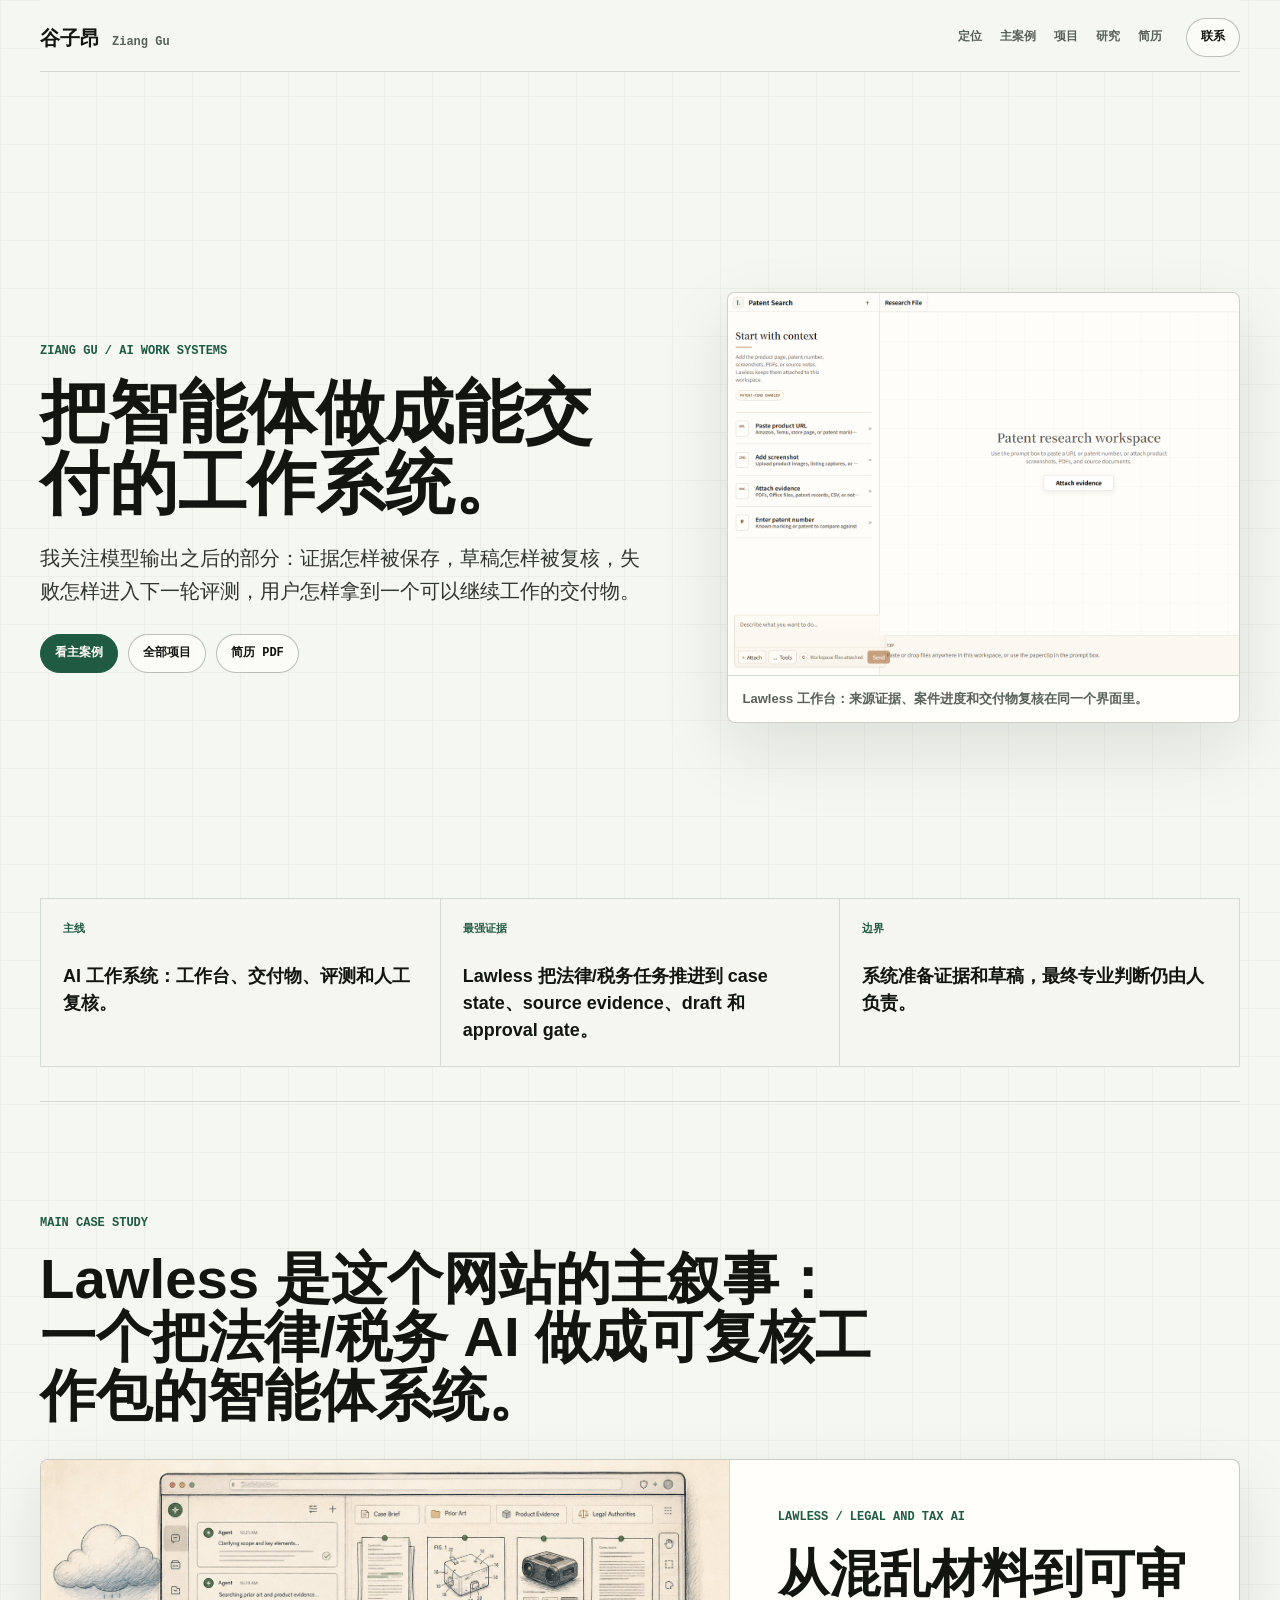
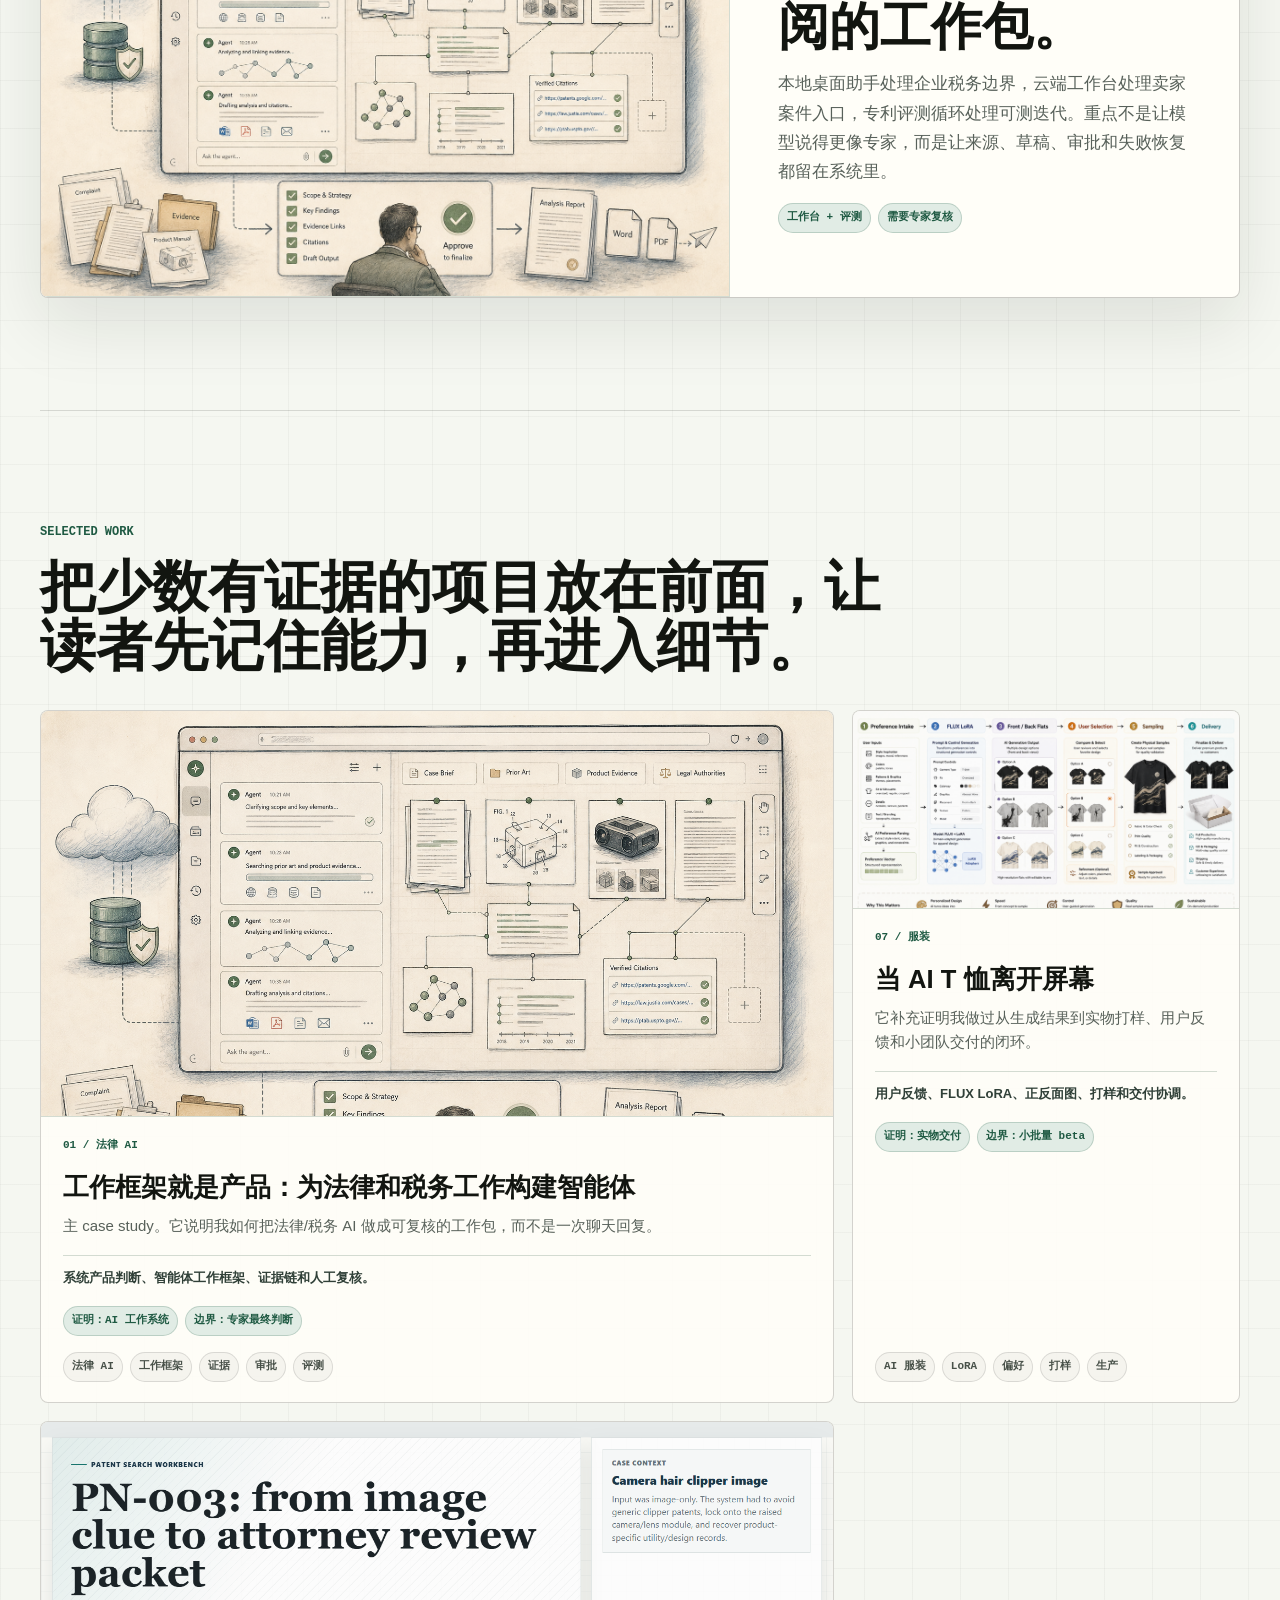
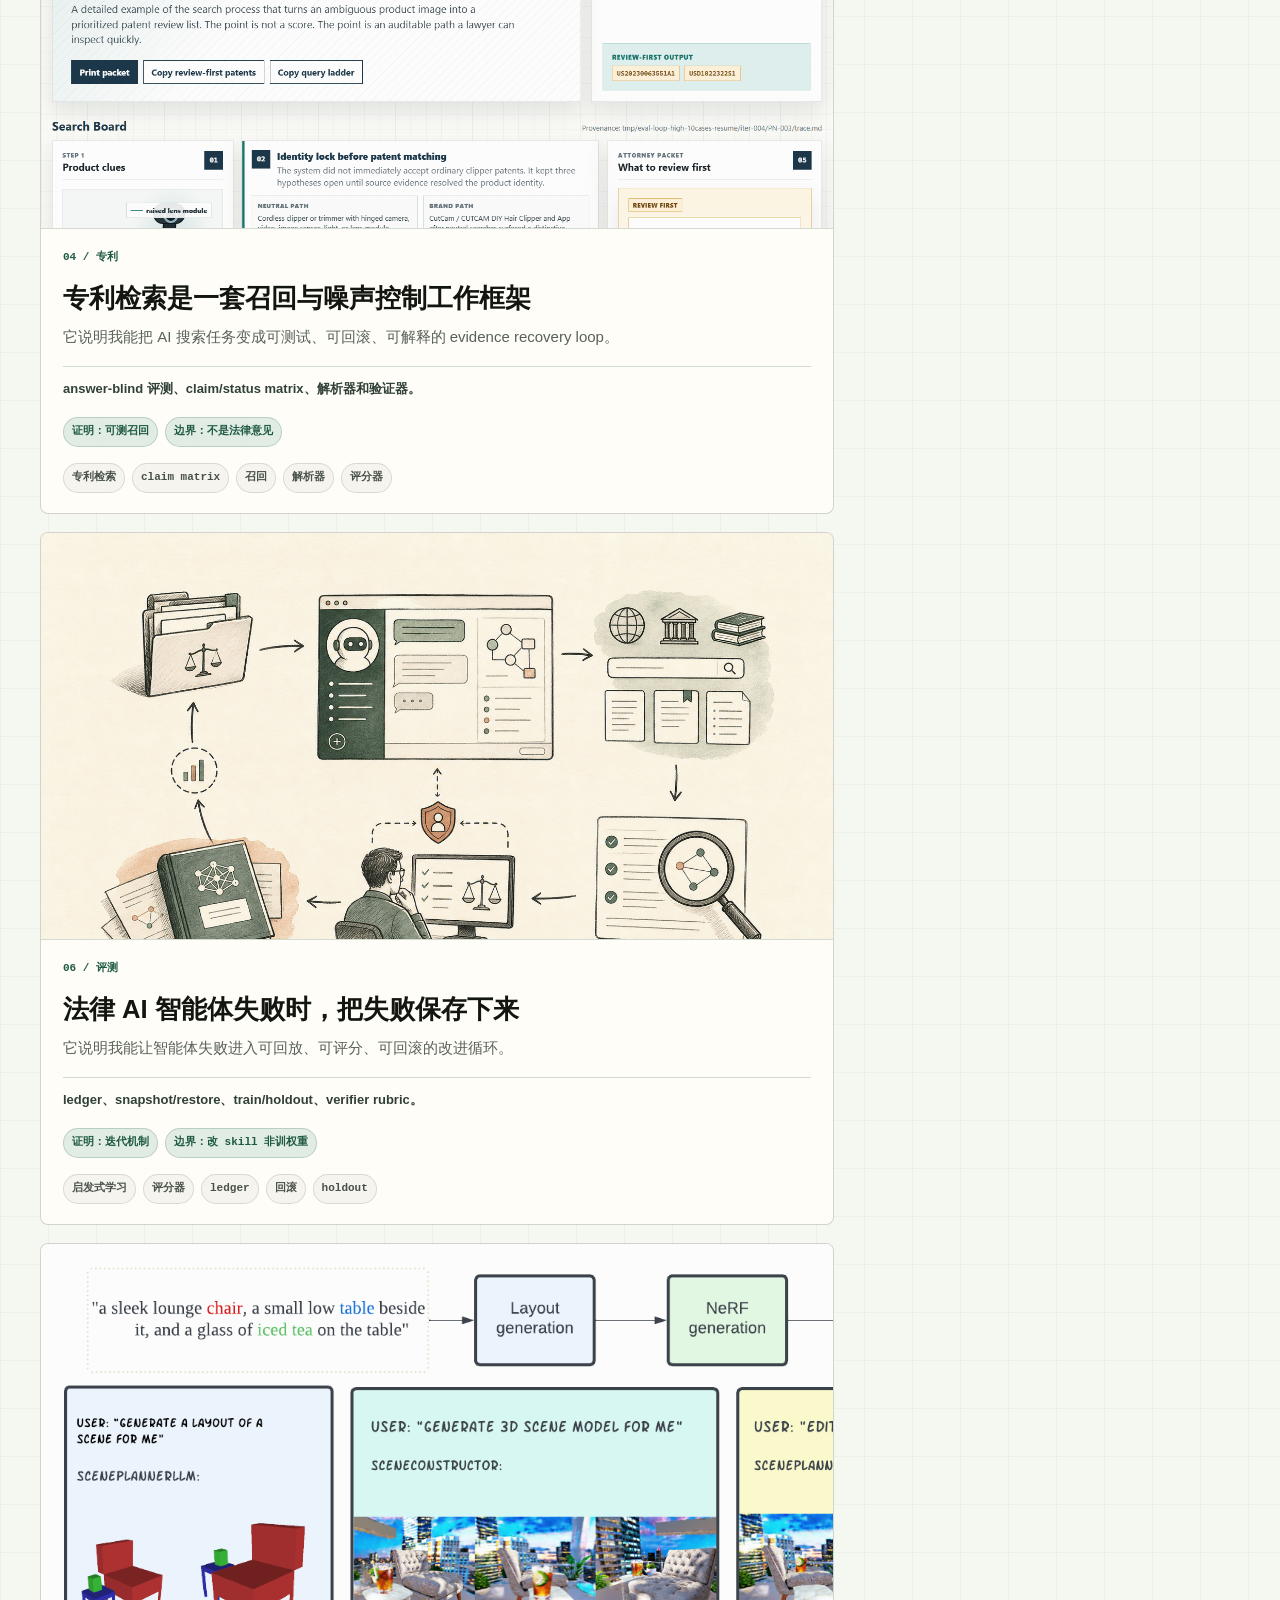
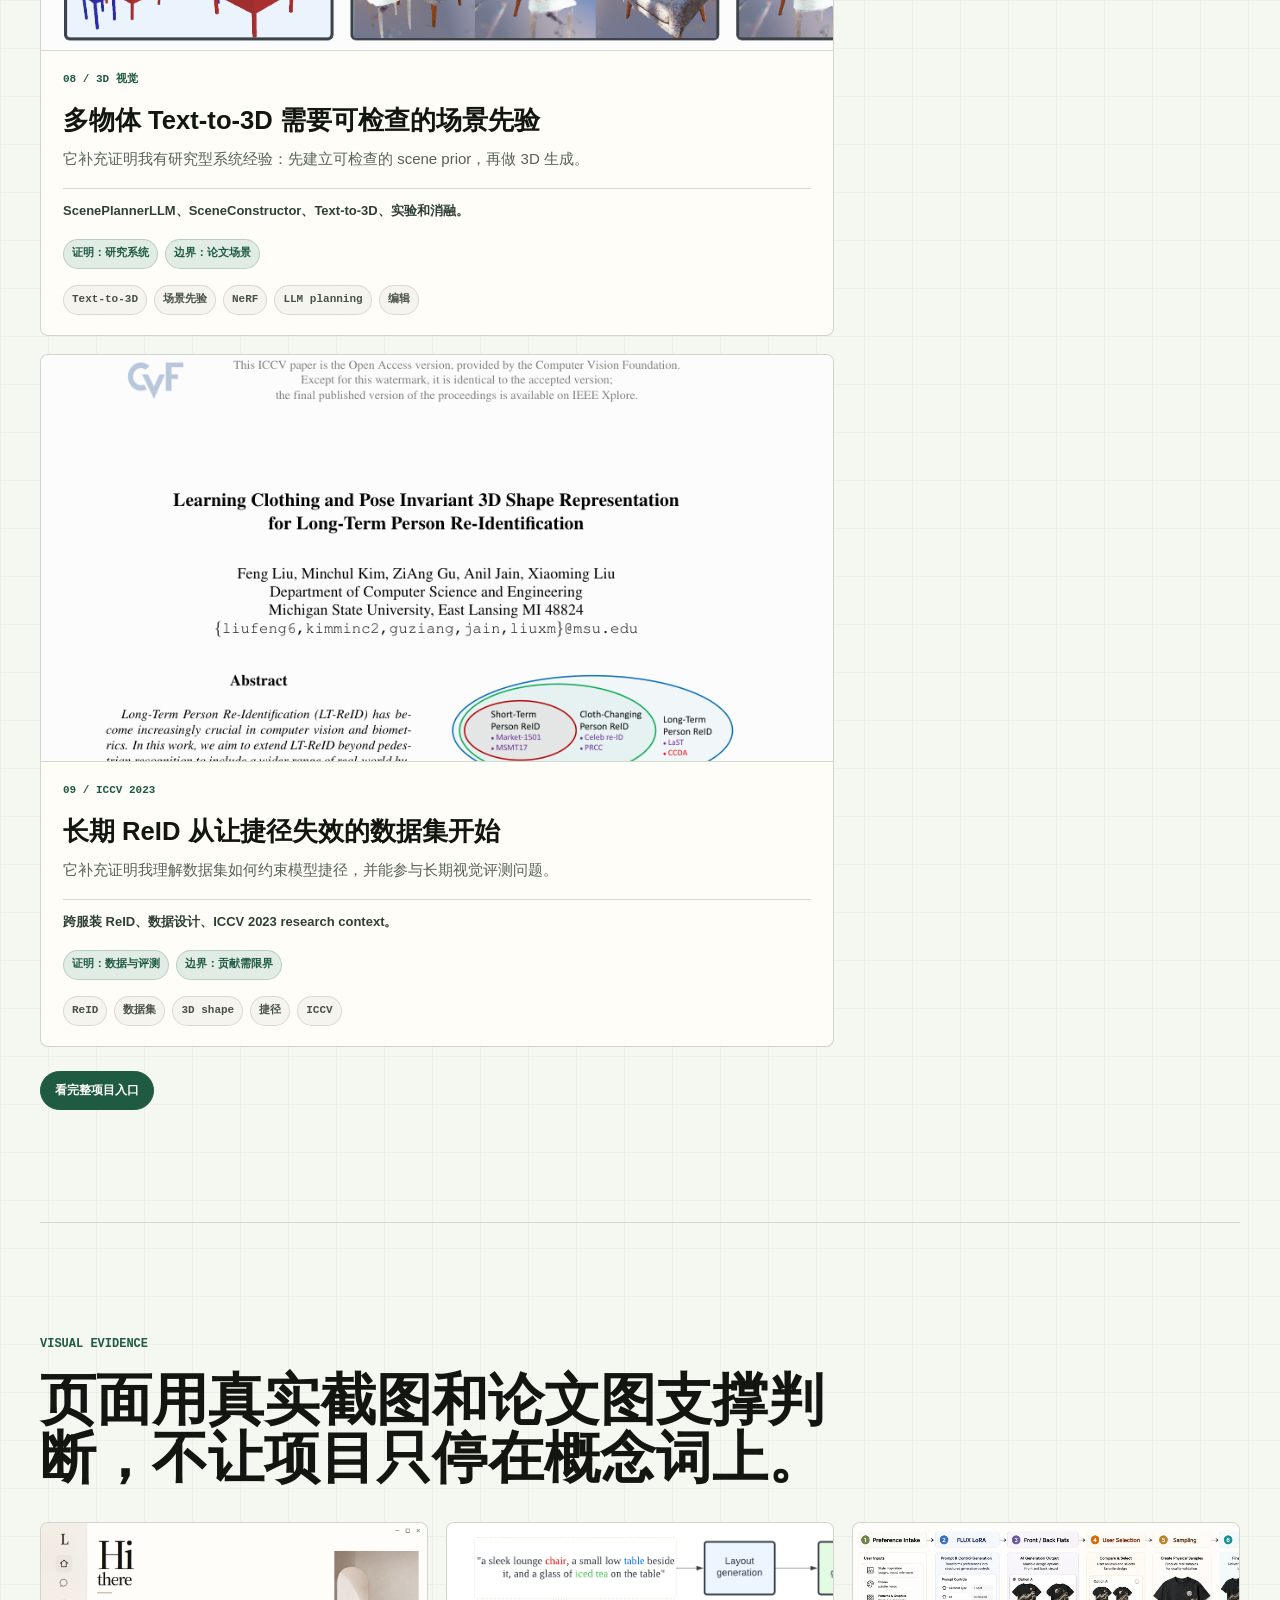
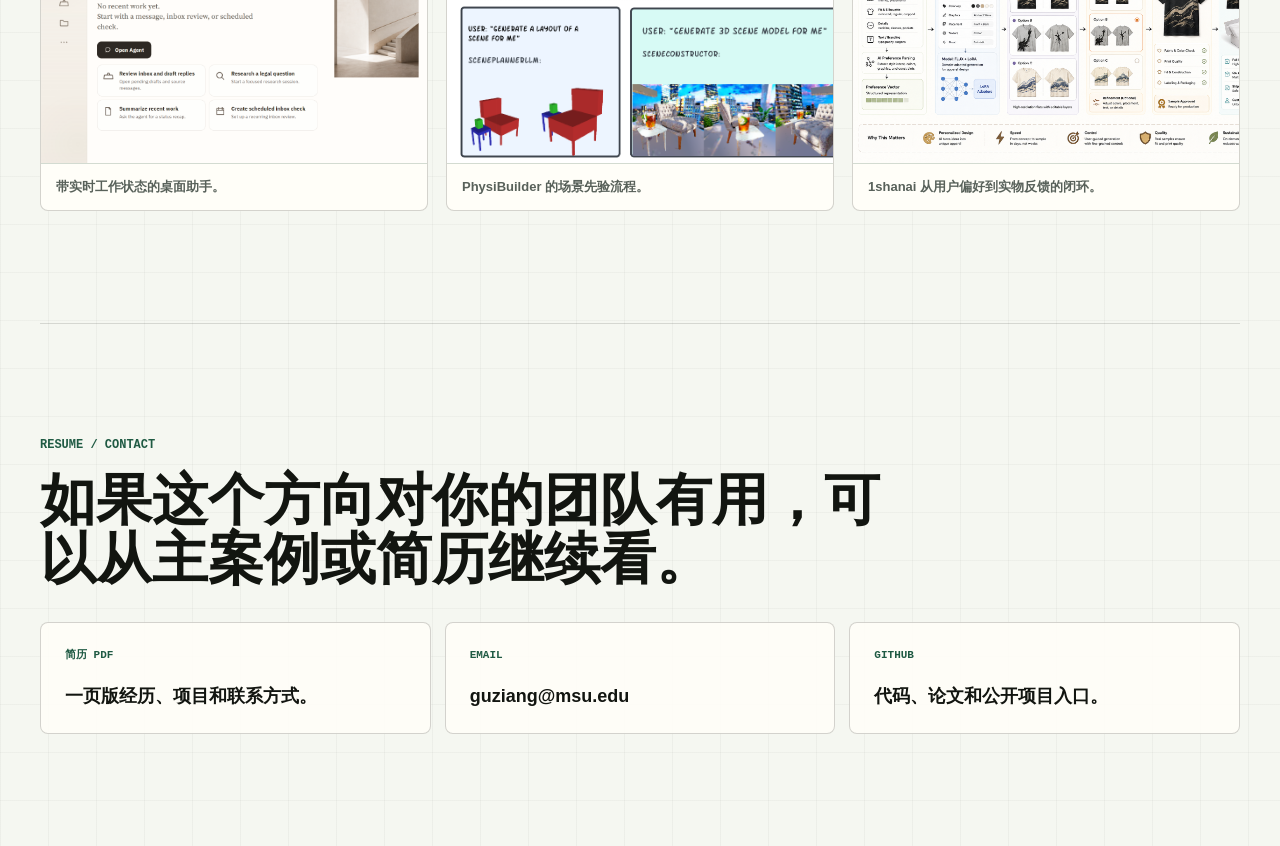
<file: index.html>
<!doctype html>
<html lang="zh-CN">
<head>
  <meta charset="utf-8" />
  <meta name="viewport" content="width=device-width, initial-scale=1" />
  <meta name="description" content="谷子昂的公开作品集：AI 工作系统、智能体工作台、证据支撑的交付物和产品工程。" />
  <title>谷子昂 / Ziang Gu</title>
  <link rel="icon" href="data:image/svg+xml,%3Csvg xmlns='http://www.w3.org/2000/svg' viewBox='0 0 64 64'%3E%3Crect width='64' height='64' fill='%230d3f32'/%3E%3Ctext x='32' y='42' font-size='34' text-anchor='middle' fill='%23fffaf0' font-family='serif'%3EZ%3C/text%3E%3C/svg%3E" />
  <link rel="stylesheet" href="./styles.css" />
</head>
<body class="">
  <header class="site-header">
    <a class="brand" href="./index.html"><span>谷子昂</span><small>Ziang Gu</small></a>
    <nav>
      <a href="./index.html#fit">定位</a>
      <a href="./lawless-agent-system.html">主案例</a>
      <a href="./project-reports.html">项目</a>
      <a href="./index.html#research">研究</a>
      <a href="./assets/ziang-gu-resume.pdf" target="_blank" rel="noreferrer">简历</a>
    </nav>
    <a class="pill" href="mailto:guziang@msu.edu">联系</a>
  </header>
  <main><section class="home-hero">
      <div class="hero-copy">
        <p class="eyebrow">Ziang Gu / AI work systems</p>
        <h1>把智能体做成能交付的工作系统。</h1>
        <p class="lead">我关注模型输出之后的部分：证据怎样被保存，草稿怎样被复核，失败怎样进入下一轮评测，用户怎样拿到一个可以继续工作的交付物。</p>
        <div class="action-row">
          <a href="./lawless-agent-system.html">看主案例</a>
          <a href="./project-reports.html">全部项目</a>
          <a href="./assets/ziang-gu-resume.pdf" target="_blank" rel="noreferrer">简历 PDF</a>
        </div>
      </div>
      <aside class="hero-visual">
        <figure>
          <img src="./assets/lawless-web-patent-workspace.png" alt="Lawless 专利工作台，包含来源和交付物面板" />
          <figcaption>Lawless 工作台：来源证据、案件进度和交付物复核在同一个界面里。</figcaption>
        </figure>
      </aside>
    </section>

    <section class="reader-strip" id="fit">
      <article><span>主线</span><p>AI 工作系统：工作台、交付物、评测和人工复核。</p></article>
      <article><span>最强证据</span><p>Lawless 把法律/税务任务推进到 case state、source evidence、draft 和 approval gate。</p></article>
      <article><span>边界</span><p>系统准备证据和草稿，最终专业判断仍由人负责。</p></article>
    </section>

    <section class="section main-case">
      <div class="section-head">
        <p class="eyebrow">Main case study</p>
        <h2>Lawless 是这个网站的主叙事：一个把法律/税务 AI 做成可复核工作包的智能体系统。</h2>
      </div>
      <a class="case-feature" href="./lawless-agent-system.html">
        <figure><img src="./assets/lawless-workspace-hero.png" alt="Lawless 智能体工作台概念图" /></figure>
        <div>
          <span>Lawless / Legal and Tax AI</span>
          <h3>从混乱材料到可审阅的工作包。</h3>
          <p>本地桌面助手处理企业税务边界，云端工作台处理卖家案件入口，专利评测循环处理可测迭代。重点不是让模型说得更像专家，而是让来源、草稿、审批和失败恢复都留在系统里。</p>
          <div class="card-chips"><b>工作台 + 评测</b><b>需要专家复核</b></div>
        </div>
      </a>
    </section>

    <section class="section" id="work">
      <div class="section-head">
        <p class="eyebrow">Selected work</p>
        <h2>把少数有证据的项目放在前面，让读者先记住能力，再进入细节。</h2>
      </div>
      <div class="project-grid"><a class="project-card flagship" href="./lawless-agent-system.html">
    <div class="card-media"><img src="./assets/lawless-workspace-hero.png" alt="Lawless 智能体工作台概念图" /></div>
    <span>01 / 法律 AI</span>
    <h3>工作框架就是产品：为法律和税务工作构建智能体</h3>
    <p>主 case study。它说明我如何把法律/税务 AI 做成可复核的工作包，而不是一次聊天回复。</p>
    <p class="proof-line">系统产品判断、智能体工作框架、证据链和人工复核。</p>
    <div class="card-chips">
      <b>证明：AI 工作系统</b>
      <b>边界：专家最终判断</b>
    </div>
    <div class="tag-row"><b>法律 AI</b><b>工作框架</b><b>证据</b><b>审批</b><b>评测</b></div>
  </a><a class="project-card flagship" href="./lawless-patent-search.html">
    <div class="card-media"><img src="./assets/patent-lawless-workbench.png" alt="Patent Lawless workbench" /></div>
    <span>04 / 专利</span>
    <h3>专利检索是一套召回与噪声控制工作框架</h3>
    <p>它说明我能把 AI 搜索任务变成可测试、可回滚、可解释的 evidence recovery loop。</p>
    <p class="proof-line">answer-blind 评测、claim/status matrix、解析器和验证器。</p>
    <div class="card-chips">
      <b>证明：可测召回</b>
      <b>边界：不是法律意见</b>
    </div>
    <div class="tag-row"><b>专利检索</b><b>claim matrix</b><b>召回</b><b>解析器</b><b>评分器</b></div>
  </a><a class="project-card flagship" href="./lawless-heuristic-eval.html">
    <div class="card-media"><img src="./assets/heuristic-learning-loop.png" alt="启发式学习循环图" /></div>
    <span>06 / 评测</span>
    <h3>法律 AI 智能体失败时，把失败保存下来</h3>
    <p>它说明我能让智能体失败进入可回放、可评分、可回滚的改进循环。</p>
    <p class="proof-line">ledger、snapshot/restore、train/holdout、verifier rubric。</p>
    <div class="card-chips">
      <b>证明：迭代机制</b>
      <b>边界：改 skill 非训权重</b>
    </div>
    <div class="tag-row"><b>启发式学习</b><b>评分器</b><b>ledger</b><b>回滚</b><b>holdout</b></div>
  </a><a class="project-card flagship" href="./physibuilder.html">
    <div class="card-media"><img src="./assets/physibuilder-figure2.png" alt="PhysiBuilder 框架总览" /></div>
    <span>08 / 3D 视觉</span>
    <h3>多物体 Text-to-3D 需要可检查的场景先验</h3>
    <p>它补充证明我有研究型系统经验：先建立可检查的 scene prior，再做 3D 生成。</p>
    <p class="proof-line">ScenePlannerLLM、SceneConstructor、Text-to-3D、实验和消融。</p>
    <div class="card-chips">
      <b>证明：研究系统</b>
      <b>边界：论文场景</b>
    </div>
    <div class="tag-row"><b>Text-to-3D</b><b>场景先验</b><b>NeRF</b><b>LLM planning</b><b>编辑</b></div>
  </a><a class="project-card flagship" href="./long-term-reid.html">
    <div class="card-media"><img src="./assets/iccv2023-title-page.png" alt="ICCV 2023 ReID 论文标题页" /></div>
    <span>09 / ICCV 2023</span>
    <h3>长期 ReID 从让捷径失效的数据集开始</h3>
    <p>它补充证明我理解数据集如何约束模型捷径，并能参与长期视觉评测问题。</p>
    <p class="proof-line">跨服装 ReID、数据设计、ICCV 2023 research context。</p>
    <div class="card-chips">
      <b>证明：数据与评测</b>
      <b>边界：贡献需限界</b>
    </div>
    <div class="tag-row"><b>ReID</b><b>数据集</b><b>3D shape</b><b>捷径</b><b>ICCV</b></div>
  </a><a class="project-card medium" href="./shanai-ai-apparel.html">
    <div class="card-media"><img src="./assets/shanai-workflow-diagram.png" alt="1shanai 服装工作流图" /></div>
    <span>07 / 服装</span>
    <h3>当 AI T 恤离开屏幕</h3>
    <p>它补充证明我做过从生成结果到实物打样、用户反馈和小团队交付的闭环。</p>
    <p class="proof-line">用户反馈、FLUX LoRA、正反面图、打样和交付协调。</p>
    <div class="card-chips">
      <b>证明：实物交付</b>
      <b>边界：小批量 beta</b>
    </div>
    <div class="tag-row"><b>AI 服装</b><b>LoRA</b><b>偏好</b><b>打样</b><b>生产</b></div>
  </a></div>
      <div class="section-action"><a href="./project-reports.html">看完整项目入口</a></div>
    </section>

    <section class="section evidence-gallery" id="research">
      <div class="section-head">
        <p class="eyebrow">Visual evidence</p>
        <h2>页面用真实截图和论文图支撑判断，不让项目只停在概念词上。</h2>
      </div>
      <div class="media-grid">
        <figure><img src="./assets/lawless-desktop-chat-live.png" alt="Lawless 桌面助手对话界面" /><figcaption>带实时工作状态的桌面助手。</figcaption></figure>
        <figure><img src="./assets/physibuilder-figure2.png" alt="PhysiBuilder 框架图" /><figcaption>PhysiBuilder 的场景先验流程。</figcaption></figure>
        <figure><img src="./assets/shanai-workflow-diagram.png" alt="1shanai 工作流图" /><figcaption>1shanai 从用户偏好到实物反馈的闭环。</figcaption></figure>
      </div>
    </section>

    <section class="section resume-contact">
      <div class="section-head">
        <p class="eyebrow">Resume / Contact</p>
        <h2>如果这个方向对你的团队有用，可以从主案例或简历继续看。</h2>
      </div>
      <div class="contact-grid-site">
        <a href="./assets/ziang-gu-resume.pdf" target="_blank" rel="noreferrer"><span>简历 PDF</span><p>一页版经历、项目和联系方式。</p></a>
        <a href="mailto:guziang@msu.edu"><span>Email</span><p>guziang@msu.edu</p></a>
        <a href="https://github.com/ZiAngGu1" target="_blank" rel="noreferrer"><span>GitHub</span><p>代码、论文和公开项目入口。</p></a>
      </div>
    </section></main>
</body>
</html>
</file>
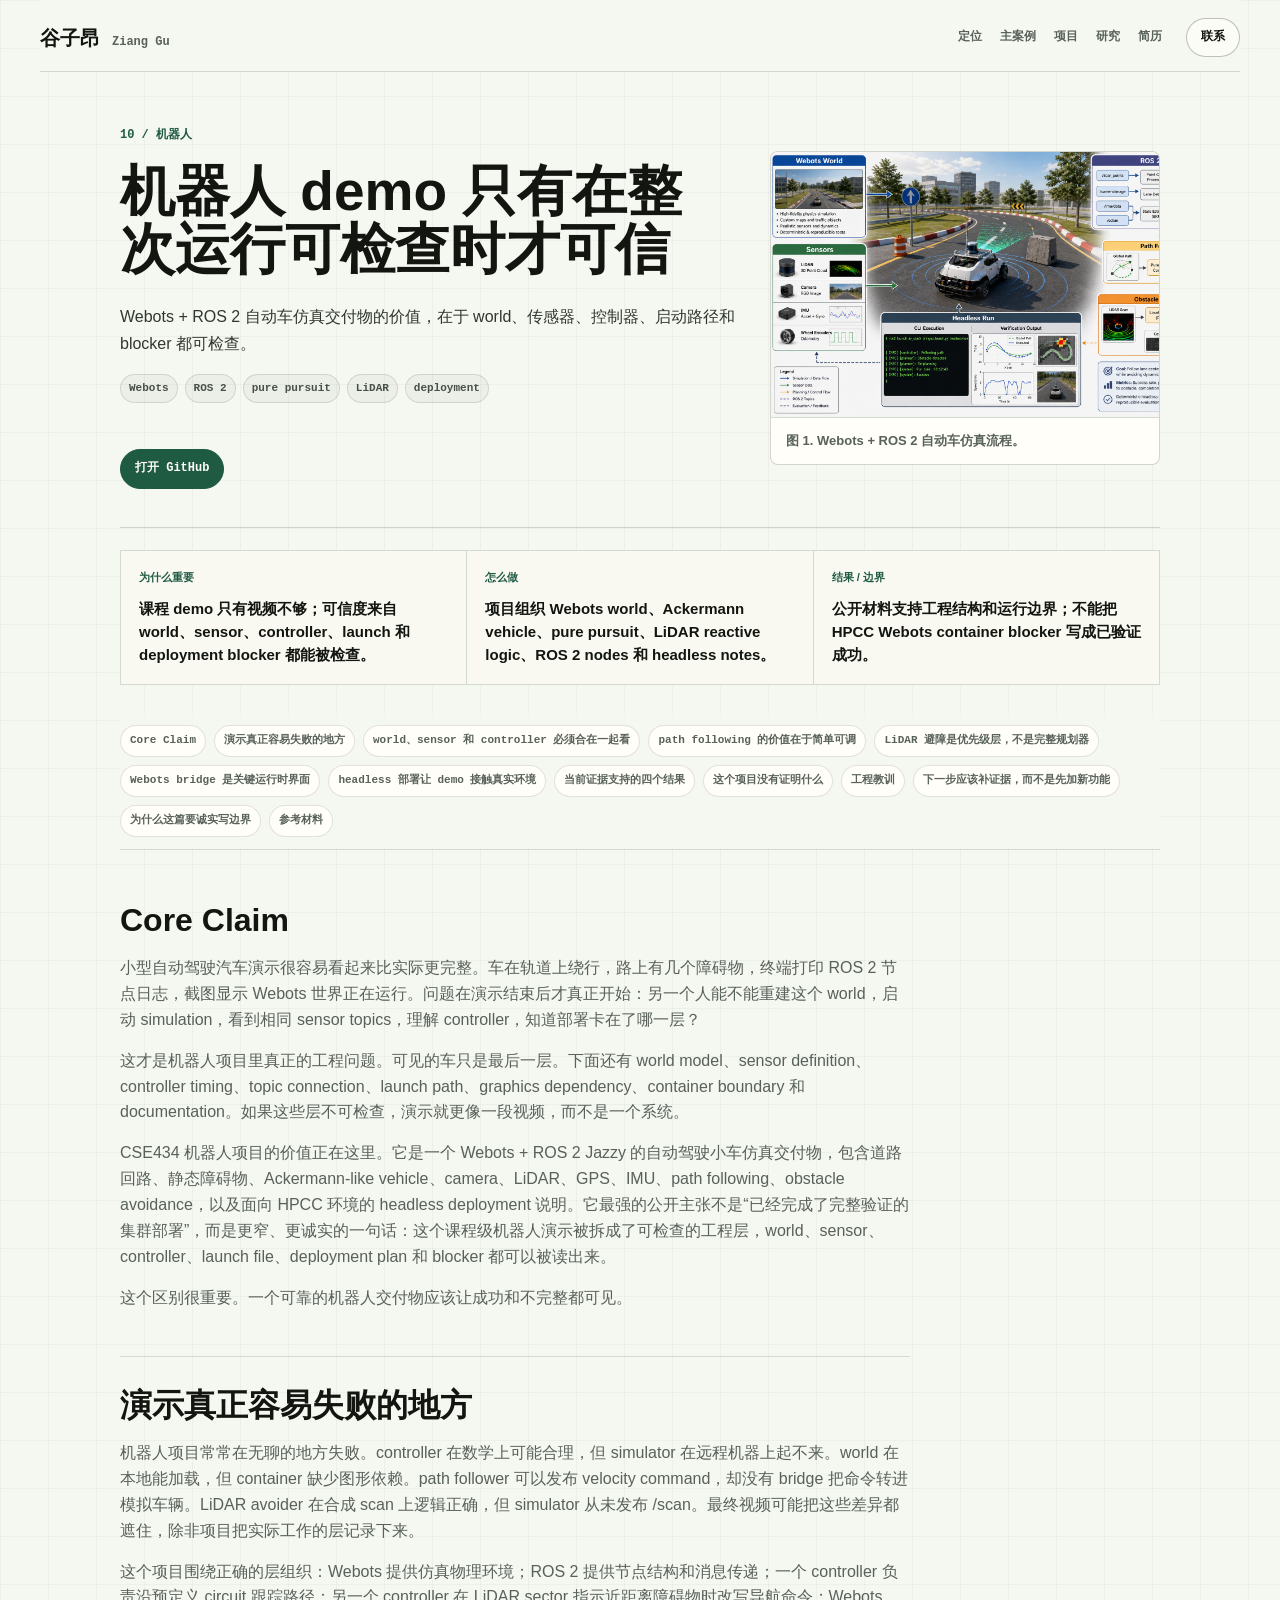
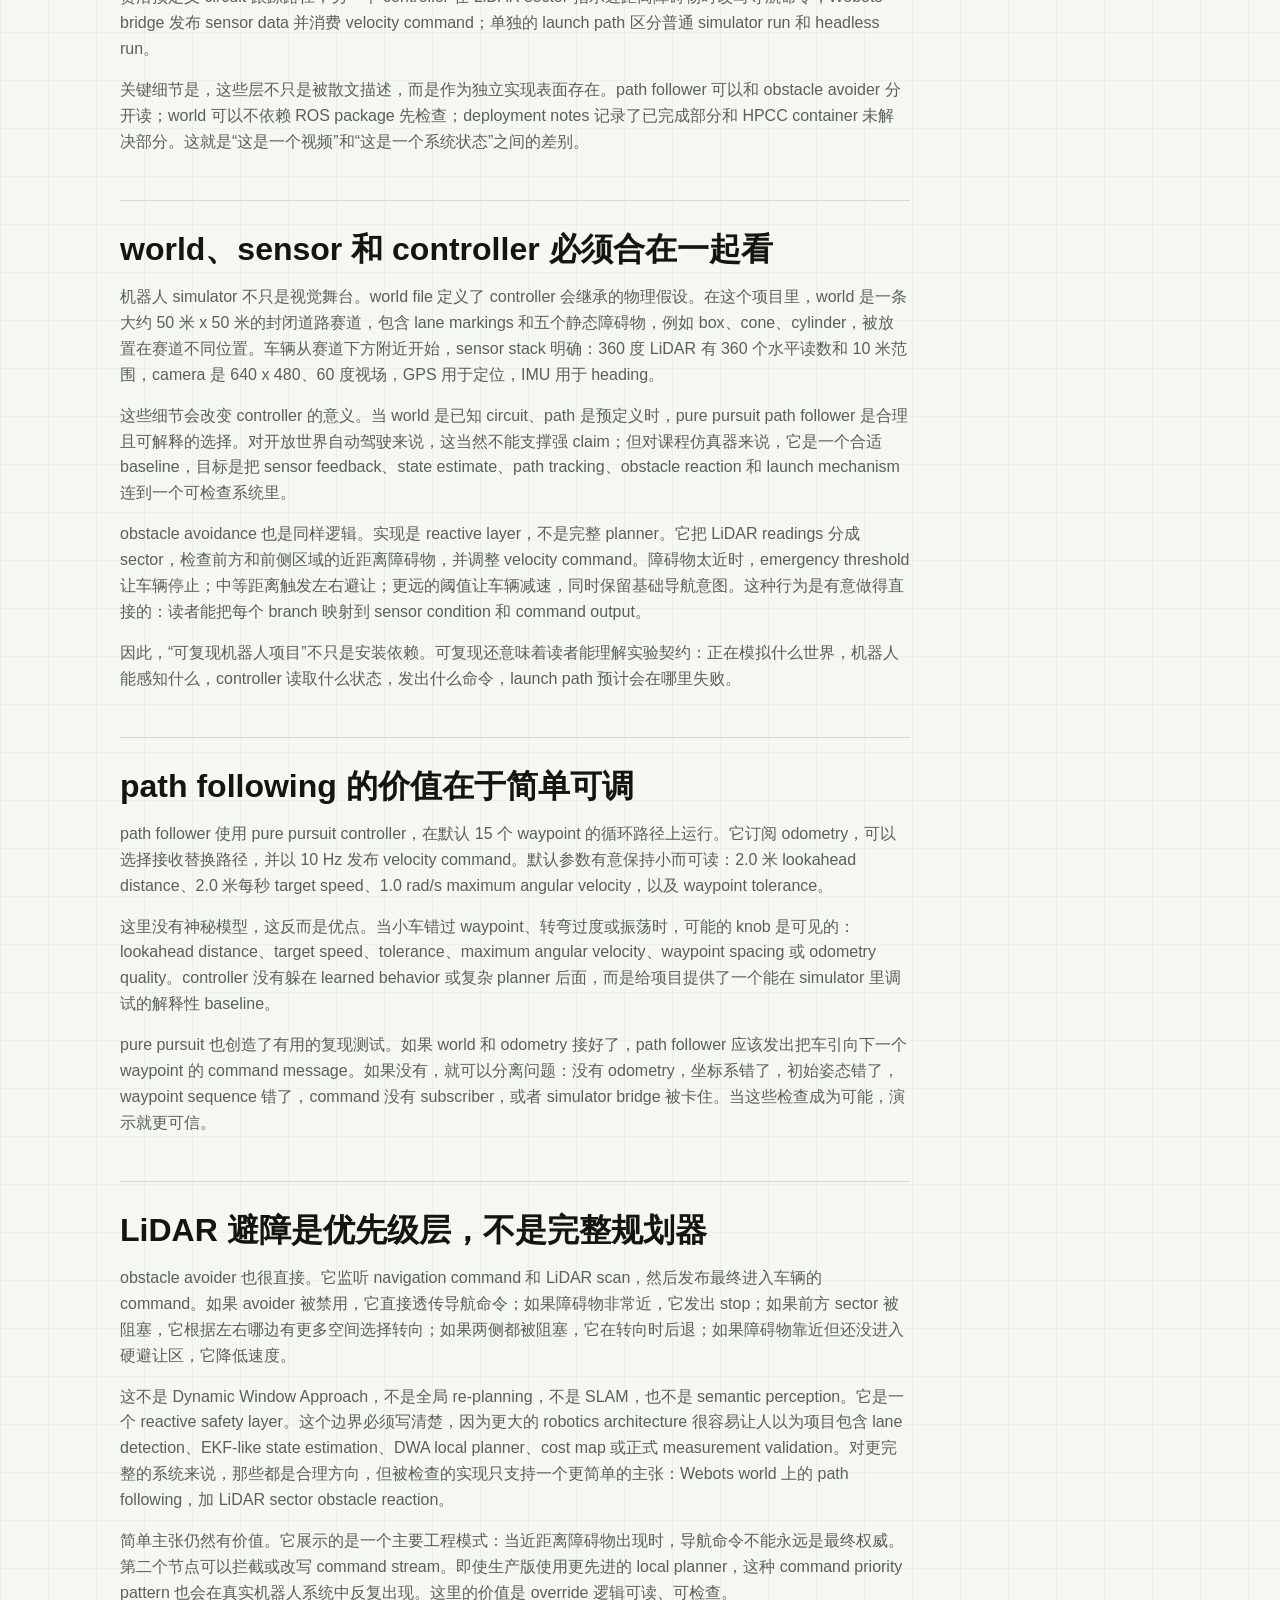
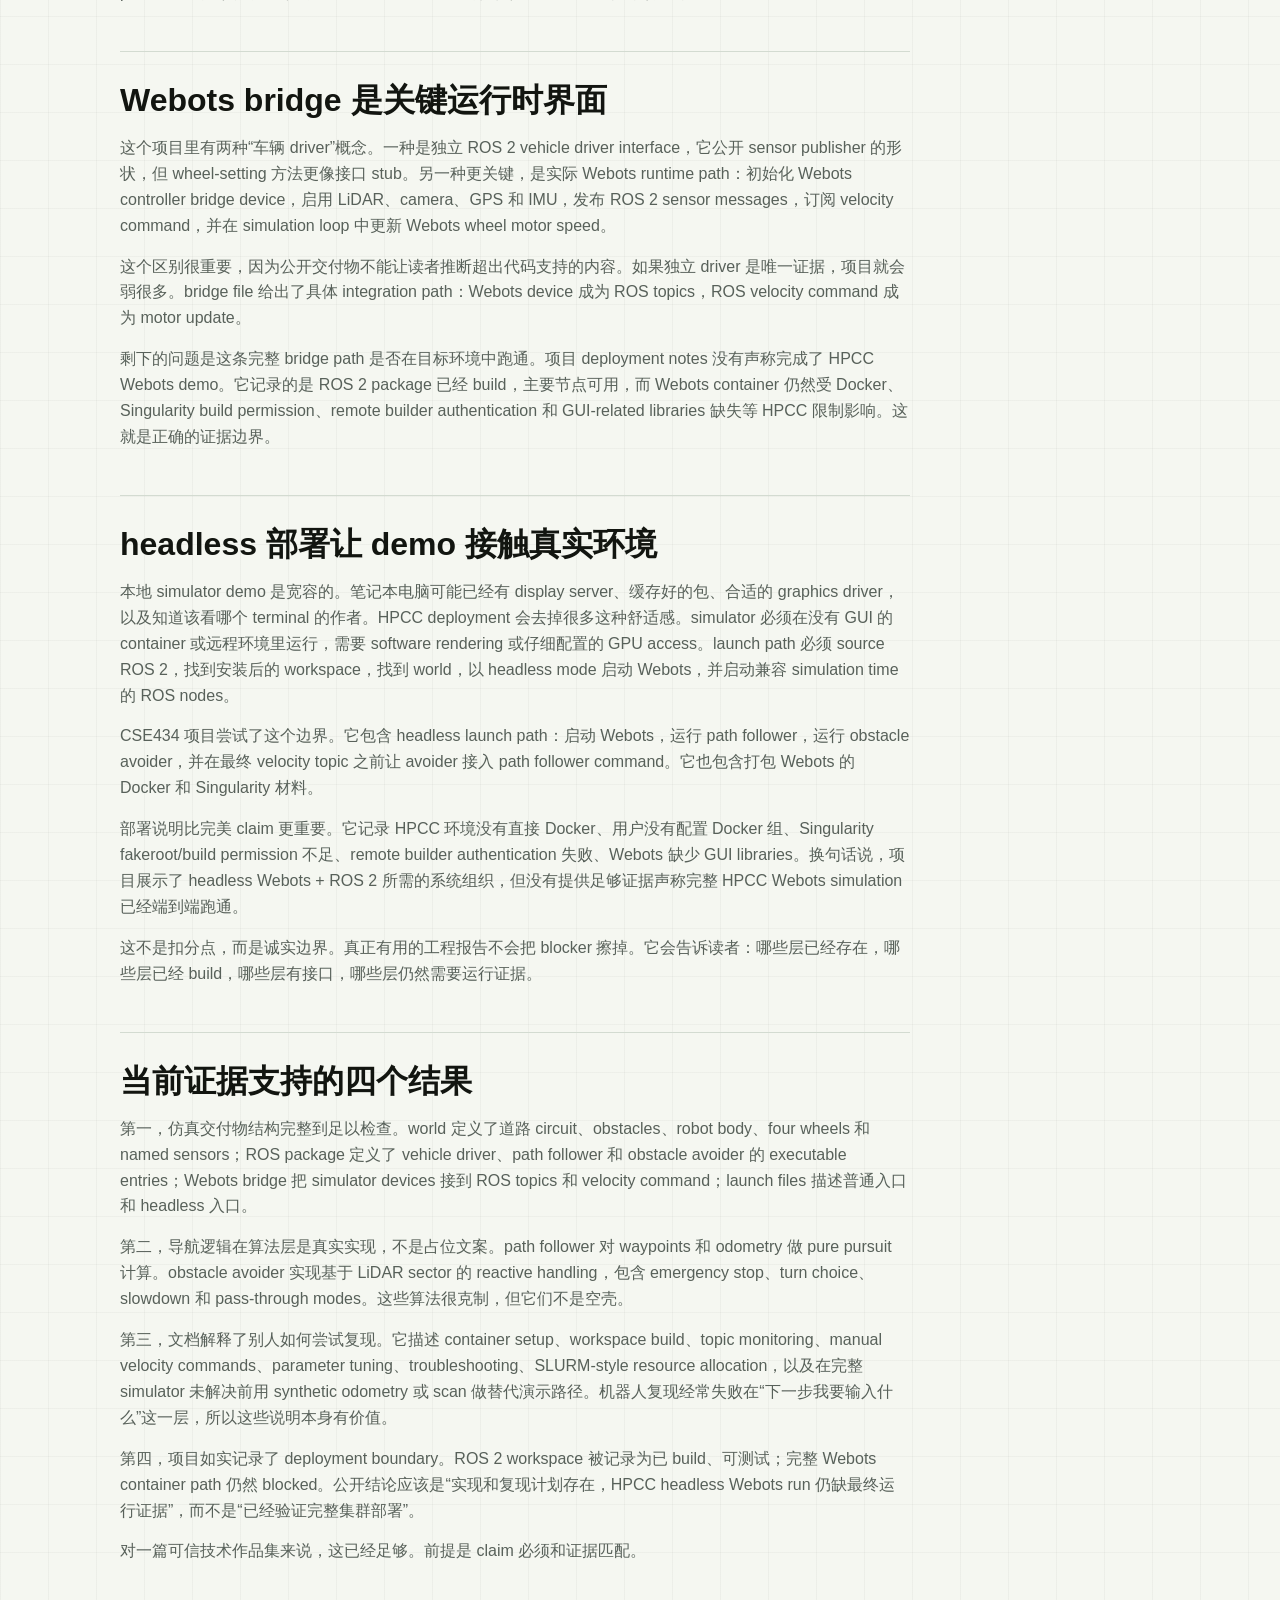
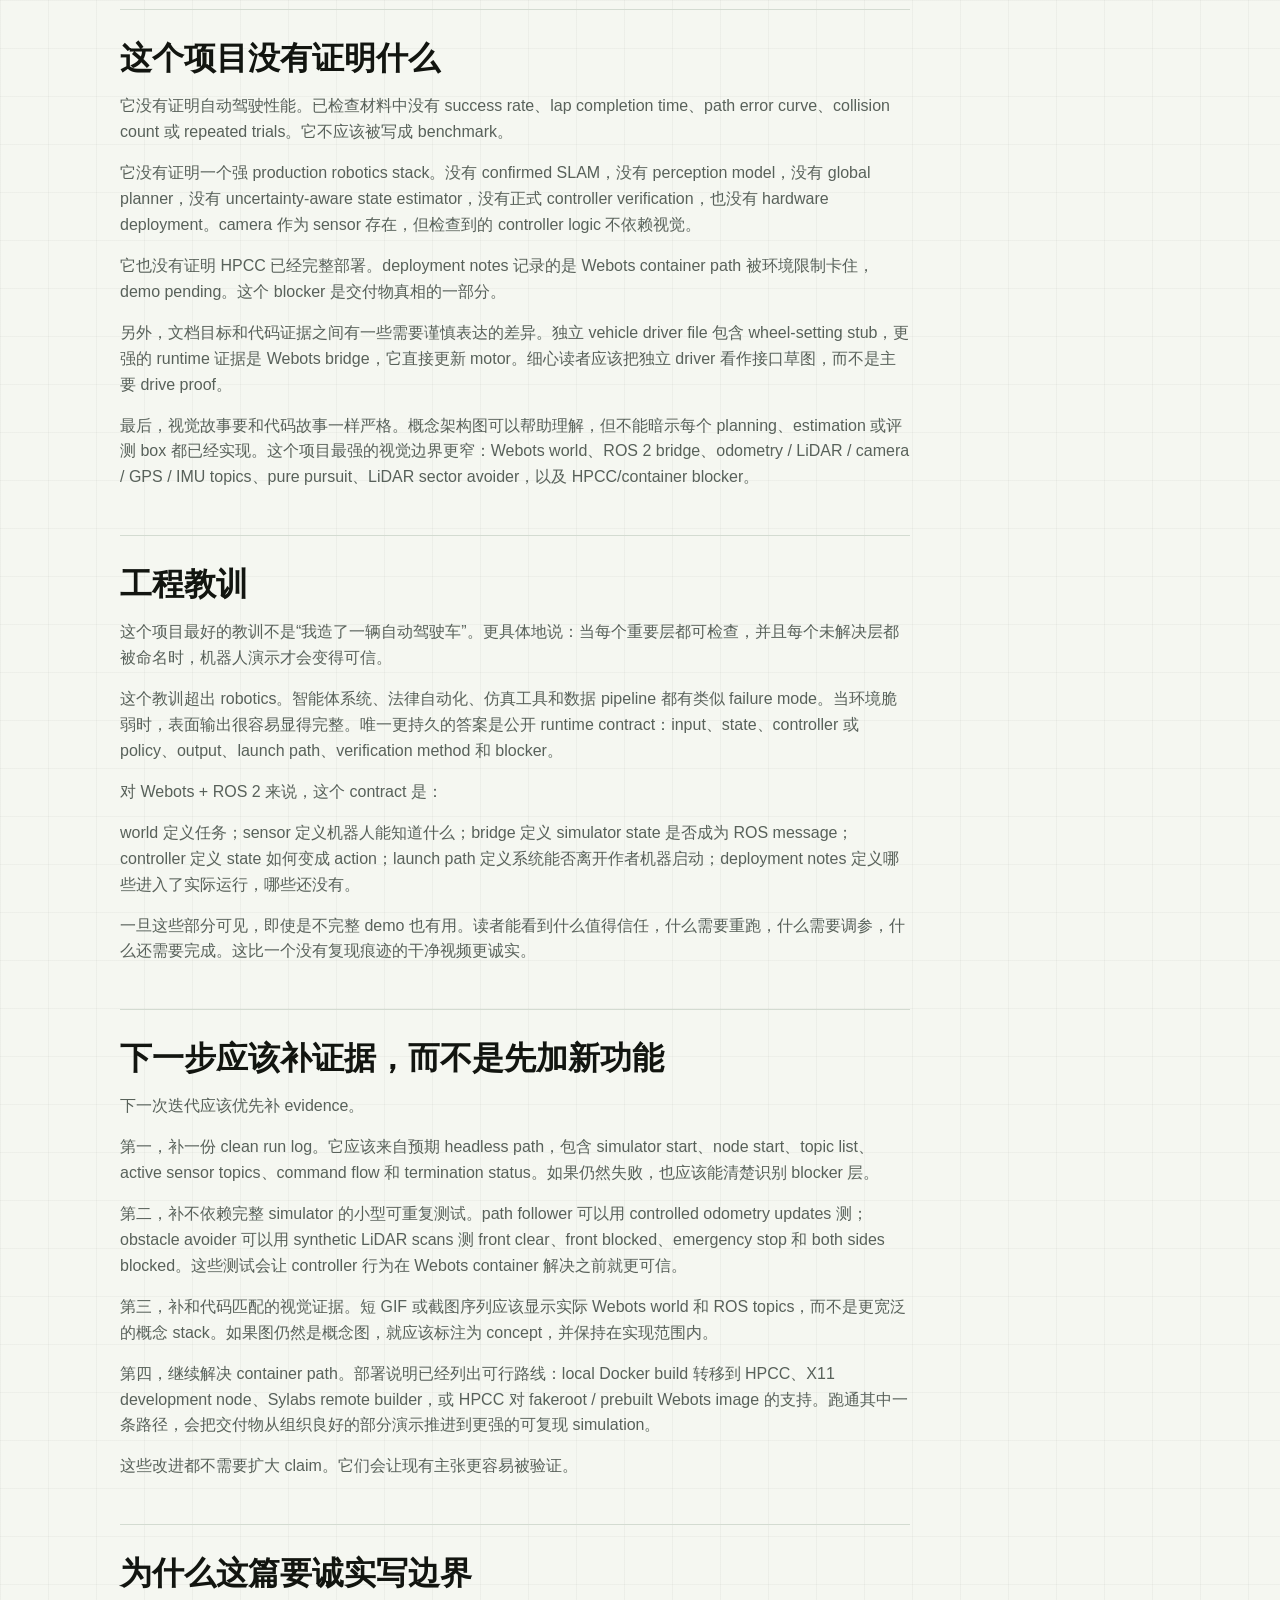
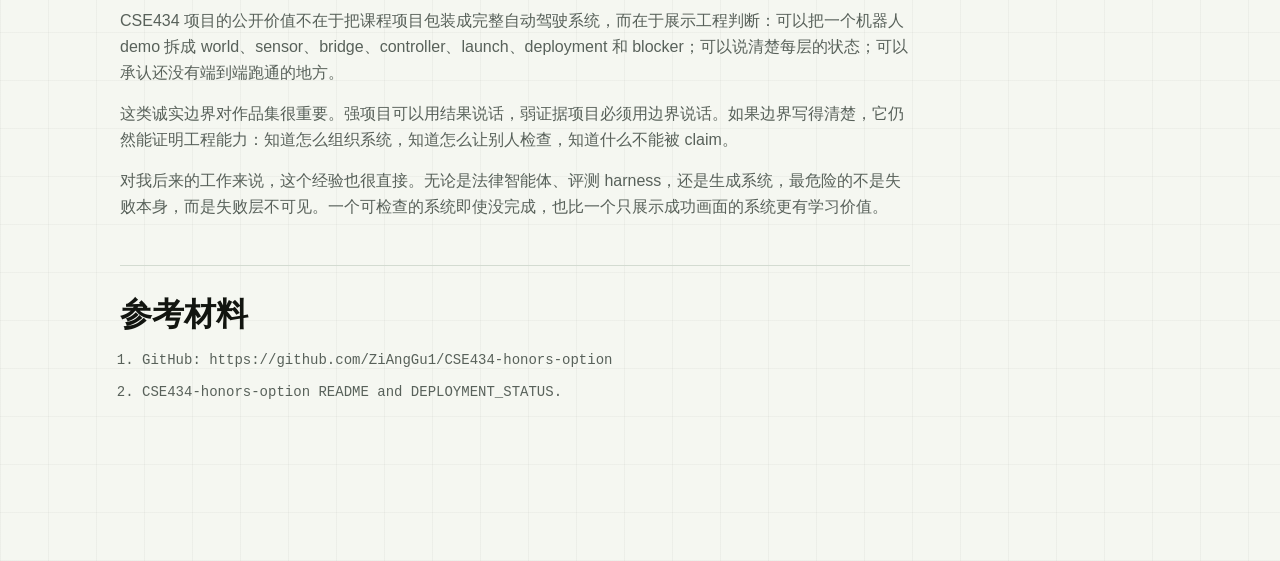
<file: cse434-robotics.html>
<!doctype html>
<html lang="zh-CN">
<head>
  <meta charset="utf-8" />
  <meta name="viewport" content="width=device-width, initial-scale=1" />
  <meta name="description" content="Webots + ROS 2 自动车仿真交付物的价值，在于 world、传感器、控制器、启动路径和 blocker 都可检查。" />
  <title>机器人 demo 只有在整次运行可检查时才可信 / Ziang Gu</title>
  <link rel="icon" href="data:image/svg+xml,%3Csvg xmlns='http://www.w3.org/2000/svg' viewBox='0 0 64 64'%3E%3Crect width='64' height='64' fill='%230d3f32'/%3E%3Ctext x='32' y='42' font-size='34' text-anchor='middle' fill='%23fffaf0' font-family='serif'%3EZ%3C/text%3E%3C/svg%3E" />
  <link rel="stylesheet" href="./styles.css" />
</head>
<body class="paper-page">
  <header class="site-header">
    <a class="brand" href="./index.html"><span>谷子昂</span><small>Ziang Gu</small></a>
    <nav>
      <a href="./index.html#fit">定位</a>
      <a href="./lawless-agent-system.html">主案例</a>
      <a href="./project-reports.html">项目</a>
      <a href="./index.html#research">研究</a>
      <a href="./assets/ziang-gu-resume.pdf" target="_blank" rel="noreferrer">简历</a>
    </nav>
    <a class="pill" href="mailto:guziang@msu.edu">联系</a>
  </header>
  <main><article class="paper">
      <header class="paper-hero">
        <div>
          <p class="eyebrow">10 / 机器人</p>
          <h1>机器人 demo 只有在整次运行可检查时才可信</h1>
          <p class="dek">Webots + ROS 2 自动车仿真交付物的价值，在于 world、传感器、控制器、启动路径和 blocker 都可检查。</p>
          <div class="tag-row hero-tags"><b>Webots</b><b>ROS 2</b><b>pure pursuit</b><b>LiDAR</b><b>deployment</b></div>
          <div class="action-row"><a href="https://github.com/ZiAngGu1/CSE434-honors-option" target="_blank" rel="noreferrer">打开 GitHub</a></div>
        </div>
        <figure class="paper-figure">
    <img src="./assets/cse434-robotics-diagram.png" alt="CSE434 robotics system diagram" />
    <figcaption>图 1. Webots + ROS 2 自动车仿真流程。</figcaption>
  </figure>
      </header>

      <section class="case-brief" aria-label="Case study brief">
    <article>
          <span>为什么重要</span>
          <p>课程 demo 只有视频不够；可信度来自 world、sensor、controller、launch 和 deployment blocker 都能被检查。</p>
        </article><article>
          <span>怎么做</span>
          <p>项目组织 Webots world、Ackermann vehicle、pure pursuit、LiDAR reactive logic、ROS 2 nodes 和 headless notes。</p>
        </article><article>
          <span>结果 / 边界</span>
          <p>公开材料支持工程结构和运行边界；不能把 HPCC Webots container blocker 写成已验证成功。</p>
        </article>
  </section>

      <aside class="toc">
        <a href="#s1">Core Claim</a><a href="#s2">演示真正容易失败的地方</a><a href="#s3">world、sensor 和 controller 必须合在一起看</a><a href="#s4">path following 的价值在于简单可调</a><a href="#s5">LiDAR 避障是优先级层，不是完整规划器</a><a href="#s6">Webots bridge 是关键运行时界面</a><a href="#s7">headless 部署让 demo 接触真实环境</a><a href="#s8">当前证据支持的四个结果</a><a href="#s9">这个项目没有证明什么</a><a href="#s10">工程教训</a><a href="#s11">下一步应该补证据，而不是先加新功能</a><a href="#s12">为什么这篇要诚实写边界</a>
        
        <a href="#references">参考材料</a>
      </aside>

      
      <section class="paper-section" id="s1">
    <h2>Core Claim</h2>
    <p>小型自动驾驶汽车演示很容易看起来比实际更完整。车在轨道上绕行，路上有几个障碍物，终端打印 ROS 2 节点日志，截图显示 Webots 世界正在运行。问题在演示结束后才真正开始：另一个人能不能重建这个 world，启动 simulation，看到相同 sensor topics，理解 controller，知道部署卡在了哪一层？</p>
<p>这才是机器人项目里真正的工程问题。可见的车只是最后一层。下面还有 world model、sensor definition、controller timing、topic connection、launch path、graphics dependency、container boundary 和 documentation。如果这些层不可检查，演示就更像一段视频，而不是一个系统。</p>
<p>CSE434 机器人项目的价值正在这里。它是一个 Webots + ROS 2 Jazzy 的自动驾驶小车仿真交付物，包含道路回路、静态障碍物、Ackermann-like vehicle、camera、LiDAR、GPS、IMU、path following、obstacle avoidance，以及面向 HPCC 环境的 headless deployment 说明。它最强的公开主张不是“已经完成了完整验证的集群部署”，而是更窄、更诚实的一句话：这个课程级机器人演示被拆成了可检查的工程层，world、sensor、controller、launch file、deployment plan 和 blocker 都可以被读出来。</p>
<p>这个区别很重要。一个可靠的机器人交付物应该让成功和不完整都可见。</p>
  </section>
<section class="paper-section" id="s2">
    <h2>演示真正容易失败的地方</h2>
    <p>机器人项目常常在无聊的地方失败。controller 在数学上可能合理，但 simulator 在远程机器上起不来。world 在本地能加载，但 container 缺少图形依赖。path follower 可以发布 velocity command，却没有 bridge 把命令转进模拟车辆。LiDAR avoider 在合成 scan 上逻辑正确，但 simulator 从未发布 /scan。最终视频可能把这些差异都遮住，除非项目把实际工作的层记录下来。</p>
<p>这个项目围绕正确的层组织：Webots 提供仿真物理环境；ROS 2 提供节点结构和消息传递；一个 controller 负责沿预定义 circuit 跟踪路径；另一个 controller 在 LiDAR sector 指示近距离障碍物时改写导航命令；Webots bridge 发布 sensor data 并消费 velocity command；单独的 launch path 区分普通 simulator run 和 headless run。</p>
<p>关键细节是，这些层不只是被散文描述，而是作为独立实现表面存在。path follower 可以和 obstacle avoider 分开读；world 可以不依赖 ROS package 先检查；deployment notes 记录了已完成部分和 HPCC container 未解决部分。这就是“这是一个视频”和“这是一个系统状态”之间的差别。</p>
  </section>
<section class="paper-section" id="s3">
    <h2>world、sensor 和 controller 必须合在一起看</h2>
    <p>机器人 simulator 不只是视觉舞台。world file 定义了 controller 会继承的物理假设。在这个项目里，world 是一条大约 50 米 x 50 米的封闭道路赛道，包含 lane markings 和五个静态障碍物，例如 box、cone、cylinder，被放置在赛道不同位置。车辆从赛道下方附近开始，sensor stack 明确：360 度 LiDAR 有 360 个水平读数和 10 米范围，camera 是 640 x 480、60 度视场，GPS 用于定位，IMU 用于 heading。</p>
<p>这些细节会改变 controller 的意义。当 world 是已知 circuit、path 是预定义时，pure pursuit path follower 是合理且可解释的选择。对开放世界自动驾驶来说，这当然不能支撑强 claim；但对课程仿真器来说，它是一个合适 baseline，目标是把 sensor feedback、state estimate、path tracking、obstacle reaction 和 launch mechanism 连到一个可检查系统里。</p>
<p>obstacle avoidance 也是同样逻辑。实现是 reactive layer，不是完整 planner。它把 LiDAR readings 分成 sector，检查前方和前侧区域的近距离障碍物，并调整 velocity command。障碍物太近时，emergency threshold 让车辆停止；中等距离触发左右避让；更远的阈值让车辆减速，同时保留基础导航意图。这种行为是有意做得直接的：读者能把每个 branch 映射到 sensor condition 和 command output。</p>
<p>因此，“可复现机器人项目”不只是安装依赖。可复现还意味着读者能理解实验契约：正在模拟什么世界，机器人能感知什么，controller 读取什么状态，发出什么命令，launch path 预计会在哪里失败。</p>
  </section>
<section class="paper-section" id="s4">
    <h2>path following 的价值在于简单可调</h2>
    <p>path follower 使用 pure pursuit controller，在默认 15 个 waypoint 的循环路径上运行。它订阅 odometry，可以选择接收替换路径，并以 10 Hz 发布 velocity command。默认参数有意保持小而可读：2.0 米 lookahead distance、2.0 米每秒 target speed、1.0 rad/s maximum angular velocity，以及 waypoint tolerance。</p>
<p>这里没有神秘模型，这反而是优点。当小车错过 waypoint、转弯过度或振荡时，可能的 knob 是可见的：lookahead distance、target speed、tolerance、maximum angular velocity、waypoint spacing 或 odometry quality。controller 没有躲在 learned behavior 或复杂 planner 后面，而是给项目提供了一个能在 simulator 里调试的解释性 baseline。</p>
<p>pure pursuit 也创造了有用的复现测试。如果 world 和 odometry 接好了，path follower 应该发出把车引向下一个 waypoint 的 command message。如果没有，就可以分离问题：没有 odometry，坐标系错了，初始姿态错了，waypoint sequence 错了，command 没有 subscriber，或者 simulator bridge 被卡住。当这些检查成为可能，演示就更可信。</p>
  </section>
<section class="paper-section" id="s5">
    <h2>LiDAR 避障是优先级层，不是完整规划器</h2>
    <p>obstacle avoider 也很直接。它监听 navigation command 和 LiDAR scan，然后发布最终进入车辆的 command。如果 avoider 被禁用，它直接透传导航命令；如果障碍物非常近，它发出 stop；如果前方 sector 被阻塞，它根据左右哪边有更多空间选择转向；如果两侧都被阻塞，它在转向时后退；如果障碍物靠近但还没进入硬避让区，它降低速度。</p>
<p>这不是 Dynamic Window Approach，不是全局 re-planning，不是 SLAM，也不是 semantic perception。它是一个 reactive safety layer。这个边界必须写清楚，因为更大的 robotics architecture 很容易让人以为项目包含 lane detection、EKF-like state estimation、DWA local planner、cost map 或正式 measurement validation。对更完整的系统来说，那些都是合理方向，但被检查的实现只支持一个更简单的主张：Webots world 上的 path following，加 LiDAR sector obstacle reaction。</p>
<p>简单主张仍然有价值。它展示的是一个主要工程模式：当近距离障碍物出现时，导航命令不能永远是最终权威。第二个节点可以拦截或改写 command stream。即使生产版使用更先进的 local planner，这种 command priority pattern 也会在真实机器人系统中反复出现。这里的价值是 override 逻辑可读、可检查。</p>
  </section>
<section class="paper-section" id="s6">
    <h2>Webots bridge 是关键运行时界面</h2>
    <p>这个项目里有两种“车辆 driver”概念。一种是独立 ROS 2 vehicle driver interface，它公开 sensor publisher 的形状，但 wheel-setting 方法更像接口 stub。另一种更关键，是实际 Webots runtime path：初始化 Webots controller bridge device，启用 LiDAR、camera、GPS 和 IMU，发布 ROS 2 sensor messages，订阅 velocity command，并在 simulation loop 中更新 Webots wheel motor speed。</p>
<p>这个区别很重要，因为公开交付物不能让读者推断超出代码支持的内容。如果独立 driver 是唯一证据，项目就会弱很多。bridge file 给出了具体 integration path：Webots device 成为 ROS topics，ROS velocity command 成为 motor update。</p>
<p>剩下的问题是这条完整 bridge path 是否在目标环境中跑通。项目 deployment notes 没有声称完成了 HPCC Webots demo。它记录的是 ROS 2 package 已经 build，主要节点可用，而 Webots container 仍然受 Docker、Singularity build permission、remote builder authentication 和 GUI-related libraries 缺失等 HPCC 限制影响。这就是正确的证据边界。</p>
  </section>
<section class="paper-section" id="s7">
    <h2>headless 部署让 demo 接触真实环境</h2>
    <p>本地 simulator demo 是宽容的。笔记本电脑可能已经有 display server、缓存好的包、合适的 graphics driver，以及知道该看哪个 terminal 的作者。HPCC deployment 会去掉很多这种舒适感。simulator 必须在没有 GUI 的 container 或远程环境里运行，需要 software rendering 或仔细配置的 GPU access。launch path 必须 source ROS 2，找到安装后的 workspace，找到 world，以 headless mode 启动 Webots，并启动兼容 simulation time 的 ROS nodes。</p>
<p>CSE434 项目尝试了这个边界。它包含 headless launch path：启动 Webots，运行 path follower，运行 obstacle avoider，并在最终 velocity topic 之前让 avoider 接入 path follower command。它也包含打包 Webots 的 Docker 和 Singularity 材料。</p>
<p>部署说明比完美 claim 更重要。它记录 HPCC 环境没有直接 Docker、用户没有配置 Docker 组、Singularity fakeroot/build permission 不足、remote builder authentication 失败、Webots 缺少 GUI libraries。换句话说，项目展示了 headless Webots + ROS 2 所需的系统组织，但没有提供足够证据声称完整 HPCC Webots simulation 已经端到端跑通。</p>
<p>这不是扣分点，而是诚实边界。真正有用的工程报告不会把 blocker 擦掉。它会告诉读者：哪些层已经存在，哪些层已经 build，哪些层有接口，哪些层仍然需要运行证据。</p>
  </section>
<section class="paper-section" id="s8">
    <h2>当前证据支持的四个结果</h2>
    <p>第一，仿真交付物结构完整到足以检查。world 定义了道路 circuit、obstacles、robot body、four wheels 和 named sensors；ROS package 定义了 vehicle driver、path follower 和 obstacle avoider 的 executable entries；Webots bridge 把 simulator devices 接到 ROS topics 和 velocity command；launch files 描述普通入口和 headless 入口。</p>
<p>第二，导航逻辑在算法层是真实实现，不是占位文案。path follower 对 waypoints 和 odometry 做 pure pursuit 计算。obstacle avoider 实现基于 LiDAR sector 的 reactive handling，包含 emergency stop、turn choice、slowdown 和 pass-through modes。这些算法很克制，但它们不是空壳。</p>
<p>第三，文档解释了别人如何尝试复现。它描述 container setup、workspace build、topic monitoring、manual velocity commands、parameter tuning、troubleshooting、SLURM-style resource allocation，以及在完整 simulator 未解决前用 synthetic odometry 或 scan 做替代演示路径。机器人复现经常失败在“下一步我要输入什么”这一层，所以这些说明本身有价值。</p>
<p>第四，项目如实记录了 deployment boundary。ROS 2 workspace 被记录为已 build、可测试；完整 Webots container path 仍然 blocked。公开结论应该是“实现和复现计划存在，HPCC headless Webots run 仍缺最终运行证据”，而不是“已经验证完整集群部署”。</p>
<p>对一篇可信技术作品集来说，这已经足够。前提是 claim 必须和证据匹配。</p>
  </section>
<section class="paper-section" id="s9">
    <h2>这个项目没有证明什么</h2>
    <p>它没有证明自动驾驶性能。已检查材料中没有 success rate、lap completion time、path error curve、collision count 或 repeated trials。它不应该被写成 benchmark。</p>
<p>它没有证明一个强 production robotics stack。没有 confirmed SLAM，没有 perception model，没有 global planner，没有 uncertainty-aware state estimator，没有正式 controller verification，也没有 hardware deployment。camera 作为 sensor 存在，但检查到的 controller logic 不依赖视觉。</p>
<p>它也没有证明 HPCC 已经完整部署。deployment notes 记录的是 Webots container path 被环境限制卡住，demo pending。这个 blocker 是交付物真相的一部分。</p>
<p>另外，文档目标和代码证据之间有一些需要谨慎表达的差异。独立 vehicle driver file 包含 wheel-setting stub，更强的 runtime 证据是 Webots bridge，它直接更新 motor。细心读者应该把独立 driver 看作接口草图，而不是主要 drive proof。</p>
<p>最后，视觉故事要和代码故事一样严格。概念架构图可以帮助理解，但不能暗示每个 planning、estimation 或评测 box 都已经实现。这个项目最强的视觉边界更窄：Webots world、ROS 2 bridge、odometry / LiDAR / camera / GPS / IMU topics、pure pursuit、LiDAR sector avoider，以及 HPCC/container blocker。</p>
  </section>
<section class="paper-section" id="s10">
    <h2>工程教训</h2>
    <p>这个项目最好的教训不是“我造了一辆自动驾驶车”。更具体地说：当每个重要层都可检查，并且每个未解决层都被命名时，机器人演示才会变得可信。</p>
<p>这个教训超出 robotics。智能体系统、法律自动化、仿真工具和数据 pipeline 都有类似 failure mode。当环境脆弱时，表面输出很容易显得完整。唯一更持久的答案是公开 runtime contract：input、state、controller 或 policy、output、launch path、verification method 和 blocker。</p>
<p>对 Webots + ROS 2 来说，这个 contract 是：</p>
<p>world 定义任务；sensor 定义机器人能知道什么；bridge 定义 simulator state 是否成为 ROS message；controller 定义 state 如何变成 action；launch path 定义系统能否离开作者机器启动；deployment notes 定义哪些进入了实际运行，哪些还没有。</p>
<p>一旦这些部分可见，即使是不完整 demo 也有用。读者能看到什么值得信任，什么需要重跑，什么需要调参，什么还需要完成。这比一个没有复现痕迹的干净视频更诚实。</p>
  </section>
<section class="paper-section" id="s11">
    <h2>下一步应该补证据，而不是先加新功能</h2>
    <p>下一次迭代应该优先补 evidence。</p>
<p>第一，补一份 clean run log。它应该来自预期 headless path，包含 simulator start、node start、topic list、active sensor topics、command flow 和 termination status。如果仍然失败，也应该能清楚识别 blocker 层。</p>
<p>第二，补不依赖完整 simulator 的小型可重复测试。path follower 可以用 controlled odometry updates 测；obstacle avoider 可以用 synthetic LiDAR scans 测 front clear、front blocked、emergency stop 和 both sides blocked。这些测试会让 controller 行为在 Webots container 解决之前就更可信。</p>
<p>第三，补和代码匹配的视觉证据。短 GIF 或截图序列应该显示实际 Webots world 和 ROS topics，而不是更宽泛的概念 stack。如果图仍然是概念图，就应该标注为 concept，并保持在实现范围内。</p>
<p>第四，继续解决 container path。部署说明已经列出可行路线：local Docker build 转移到 HPCC、X11 development node、Sylabs remote builder，或 HPCC 对 fakeroot / prebuilt Webots image 的支持。跑通其中一条路径，会把交付物从组织良好的部分演示推进到更强的可复现 simulation。</p>
<p>这些改进都不需要扩大 claim。它们会让现有主张更容易被验证。</p>
  </section>
<section class="paper-section" id="s12">
    <h2>为什么这篇要诚实写边界</h2>
    <p>CSE434 项目的公开价值不在于把课程项目包装成完整自动驾驶系统，而在于展示工程判断：可以把一个机器人 demo 拆成 world、sensor、bridge、controller、launch、deployment 和 blocker；可以说清楚每层的状态；可以承认还没有端到端跑通的地方。</p>
<p>这类诚实边界对作品集很重要。强项目可以用结果说话，弱证据项目必须用边界说话。如果边界写得清楚，它仍然能证明工程能力：知道怎么组织系统，知道怎么让别人检查，知道什么不能被 claim。</p>
<p>对我后来的工作来说，这个经验也很直接。无论是法律智能体、评测 harness，还是生成系统，最危险的不是失败本身，而是失败层不可见。一个可检查的系统即使没完成，也比一个只展示成功画面的系统更有学习价值。</p>
  </section>
      <section class="paper-section" id="references">
        <h2>参考材料</h2>
        <ol class="reference-list"><li>GitHub: https://github.com/ZiAngGu1/CSE434-honors-option</li><li>CSE434-honors-option README and DEPLOYMENT_STATUS.</li></ol>
      </section>
    </article></main>
</body>
</html>
</file>
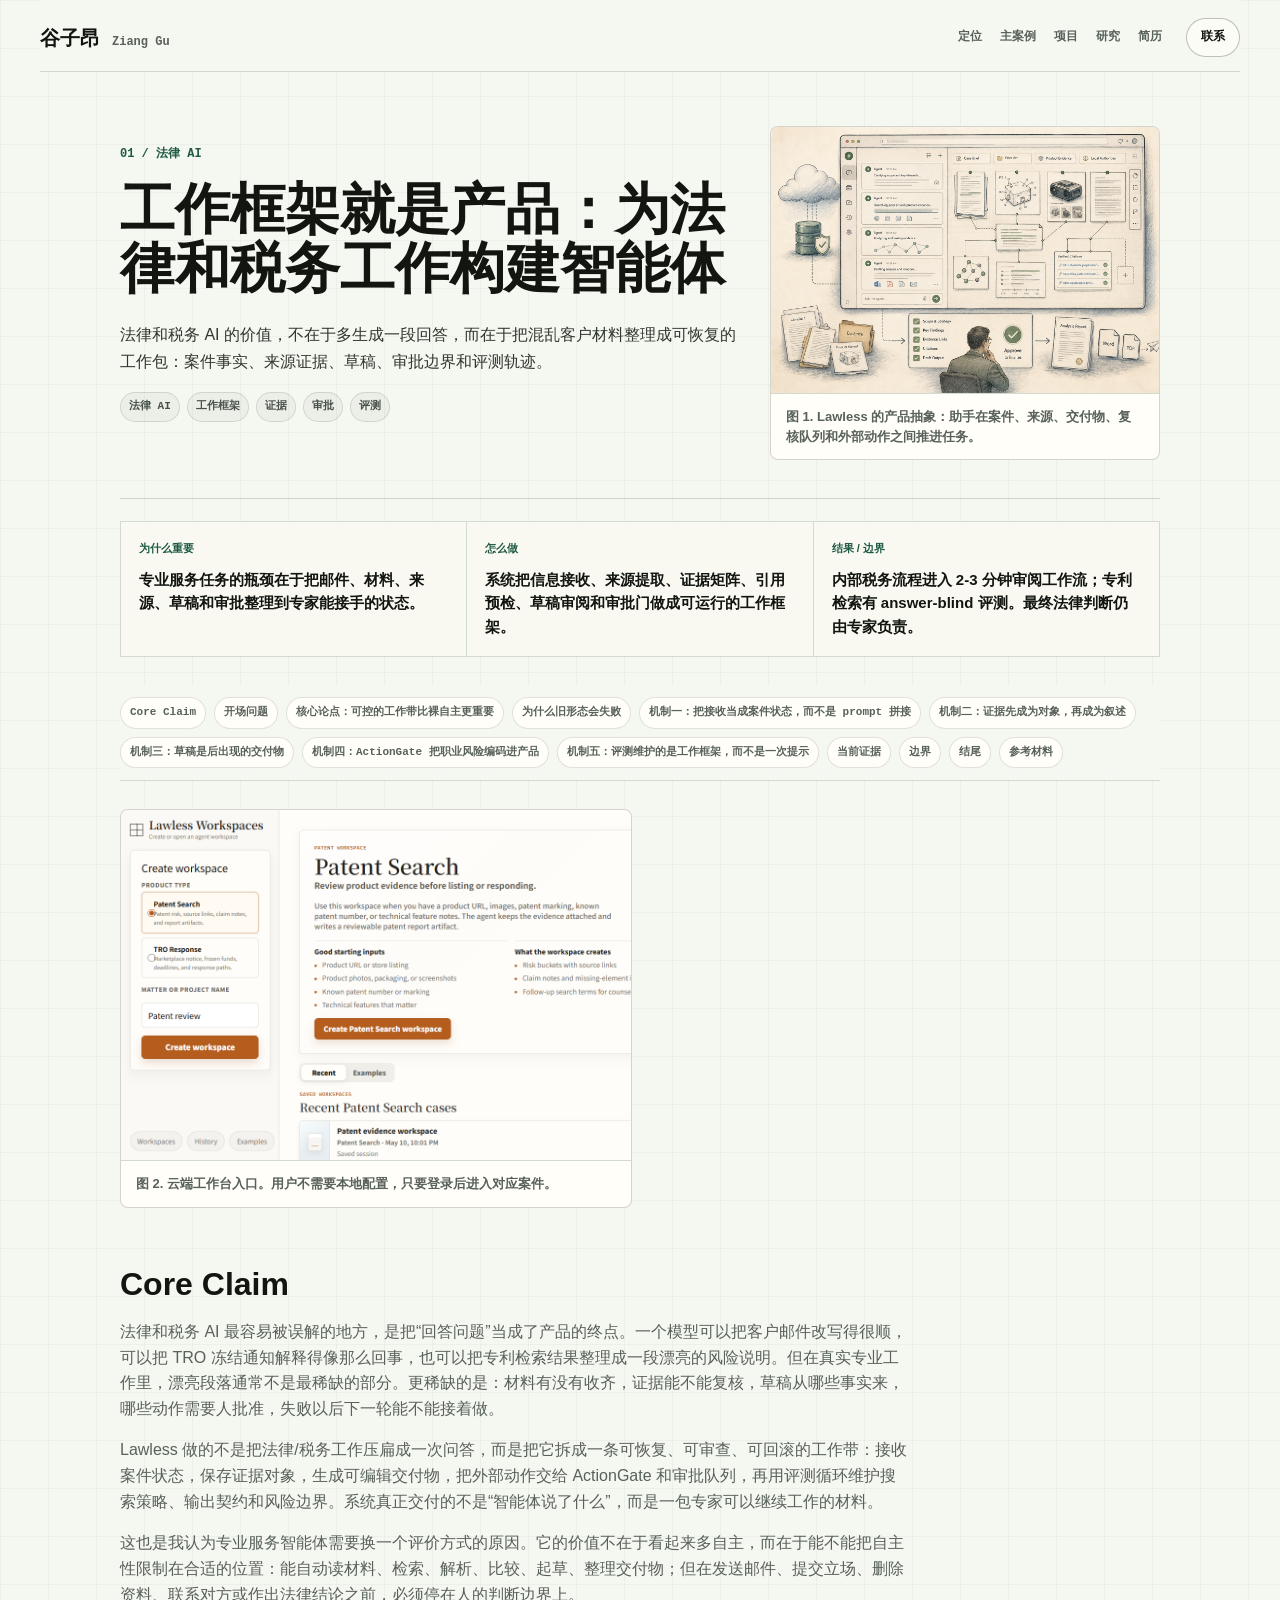
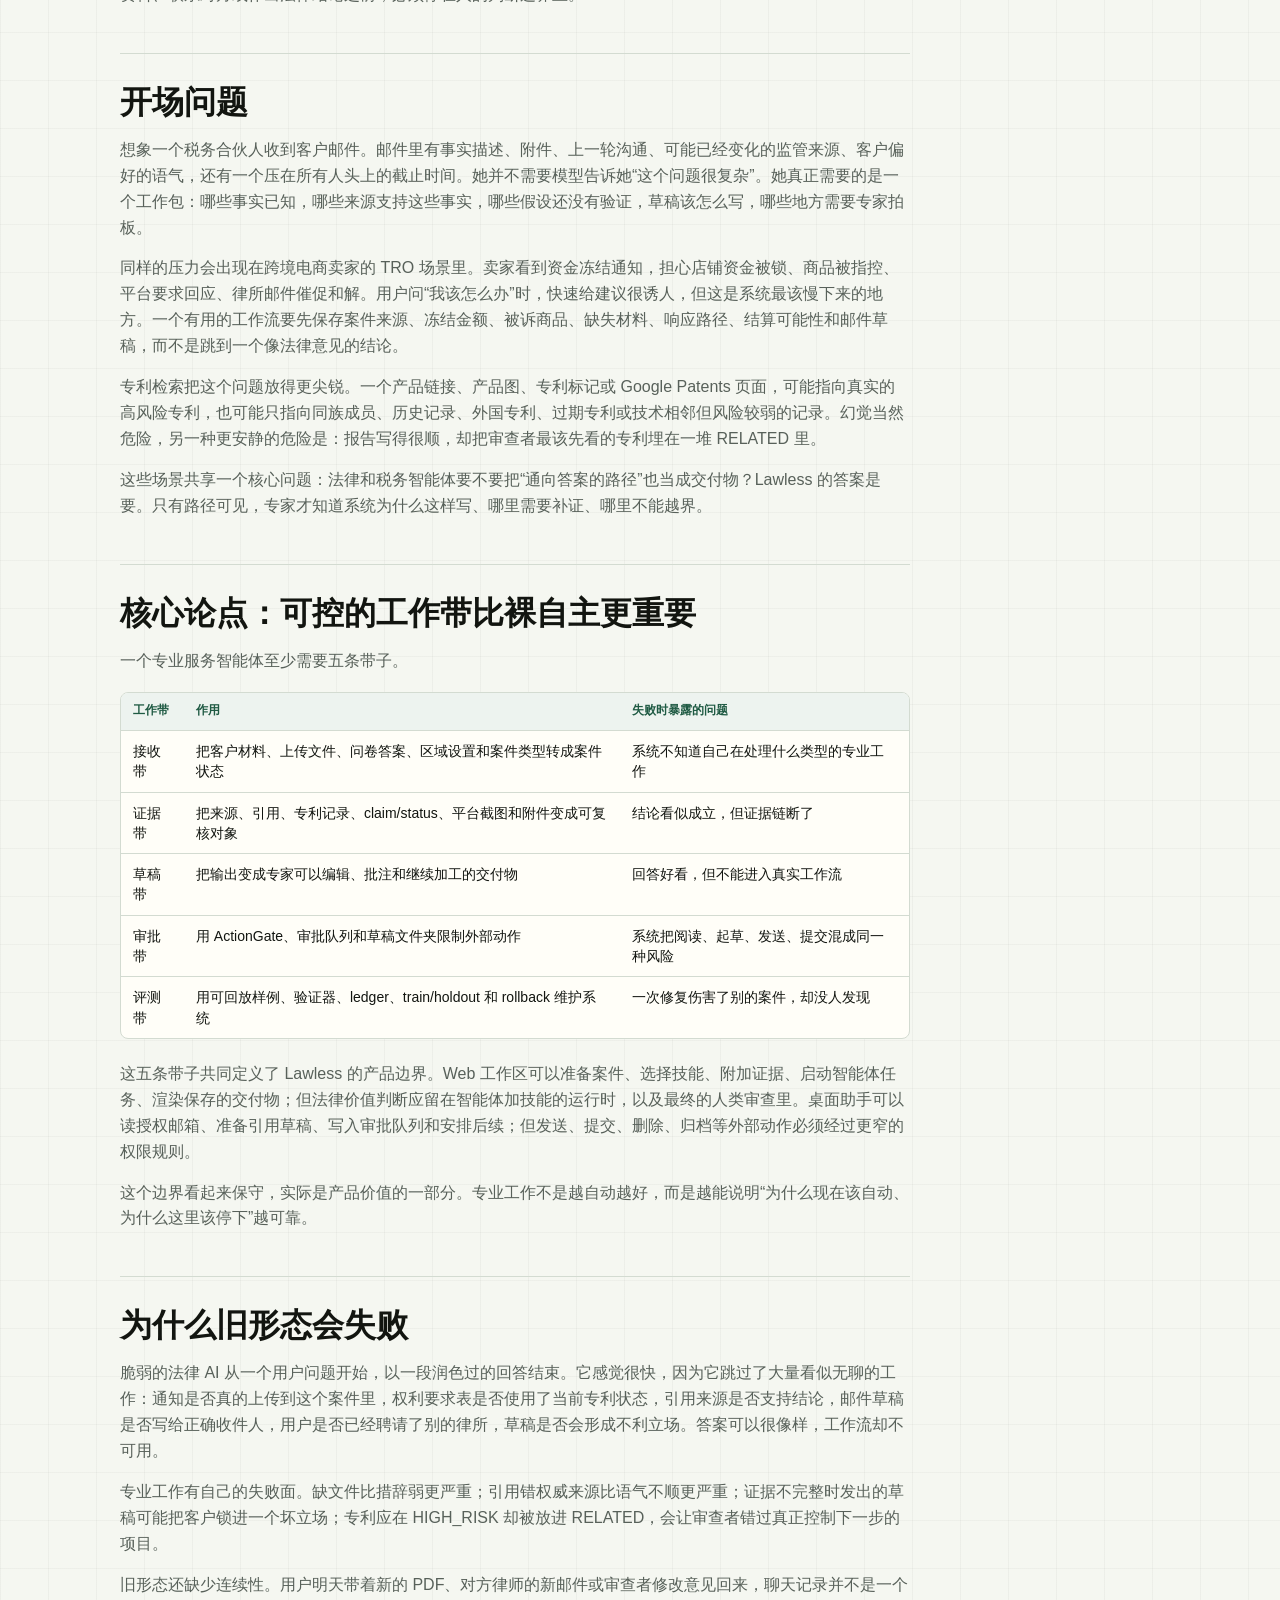
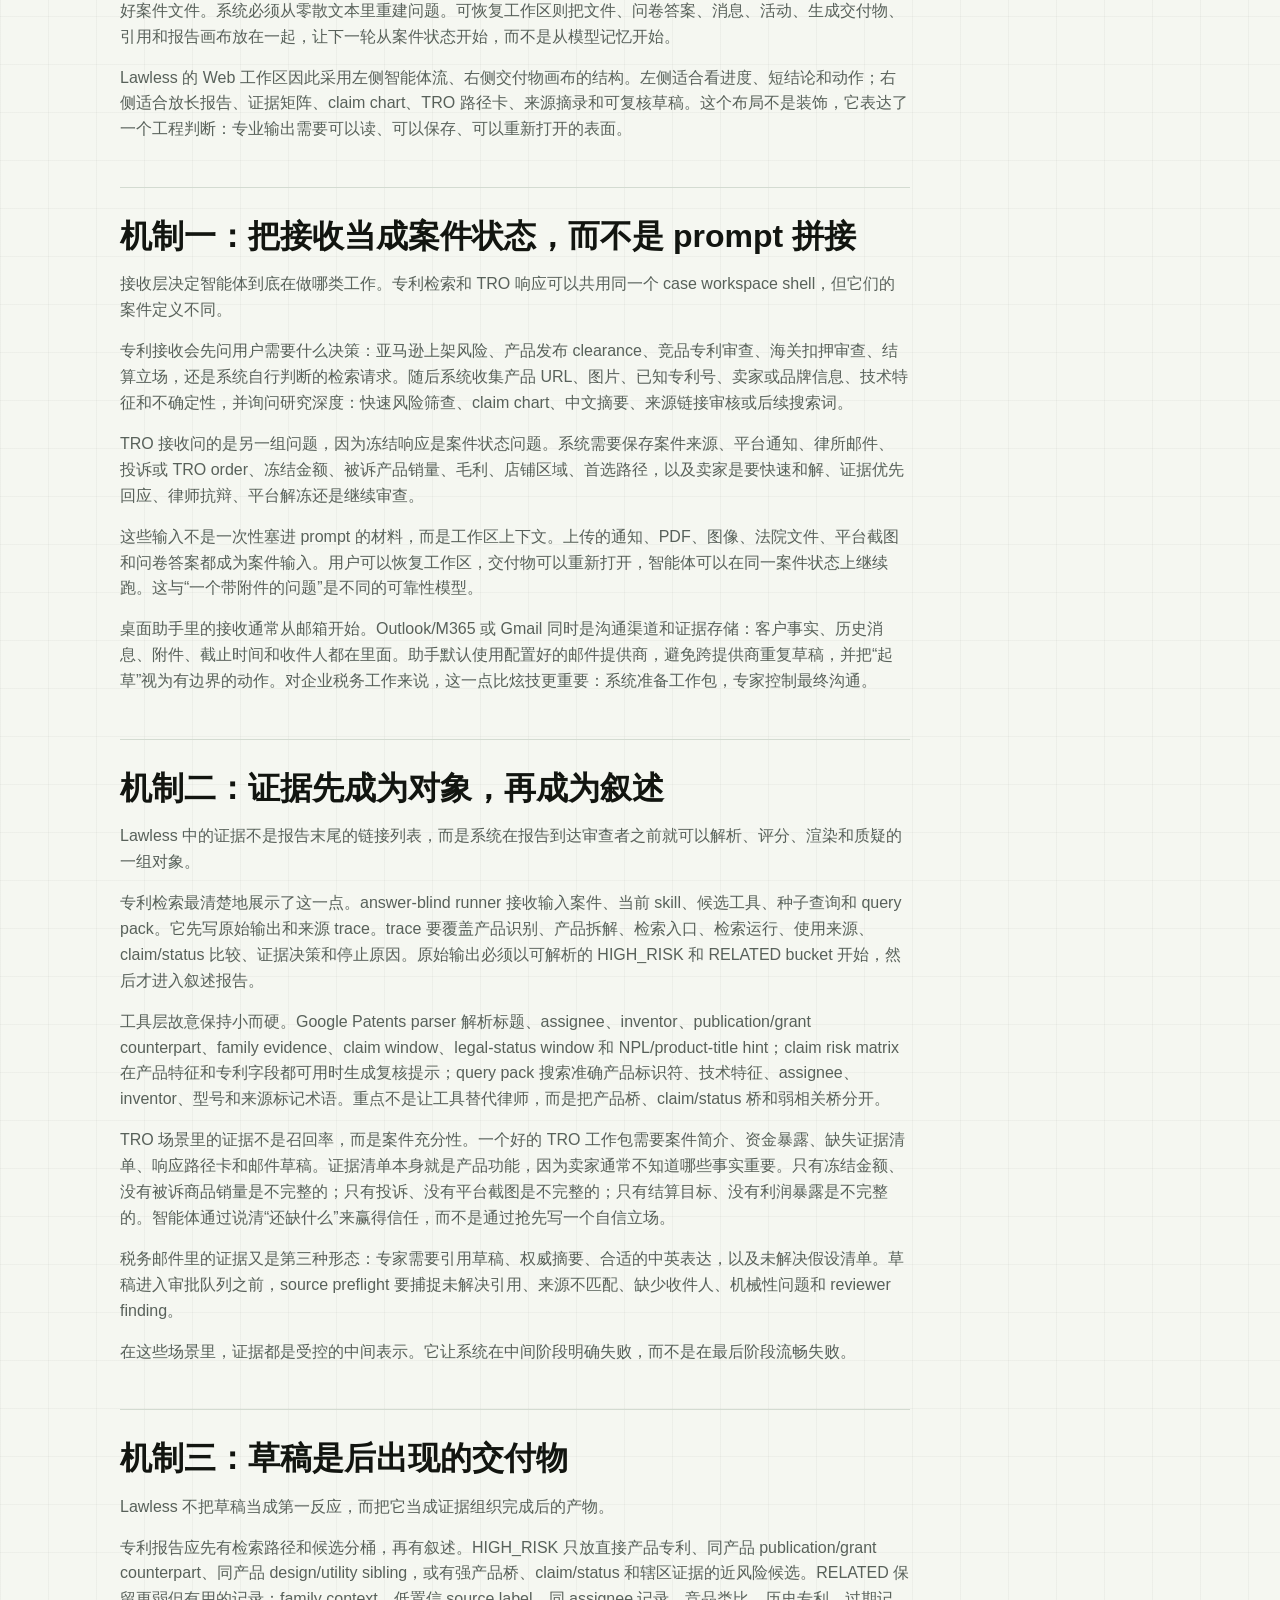
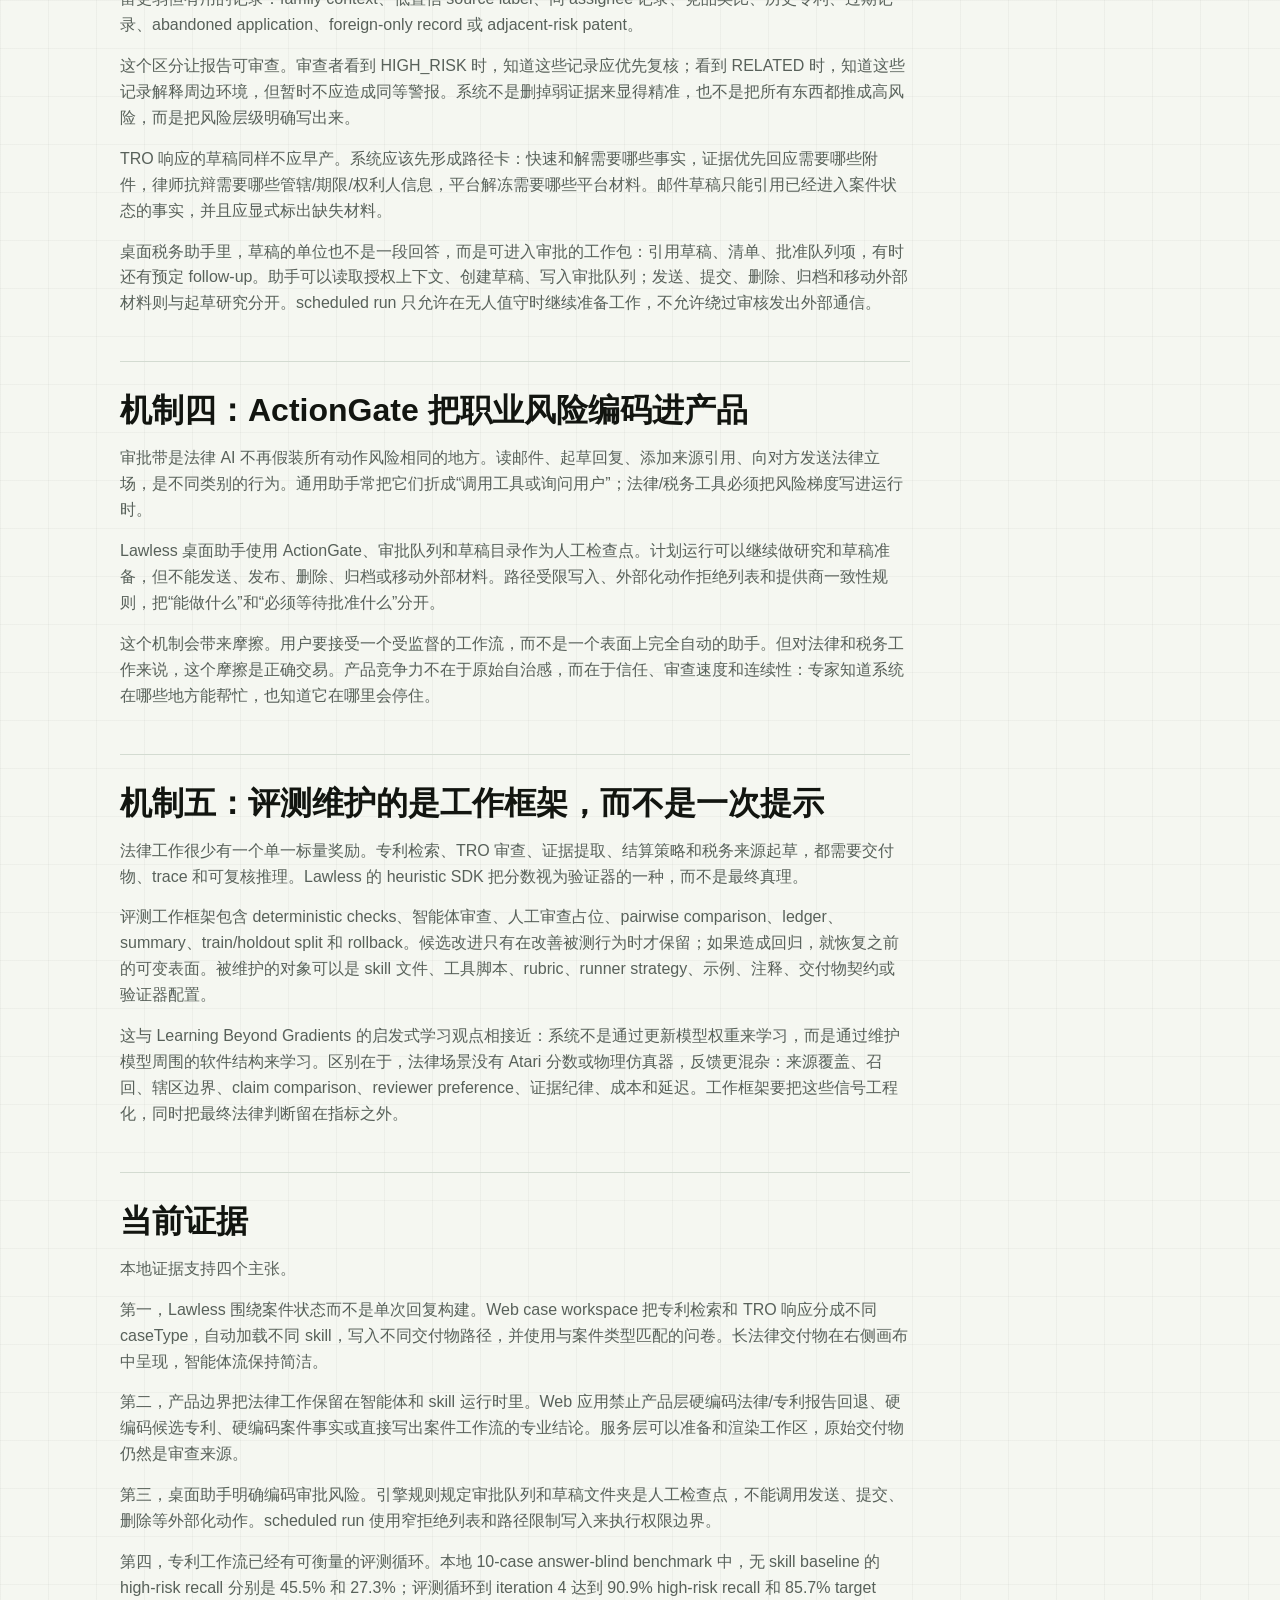
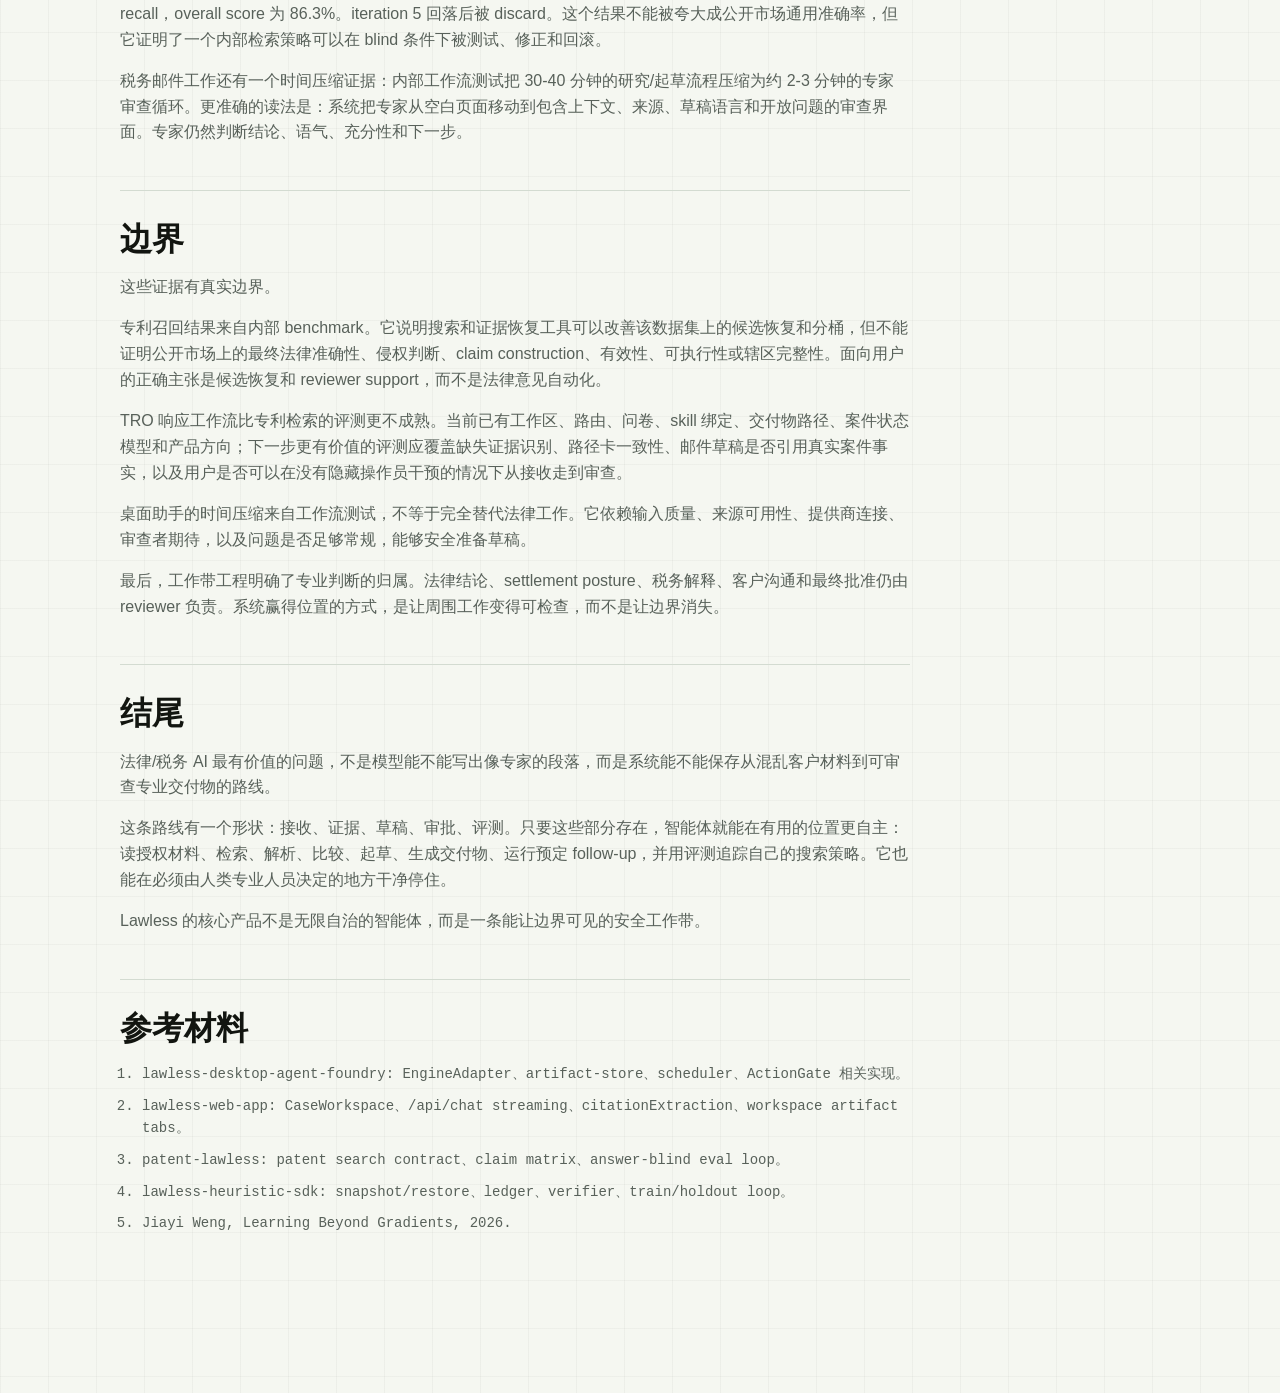
<file: lawless-agent-system.html>
<!doctype html>
<html lang="zh-CN">
<head>
  <meta charset="utf-8" />
  <meta name="viewport" content="width=device-width, initial-scale=1" />
  <meta name="description" content="法律和税务 AI 的价值，不在于多生成一段回答，而在于把混乱客户材料整理成可恢复的工作包：案件事实、来源证据、草稿、审批边界和评测轨迹。" />
  <title>工作框架就是产品：为法律和税务工作构建智能体 / Ziang Gu</title>
  <link rel="icon" href="data:image/svg+xml,%3Csvg xmlns='http://www.w3.org/2000/svg' viewBox='0 0 64 64'%3E%3Crect width='64' height='64' fill='%230d3f32'/%3E%3Ctext x='32' y='42' font-size='34' text-anchor='middle' fill='%23fffaf0' font-family='serif'%3EZ%3C/text%3E%3C/svg%3E" />
  <link rel="stylesheet" href="./styles.css" />
</head>
<body class="paper-page">
  <header class="site-header">
    <a class="brand" href="./index.html"><span>谷子昂</span><small>Ziang Gu</small></a>
    <nav>
      <a href="./index.html#fit">定位</a>
      <a href="./lawless-agent-system.html">主案例</a>
      <a href="./project-reports.html">项目</a>
      <a href="./index.html#research">研究</a>
      <a href="./assets/ziang-gu-resume.pdf" target="_blank" rel="noreferrer">简历</a>
    </nav>
    <a class="pill" href="mailto:guziang@msu.edu">联系</a>
  </header>
  <main><article class="paper">
      <header class="paper-hero">
        <div>
          <p class="eyebrow">01 / 法律 AI</p>
          <h1>工作框架就是产品：为法律和税务工作构建智能体</h1>
          <p class="dek">法律和税务 AI 的价值，不在于多生成一段回答，而在于把混乱客户材料整理成可恢复的工作包：案件事实、来源证据、草稿、审批边界和评测轨迹。</p>
          <div class="tag-row hero-tags"><b>法律 AI</b><b>工作框架</b><b>证据</b><b>审批</b><b>评测</b></div>
          
        </div>
        <figure class="paper-figure">
    <img src="./assets/lawless-workspace-hero.png" alt="Lawless 智能体工作台概念图" />
    <figcaption>图 1. Lawless 的产品抽象：助手在案件、来源、交付物、复核队列和外部动作之间推进任务。</figcaption>
  </figure>
      </header>

      <section class="case-brief" aria-label="Case study brief">
    <article>
          <span>为什么重要</span>
          <p>专业服务任务的瓶颈在于把邮件、材料、来源、草稿和审批整理到专家能接手的状态。</p>
        </article><article>
          <span>怎么做</span>
          <p>系统把信息接收、来源提取、证据矩阵、引用预检、草稿审阅和审批门做成可运行的工作框架。</p>
        </article><article>
          <span>结果 / 边界</span>
          <p>内部税务流程进入 2-3 分钟审阅工作流；专利检索有 answer-blind 评测。最终法律判断仍由专家负责。</p>
        </article>
  </section>

      <aside class="toc">
        <a href="#s1">Core Claim</a><a href="#s2">开场问题</a><a href="#s3">核心论点：可控的工作带比裸自主更重要</a><a href="#s4">为什么旧形态会失败</a><a href="#s5">机制一：把接收当成案件状态，而不是 prompt 拼接</a><a href="#s6">机制二：证据先成为对象，再成为叙述</a><a href="#s7">机制三：草稿是后出现的交付物</a><a href="#s8">机制四：ActionGate 把职业风险编码进产品</a><a href="#s9">机制五：评测维护的是工作框架，而不是一次提示</a><a href="#s10">当前证据</a><a href="#s11">边界</a><a href="#s12">结尾</a>
        
        <a href="#references">参考材料</a>
      </aside>

      <div class="figure-grid"><figure class="paper-figure">
    <img src="./assets/lawless-web-workspaces.png" alt="Lawless 云端工作台列表" />
    <figcaption>图 2. 云端工作台入口。用户不需要本地配置，只要登录后进入对应案件。</figcaption>
  </figure></div>
      <section class="paper-section" id="s1">
    <h2>Core Claim</h2>
    <p>法律和税务 AI 最容易被误解的地方，是把“回答问题”当成了产品的终点。一个模型可以把客户邮件改写得很顺，可以把 TRO 冻结通知解释得像那么回事，也可以把专利检索结果整理成一段漂亮的风险说明。但在真实专业工作里，漂亮段落通常不是最稀缺的部分。更稀缺的是：材料有没有收齐，证据能不能复核，草稿从哪些事实来，哪些动作需要人批准，失败以后下一轮能不能接着做。</p>
<p>Lawless 做的不是把法律/税务工作压扁成一次问答，而是把它拆成一条可恢复、可审查、可回滚的工作带：接收案件状态，保存证据对象，生成可编辑交付物，把外部动作交给 ActionGate 和审批队列，再用评测循环维护搜索策略、输出契约和风险边界。系统真正交付的不是“智能体说了什么”，而是一包专家可以继续工作的材料。</p>
<p>这也是我认为专业服务智能体需要换一个评价方式的原因。它的价值不在于看起来多自主，而在于能不能把自主性限制在合适的位置：能自动读材料、检索、解析、比较、起草、整理交付物；但在发送邮件、提交立场、删除资料、联系对方或作出法律结论之前，必须停在人的判断边界上。</p>
  </section>
<section class="paper-section" id="s2">
    <h2>开场问题</h2>
    <p>想象一个税务合伙人收到客户邮件。邮件里有事实描述、附件、上一轮沟通、可能已经变化的监管来源、客户偏好的语气，还有一个压在所有人头上的截止时间。她并不需要模型告诉她“这个问题很复杂”。她真正需要的是一个工作包：哪些事实已知，哪些来源支持这些事实，哪些假设还没有验证，草稿该怎么写，哪些地方需要专家拍板。</p>
<p>同样的压力会出现在跨境电商卖家的 TRO 场景里。卖家看到资金冻结通知，担心店铺资金被锁、商品被指控、平台要求回应、律所邮件催促和解。用户问“我该怎么办”时，快速给建议很诱人，但这是系统最该慢下来的地方。一个有用的工作流要先保存案件来源、冻结金额、被诉商品、缺失材料、响应路径、结算可能性和邮件草稿，而不是跳到一个像法律意见的结论。</p>
<p>专利检索把这个问题放得更尖锐。一个产品链接、产品图、专利标记或 Google Patents 页面，可能指向真实的高风险专利，也可能只指向同族成员、历史记录、外国专利、过期专利或技术相邻但风险较弱的记录。幻觉当然危险，另一种更安静的危险是：报告写得很顺，却把审查者最该先看的专利埋在一堆 RELATED 里。</p>
<p>这些场景共享一个核心问题：法律和税务智能体要不要把“通向答案的路径”也当成交付物？Lawless 的答案是要。只有路径可见，专家才知道系统为什么这样写、哪里需要补证、哪里不能越界。</p>
  </section>
<section class="paper-section" id="s3">
    <h2>核心论点：可控的工作带比裸自主更重要</h2>
    <p>一个专业服务智能体至少需要五条带子。</p>
<div class="table-wrap"><table>
      <thead><tr><th>工作带</th><th>作用</th><th>失败时暴露的问题</th></tr></thead>
      <tbody><tr><td>接收带</td><td>把客户材料、上传文件、问卷答案、区域设置和案件类型转成案件状态</td><td>系统不知道自己在处理什么类型的专业工作</td></tr><tr><td>证据带</td><td>把来源、引用、专利记录、claim/status、平台截图和附件变成可复核对象</td><td>结论看似成立，但证据链断了</td></tr><tr><td>草稿带</td><td>把输出变成专家可以编辑、批注和继续加工的交付物</td><td>回答好看，但不能进入真实工作流</td></tr><tr><td>审批带</td><td>用 ActionGate、审批队列和草稿文件夹限制外部动作</td><td>系统把阅读、起草、发送、提交混成同一种风险</td></tr><tr><td>评测带</td><td>用可回放样例、验证器、ledger、train/holdout 和 rollback 维护系统</td><td>一次修复伤害了别的案件，却没人发现</td></tr></tbody>
    </table></div>
<p>这五条带子共同定义了 Lawless 的产品边界。Web 工作区可以准备案件、选择技能、附加证据、启动智能体任务、渲染保存的交付物；但法律价值判断应留在智能体加技能的运行时，以及最终的人类审查里。桌面助手可以读授权邮箱、准备引用草稿、写入审批队列和安排后续；但发送、提交、删除、归档等外部动作必须经过更窄的权限规则。</p>
<p>这个边界看起来保守，实际是产品价值的一部分。专业工作不是越自动越好，而是越能说明“为什么现在该自动、为什么这里该停下”越可靠。</p>
  </section>
<section class="paper-section" id="s4">
    <h2>为什么旧形态会失败</h2>
    <p>脆弱的法律 AI 从一个用户问题开始，以一段润色过的回答结束。它感觉很快，因为它跳过了大量看似无聊的工作：通知是否真的上传到这个案件里，权利要求表是否使用了当前专利状态，引用来源是否支持结论，邮件草稿是否写给正确收件人，用户是否已经聘请了别的律所，草稿是否会形成不利立场。答案可以很像样，工作流却不可用。</p>
<p>专业工作有自己的失败面。缺文件比措辞弱更严重；引用错权威来源比语气不顺更严重；证据不完整时发出的草稿可能把客户锁进一个坏立场；专利应在 HIGH_RISK 却被放进 RELATED，会让审查者错过真正控制下一步的项目。</p>
<p>旧形态还缺少连续性。用户明天带着新的 PDF、对方律师的新邮件或审查者修改意见回来，聊天记录并不是一个好案件文件。系统必须从零散文本里重建问题。可恢复工作区则把文件、问卷答案、消息、活动、生成交付物、引用和报告画布放在一起，让下一轮从案件状态开始，而不是从模型记忆开始。</p>
<p>Lawless 的 Web 工作区因此采用左侧智能体流、右侧交付物画布的结构。左侧适合看进度、短结论和动作；右侧适合放长报告、证据矩阵、claim chart、TRO 路径卡、来源摘录和可复核草稿。这个布局不是装饰，它表达了一个工程判断：专业输出需要可以读、可以保存、可以重新打开的表面。</p>
  </section>
<section class="paper-section" id="s5">
    <h2>机制一：把接收当成案件状态，而不是 prompt 拼接</h2>
    <p>接收层决定智能体到底在做哪类工作。专利检索和 TRO 响应可以共用同一个 case workspace shell，但它们的案件定义不同。</p>
<p>专利接收会先问用户需要什么决策：亚马逊上架风险、产品发布 clearance、竞品专利审查、海关扣押审查、结算立场，还是系统自行判断的检索请求。随后系统收集产品 URL、图片、已知专利号、卖家或品牌信息、技术特征和不确定性，并询问研究深度：快速风险筛查、claim chart、中文摘要、来源链接审核或后续搜索词。</p>
<p>TRO 接收问的是另一组问题，因为冻结响应是案件状态问题。系统需要保存案件来源、平台通知、律所邮件、投诉或 TRO order、冻结金额、被诉产品销量、毛利、店铺区域、首选路径，以及卖家是要快速和解、证据优先回应、律师抗辩、平台解冻还是继续审查。</p>
<p>这些输入不是一次性塞进 prompt 的材料，而是工作区上下文。上传的通知、PDF、图像、法院文件、平台截图和问卷答案都成为案件输入。用户可以恢复工作区，交付物可以重新打开，智能体可以在同一案件状态上继续跑。这与“一个带附件的问题”是不同的可靠性模型。</p>
<p>桌面助手里的接收通常从邮箱开始。Outlook/M365 或 Gmail 同时是沟通渠道和证据存储：客户事实、历史消息、附件、截止时间和收件人都在里面。助手默认使用配置好的邮件提供商，避免跨提供商重复草稿，并把“起草”视为有边界的动作。对企业税务工作来说，这一点比炫技更重要：系统准备工作包，专家控制最终沟通。</p>
  </section>
<section class="paper-section" id="s6">
    <h2>机制二：证据先成为对象，再成为叙述</h2>
    <p>Lawless 中的证据不是报告末尾的链接列表，而是系统在报告到达审查者之前就可以解析、评分、渲染和质疑的一组对象。</p>
<p>专利检索最清楚地展示了这一点。answer-blind runner 接收输入案件、当前 skill、候选工具、种子查询和 query pack。它先写原始输出和来源 trace。trace 要覆盖产品识别、产品拆解、检索入口、检索运行、使用来源、claim/status 比较、证据决策和停止原因。原始输出必须以可解析的 HIGH_RISK 和 RELATED bucket 开始，然后才进入叙述报告。</p>
<p>工具层故意保持小而硬。Google Patents parser 解析标题、assignee、inventor、publication/grant counterpart、family evidence、claim window、legal-status window 和 NPL/product-title hint；claim risk matrix 在产品特征和专利字段都可用时生成复核提示；query pack 搜索准确产品标识符、技术特征、assignee、inventor、型号和来源标记术语。重点不是让工具替代律师，而是把产品桥、claim/status 桥和弱相关桥分开。</p>
<p>TRO 场景里的证据不是召回率，而是案件充分性。一个好的 TRO 工作包需要案件简介、资金暴露、缺失证据清单、响应路径卡和邮件草稿。证据清单本身就是产品功能，因为卖家通常不知道哪些事实重要。只有冻结金额、没有被诉商品销量是不完整的；只有投诉、没有平台截图是不完整的；只有结算目标、没有利润暴露是不完整的。智能体通过说清“还缺什么”来赢得信任，而不是通过抢先写一个自信立场。</p>
<p>税务邮件里的证据又是第三种形态：专家需要引用草稿、权威摘要、合适的中英表达，以及未解决假设清单。草稿进入审批队列之前，source preflight 要捕捉未解决引用、来源不匹配、缺少收件人、机械性问题和 reviewer finding。</p>
<p>在这些场景里，证据都是受控的中间表示。它让系统在中间阶段明确失败，而不是在最后阶段流畅失败。</p>
  </section>
<section class="paper-section" id="s7">
    <h2>机制三：草稿是后出现的交付物</h2>
    <p>Lawless 不把草稿当成第一反应，而把它当成证据组织完成后的产物。</p>
<p>专利报告应先有检索路径和候选分桶，再有叙述。HIGH_RISK 只放直接产品专利、同产品 publication/grant counterpart、同产品 design/utility sibling，或有强产品桥、claim/status 和辖区证据的近风险候选。RELATED 保留更弱但有用的记录：family context、低置信 source label、同 assignee 记录、竞品类比、历史专利、过期记录、abandoned application、foreign-only record 或 adjacent-risk patent。</p>
<p>这个区分让报告可审查。审查者看到 HIGH_RISK 时，知道这些记录应优先复核；看到 RELATED 时，知道这些记录解释周边环境，但暂时不应造成同等警报。系统不是删掉弱证据来显得精准，也不是把所有东西都推成高风险，而是把风险层级明确写出来。</p>
<p>TRO 响应的草稿同样不应早产。系统应该先形成路径卡：快速和解需要哪些事实，证据优先回应需要哪些附件，律师抗辩需要哪些管辖/期限/权利人信息，平台解冻需要哪些平台材料。邮件草稿只能引用已经进入案件状态的事实，并且应显式标出缺失材料。</p>
<p>桌面税务助手里，草稿的单位也不是一段回答，而是可进入审批的工作包：引用草稿、清单、批准队列项，有时还有预定 follow-up。助手可以读取授权上下文、创建草稿、写入审批队列；发送、提交、删除、归档和移动外部材料则与起草研究分开。scheduled run 只允许在无人值守时继续准备工作，不允许绕过审核发出外部通信。</p>
  </section>
<section class="paper-section" id="s8">
    <h2>机制四：ActionGate 把职业风险编码进产品</h2>
    <p>审批带是法律 AI 不再假装所有动作风险相同的地方。读邮件、起草回复、添加来源引用、向对方发送法律立场，是不同类别的行为。通用助手常把它们折成“调用工具或询问用户”；法律/税务工具必须把风险梯度写进运行时。</p>
<p>Lawless 桌面助手使用 ActionGate、审批队列和草稿目录作为人工检查点。计划运行可以继续做研究和草稿准备，但不能发送、发布、删除、归档或移动外部材料。路径受限写入、外部化动作拒绝列表和提供商一致性规则，把“能做什么”和“必须等待批准什么”分开。</p>
<p>这个机制会带来摩擦。用户要接受一个受监督的工作流，而不是一个表面上完全自动的助手。但对法律和税务工作来说，这个摩擦是正确交易。产品竞争力不在于原始自治感，而在于信任、审查速度和连续性：专家知道系统在哪些地方能帮忙，也知道它在哪里会停住。</p>
  </section>
<section class="paper-section" id="s9">
    <h2>机制五：评测维护的是工作框架，而不是一次提示</h2>
    <p>法律工作很少有一个单一标量奖励。专利检索、TRO 审查、证据提取、结算策略和税务来源起草，都需要交付物、trace 和可复核推理。Lawless 的 heuristic SDK 把分数视为验证器的一种，而不是最终真理。</p>
<p>评测工作框架包含 deterministic checks、智能体审查、人工审查占位、pairwise comparison、ledger、summary、train/holdout split 和 rollback。候选改进只有在改善被测行为时才保留；如果造成回归，就恢复之前的可变表面。被维护的对象可以是 skill 文件、工具脚本、rubric、runner strategy、示例、注释、交付物契约或验证器配置。</p>
<p>这与 Learning Beyond Gradients 的启发式学习观点相接近：系统不是通过更新模型权重来学习，而是通过维护模型周围的软件结构来学习。区别在于，法律场景没有 Atari 分数或物理仿真器，反馈更混杂：来源覆盖、召回、辖区边界、claim comparison、reviewer preference、证据纪律、成本和延迟。工作框架要把这些信号工程化，同时把最终法律判断留在指标之外。</p>
  </section>
<section class="paper-section" id="s10">
    <h2>当前证据</h2>
    <p>本地证据支持四个主张。</p>
<p>第一，Lawless 围绕案件状态而不是单次回复构建。Web case workspace 把专利检索和 TRO 响应分成不同 caseType，自动加载不同 skill，写入不同交付物路径，并使用与案件类型匹配的问卷。长法律交付物在右侧画布中呈现，智能体流保持简洁。</p>
<p>第二，产品边界把法律工作保留在智能体和 skill 运行时里。Web 应用禁止产品层硬编码法律/专利报告回退、硬编码候选专利、硬编码案件事实或直接写出案件工作流的专业结论。服务层可以准备和渲染工作区，原始交付物仍然是审查来源。</p>
<p>第三，桌面助手明确编码审批风险。引擎规则规定审批队列和草稿文件夹是人工检查点，不能调用发送、提交、删除等外部化动作。scheduled run 使用窄拒绝列表和路径限制写入来执行权限边界。</p>
<p>第四，专利工作流已经有可衡量的评测循环。本地 10-case answer-blind benchmark 中，无 skill baseline 的 high-risk recall 分别是 45.5% 和 27.3%；评测循环到 iteration 4 达到 90.9% high-risk recall 和 85.7% target recall，overall score 为 86.3%。iteration 5 回落后被 discard。这个结果不能被夸大成公开市场通用准确率，但它证明了一个内部检索策略可以在 blind 条件下被测试、修正和回滚。</p>
<p>税务邮件工作还有一个时间压缩证据：内部工作流测试把 30-40 分钟的研究/起草流程压缩为约 2-3 分钟的专家审查循环。更准确的读法是：系统把专家从空白页面移动到包含上下文、来源、草稿语言和开放问题的审查界面。专家仍然判断结论、语气、充分性和下一步。</p>
  </section>
<section class="paper-section" id="s11">
    <h2>边界</h2>
    <p>这些证据有真实边界。</p>
<p>专利召回结果来自内部 benchmark。它说明搜索和证据恢复工具可以改善该数据集上的候选恢复和分桶，但不能证明公开市场上的最终法律准确性、侵权判断、claim construction、有效性、可执行性或辖区完整性。面向用户的正确主张是候选恢复和 reviewer support，而不是法律意见自动化。</p>
<p>TRO 响应工作流比专利检索的评测更不成熟。当前已有工作区、路由、问卷、skill 绑定、交付物路径、案件状态模型和产品方向；下一步更有价值的评测应覆盖缺失证据识别、路径卡一致性、邮件草稿是否引用真实案件事实，以及用户是否可以在没有隐藏操作员干预的情况下从接收走到审查。</p>
<p>桌面助手的时间压缩来自工作流测试，不等于完全替代法律工作。它依赖输入质量、来源可用性、提供商连接、审查者期待，以及问题是否足够常规，能够安全准备草稿。</p>
<p>最后，工作带工程明确了专业判断的归属。法律结论、settlement posture、税务解释、客户沟通和最终批准仍由 reviewer 负责。系统赢得位置的方式，是让周围工作变得可检查，而不是让边界消失。</p>
  </section>
<section class="paper-section" id="s12">
    <h2>结尾</h2>
    <p>法律/税务 AI 最有价值的问题，不是模型能不能写出像专家的段落，而是系统能不能保存从混乱客户材料到可审查专业交付物的路线。</p>
<p>这条路线有一个形状：接收、证据、草稿、审批、评测。只要这些部分存在，智能体就能在有用的位置更自主：读授权材料、检索、解析、比较、起草、生成交付物、运行预定 follow-up，并用评测追踪自己的搜索策略。它也能在必须由人类专业人员决定的地方干净停住。</p>
<p>Lawless 的核心产品不是无限自治的智能体，而是一条能让边界可见的安全工作带。</p>
  </section>
      <section class="paper-section" id="references">
        <h2>参考材料</h2>
        <ol class="reference-list"><li>lawless-desktop-agent-foundry: EngineAdapter、artifact-store、scheduler、ActionGate 相关实现。</li><li>lawless-web-app: CaseWorkspace、/api/chat streaming、citationExtraction、workspace artifact tabs。</li><li>patent-lawless: patent search contract、claim matrix、answer-blind eval loop。</li><li>lawless-heuristic-sdk: snapshot/restore、ledger、verifier、train/holdout loop。</li><li>Jiayi Weng, Learning Beyond Gradients, 2026.</li></ol>
      </section>
    </article></main>
</body>
</html>
</file>
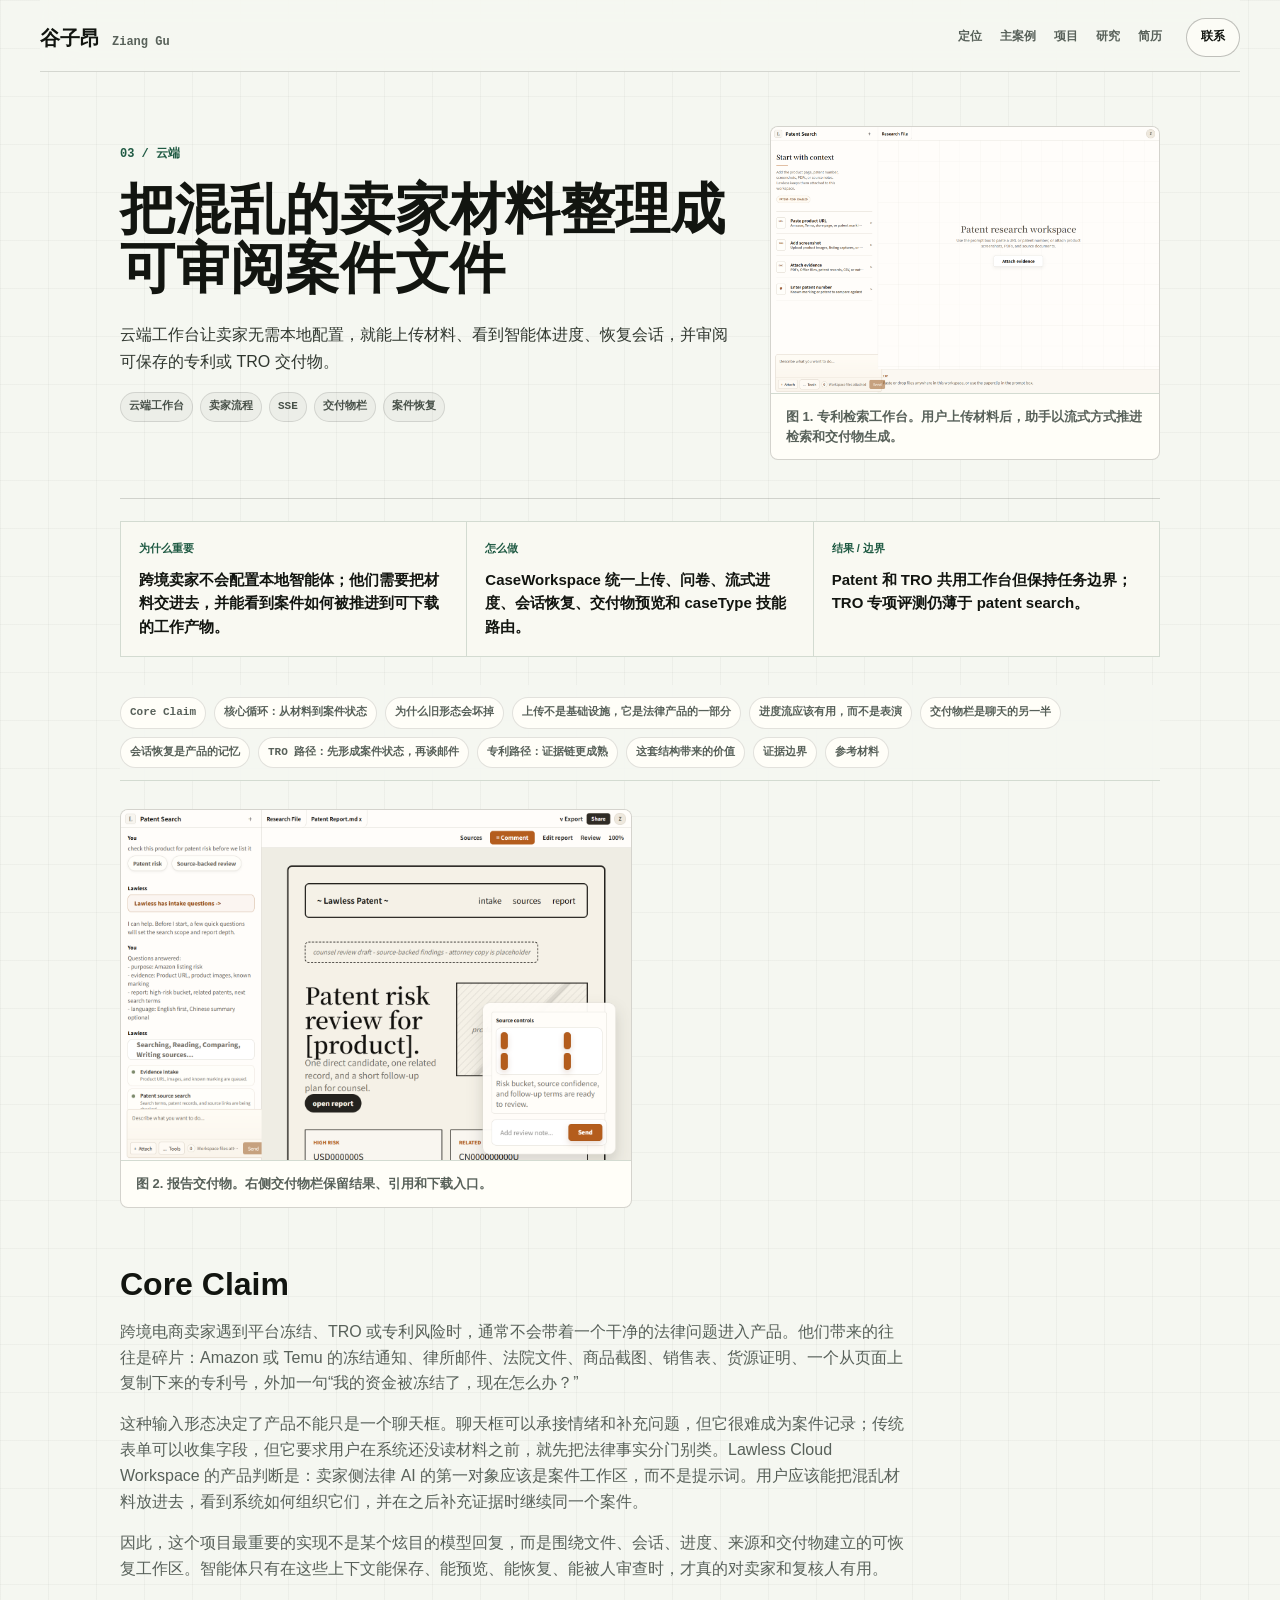
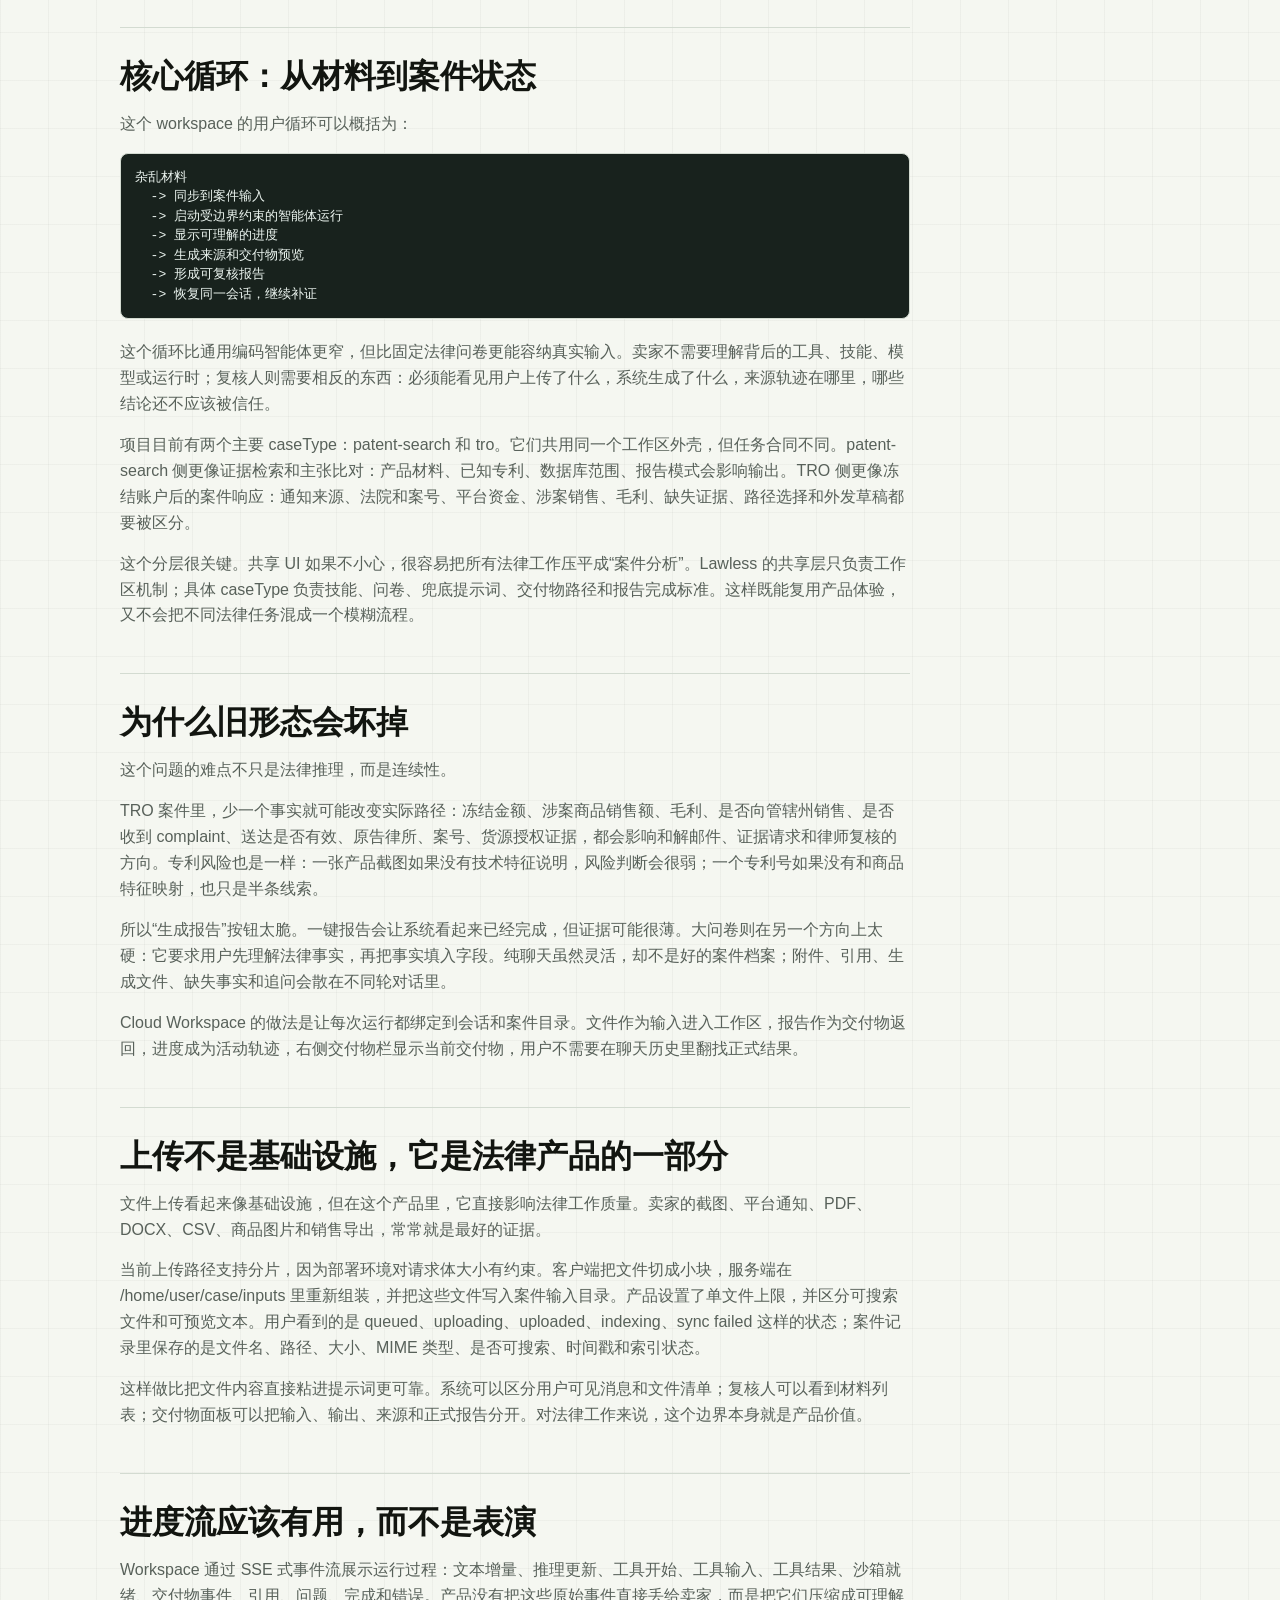
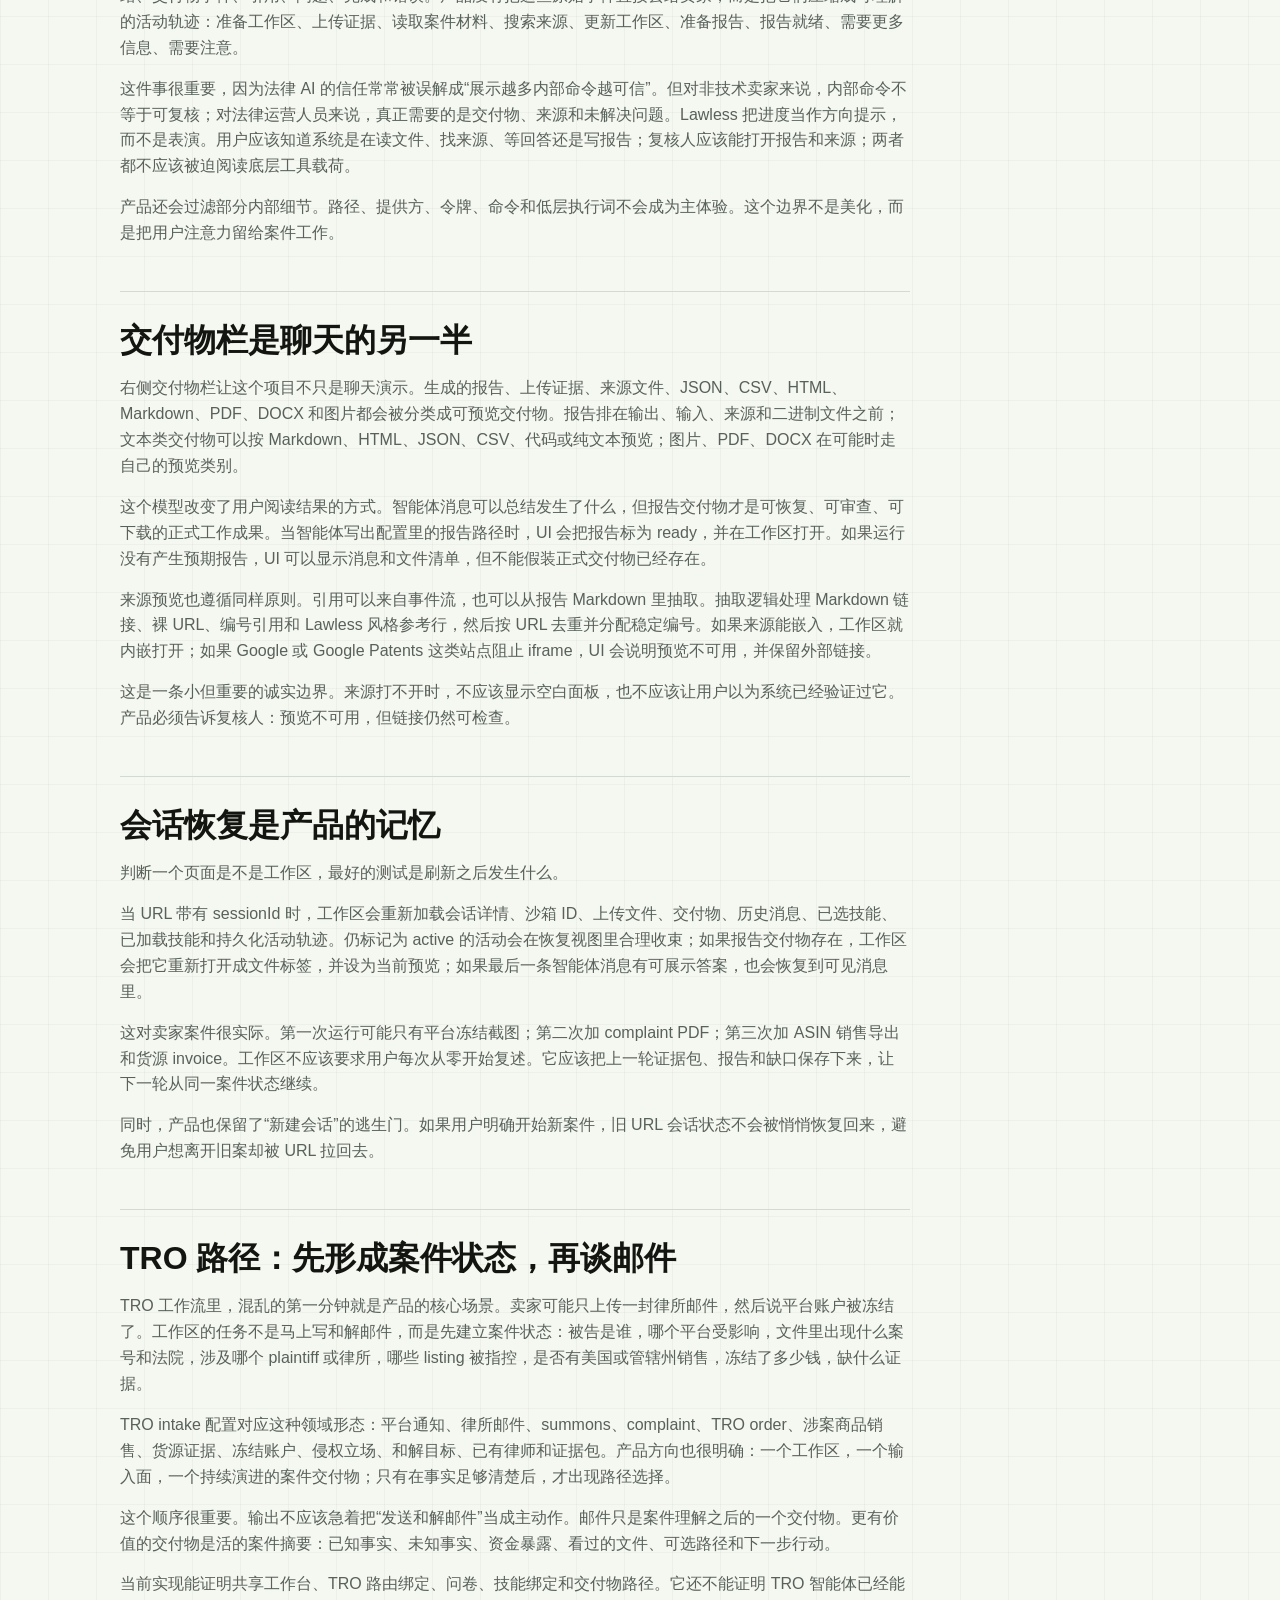
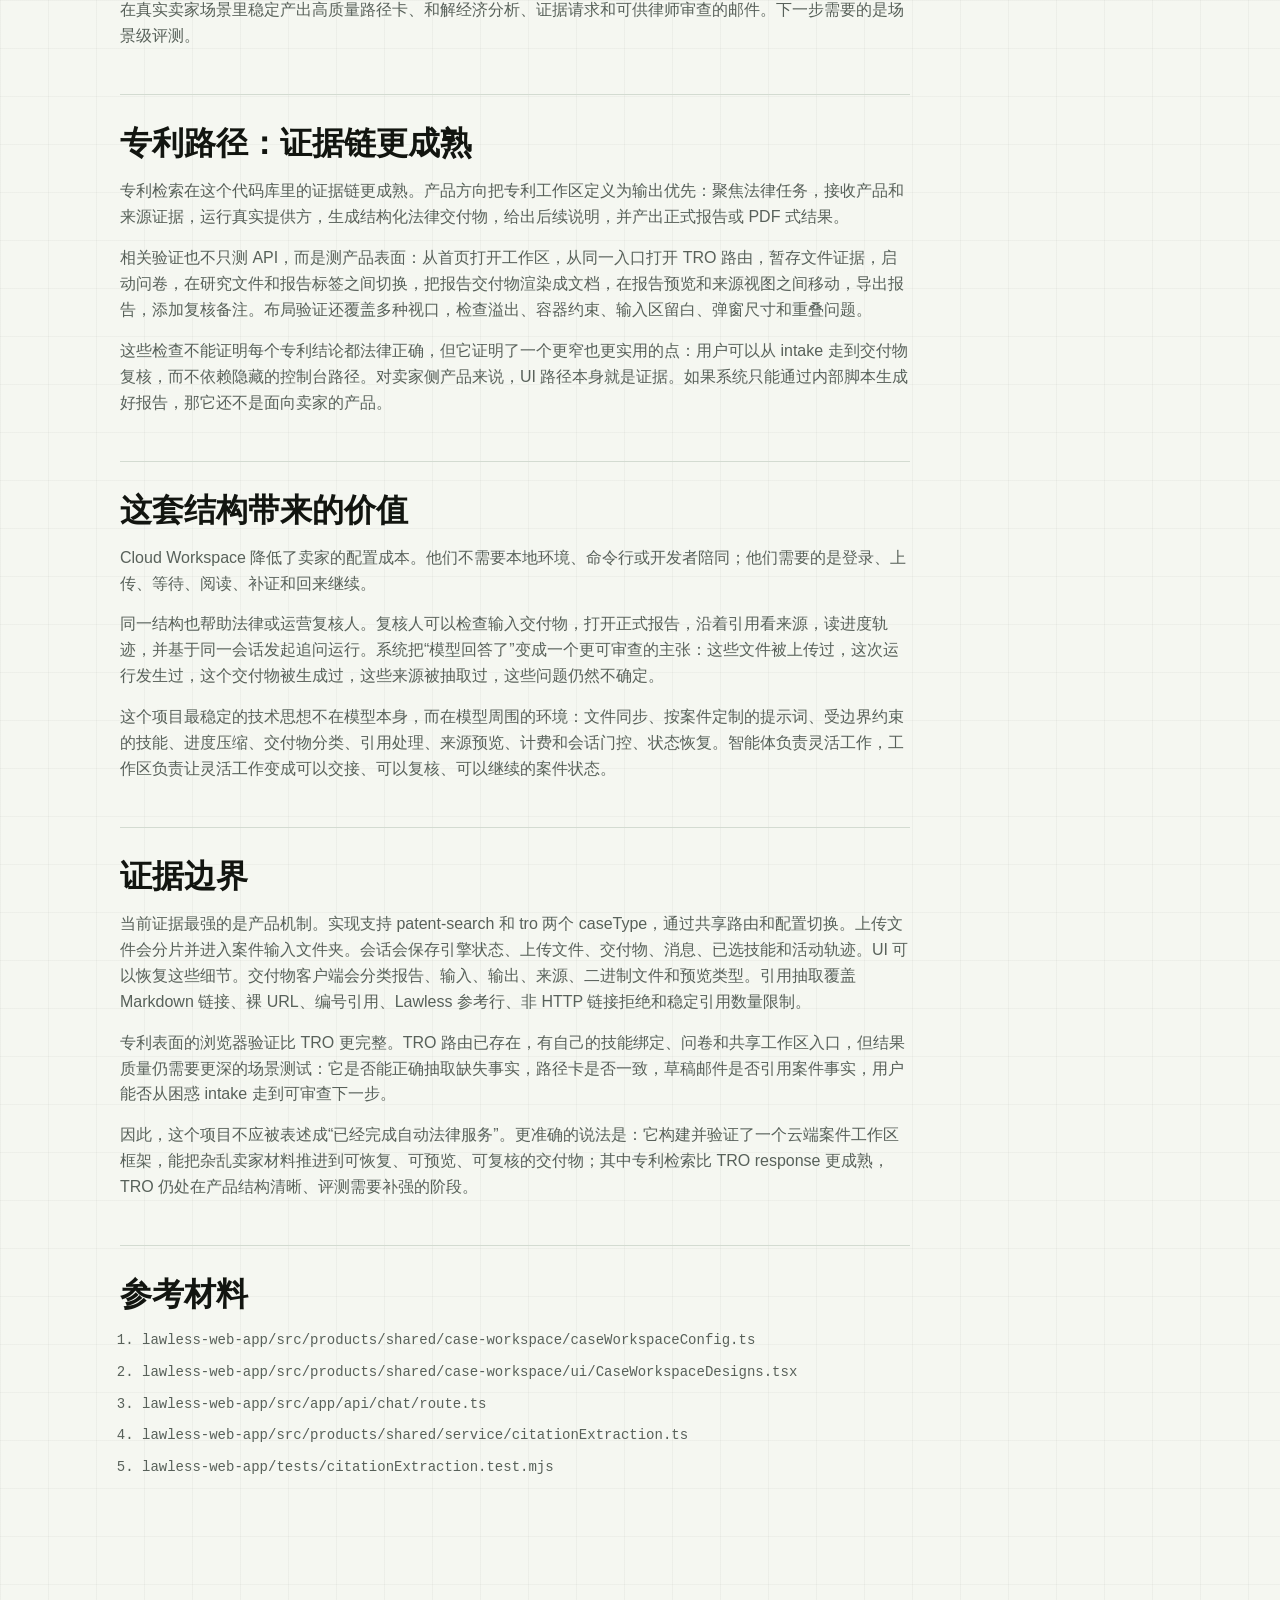
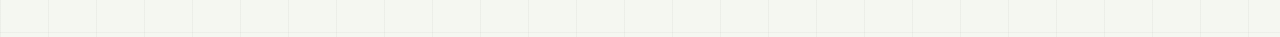
<file: lawless-cloud-workspace.html>
<!doctype html>
<html lang="zh-CN">
<head>
  <meta charset="utf-8" />
  <meta name="viewport" content="width=device-width, initial-scale=1" />
  <meta name="description" content="云端工作台让卖家无需本地配置，就能上传材料、看到智能体进度、恢复会话，并审阅可保存的专利或 TRO 交付物。" />
  <title>把混乱的卖家材料整理成可审阅案件文件 / Ziang Gu</title>
  <link rel="icon" href="data:image/svg+xml,%3Csvg xmlns='http://www.w3.org/2000/svg' viewBox='0 0 64 64'%3E%3Crect width='64' height='64' fill='%230d3f32'/%3E%3Ctext x='32' y='42' font-size='34' text-anchor='middle' fill='%23fffaf0' font-family='serif'%3EZ%3C/text%3E%3C/svg%3E" />
  <link rel="stylesheet" href="./styles.css" />
</head>
<body class="paper-page">
  <header class="site-header">
    <a class="brand" href="./index.html"><span>谷子昂</span><small>Ziang Gu</small></a>
    <nav>
      <a href="./index.html#fit">定位</a>
      <a href="./lawless-agent-system.html">主案例</a>
      <a href="./project-reports.html">项目</a>
      <a href="./index.html#research">研究</a>
      <a href="./assets/ziang-gu-resume.pdf" target="_blank" rel="noreferrer">简历</a>
    </nav>
    <a class="pill" href="mailto:guziang@msu.edu">联系</a>
  </header>
  <main><article class="paper">
      <header class="paper-hero">
        <div>
          <p class="eyebrow">03 / 云端</p>
          <h1>把混乱的卖家材料整理成可审阅案件文件</h1>
          <p class="dek">云端工作台让卖家无需本地配置，就能上传材料、看到智能体进度、恢复会话，并审阅可保存的专利或 TRO 交付物。</p>
          <div class="tag-row hero-tags"><b>云端工作台</b><b>卖家流程</b><b>SSE</b><b>交付物栏</b><b>案件恢复</b></div>
          
        </div>
        <figure class="paper-figure">
    <img src="./assets/lawless-web-patent-workspace.png" alt="Lawless 网页专利工作台" />
    <figcaption>图 1. 专利检索工作台。用户上传材料后，助手以流式方式推进检索和交付物生成。</figcaption>
  </figure>
      </header>

      <section class="case-brief" aria-label="Case study brief">
    <article>
          <span>为什么重要</span>
          <p>跨境卖家不会配置本地智能体；他们需要把材料交进去，并能看到案件如何被推进到可下载的工作产物。</p>
        </article><article>
          <span>怎么做</span>
          <p>CaseWorkspace 统一上传、问卷、流式进度、会话恢复、交付物预览和 caseType 技能路由。</p>
        </article><article>
          <span>结果 / 边界</span>
          <p>Patent 和 TRO 共用工作台但保持任务边界；TRO 专项评测仍薄于 patent search。</p>
        </article>
  </section>

      <aside class="toc">
        <a href="#s1">Core Claim</a><a href="#s2">核心循环：从材料到案件状态</a><a href="#s3">为什么旧形态会坏掉</a><a href="#s4">上传不是基础设施，它是法律产品的一部分</a><a href="#s5">进度流应该有用，而不是表演</a><a href="#s6">交付物栏是聊天的另一半</a><a href="#s7">会话恢复是产品的记忆</a><a href="#s8">TRO 路径：先形成案件状态，再谈邮件</a><a href="#s9">专利路径：证据链更成熟</a><a href="#s10">这套结构带来的价值</a><a href="#s11">证据边界</a>
        
        <a href="#references">参考材料</a>
      </aside>

      <div class="figure-grid"><figure class="paper-figure">
    <img src="./assets/lawless-web-patent-report.png" alt="Lawless 专利报告交付物" />
    <figcaption>图 2. 报告交付物。右侧交付物栏保留结果、引用和下载入口。</figcaption>
  </figure></div>
      <section class="paper-section" id="s1">
    <h2>Core Claim</h2>
    <p>跨境电商卖家遇到平台冻结、TRO 或专利风险时，通常不会带着一个干净的法律问题进入产品。他们带来的往往是碎片：Amazon 或 Temu 的冻结通知、律所邮件、法院文件、商品截图、销售表、货源证明、一个从页面上复制下来的专利号，外加一句“我的资金被冻结了，现在怎么办？”</p>
<p>这种输入形态决定了产品不能只是一个聊天框。聊天框可以承接情绪和补充问题，但它很难成为案件记录；传统表单可以收集字段，但它要求用户在系统还没读材料之前，就先把法律事实分门别类。Lawless Cloud Workspace 的产品判断是：卖家侧法律 AI 的第一对象应该是案件工作区，而不是提示词。用户应该能把混乱材料放进去，看到系统如何组织它们，并在之后补充证据时继续同一个案件。</p>
<p>因此，这个项目最重要的实现不是某个炫目的模型回复，而是围绕文件、会话、进度、来源和交付物建立的可恢复工作区。智能体只有在这些上下文能保存、能预览、能恢复、能被人审查时，才真的对卖家和复核人有用。</p>
  </section>
<section class="paper-section" id="s2">
    <h2>核心循环：从材料到案件状态</h2>
    <p>这个 workspace 的用户循环可以概括为：</p>
<pre class="code-block"><code>杂乱材料
  -&gt; 同步到案件输入
  -&gt; 启动受边界约束的智能体运行
  -&gt; 显示可理解的进度
  -&gt; 生成来源和交付物预览
  -&gt; 形成可复核报告
  -&gt; 恢复同一会话，继续补证</code></pre>
<p>这个循环比通用编码智能体更窄，但比固定法律问卷更能容纳真实输入。卖家不需要理解背后的工具、技能、模型或运行时；复核人则需要相反的东西：必须能看见用户上传了什么，系统生成了什么，来源轨迹在哪里，哪些结论还不应该被信任。</p>
<p>项目目前有两个主要 caseType：patent-search 和 tro。它们共用同一个工作区外壳，但任务合同不同。patent-search 侧更像证据检索和主张比对：产品材料、已知专利、数据库范围、报告模式会影响输出。TRO 侧更像冻结账户后的案件响应：通知来源、法院和案号、平台资金、涉案销售、毛利、缺失证据、路径选择和外发草稿都要被区分。</p>
<p>这个分层很关键。共享 UI 如果不小心，很容易把所有法律工作压平成“案件分析”。Lawless 的共享层只负责工作区机制；具体 caseType 负责技能、问卷、兜底提示词、交付物路径和报告完成标准。这样既能复用产品体验，又不会把不同法律任务混成一个模糊流程。</p>
  </section>
<section class="paper-section" id="s3">
    <h2>为什么旧形态会坏掉</h2>
    <p>这个问题的难点不只是法律推理，而是连续性。</p>
<p>TRO 案件里，少一个事实就可能改变实际路径：冻结金额、涉案商品销售额、毛利、是否向管辖州销售、是否收到 complaint、送达是否有效、原告律所、案号、货源授权证据，都会影响和解邮件、证据请求和律师复核的方向。专利风险也是一样：一张产品截图如果没有技术特征说明，风险判断会很弱；一个专利号如果没有和商品特征映射，也只是半条线索。</p>
<p>所以“生成报告”按钮太脆。一键报告会让系统看起来已经完成，但证据可能很薄。大问卷则在另一个方向上太硬：它要求用户先理解法律事实，再把事实填入字段。纯聊天虽然灵活，却不是好的案件档案；附件、引用、生成文件、缺失事实和追问会散在不同轮对话里。</p>
<p>Cloud Workspace 的做法是让每次运行都绑定到会话和案件目录。文件作为输入进入工作区，报告作为交付物返回，进度成为活动轨迹，右侧交付物栏显示当前交付物，用户不需要在聊天历史里翻找正式结果。</p>
  </section>
<section class="paper-section" id="s4">
    <h2>上传不是基础设施，它是法律产品的一部分</h2>
    <p>文件上传看起来像基础设施，但在这个产品里，它直接影响法律工作质量。卖家的截图、平台通知、PDF、DOCX、CSV、商品图片和销售导出，常常就是最好的证据。</p>
<p>当前上传路径支持分片，因为部署环境对请求体大小有约束。客户端把文件切成小块，服务端在 /home/user/case/inputs 里重新组装，并把这些文件写入案件输入目录。产品设置了单文件上限，并区分可搜索文件和可预览文本。用户看到的是 queued、uploading、uploaded、indexing、sync failed 这样的状态；案件记录里保存的是文件名、路径、大小、MIME 类型、是否可搜索、时间戳和索引状态。</p>
<p>这样做比把文件内容直接粘进提示词更可靠。系统可以区分用户可见消息和文件清单；复核人可以看到材料列表；交付物面板可以把输入、输出、来源和正式报告分开。对法律工作来说，这个边界本身就是产品价值。</p>
  </section>
<section class="paper-section" id="s5">
    <h2>进度流应该有用，而不是表演</h2>
    <p>Workspace 通过 SSE 式事件流展示运行过程：文本增量、推理更新、工具开始、工具输入、工具结果、沙箱就绪、交付物事件、引用、问题、完成和错误。产品没有把这些原始事件直接丢给卖家，而是把它们压缩成可理解的活动轨迹：准备工作区、上传证据、读取案件材料、搜索来源、更新工作区、准备报告、报告就绪、需要更多信息、需要注意。</p>
<p>这件事很重要，因为法律 AI 的信任常常被误解成“展示越多内部命令越可信”。但对非技术卖家来说，内部命令不等于可复核；对法律运营人员来说，真正需要的是交付物、来源和未解决问题。Lawless 把进度当作方向提示，而不是表演。用户应该知道系统是在读文件、找来源、等回答还是写报告；复核人应该能打开报告和来源；两者都不应该被迫阅读底层工具载荷。</p>
<p>产品还会过滤部分内部细节。路径、提供方、令牌、命令和低层执行词不会成为主体验。这个边界不是美化，而是把用户注意力留给案件工作。</p>
  </section>
<section class="paper-section" id="s6">
    <h2>交付物栏是聊天的另一半</h2>
    <p>右侧交付物栏让这个项目不只是聊天演示。生成的报告、上传证据、来源文件、JSON、CSV、HTML、Markdown、PDF、DOCX 和图片都会被分类成可预览交付物。报告排在输出、输入、来源和二进制文件之前；文本类交付物可以按 Markdown、HTML、JSON、CSV、代码或纯文本预览；图片、PDF、DOCX 在可能时走自己的预览类别。</p>
<p>这个模型改变了用户阅读结果的方式。智能体消息可以总结发生了什么，但报告交付物才是可恢复、可审查、可下载的正式工作成果。当智能体写出配置里的报告路径时，UI 会把报告标为 ready，并在工作区打开。如果运行没有产生预期报告，UI 可以显示消息和文件清单，但不能假装正式交付物已经存在。</p>
<p>来源预览也遵循同样原则。引用可以来自事件流，也可以从报告 Markdown 里抽取。抽取逻辑处理 Markdown 链接、裸 URL、编号引用和 Lawless 风格参考行，然后按 URL 去重并分配稳定编号。如果来源能嵌入，工作区就内嵌打开；如果 Google 或 Google Patents 这类站点阻止 iframe，UI 会说明预览不可用，并保留外部链接。</p>
<p>这是一条小但重要的诚实边界。来源打不开时，不应该显示空白面板，也不应该让用户以为系统已经验证过它。产品必须告诉复核人：预览不可用，但链接仍然可检查。</p>
  </section>
<section class="paper-section" id="s7">
    <h2>会话恢复是产品的记忆</h2>
    <p>判断一个页面是不是工作区，最好的测试是刷新之后发生什么。</p>
<p>当 URL 带有 sessionId 时，工作区会重新加载会话详情、沙箱 ID、上传文件、交付物、历史消息、已选技能、已加载技能和持久化活动轨迹。仍标记为 active 的活动会在恢复视图里合理收束；如果报告交付物存在，工作区会把它重新打开成文件标签，并设为当前预览；如果最后一条智能体消息有可展示答案，也会恢复到可见消息里。</p>
<p>这对卖家案件很实际。第一次运行可能只有平台冻结截图；第二次加 complaint PDF；第三次加 ASIN 销售导出和货源 invoice。工作区不应该要求用户每次从零开始复述。它应该把上一轮证据包、报告和缺口保存下来，让下一轮从同一案件状态继续。</p>
<p>同时，产品也保留了“新建会话”的逃生门。如果用户明确开始新案件，旧 URL 会话状态不会被悄悄恢复回来，避免用户想离开旧案却被 URL 拉回去。</p>
  </section>
<section class="paper-section" id="s8">
    <h2>TRO 路径：先形成案件状态，再谈邮件</h2>
    <p>TRO 工作流里，混乱的第一分钟就是产品的核心场景。卖家可能只上传一封律所邮件，然后说平台账户被冻结了。工作区的任务不是马上写和解邮件，而是先建立案件状态：被告是谁，哪个平台受影响，文件里出现什么案号和法院，涉及哪个 plaintiff 或律所，哪些 listing 被指控，是否有美国或管辖州销售，冻结了多少钱，缺什么证据。</p>
<p>TRO intake 配置对应这种领域形态：平台通知、律所邮件、summons、complaint、TRO order、涉案商品销售、货源证据、冻结账户、侵权立场、和解目标、已有律师和证据包。产品方向也很明确：一个工作区，一个输入面，一个持续演进的案件交付物；只有在事实足够清楚后，才出现路径选择。</p>
<p>这个顺序很重要。输出不应该急着把“发送和解邮件”当成主动作。邮件只是案件理解之后的一个交付物。更有价值的交付物是活的案件摘要：已知事实、未知事实、资金暴露、看过的文件、可选路径和下一步行动。</p>
<p>当前实现能证明共享工作台、TRO 路由绑定、问卷、技能绑定和交付物路径。它还不能证明 TRO 智能体已经能在真实卖家场景里稳定产出高质量路径卡、和解经济分析、证据请求和可供律师审查的邮件。下一步需要的是场景级评测。</p>
  </section>
<section class="paper-section" id="s9">
    <h2>专利路径：证据链更成熟</h2>
    <p>专利检索在这个代码库里的证据链更成熟。产品方向把专利工作区定义为输出优先：聚焦法律任务，接收产品和来源证据，运行真实提供方，生成结构化法律交付物，给出后续说明，并产出正式报告或 PDF 式结果。</p>
<p>相关验证也不只测 API，而是测产品表面：从首页打开工作区，从同一入口打开 TRO 路由，暂存文件证据，启动问卷，在研究文件和报告标签之间切换，把报告交付物渲染成文档，在报告预览和来源视图之间移动，导出报告，添加复核备注。布局验证还覆盖多种视口，检查溢出、容器约束、输入区留白、弹窗尺寸和重叠问题。</p>
<p>这些检查不能证明每个专利结论都法律正确，但它证明了一个更窄也更实用的点：用户可以从 intake 走到交付物复核，而不依赖隐藏的控制台路径。对卖家侧产品来说，UI 路径本身就是证据。如果系统只能通过内部脚本生成好报告，那它还不是面向卖家的产品。</p>
  </section>
<section class="paper-section" id="s10">
    <h2>这套结构带来的价值</h2>
    <p>Cloud Workspace 降低了卖家的配置成本。他们不需要本地环境、命令行或开发者陪同；他们需要的是登录、上传、等待、阅读、补证和回来继续。</p>
<p>同一结构也帮助法律或运营复核人。复核人可以检查输入交付物，打开正式报告，沿着引用看来源，读进度轨迹，并基于同一会话发起追问运行。系统把“模型回答了”变成一个更可审查的主张：这些文件被上传过，这次运行发生过，这个交付物被生成过，这些来源被抽取过，这些问题仍然不确定。</p>
<p>这个项目最稳定的技术思想不在模型本身，而在模型周围的环境：文件同步、按案件定制的提示词、受边界约束的技能、进度压缩、交付物分类、引用处理、来源预览、计费和会话门控、状态恢复。智能体负责灵活工作，工作区负责让灵活工作变成可以交接、可以复核、可以继续的案件状态。</p>
  </section>
<section class="paper-section" id="s11">
    <h2>证据边界</h2>
    <p>当前证据最强的是产品机制。实现支持 patent-search 和 tro 两个 caseType，通过共享路由和配置切换。上传文件会分片并进入案件输入文件夹。会话会保存引擎状态、上传文件、交付物、消息、已选技能和活动轨迹。UI 可以恢复这些细节。交付物客户端会分类报告、输入、输出、来源、二进制文件和预览类型。引用抽取覆盖 Markdown 链接、裸 URL、编号引用、Lawless 参考行、非 HTTP 链接拒绝和稳定引用数量限制。</p>
<p>专利表面的浏览器验证比 TRO 更完整。TRO 路由已存在，有自己的技能绑定、问卷和共享工作区入口，但结果质量仍需要更深的场景测试：它是否能正确抽取缺失事实，路径卡是否一致，草稿邮件是否引用案件事实，用户能否从困惑 intake 走到可审查下一步。</p>
<p>因此，这个项目不应被表述成“已经完成自动法律服务”。更准确的说法是：它构建并验证了一个云端案件工作区框架，能把杂乱卖家材料推进到可恢复、可预览、可复核的交付物；其中专利检索比 TRO response 更成熟，TRO 仍处在产品结构清晰、评测需要补强的阶段。</p>
  </section>
      <section class="paper-section" id="references">
        <h2>参考材料</h2>
        <ol class="reference-list"><li>lawless-web-app/src/products/shared/case-workspace/caseWorkspaceConfig.ts</li><li>lawless-web-app/src/products/shared/case-workspace/ui/CaseWorkspaceDesigns.tsx</li><li>lawless-web-app/src/app/api/chat/route.ts</li><li>lawless-web-app/src/products/shared/service/citationExtraction.ts</li><li>lawless-web-app/tests/citationExtraction.test.mjs</li></ol>
      </section>
    </article></main>
</body>
</html>
</file>
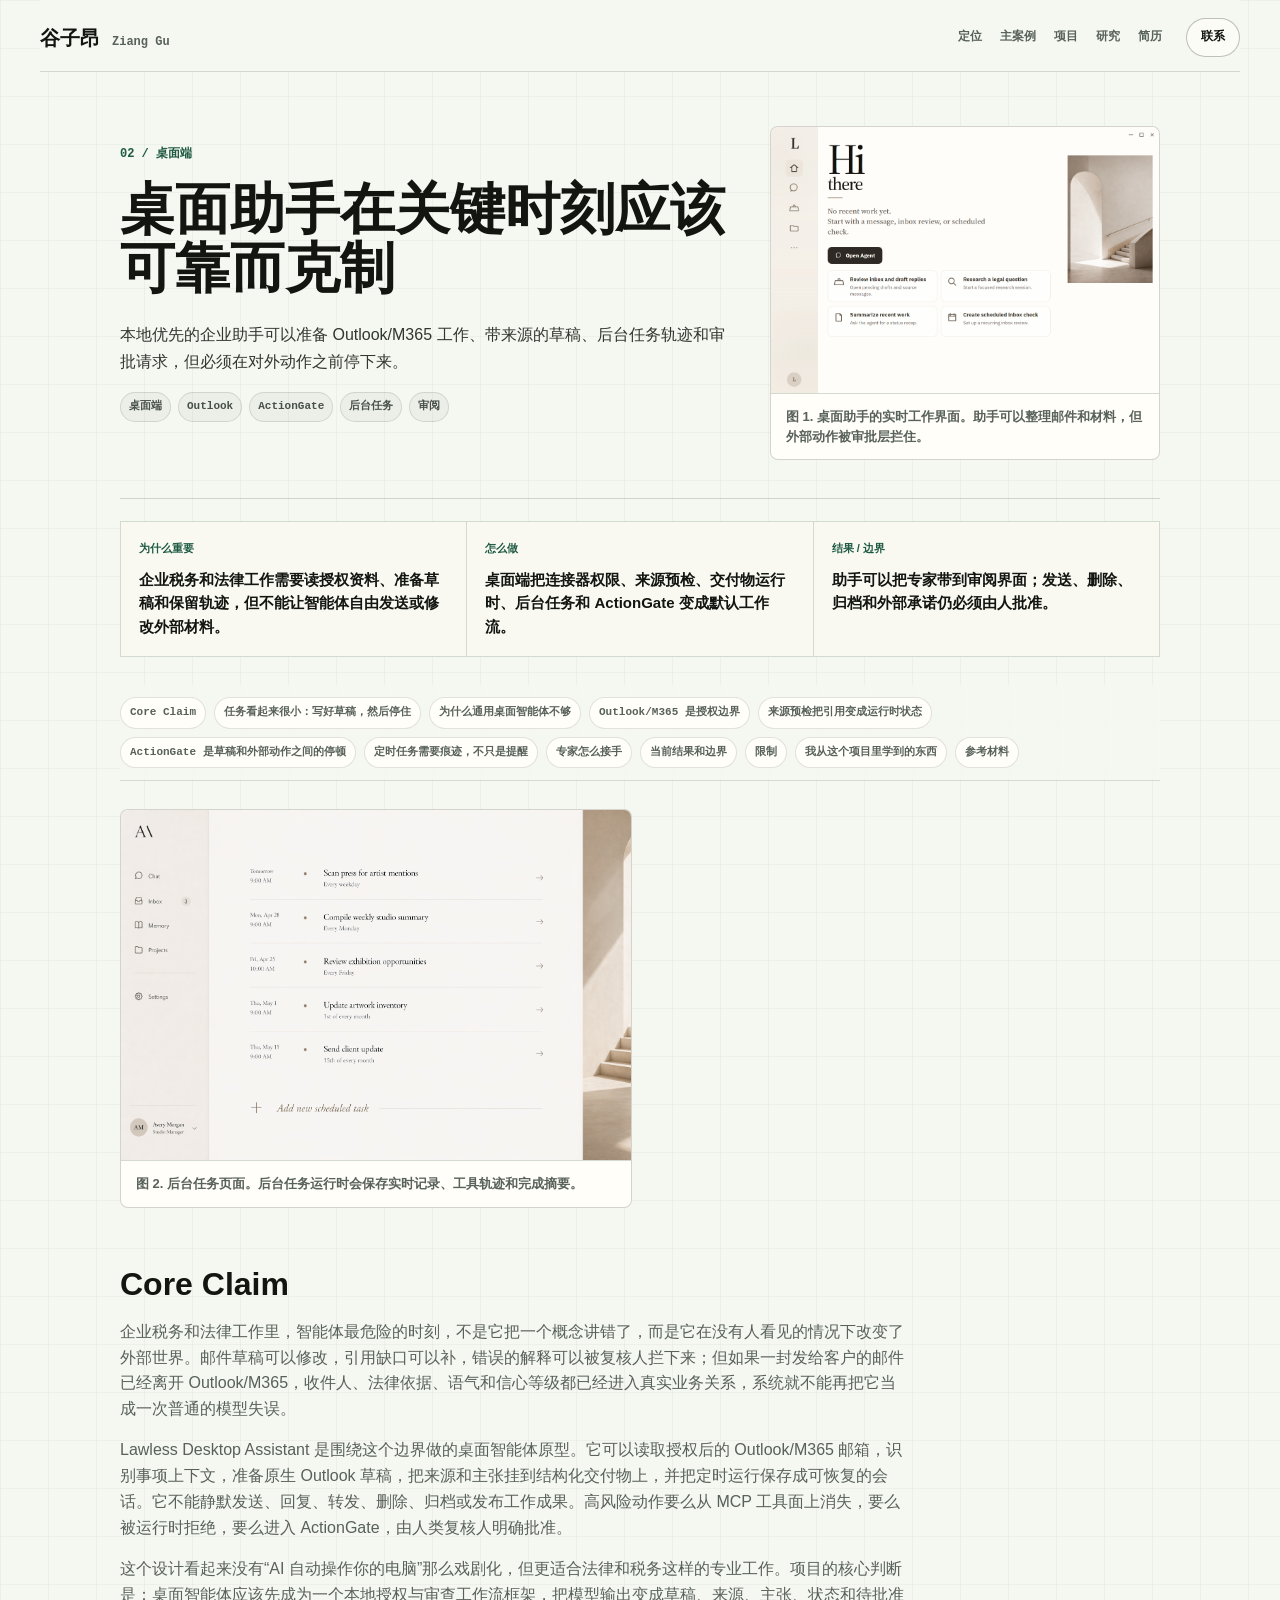
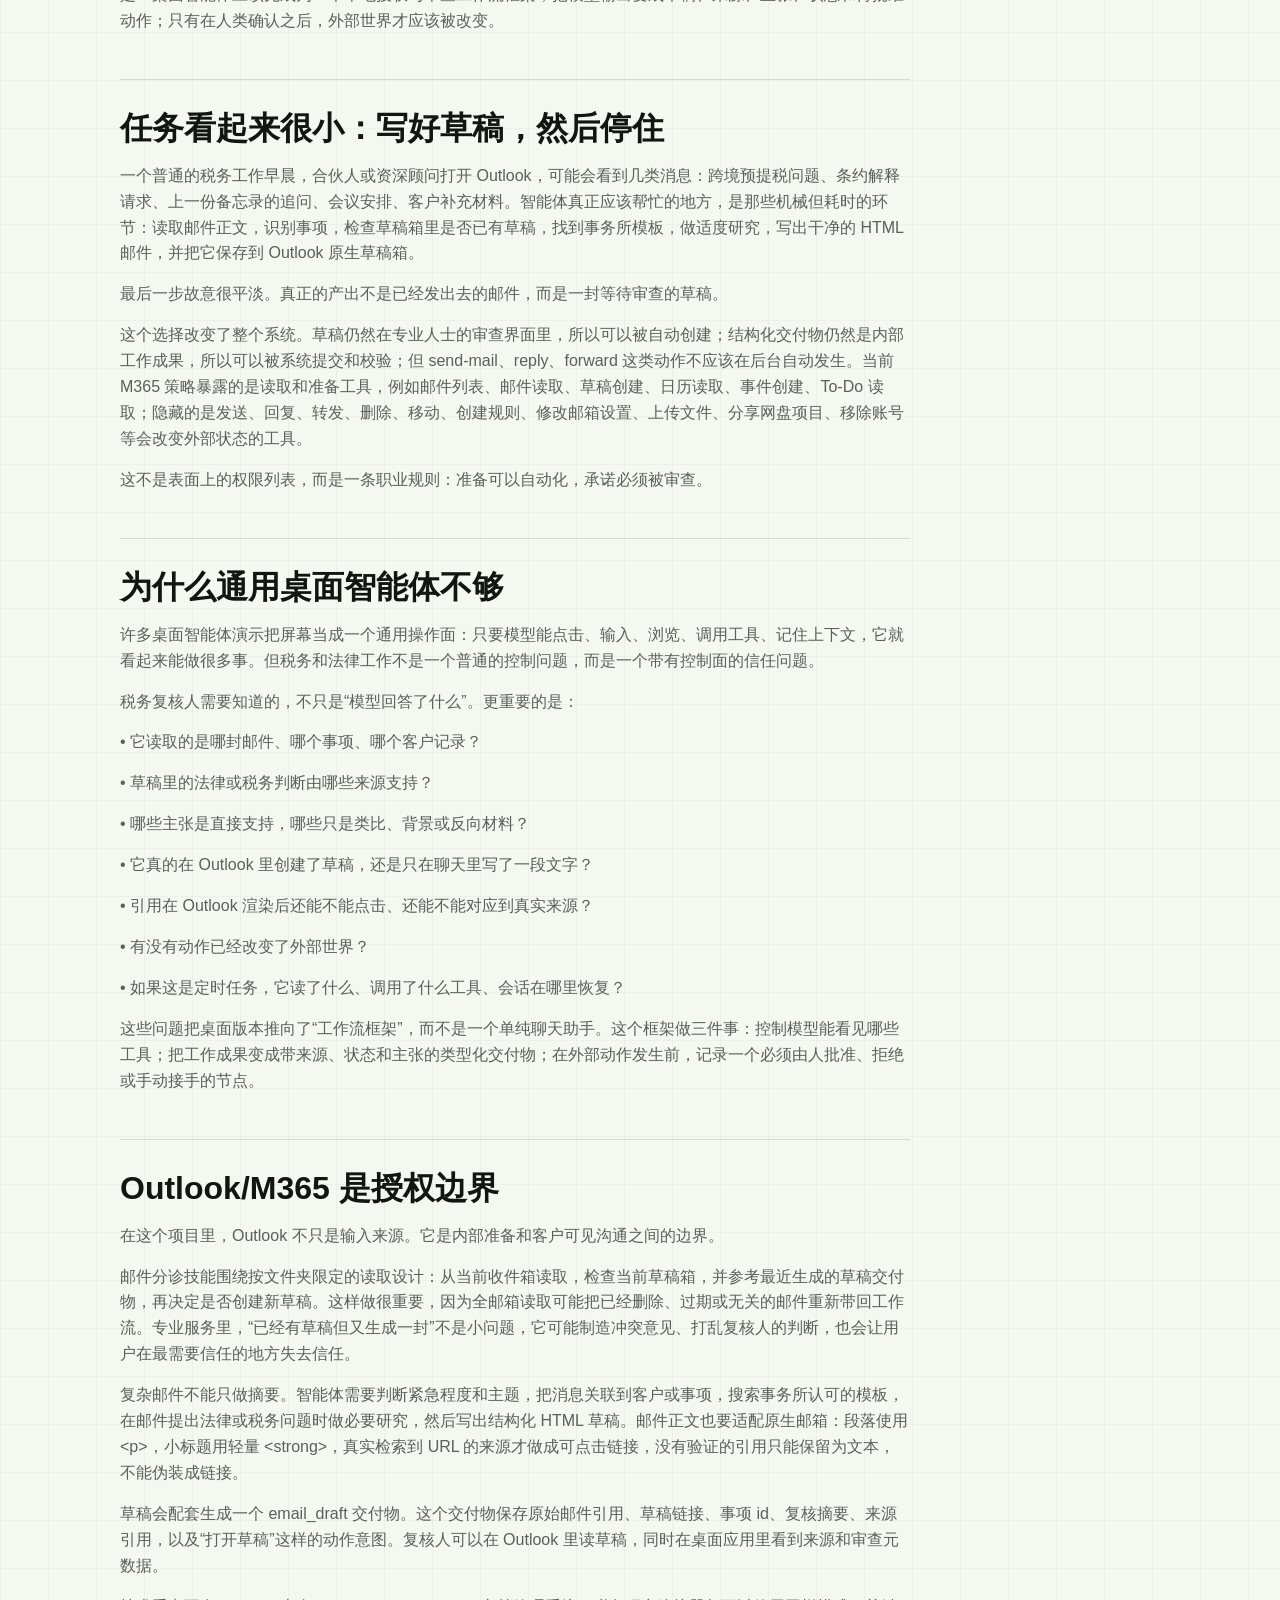
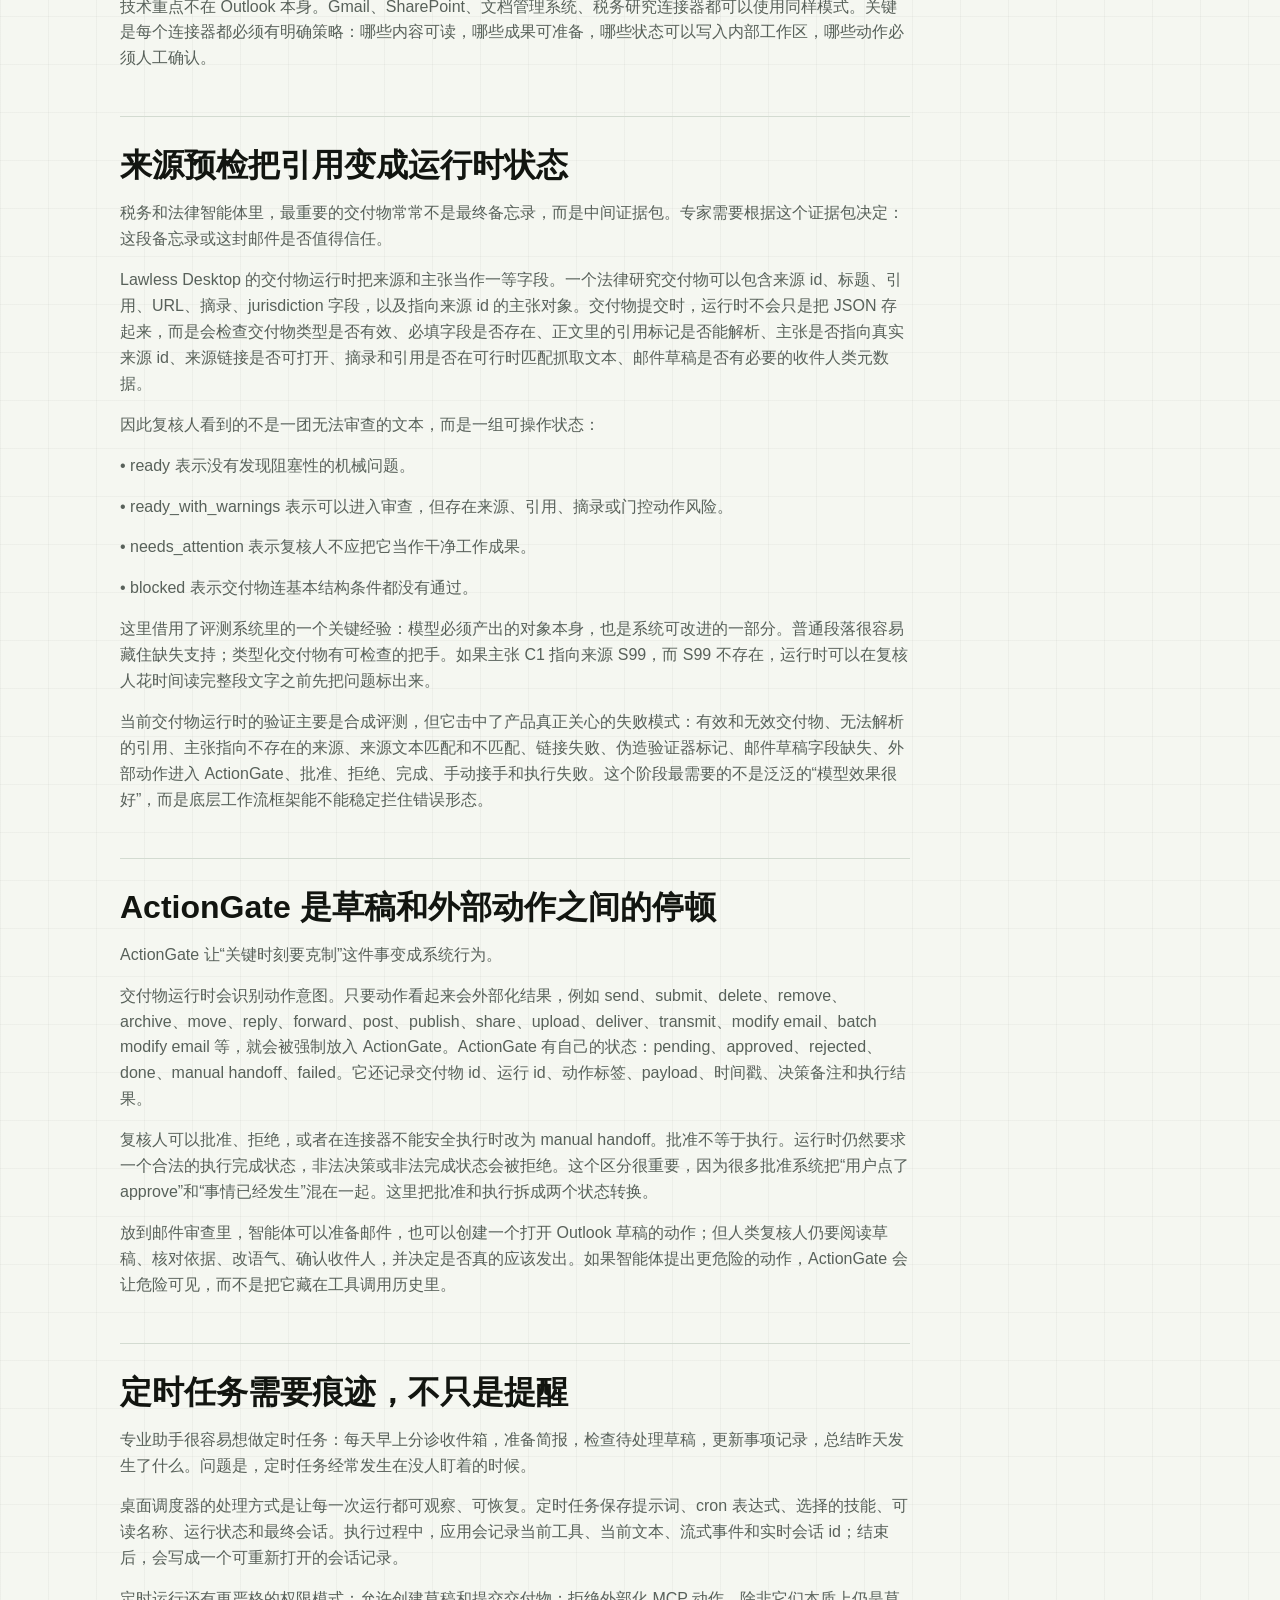
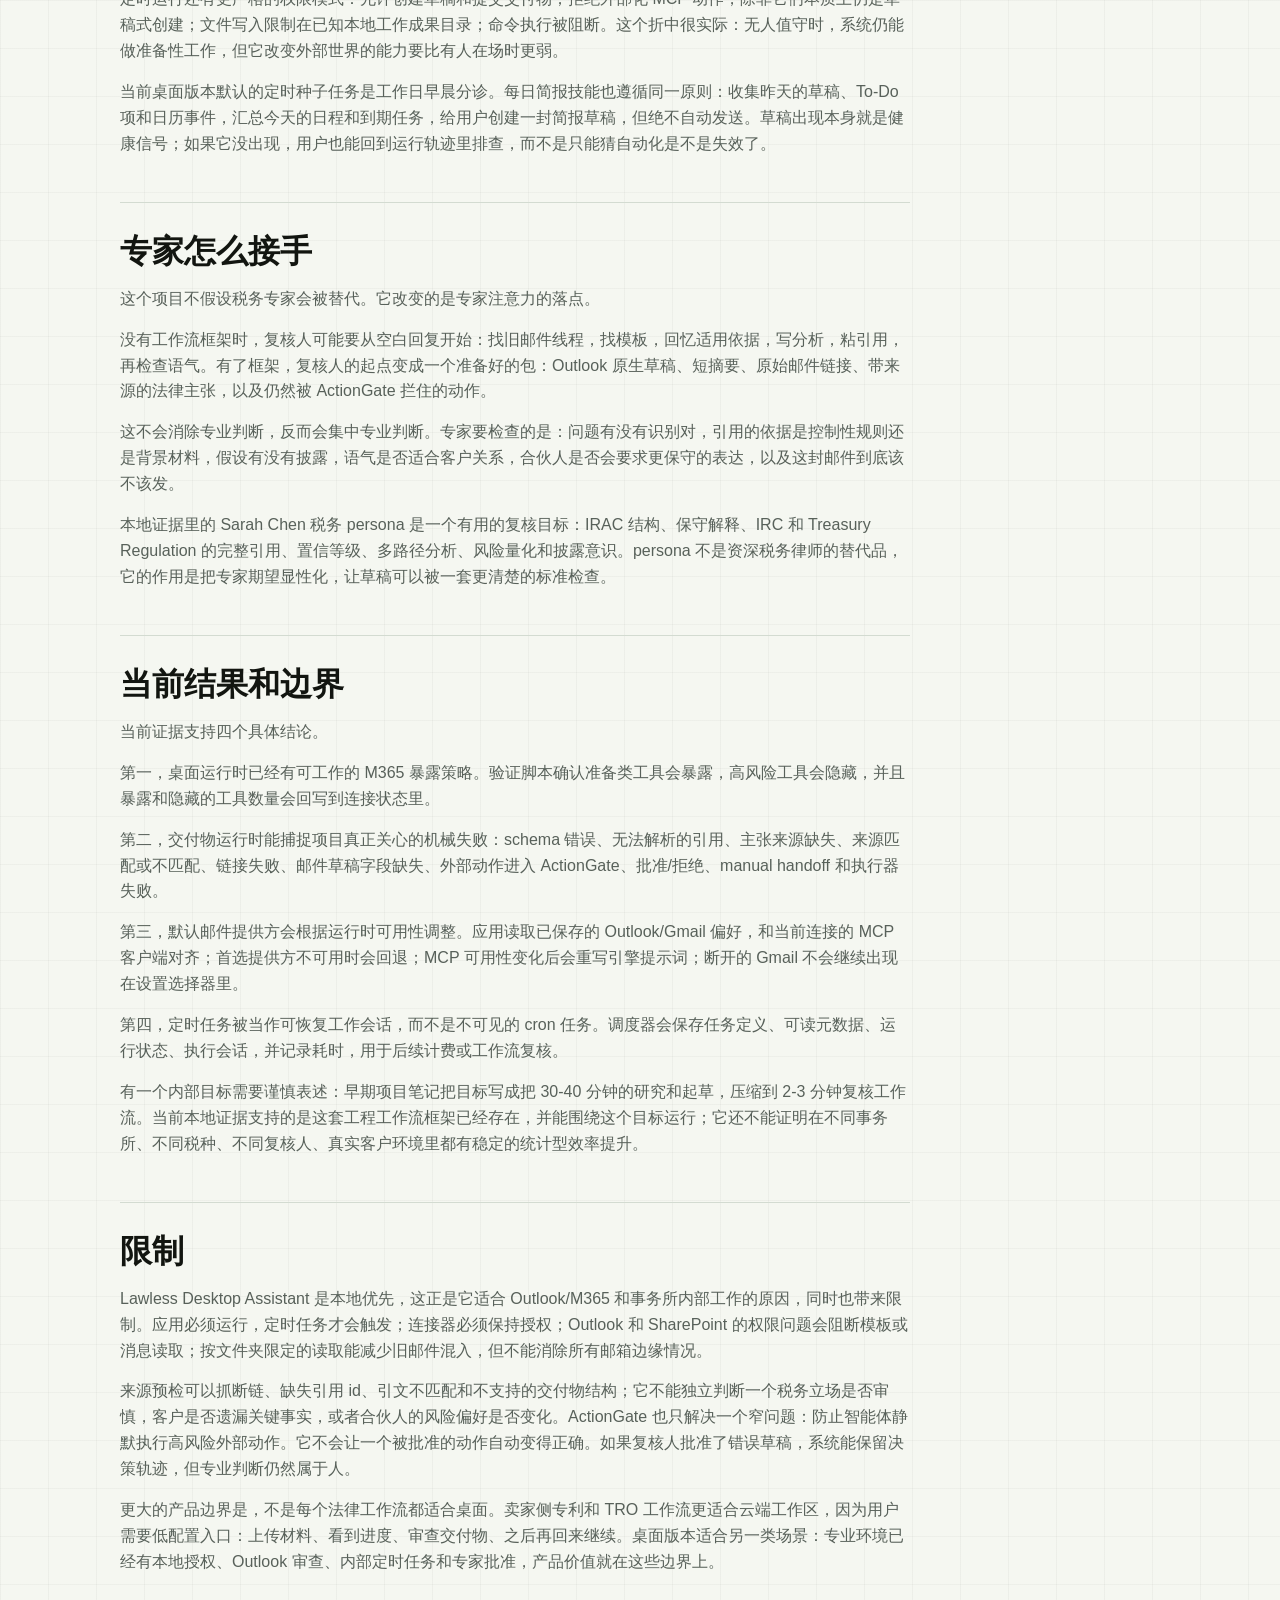
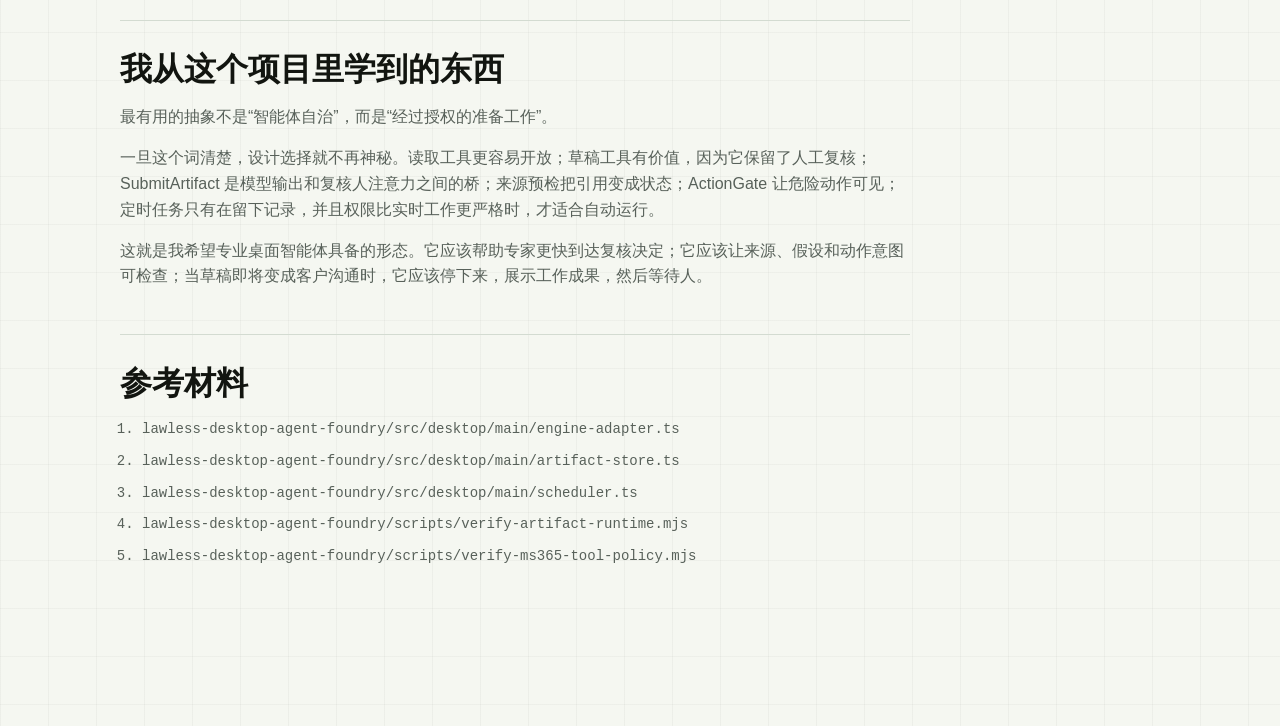
<file: lawless-desktop-assistant.html>
<!doctype html>
<html lang="zh-CN">
<head>
  <meta charset="utf-8" />
  <meta name="viewport" content="width=device-width, initial-scale=1" />
  <meta name="description" content="本地优先的企业助手可以准备 Outlook/M365 工作、带来源的草稿、后台任务轨迹和审批请求，但必须在对外动作之前停下来。" />
  <title>桌面助手在关键时刻应该可靠而克制 / Ziang Gu</title>
  <link rel="icon" href="data:image/svg+xml,%3Csvg xmlns='http://www.w3.org/2000/svg' viewBox='0 0 64 64'%3E%3Crect width='64' height='64' fill='%230d3f32'/%3E%3Ctext x='32' y='42' font-size='34' text-anchor='middle' fill='%23fffaf0' font-family='serif'%3EZ%3C/text%3E%3C/svg%3E" />
  <link rel="stylesheet" href="./styles.css" />
</head>
<body class="paper-page">
  <header class="site-header">
    <a class="brand" href="./index.html"><span>谷子昂</span><small>Ziang Gu</small></a>
    <nav>
      <a href="./index.html#fit">定位</a>
      <a href="./lawless-agent-system.html">主案例</a>
      <a href="./project-reports.html">项目</a>
      <a href="./index.html#research">研究</a>
      <a href="./assets/ziang-gu-resume.pdf" target="_blank" rel="noreferrer">简历</a>
    </nav>
    <a class="pill" href="mailto:guziang@msu.edu">联系</a>
  </header>
  <main><article class="paper">
      <header class="paper-hero">
        <div>
          <p class="eyebrow">02 / 桌面端</p>
          <h1>桌面助手在关键时刻应该可靠而克制</h1>
          <p class="dek">本地优先的企业助手可以准备 Outlook/M365 工作、带来源的草稿、后台任务轨迹和审批请求，但必须在对外动作之前停下来。</p>
          <div class="tag-row hero-tags"><b>桌面端</b><b>Outlook</b><b>ActionGate</b><b>后台任务</b><b>审阅</b></div>
          
        </div>
        <figure class="paper-figure">
    <img src="./assets/lawless-desktop-chat-live.png" alt="Lawless 桌面助手对话界面" />
    <figcaption>图 1. 桌面助手的实时工作界面。助手可以整理邮件和材料，但外部动作被审批层拦住。</figcaption>
  </figure>
      </header>

      <section class="case-brief" aria-label="Case study brief">
    <article>
          <span>为什么重要</span>
          <p>企业税务和法律工作需要读授权资料、准备草稿和保留轨迹，但不能让智能体自由发送或修改外部材料。</p>
        </article><article>
          <span>怎么做</span>
          <p>桌面端把连接器权限、来源预检、交付物运行时、后台任务和 ActionGate 变成默认工作流。</p>
        </article><article>
          <span>结果 / 边界</span>
          <p>助手可以把专家带到审阅界面；发送、删除、归档和外部承诺仍必须由人批准。</p>
        </article>
  </section>

      <aside class="toc">
        <a href="#s1">Core Claim</a><a href="#s2">任务看起来很小：写好草稿，然后停住</a><a href="#s3">为什么通用桌面智能体不够</a><a href="#s4">Outlook/M365 是授权边界</a><a href="#s5">来源预检把引用变成运行时状态</a><a href="#s6">ActionGate 是草稿和外部动作之间的停顿</a><a href="#s7">定时任务需要痕迹，不只是提醒</a><a href="#s8">专家怎么接手</a><a href="#s9">当前结果和边界</a><a href="#s10">限制</a><a href="#s11">我从这个项目里学到的东西</a>
        
        <a href="#references">参考材料</a>
      </aside>

      <div class="figure-grid"><figure class="paper-figure">
    <img src="./assets/lawless-desktop-schedule.png" alt="Lawless 桌面端后台任务界面" />
    <figcaption>图 2. 后台任务页面。后台任务运行时会保存实时记录、工具轨迹和完成摘要。</figcaption>
  </figure></div>
      <section class="paper-section" id="s1">
    <h2>Core Claim</h2>
    <p>企业税务和法律工作里，智能体最危险的时刻，不是它把一个概念讲错了，而是它在没有人看见的情况下改变了外部世界。邮件草稿可以修改，引用缺口可以补，错误的解释可以被复核人拦下来；但如果一封发给客户的邮件已经离开 Outlook/M365，收件人、法律依据、语气和信心等级都已经进入真实业务关系，系统就不能再把它当成一次普通的模型失误。</p>
<p>Lawless Desktop Assistant 是围绕这个边界做的桌面智能体原型。它可以读取授权后的 Outlook/M365 邮箱，识别事项上下文，准备原生 Outlook 草稿，把来源和主张挂到结构化交付物上，并把定时运行保存成可恢复的会话。它不能静默发送、回复、转发、删除、归档或发布工作成果。高风险动作要么从 MCP 工具面上消失，要么被运行时拒绝，要么进入 ActionGate，由人类复核人明确批准。</p>
<p>这个设计看起来没有“AI 自动操作你的电脑”那么戏剧化，但更适合法律和税务这样的专业工作。项目的核心判断是：桌面智能体应该先成为一个本地授权与审查工作流框架，把模型输出变成草稿、来源、主张、状态和待批准动作；只有在人类确认之后，外部世界才应该被改变。</p>
  </section>
<section class="paper-section" id="s2">
    <h2>任务看起来很小：写好草稿，然后停住</h2>
    <p>一个普通的税务工作早晨，合伙人或资深顾问打开 Outlook，可能会看到几类消息：跨境预提税问题、条约解释请求、上一份备忘录的追问、会议安排、客户补充材料。智能体真正应该帮忙的地方，是那些机械但耗时的环节：读取邮件正文，识别事项，检查草稿箱里是否已有草稿，找到事务所模板，做适度研究，写出干净的 HTML 邮件，并把它保存到 Outlook 原生草稿箱。</p>
<p>最后一步故意很平淡。真正的产出不是已经发出去的邮件，而是一封等待审查的草稿。</p>
<p>这个选择改变了整个系统。草稿仍然在专业人士的审查界面里，所以可以被自动创建；结构化交付物仍然是内部工作成果，所以可以被系统提交和校验；但 send-mail、reply、forward 这类动作不应该在后台自动发生。当前 M365 策略暴露的是读取和准备工具，例如邮件列表、邮件读取、草稿创建、日历读取、事件创建、To-Do 读取；隐藏的是发送、回复、转发、删除、移动、创建规则、修改邮箱设置、上传文件、分享网盘项目、移除账号等会改变外部状态的工具。</p>
<p>这不是表面上的权限列表，而是一条职业规则：准备可以自动化，承诺必须被审查。</p>
  </section>
<section class="paper-section" id="s3">
    <h2>为什么通用桌面智能体不够</h2>
    <p>许多桌面智能体演示把屏幕当成一个通用操作面：只要模型能点击、输入、浏览、调用工具、记住上下文，它就看起来能做很多事。但税务和法律工作不是一个普通的控制问题，而是一个带有控制面的信任问题。</p>
<p>税务复核人需要知道的，不只是“模型回答了什么”。更重要的是：</p>
<p>• 它读取的是哪封邮件、哪个事项、哪个客户记录？</p>
<p>• 草稿里的法律或税务判断由哪些来源支持？</p>
<p>• 哪些主张是直接支持，哪些只是类比、背景或反向材料？</p>
<p>• 它真的在 Outlook 里创建了草稿，还是只在聊天里写了一段文字？</p>
<p>• 引用在 Outlook 渲染后还能不能点击、还能不能对应到真实来源？</p>
<p>• 有没有动作已经改变了外部世界？</p>
<p>• 如果这是定时任务，它读了什么、调用了什么工具、会话在哪里恢复？</p>
<p>这些问题把桌面版本推向了“工作流框架”，而不是一个单纯聊天助手。这个框架做三件事：控制模型能看见哪些工具；把工作成果变成带来源、状态和主张的类型化交付物；在外部动作发生前，记录一个必须由人批准、拒绝或手动接手的节点。</p>
  </section>
<section class="paper-section" id="s4">
    <h2>Outlook/M365 是授权边界</h2>
    <p>在这个项目里，Outlook 不只是输入来源。它是内部准备和客户可见沟通之间的边界。</p>
<p>邮件分诊技能围绕按文件夹限定的读取设计：从当前收件箱读取，检查当前草稿箱，并参考最近生成的草稿交付物，再决定是否创建新草稿。这样做很重要，因为全邮箱读取可能把已经删除、过期或无关的邮件重新带回工作流。专业服务里，“已经有草稿但又生成一封”不是小问题，它可能制造冲突意见、打乱复核人的判断，也会让用户在最需要信任的地方失去信任。</p>
<p>复杂邮件不能只做摘要。智能体需要判断紧急程度和主题，把消息关联到客户或事项，搜索事务所认可的模板，在邮件提出法律或税务问题时做必要研究，然后写出结构化 HTML 草稿。邮件正文也要适配原生邮箱：段落使用 &lt;p&gt;，小标题用轻量 &lt;strong&gt;，真实检索到 URL 的来源才做成可点击链接，没有验证的引用只能保留为文本，不能伪装成链接。</p>
<p>草稿会配套生成一个 email_draft 交付物。这个交付物保存原始邮件引用、草稿链接、事项 id、复核摘要、来源引用，以及“打开草稿”这样的动作意图。复核人可以在 Outlook 里读草稿，同时在桌面应用里看到来源和审查元数据。</p>
<p>技术重点不在 Outlook 本身。Gmail、SharePoint、文档管理系统、税务研究连接器都可以使用同样模式。关键是每个连接器都必须有明确策略：哪些内容可读，哪些成果可准备，哪些状态可以写入内部工作区，哪些动作必须人工确认。</p>
  </section>
<section class="paper-section" id="s5">
    <h2>来源预检把引用变成运行时状态</h2>
    <p>税务和法律智能体里，最重要的交付物常常不是最终备忘录，而是中间证据包。专家需要根据这个证据包决定：这段备忘录或这封邮件是否值得信任。</p>
<p>Lawless Desktop 的交付物运行时把来源和主张当作一等字段。一个法律研究交付物可以包含来源 id、标题、引用、URL、摘录、jurisdiction 字段，以及指向来源 id 的主张对象。交付物提交时，运行时不会只是把 JSON 存起来，而是会检查交付物类型是否有效、必填字段是否存在、正文里的引用标记是否能解析、主张是否指向真实来源 id、来源链接是否可打开、摘录和引用是否在可行时匹配抓取文本、邮件草稿是否有必要的收件人类元数据。</p>
<p>因此复核人看到的不是一团无法审查的文本，而是一组可操作状态：</p>
<p>• ready 表示没有发现阻塞性的机械问题。</p>
<p>• ready_with_warnings 表示可以进入审查，但存在来源、引用、摘录或门控动作风险。</p>
<p>• needs_attention 表示复核人不应把它当作干净工作成果。</p>
<p>• blocked 表示交付物连基本结构条件都没有通过。</p>
<p>这里借用了评测系统里的一个关键经验：模型必须产出的对象本身，也是系统可改进的一部分。普通段落很容易藏住缺失支持；类型化交付物有可检查的把手。如果主张 C1 指向来源 S99，而 S99 不存在，运行时可以在复核人花时间读完整段文字之前先把问题标出来。</p>
<p>当前交付物运行时的验证主要是合成评测，但它击中了产品真正关心的失败模式：有效和无效交付物、无法解析的引用、主张指向不存在的来源、来源文本匹配和不匹配、链接失败、伪造验证器标记、邮件草稿字段缺失、外部动作进入 ActionGate、批准、拒绝、完成、手动接手和执行失败。这个阶段最需要的不是泛泛的“模型效果很好”，而是底层工作流框架能不能稳定拦住错误形态。</p>
  </section>
<section class="paper-section" id="s6">
    <h2>ActionGate 是草稿和外部动作之间的停顿</h2>
    <p>ActionGate 让“关键时刻要克制”这件事变成系统行为。</p>
<p>交付物运行时会识别动作意图。只要动作看起来会外部化结果，例如 send、submit、delete、remove、archive、move、reply、forward、post、publish、share、upload、deliver、transmit、modify email、batch modify email 等，就会被强制放入 ActionGate。ActionGate 有自己的状态：pending、approved、rejected、done、manual handoff、failed。它还记录交付物 id、运行 id、动作标签、payload、时间戳、决策备注和执行结果。</p>
<p>复核人可以批准、拒绝，或者在连接器不能安全执行时改为 manual handoff。批准不等于执行。运行时仍然要求一个合法的执行完成状态，非法决策或非法完成状态会被拒绝。这个区分很重要，因为很多批准系统把“用户点了 approve”和“事情已经发生”混在一起。这里把批准和执行拆成两个状态转换。</p>
<p>放到邮件审查里，智能体可以准备邮件，也可以创建一个打开 Outlook 草稿的动作；但人类复核人仍要阅读草稿、核对依据、改语气、确认收件人，并决定是否真的应该发出。如果智能体提出更危险的动作，ActionGate 会让危险可见，而不是把它藏在工具调用历史里。</p>
  </section>
<section class="paper-section" id="s7">
    <h2>定时任务需要痕迹，不只是提醒</h2>
    <p>专业助手很容易想做定时任务：每天早上分诊收件箱，准备简报，检查待处理草稿，更新事项记录，总结昨天发生了什么。问题是，定时任务经常发生在没人盯着的时候。</p>
<p>桌面调度器的处理方式是让每一次运行都可观察、可恢复。定时任务保存提示词、cron 表达式、选择的技能、可读名称、运行状态和最终会话。执行过程中，应用会记录当前工具、当前文本、流式事件和实时会话 id；结束后，会写成一个可重新打开的会话记录。</p>
<p>定时运行还有更严格的权限模式：允许创建草稿和提交交付物；拒绝外部化 MCP 动作，除非它们本质上仍是草稿式创建；文件写入限制在已知本地工作成果目录；命令执行被阻断。这个折中很实际：无人值守时，系统仍能做准备性工作，但它改变外部世界的能力要比有人在场时更弱。</p>
<p>当前桌面版本默认的定时种子任务是工作日早晨分诊。每日简报技能也遵循同一原则：收集昨天的草稿、To-Do 项和日历事件，汇总今天的日程和到期任务，给用户创建一封简报草稿，但绝不自动发送。草稿出现本身就是健康信号；如果它没出现，用户也能回到运行轨迹里排查，而不是只能猜自动化是不是失效了。</p>
  </section>
<section class="paper-section" id="s8">
    <h2>专家怎么接手</h2>
    <p>这个项目不假设税务专家会被替代。它改变的是专家注意力的落点。</p>
<p>没有工作流框架时，复核人可能要从空白回复开始：找旧邮件线程，找模板，回忆适用依据，写分析，粘引用，再检查语气。有了框架，复核人的起点变成一个准备好的包：Outlook 原生草稿、短摘要、原始邮件链接、带来源的法律主张，以及仍然被 ActionGate 拦住的动作。</p>
<p>这不会消除专业判断，反而会集中专业判断。专家要检查的是：问题有没有识别对，引用的依据是控制性规则还是背景材料，假设有没有披露，语气是否适合客户关系，合伙人是否会要求更保守的表达，以及这封邮件到底该不该发。</p>
<p>本地证据里的 Sarah Chen 税务 persona 是一个有用的复核目标：IRAC 结构、保守解释、IRC 和 Treasury Regulation 的完整引用、置信等级、多路径分析、风险量化和披露意识。persona 不是资深税务律师的替代品，它的作用是把专家期望显性化，让草稿可以被一套更清楚的标准检查。</p>
  </section>
<section class="paper-section" id="s9">
    <h2>当前结果和边界</h2>
    <p>当前证据支持四个具体结论。</p>
<p>第一，桌面运行时已经有可工作的 M365 暴露策略。验证脚本确认准备类工具会暴露，高风险工具会隐藏，并且暴露和隐藏的工具数量会回写到连接状态里。</p>
<p>第二，交付物运行时能捕捉项目真正关心的机械失败：schema 错误、无法解析的引用、主张来源缺失、来源匹配或不匹配、链接失败、邮件草稿字段缺失、外部动作进入 ActionGate、批准/拒绝、manual handoff 和执行器失败。</p>
<p>第三，默认邮件提供方会根据运行时可用性调整。应用读取已保存的 Outlook/Gmail 偏好，和当前连接的 MCP 客户端对齐；首选提供方不可用时会回退；MCP 可用性变化后会重写引擎提示词；断开的 Gmail 不会继续出现在设置选择器里。</p>
<p>第四，定时任务被当作可恢复工作会话，而不是不可见的 cron 任务。调度器会保存任务定义、可读元数据、运行状态、执行会话，并记录耗时，用于后续计费或工作流复核。</p>
<p>有一个内部目标需要谨慎表述：早期项目笔记把目标写成把 30-40 分钟的研究和起草，压缩到 2-3 分钟复核工作流。当前本地证据支持的是这套工程工作流框架已经存在，并能围绕这个目标运行；它还不能证明在不同事务所、不同税种、不同复核人、真实客户环境里都有稳定的统计型效率提升。</p>
  </section>
<section class="paper-section" id="s10">
    <h2>限制</h2>
    <p>Lawless Desktop Assistant 是本地优先，这正是它适合 Outlook/M365 和事务所内部工作的原因，同时也带来限制。应用必须运行，定时任务才会触发；连接器必须保持授权；Outlook 和 SharePoint 的权限问题会阻断模板或消息读取；按文件夹限定的读取能减少旧邮件混入，但不能消除所有邮箱边缘情况。</p>
<p>来源预检可以抓断链、缺失引用 id、引文不匹配和不支持的交付物结构；它不能独立判断一个税务立场是否审慎，客户是否遗漏关键事实，或者合伙人的风险偏好是否变化。ActionGate 也只解决一个窄问题：防止智能体静默执行高风险外部动作。它不会让一个被批准的动作自动变得正确。如果复核人批准了错误草稿，系统能保留决策轨迹，但专业判断仍然属于人。</p>
<p>更大的产品边界是，不是每个法律工作流都适合桌面。卖家侧专利和 TRO 工作流更适合云端工作区，因为用户需要低配置入口：上传材料、看到进度、审查交付物、之后再回来继续。桌面版本适合另一类场景：专业环境已经有本地授权、Outlook 审查、内部定时任务和专家批准，产品价值就在这些边界上。</p>
  </section>
<section class="paper-section" id="s11">
    <h2>我从这个项目里学到的东西</h2>
    <p>最有用的抽象不是“智能体自治”，而是“经过授权的准备工作”。</p>
<p>一旦这个词清楚，设计选择就不再神秘。读取工具更容易开放；草稿工具有价值，因为它保留了人工复核；SubmitArtifact 是模型输出和复核人注意力之间的桥；来源预检把引用变成状态；ActionGate 让危险动作可见；定时任务只有在留下记录，并且权限比实时工作更严格时，才适合自动运行。</p>
<p>这就是我希望专业桌面智能体具备的形态。它应该帮助专家更快到达复核决定；它应该让来源、假设和动作意图可检查；当草稿即将变成客户沟通时，它应该停下来，展示工作成果，然后等待人。</p>
  </section>
      <section class="paper-section" id="references">
        <h2>参考材料</h2>
        <ol class="reference-list"><li>lawless-desktop-agent-foundry/src/desktop/main/engine-adapter.ts</li><li>lawless-desktop-agent-foundry/src/desktop/main/artifact-store.ts</li><li>lawless-desktop-agent-foundry/src/desktop/main/scheduler.ts</li><li>lawless-desktop-agent-foundry/scripts/verify-artifact-runtime.mjs</li><li>lawless-desktop-agent-foundry/scripts/verify-ms365-tool-policy.mjs</li></ol>
      </section>
    </article></main>
</body>
</html>
</file>
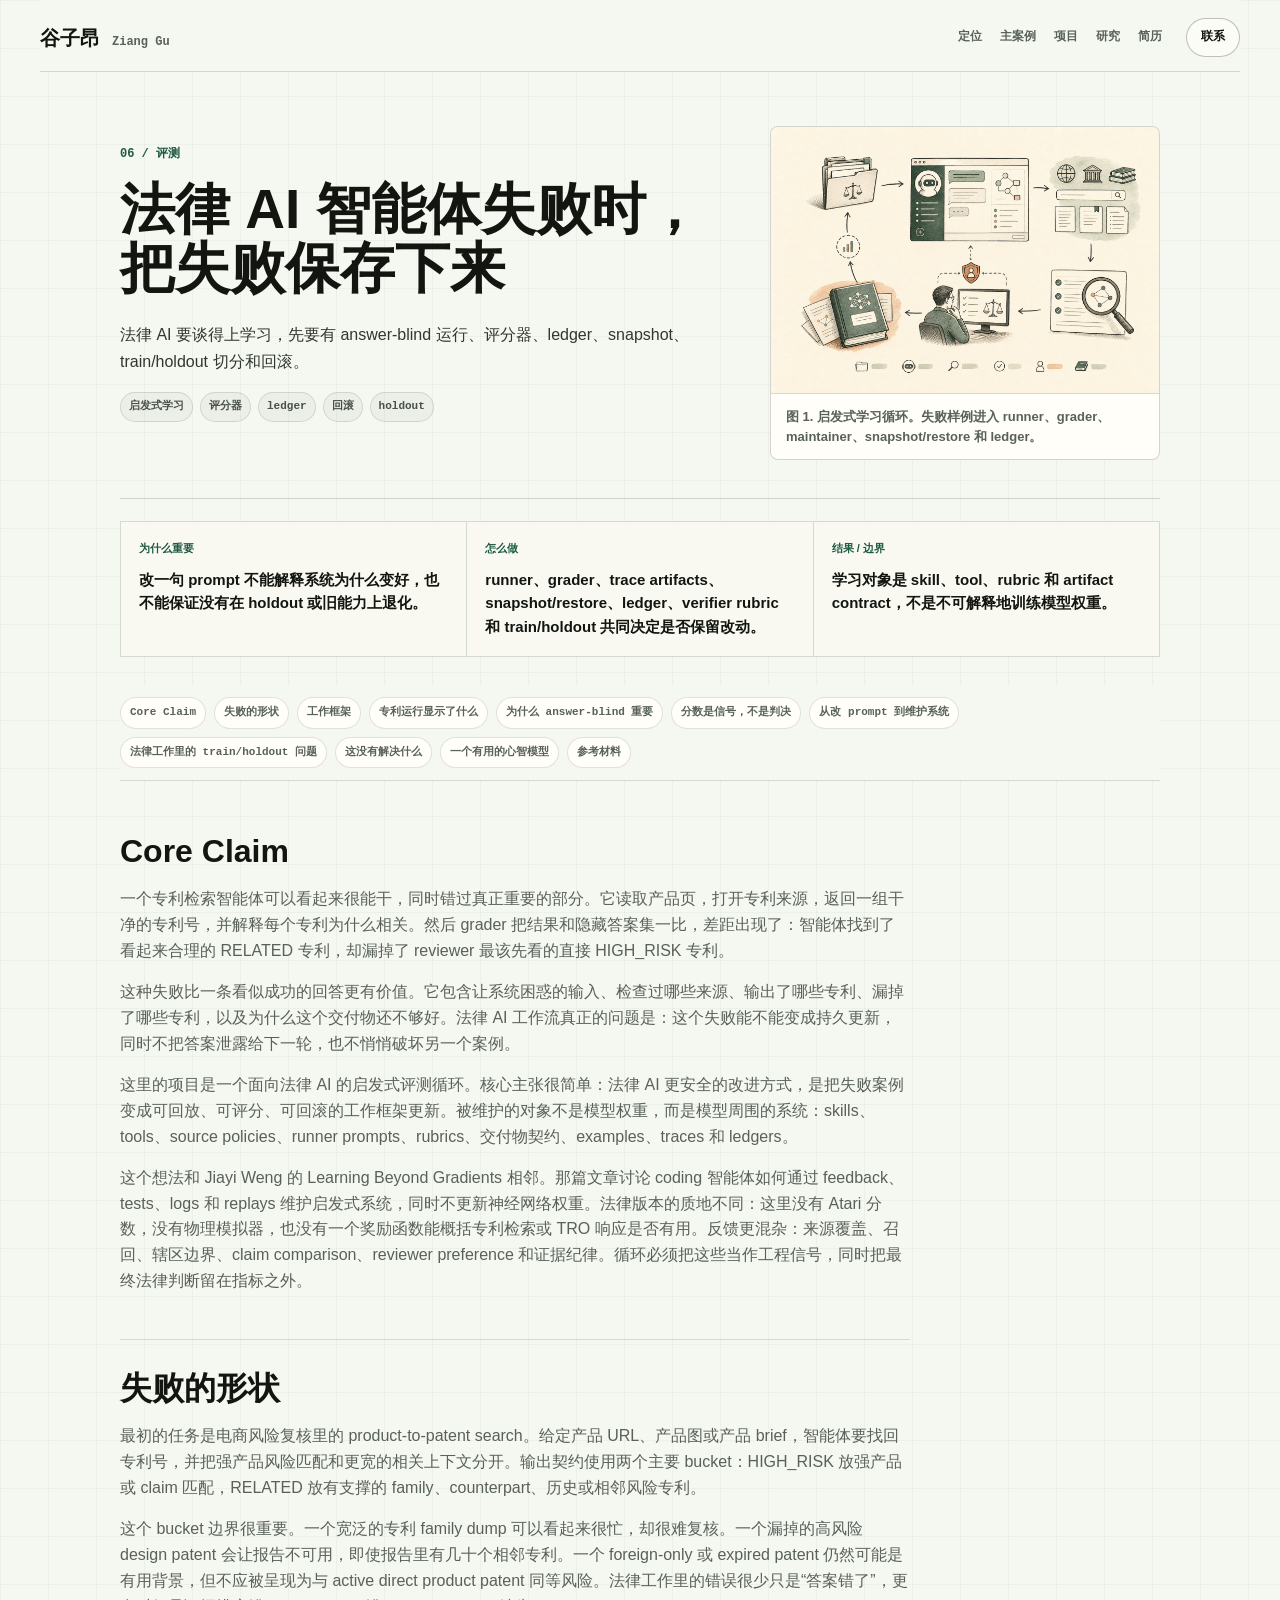
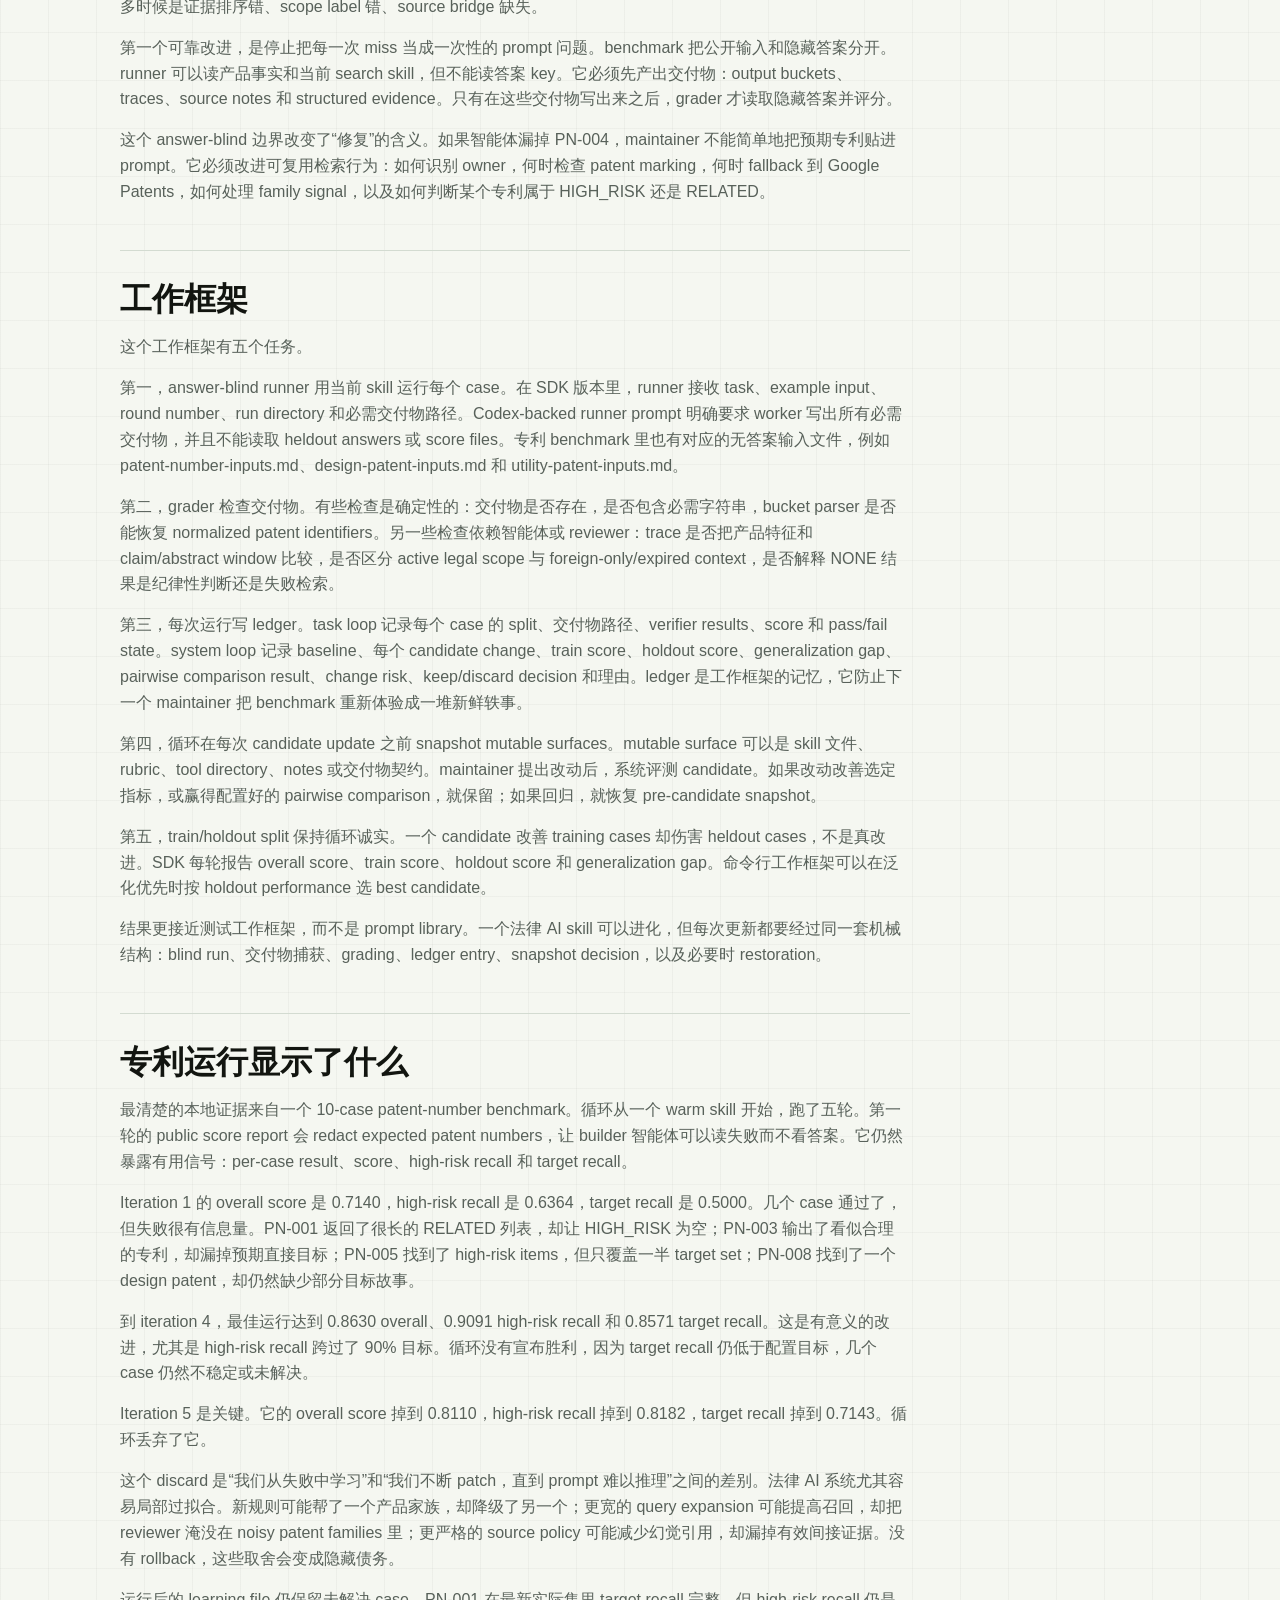
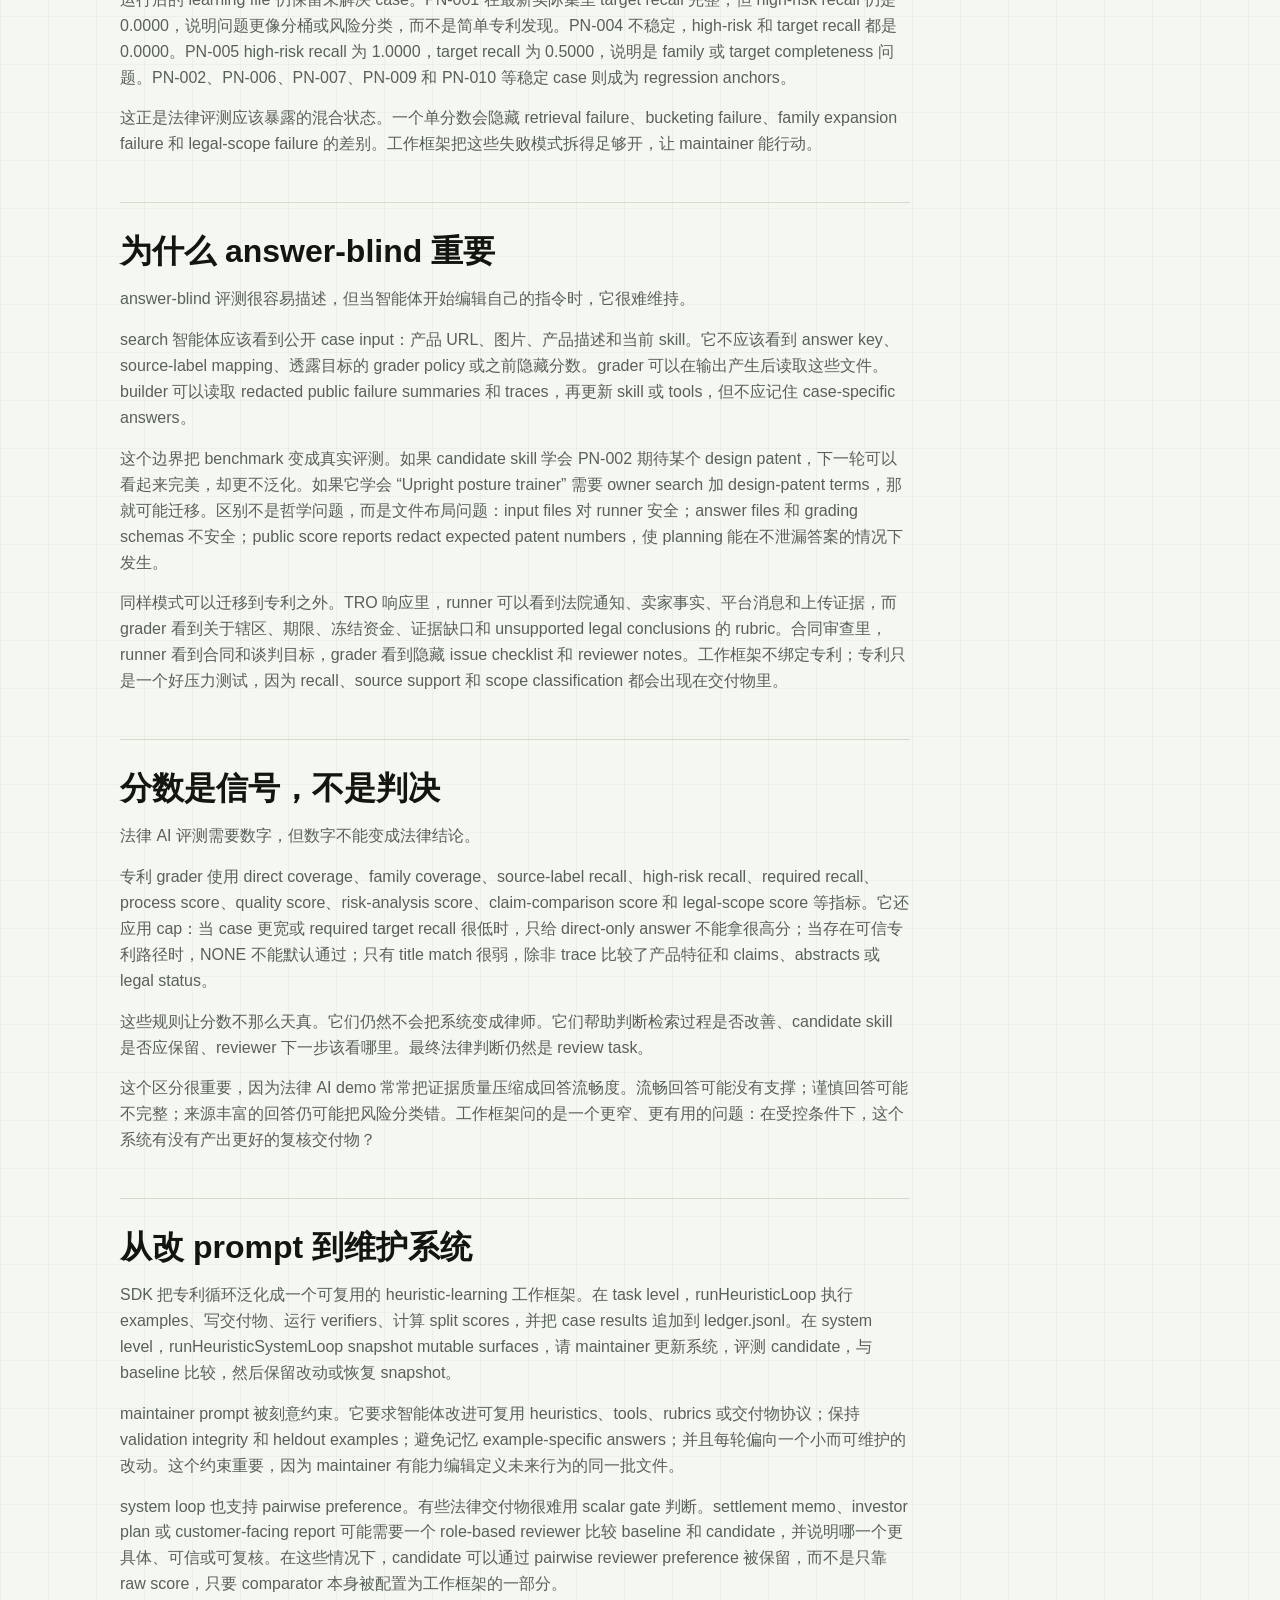
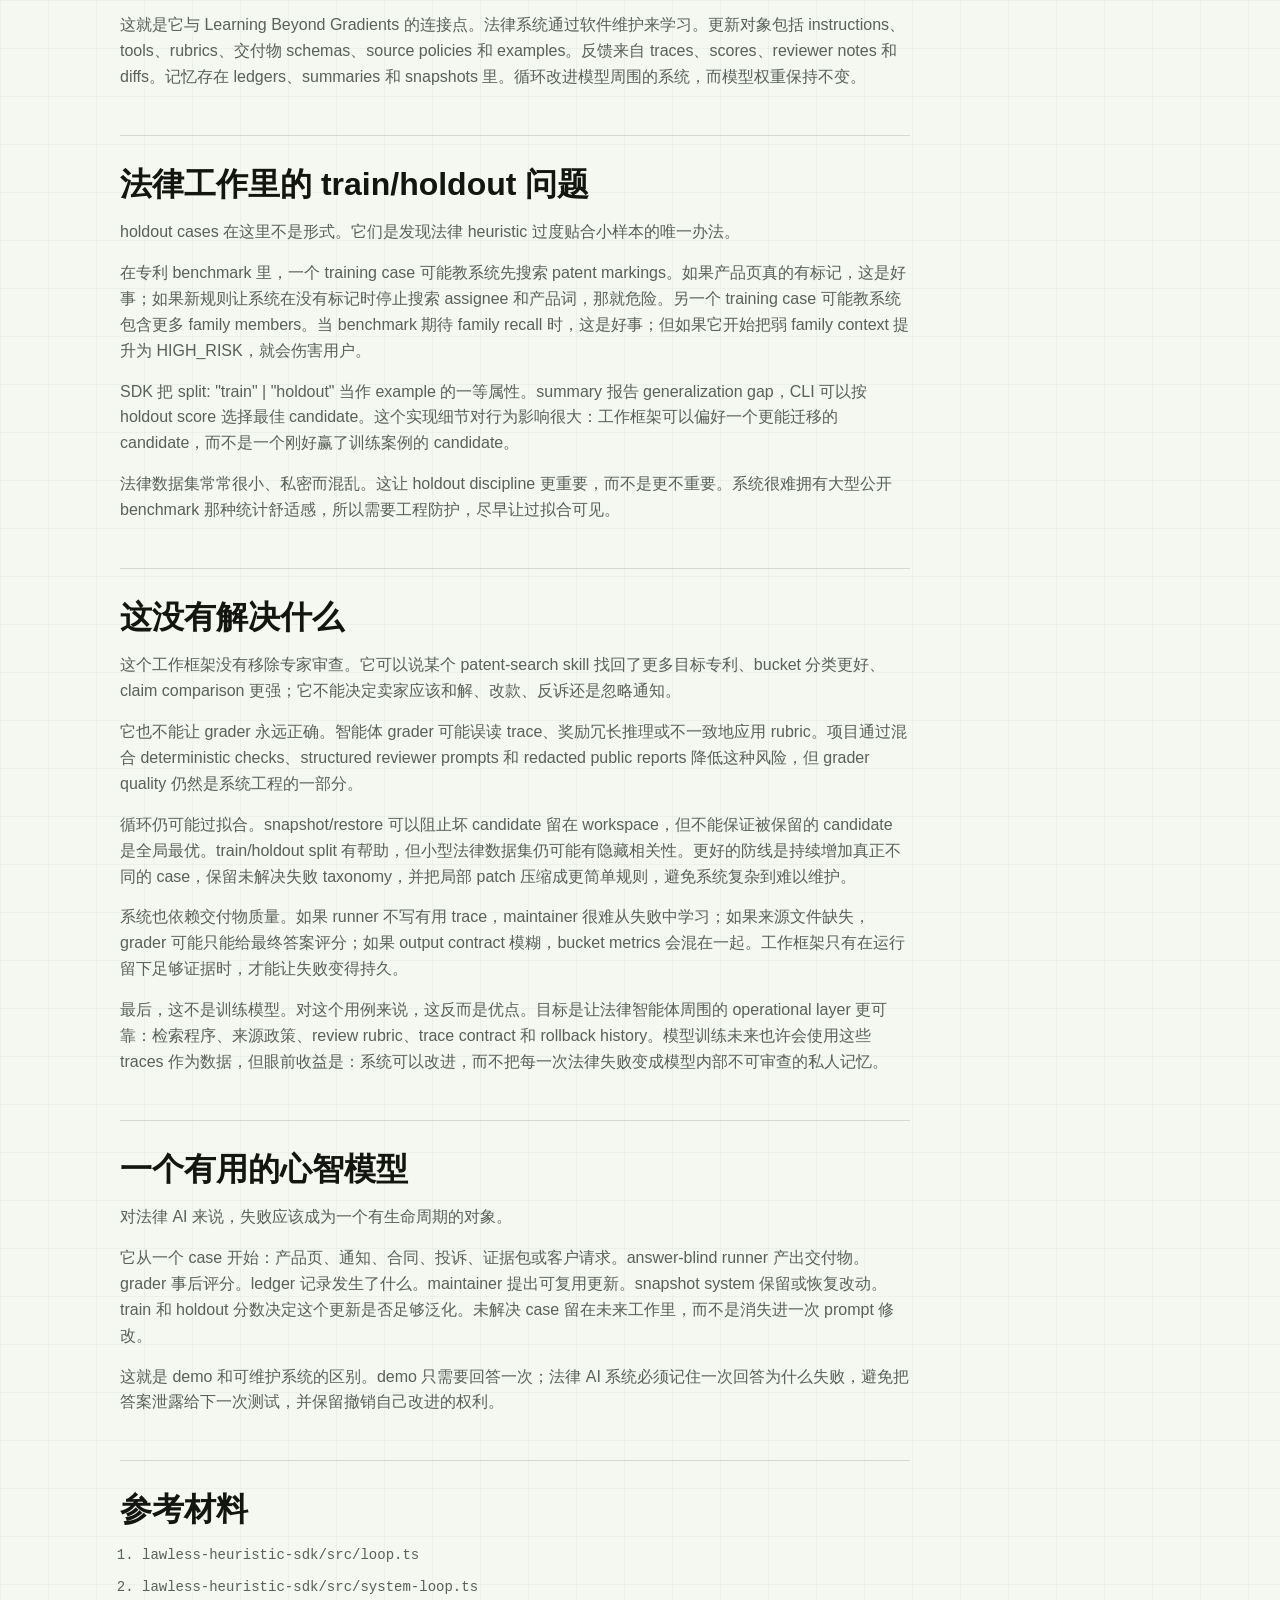
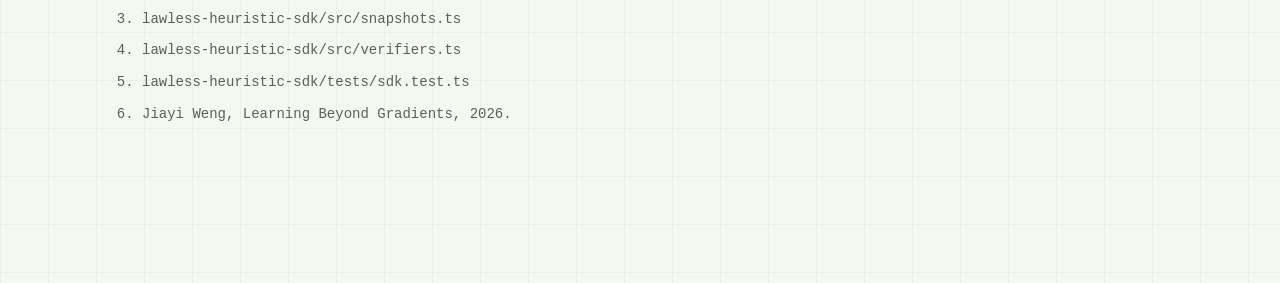
<file: lawless-heuristic-eval.html>
<!doctype html>
<html lang="zh-CN">
<head>
  <meta charset="utf-8" />
  <meta name="viewport" content="width=device-width, initial-scale=1" />
  <meta name="description" content="法律 AI 要谈得上学习，先要有 answer-blind 运行、评分器、ledger、snapshot、train/holdout 切分和回滚。" />
  <title>法律 AI 智能体失败时，把失败保存下来 / Ziang Gu</title>
  <link rel="icon" href="data:image/svg+xml,%3Csvg xmlns='http://www.w3.org/2000/svg' viewBox='0 0 64 64'%3E%3Crect width='64' height='64' fill='%230d3f32'/%3E%3Ctext x='32' y='42' font-size='34' text-anchor='middle' fill='%23fffaf0' font-family='serif'%3EZ%3C/text%3E%3C/svg%3E" />
  <link rel="stylesheet" href="./styles.css" />
</head>
<body class="paper-page">
  <header class="site-header">
    <a class="brand" href="./index.html"><span>谷子昂</span><small>Ziang Gu</small></a>
    <nav>
      <a href="./index.html#fit">定位</a>
      <a href="./lawless-agent-system.html">主案例</a>
      <a href="./project-reports.html">项目</a>
      <a href="./index.html#research">研究</a>
      <a href="./assets/ziang-gu-resume.pdf" target="_blank" rel="noreferrer">简历</a>
    </nav>
    <a class="pill" href="mailto:guziang@msu.edu">联系</a>
  </header>
  <main><article class="paper">
      <header class="paper-hero">
        <div>
          <p class="eyebrow">06 / 评测</p>
          <h1>法律 AI 智能体失败时，把失败保存下来</h1>
          <p class="dek">法律 AI 要谈得上学习，先要有 answer-blind 运行、评分器、ledger、snapshot、train/holdout 切分和回滚。</p>
          <div class="tag-row hero-tags"><b>启发式学习</b><b>评分器</b><b>ledger</b><b>回滚</b><b>holdout</b></div>
          
        </div>
        <figure class="paper-figure">
    <img src="./assets/heuristic-learning-loop.png" alt="启发式学习循环图" />
    <figcaption>图 1. 启发式学习循环。失败样例进入 runner、grader、maintainer、snapshot/restore 和 ledger。</figcaption>
  </figure>
      </header>

      <section class="case-brief" aria-label="Case study brief">
    <article>
          <span>为什么重要</span>
          <p>改一句 prompt 不能解释系统为什么变好，也不能保证没有在 holdout 或旧能力上退化。</p>
        </article><article>
          <span>怎么做</span>
          <p>runner、grader、trace artifacts、snapshot/restore、ledger、verifier rubric 和 train/holdout 共同决定是否保留改动。</p>
        </article><article>
          <span>结果 / 边界</span>
          <p>学习对象是 skill、tool、rubric 和 artifact contract，不是不可解释地训练模型权重。</p>
        </article>
  </section>

      <aside class="toc">
        <a href="#s1">Core Claim</a><a href="#s2">失败的形状</a><a href="#s3">工作框架</a><a href="#s4">专利运行显示了什么</a><a href="#s5">为什么 answer-blind 重要</a><a href="#s6">分数是信号，不是判决</a><a href="#s7">从改 prompt 到维护系统</a><a href="#s8">法律工作里的 train/holdout 问题</a><a href="#s9">这没有解决什么</a><a href="#s10">一个有用的心智模型</a>
        
        <a href="#references">参考材料</a>
      </aside>

      
      <section class="paper-section" id="s1">
    <h2>Core Claim</h2>
    <p>一个专利检索智能体可以看起来很能干，同时错过真正重要的部分。它读取产品页，打开专利来源，返回一组干净的专利号，并解释每个专利为什么相关。然后 grader 把结果和隐藏答案集一比，差距出现了：智能体找到了看起来合理的 RELATED 专利，却漏掉了 reviewer 最该先看的直接 HIGH_RISK 专利。</p>
<p>这种失败比一条看似成功的回答更有价值。它包含让系统困惑的输入、检查过哪些来源、输出了哪些专利、漏掉了哪些专利，以及为什么这个交付物还不够好。法律 AI 工作流真正的问题是：这个失败能不能变成持久更新，同时不把答案泄露给下一轮，也不悄悄破坏另一个案例。</p>
<p>这里的项目是一个面向法律 AI 的启发式评测循环。核心主张很简单：法律 AI 更安全的改进方式，是把失败案例变成可回放、可评分、可回滚的工作框架更新。被维护的对象不是模型权重，而是模型周围的系统：skills、tools、source policies、runner prompts、rubrics、交付物契约、examples、traces 和 ledgers。</p>
<p>这个想法和 Jiayi Weng 的 Learning Beyond Gradients 相邻。那篇文章讨论 coding 智能体如何通过 feedback、tests、logs 和 replays 维护启发式系统，同时不更新神经网络权重。法律版本的质地不同：这里没有 Atari 分数，没有物理模拟器，也没有一个奖励函数能概括专利检索或 TRO 响应是否有用。反馈更混杂：来源覆盖、召回、辖区边界、claim comparison、reviewer preference 和证据纪律。循环必须把这些当作工程信号，同时把最终法律判断留在指标之外。</p>
  </section>
<section class="paper-section" id="s2">
    <h2>失败的形状</h2>
    <p>最初的任务是电商风险复核里的 product-to-patent search。给定产品 URL、产品图或产品 brief，智能体要找回专利号，并把强产品风险匹配和更宽的相关上下文分开。输出契约使用两个主要 bucket：HIGH_RISK 放强产品或 claim 匹配，RELATED 放有支撑的 family、counterpart、历史或相邻风险专利。</p>
<p>这个 bucket 边界很重要。一个宽泛的专利 family dump 可以看起来很忙，却很难复核。一个漏掉的高风险 design patent 会让报告不可用，即使报告里有几十个相邻专利。一个 foreign-only 或 expired patent 仍然可能是有用背景，但不应被呈现为与 active direct product patent 同等风险。法律工作里的错误很少只是“答案错了”，更多时候是证据排序错、scope label 错、source bridge 缺失。</p>
<p>第一个可靠改进，是停止把每一次 miss 当成一次性的 prompt 问题。benchmark 把公开输入和隐藏答案分开。runner 可以读产品事实和当前 search skill，但不能读答案 key。它必须先产出交付物：output buckets、traces、source notes 和 structured evidence。只有在这些交付物写出来之后，grader 才读取隐藏答案并评分。</p>
<p>这个 answer-blind 边界改变了“修复”的含义。如果智能体漏掉 PN-004，maintainer 不能简单地把预期专利贴进 prompt。它必须改进可复用检索行为：如何识别 owner，何时检查 patent marking，何时 fallback 到 Google Patents，如何处理 family signal，以及如何判断某个专利属于 HIGH_RISK 还是 RELATED。</p>
  </section>
<section class="paper-section" id="s3">
    <h2>工作框架</h2>
    <p>这个工作框架有五个任务。</p>
<p>第一，answer-blind runner 用当前 skill 运行每个 case。在 SDK 版本里，runner 接收 task、example input、round number、run directory 和必需交付物路径。Codex-backed runner prompt 明确要求 worker 写出所有必需交付物，并且不能读取 heldout answers 或 score files。专利 benchmark 里也有对应的无答案输入文件，例如 patent-number-inputs.md、design-patent-inputs.md 和 utility-patent-inputs.md。</p>
<p>第二，grader 检查交付物。有些检查是确定性的：交付物是否存在，是否包含必需字符串，bucket parser 是否能恢复 normalized patent identifiers。另一些检查依赖智能体或 reviewer：trace 是否把产品特征和 claim/abstract window 比较，是否区分 active legal scope 与 foreign-only/expired context，是否解释 NONE 结果是纪律性判断还是失败检索。</p>
<p>第三，每次运行写 ledger。task loop 记录每个 case 的 split、交付物路径、verifier results、score 和 pass/fail state。system loop 记录 baseline、每个 candidate change、train score、holdout score、generalization gap、pairwise comparison result、change risk、keep/discard decision 和理由。ledger 是工作框架的记忆，它防止下一个 maintainer 把 benchmark 重新体验成一堆新鲜轶事。</p>
<p>第四，循环在每次 candidate update 之前 snapshot mutable surfaces。mutable surface 可以是 skill 文件、rubric、tool directory、notes 或交付物契约。maintainer 提出改动后，系统评测 candidate。如果改动改善选定指标，或赢得配置好的 pairwise comparison，就保留；如果回归，就恢复 pre-candidate snapshot。</p>
<p>第五，train/holdout split 保持循环诚实。一个 candidate 改善 training cases 却伤害 heldout cases，不是真改进。SDK 每轮报告 overall score、train score、holdout score 和 generalization gap。命令行工作框架可以在泛化优先时按 holdout performance 选 best candidate。</p>
<p>结果更接近测试工作框架，而不是 prompt library。一个法律 AI skill 可以进化，但每次更新都要经过同一套机械结构：blind run、交付物捕获、grading、ledger entry、snapshot decision，以及必要时 restoration。</p>
  </section>
<section class="paper-section" id="s4">
    <h2>专利运行显示了什么</h2>
    <p>最清楚的本地证据来自一个 10-case patent-number benchmark。循环从一个 warm skill 开始，跑了五轮。第一轮的 public score report 会 redact expected patent numbers，让 builder 智能体可以读失败而不看答案。它仍然暴露有用信号：per-case result、score、high-risk recall 和 target recall。</p>
<p>Iteration 1 的 overall score 是 0.7140，high-risk recall 是 0.6364，target recall 是 0.5000。几个 case 通过了，但失败很有信息量。PN-001 返回了很长的 RELATED 列表，却让 HIGH_RISK 为空；PN-003 输出了看似合理的专利，却漏掉预期直接目标；PN-005 找到了 high-risk items，但只覆盖一半 target set；PN-008 找到了一个 design patent，却仍然缺少部分目标故事。</p>
<p>到 iteration 4，最佳运行达到 0.8630 overall、0.9091 high-risk recall 和 0.8571 target recall。这是有意义的改进，尤其是 high-risk recall 跨过了 90% 目标。循环没有宣布胜利，因为 target recall 仍低于配置目标，几个 case 仍然不稳定或未解决。</p>
<p>Iteration 5 是关键。它的 overall score 掉到 0.8110，high-risk recall 掉到 0.8182，target recall 掉到 0.7143。循环丢弃了它。</p>
<p>这个 discard 是“我们从失败中学习”和“我们不断 patch，直到 prompt 难以推理”之间的差别。法律 AI 系统尤其容易局部过拟合。新规则可能帮了一个产品家族，却降级了另一个；更宽的 query expansion 可能提高召回，却把 reviewer 淹没在 noisy patent families 里；更严格的 source policy 可能减少幻觉引用，却漏掉有效间接证据。没有 rollback，这些取舍会变成隐藏债务。</p>
<p>运行后的 learning file 仍保留未解决 case。PN-001 在最新实际集里 target recall 完整，但 high-risk recall 仍是 0.0000，说明问题更像分桶或风险分类，而不是简单专利发现。PN-004 不稳定，high-risk 和 target recall 都是 0.0000。PN-005 high-risk recall 为 1.0000，target recall 为 0.5000，说明是 family 或 target completeness 问题。PN-002、PN-006、PN-007、PN-009 和 PN-010 等稳定 case 则成为 regression anchors。</p>
<p>这正是法律评测应该暴露的混合状态。一个单分数会隐藏 retrieval failure、bucketing failure、family expansion failure 和 legal-scope failure 的差别。工作框架把这些失败模式拆得足够开，让 maintainer 能行动。</p>
  </section>
<section class="paper-section" id="s5">
    <h2>为什么 answer-blind 重要</h2>
    <p>answer-blind 评测很容易描述，但当智能体开始编辑自己的指令时，它很难维持。</p>
<p>search 智能体应该看到公开 case input：产品 URL、图片、产品描述和当前 skill。它不应该看到 answer key、source-label mapping、透露目标的 grader policy 或之前隐藏分数。grader 可以在输出产生后读取这些文件。builder 可以读取 redacted public failure summaries 和 traces，再更新 skill 或 tools，但不应记住 case-specific answers。</p>
<p>这个边界把 benchmark 变成真实评测。如果 candidate skill 学会 PN-002 期待某个 design patent，下一轮可以看起来完美，却更不泛化。如果它学会 “Upright posture trainer” 需要 owner search 加 design-patent terms，那就可能迁移。区别不是哲学问题，而是文件布局问题：input files 对 runner 安全；answer files 和 grading schemas 不安全；public score reports redact expected patent numbers，使 planning 能在不泄漏答案的情况下发生。</p>
<p>同样模式可以迁移到专利之外。TRO 响应里，runner 可以看到法院通知、卖家事实、平台消息和上传证据，而 grader 看到关于辖区、期限、冻结资金、证据缺口和 unsupported legal conclusions 的 rubric。合同审查里，runner 看到合同和谈判目标，grader 看到隐藏 issue checklist 和 reviewer notes。工作框架不绑定专利；专利只是一个好压力测试，因为 recall、source support 和 scope classification 都会出现在交付物里。</p>
  </section>
<section class="paper-section" id="s6">
    <h2>分数是信号，不是判决</h2>
    <p>法律 AI 评测需要数字，但数字不能变成法律结论。</p>
<p>专利 grader 使用 direct coverage、family coverage、source-label recall、high-risk recall、required recall、process score、quality score、risk-analysis score、claim-comparison score 和 legal-scope score 等指标。它还应用 cap：当 case 更宽或 required target recall 很低时，只给 direct-only answer 不能拿很高分；当存在可信专利路径时，NONE 不能默认通过；只有 title match 很弱，除非 trace 比较了产品特征和 claims、abstracts 或 legal status。</p>
<p>这些规则让分数不那么天真。它们仍然不会把系统变成律师。它们帮助判断检索过程是否改善、candidate skill 是否应保留、reviewer 下一步该看哪里。最终法律判断仍然是 review task。</p>
<p>这个区分很重要，因为法律 AI demo 常常把证据质量压缩成回答流畅度。流畅回答可能没有支撑；谨慎回答可能不完整；来源丰富的回答仍可能把风险分类错。工作框架问的是一个更窄、更有用的问题：在受控条件下，这个系统有没有产出更好的复核交付物？</p>
  </section>
<section class="paper-section" id="s7">
    <h2>从改 prompt 到维护系统</h2>
    <p>SDK 把专利循环泛化成一个可复用的 heuristic-learning 工作框架。在 task level，runHeuristicLoop 执行 examples、写交付物、运行 verifiers、计算 split scores，并把 case results 追加到 ledger.jsonl。在 system level，runHeuristicSystemLoop snapshot mutable surfaces，请 maintainer 更新系统，评测 candidate，与 baseline 比较，然后保留改动或恢复 snapshot。</p>
<p>maintainer prompt 被刻意约束。它要求智能体改进可复用 heuristics、tools、rubrics 或交付物协议；保持 validation integrity 和 heldout examples；避免记忆 example-specific answers；并且每轮偏向一个小而可维护的改动。这个约束重要，因为 maintainer 有能力编辑定义未来行为的同一批文件。</p>
<p>system loop 也支持 pairwise preference。有些法律交付物很难用 scalar gate 判断。settlement memo、investor plan 或 customer-facing report 可能需要一个 role-based reviewer 比较 baseline 和 candidate，并说明哪一个更具体、可信或可复核。在这些情况下，candidate 可以通过 pairwise reviewer preference 被保留，而不是只靠 raw score，只要 comparator 本身被配置为工作框架的一部分。</p>
<p>这就是它与 Learning Beyond Gradients 的连接点。法律系统通过软件维护来学习。更新对象包括 instructions、tools、rubrics、交付物 schemas、source policies 和 examples。反馈来自 traces、scores、reviewer notes 和 diffs。记忆存在 ledgers、summaries 和 snapshots 里。循环改进模型周围的系统，而模型权重保持不变。</p>
  </section>
<section class="paper-section" id="s8">
    <h2>法律工作里的 train/holdout 问题</h2>
    <p>holdout cases 在这里不是形式。它们是发现法律 heuristic 过度贴合小样本的唯一办法。</p>
<p>在专利 benchmark 里，一个 training case 可能教系统先搜索 patent markings。如果产品页真的有标记，这是好事；如果新规则让系统在没有标记时停止搜索 assignee 和产品词，那就危险。另一个 training case 可能教系统包含更多 family members。当 benchmark 期待 family recall 时，这是好事；但如果它开始把弱 family context 提升为 HIGH_RISK，就会伤害用户。</p>
<p>SDK 把 split: &quot;train&quot; | &quot;holdout&quot; 当作 example 的一等属性。summary 报告 generalization gap，CLI 可以按 holdout score 选择最佳 candidate。这个实现细节对行为影响很大：工作框架可以偏好一个更能迁移的 candidate，而不是一个刚好赢了训练案例的 candidate。</p>
<p>法律数据集常常很小、私密而混乱。这让 holdout discipline 更重要，而不是更不重要。系统很难拥有大型公开 benchmark 那种统计舒适感，所以需要工程防护，尽早让过拟合可见。</p>
  </section>
<section class="paper-section" id="s9">
    <h2>这没有解决什么</h2>
    <p>这个工作框架没有移除专家审查。它可以说某个 patent-search skill 找回了更多目标专利、bucket 分类更好、claim comparison 更强；它不能决定卖家应该和解、改款、反诉还是忽略通知。</p>
<p>它也不能让 grader 永远正确。智能体 grader 可能误读 trace、奖励冗长推理或不一致地应用 rubric。项目通过混合 deterministic checks、structured reviewer prompts 和 redacted public reports 降低这种风险，但 grader quality 仍然是系统工程的一部分。</p>
<p>循环仍可能过拟合。snapshot/restore 可以阻止坏 candidate 留在 workspace，但不能保证被保留的 candidate 是全局最优。train/holdout split 有帮助，但小型法律数据集仍可能有隐藏相关性。更好的防线是持续增加真正不同的 case，保留未解决失败 taxonomy，并把局部 patch 压缩成更简单规则，避免系统复杂到难以维护。</p>
<p>系统也依赖交付物质量。如果 runner 不写有用 trace，maintainer 很难从失败中学习；如果来源文件缺失，grader 可能只能给最终答案评分；如果 output contract 模糊，bucket metrics 会混在一起。工作框架只有在运行留下足够证据时，才能让失败变得持久。</p>
<p>最后，这不是训练模型。对这个用例来说，这反而是优点。目标是让法律智能体周围的 operational layer 更可靠：检索程序、来源政策、review rubric、trace contract 和 rollback history。模型训练未来也许会使用这些 traces 作为数据，但眼前收益是：系统可以改进，而不把每一次法律失败变成模型内部不可审查的私人记忆。</p>
  </section>
<section class="paper-section" id="s10">
    <h2>一个有用的心智模型</h2>
    <p>对法律 AI 来说，失败应该成为一个有生命周期的对象。</p>
<p>它从一个 case 开始：产品页、通知、合同、投诉、证据包或客户请求。answer-blind runner 产出交付物。grader 事后评分。ledger 记录发生了什么。maintainer 提出可复用更新。snapshot system 保留或恢复改动。train 和 holdout 分数决定这个更新是否足够泛化。未解决 case 留在未来工作里，而不是消失进一次 prompt 修改。</p>
<p>这就是 demo 和可维护系统的区别。demo 只需要回答一次；法律 AI 系统必须记住一次回答为什么失败，避免把答案泄露给下一次测试，并保留撤销自己改进的权利。</p>
  </section>
      <section class="paper-section" id="references">
        <h2>参考材料</h2>
        <ol class="reference-list"><li>lawless-heuristic-sdk/src/loop.ts</li><li>lawless-heuristic-sdk/src/system-loop.ts</li><li>lawless-heuristic-sdk/src/snapshots.ts</li><li>lawless-heuristic-sdk/src/verifiers.ts</li><li>lawless-heuristic-sdk/tests/sdk.test.ts</li><li>Jiayi Weng, Learning Beyond Gradients, 2026.</li></ol>
      </section>
    </article></main>
</body>
</html>
</file>
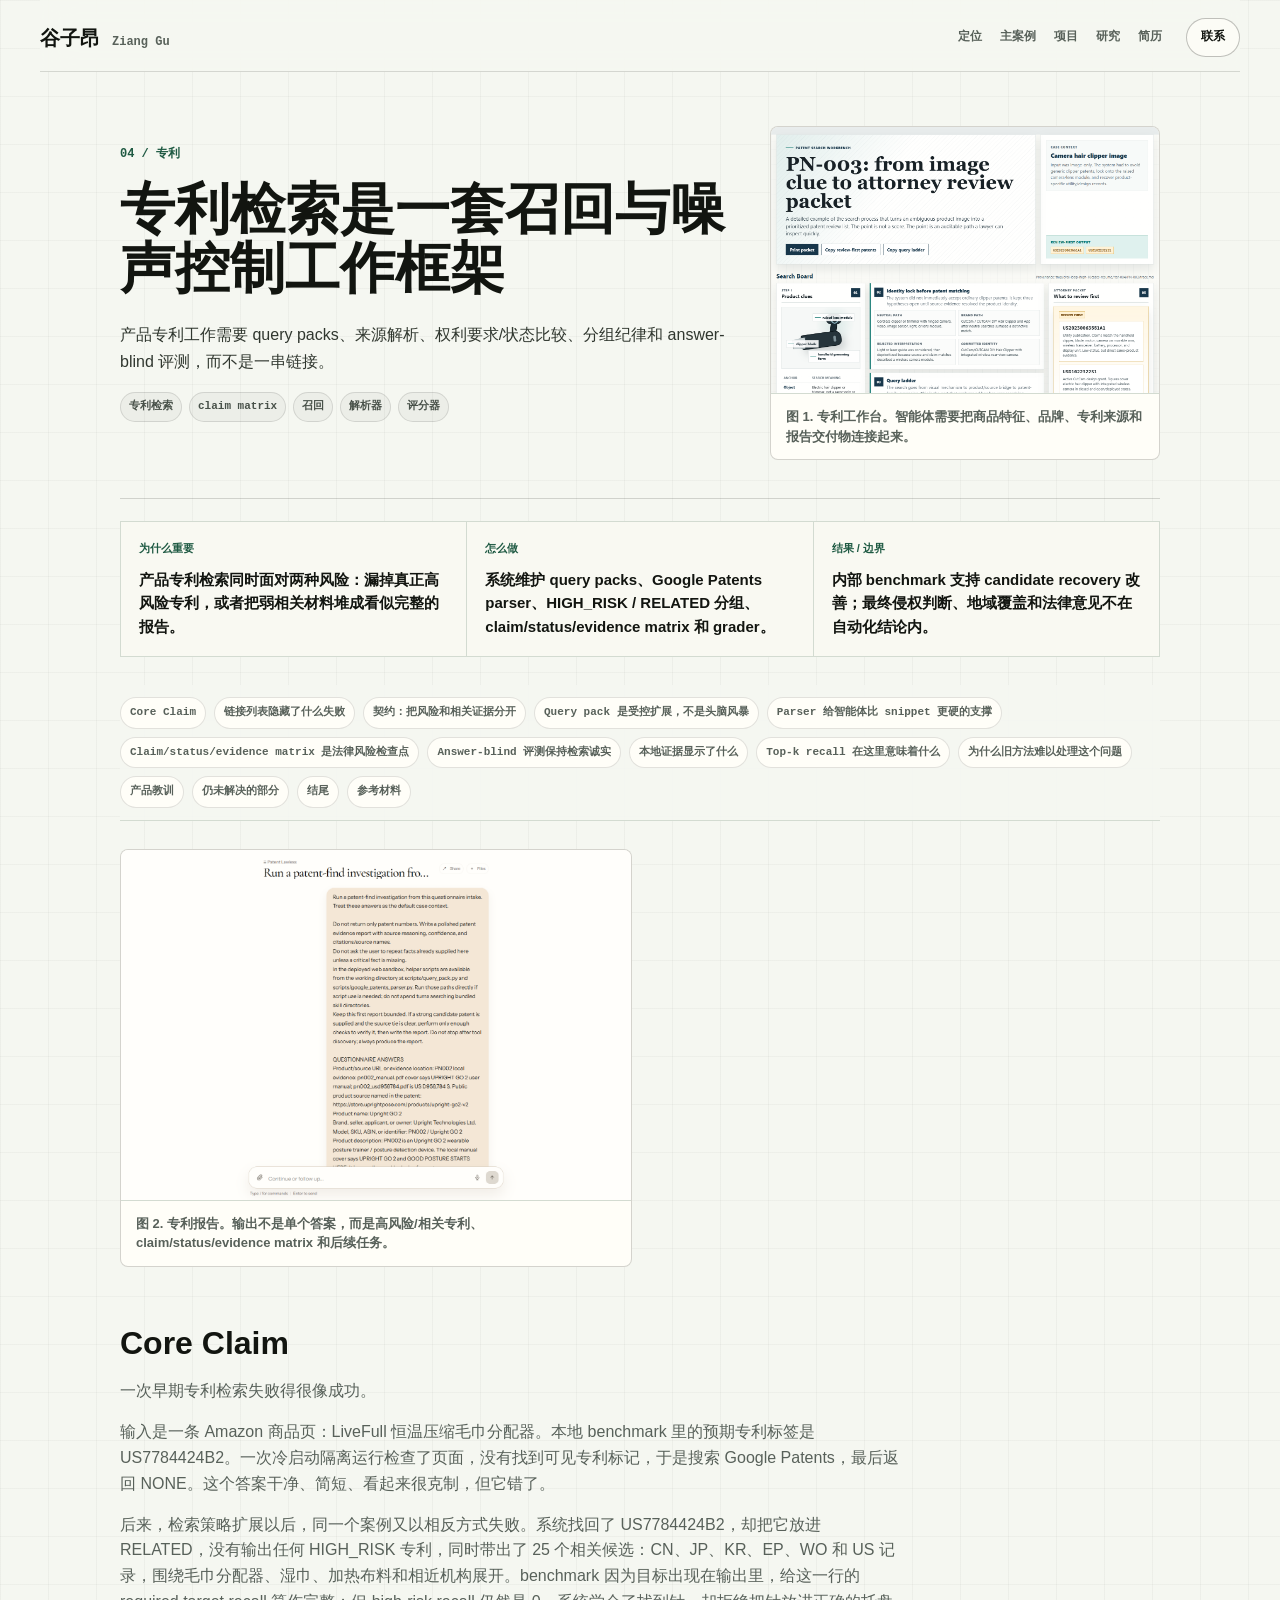
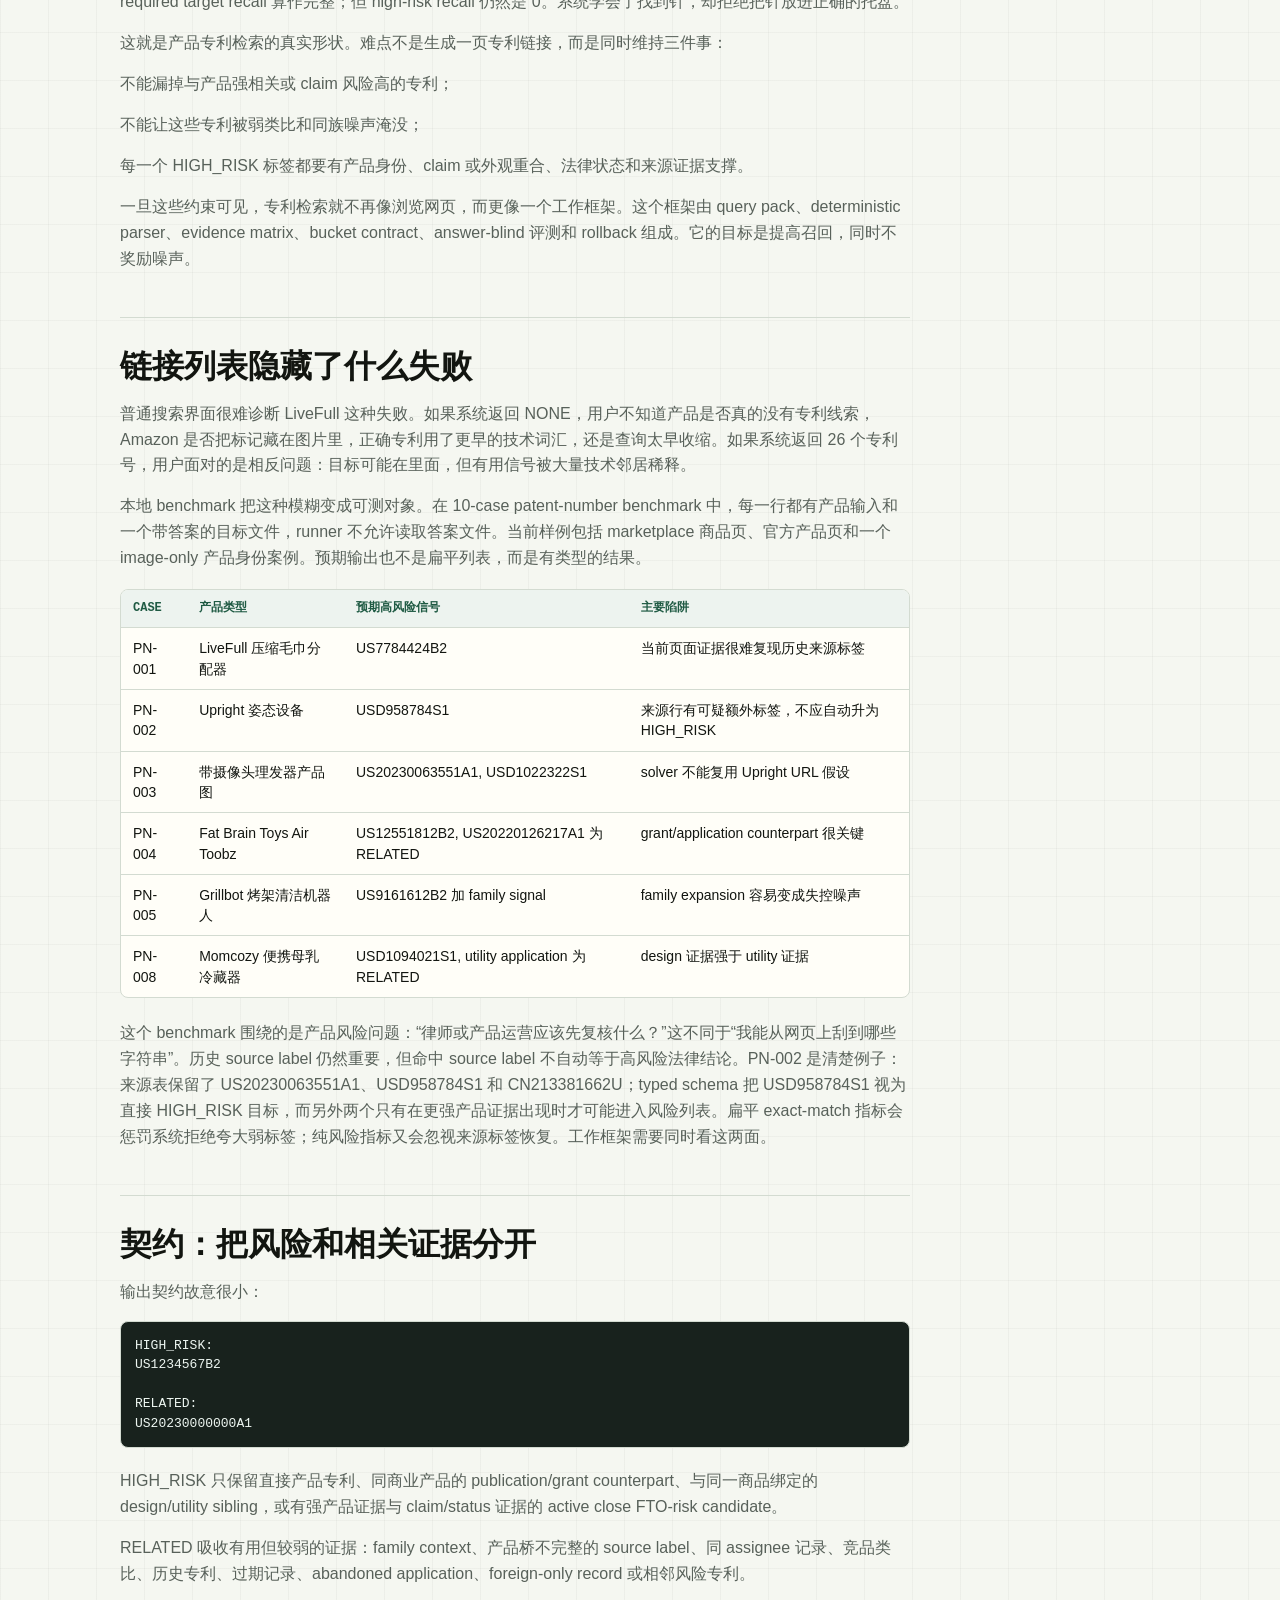
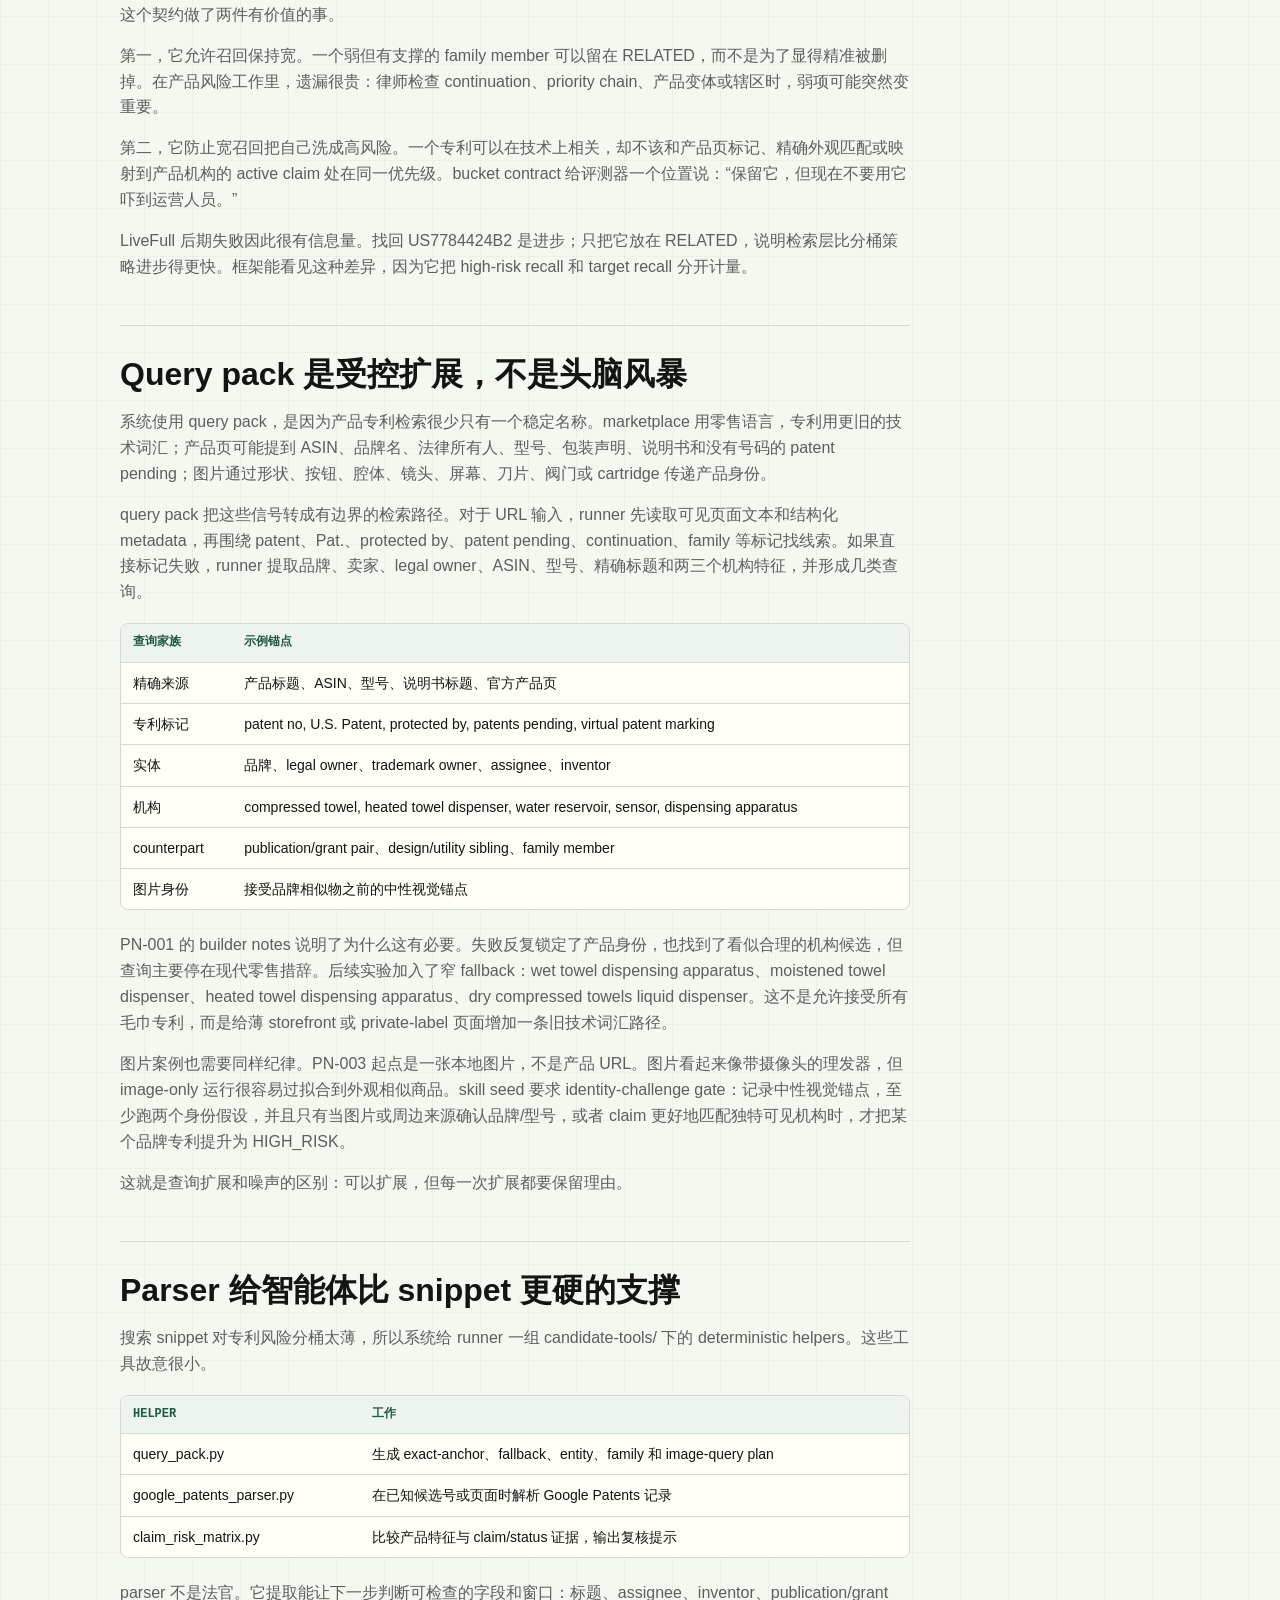
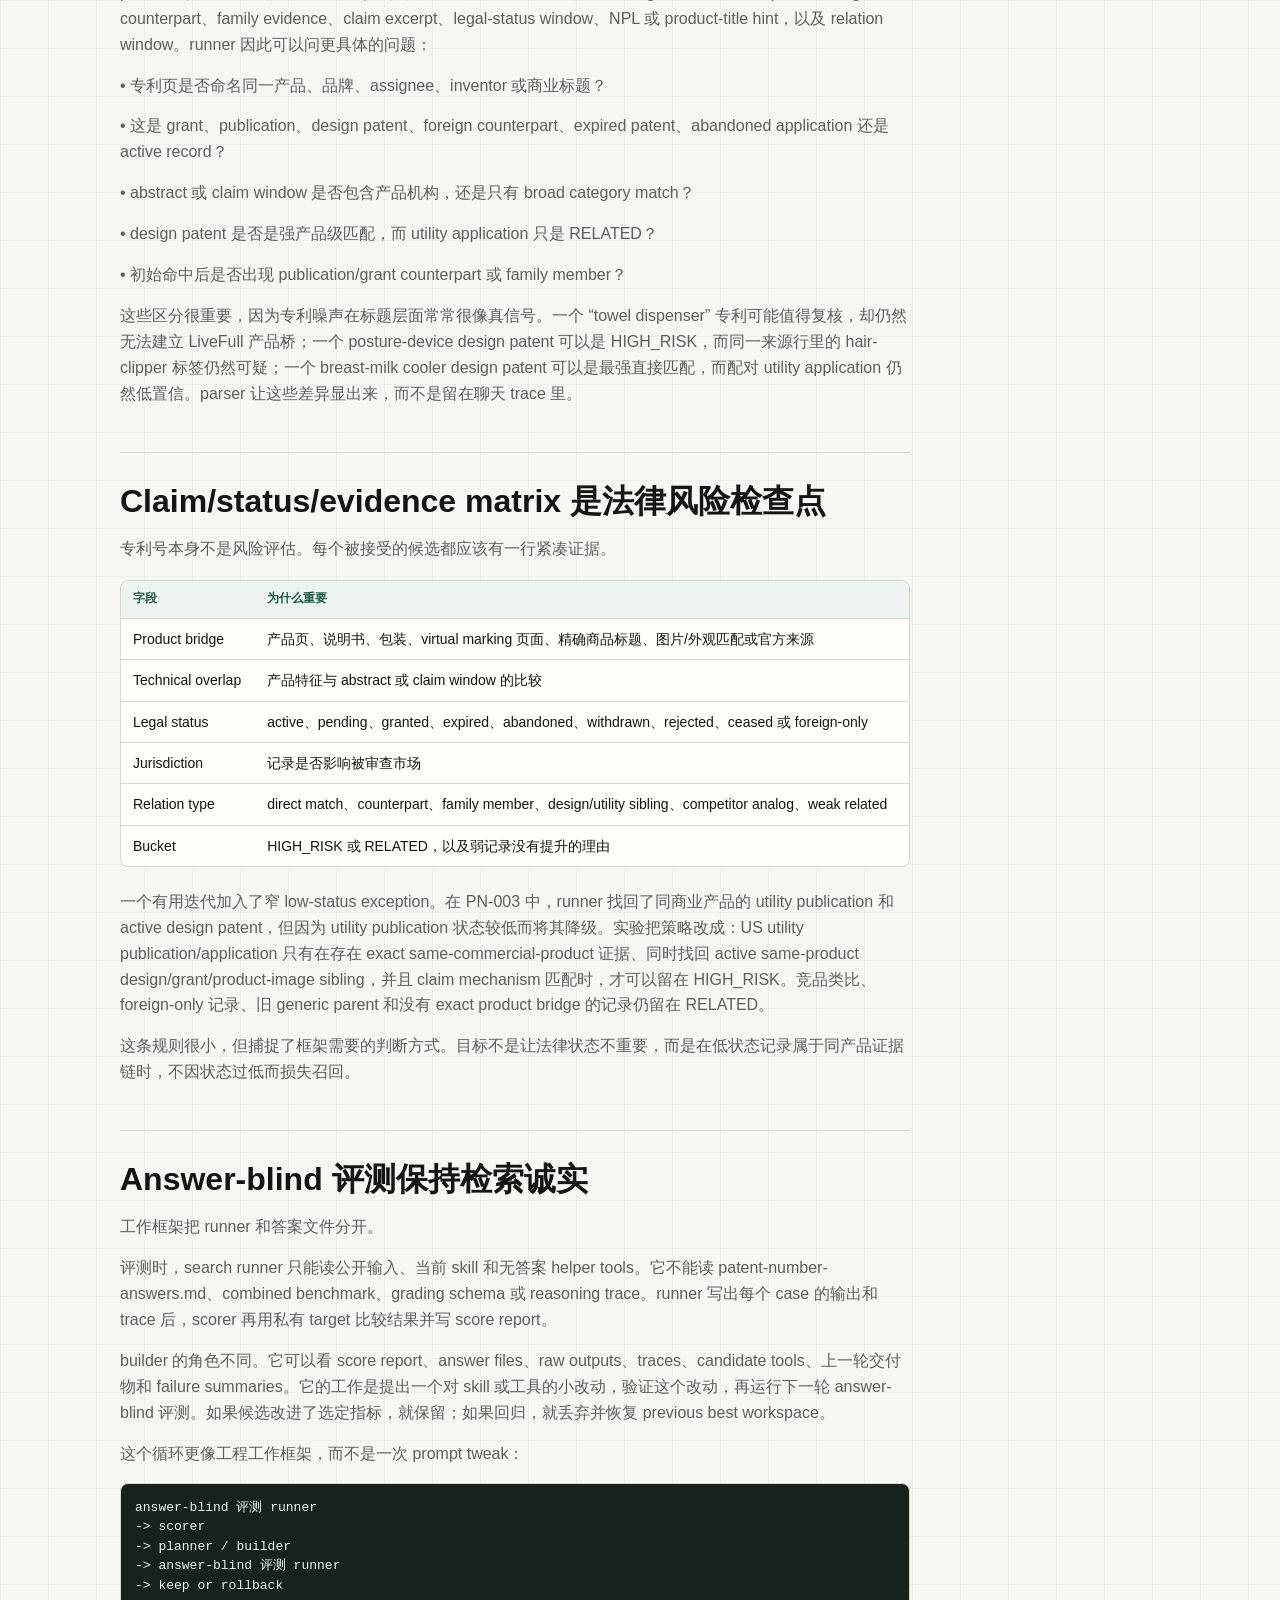
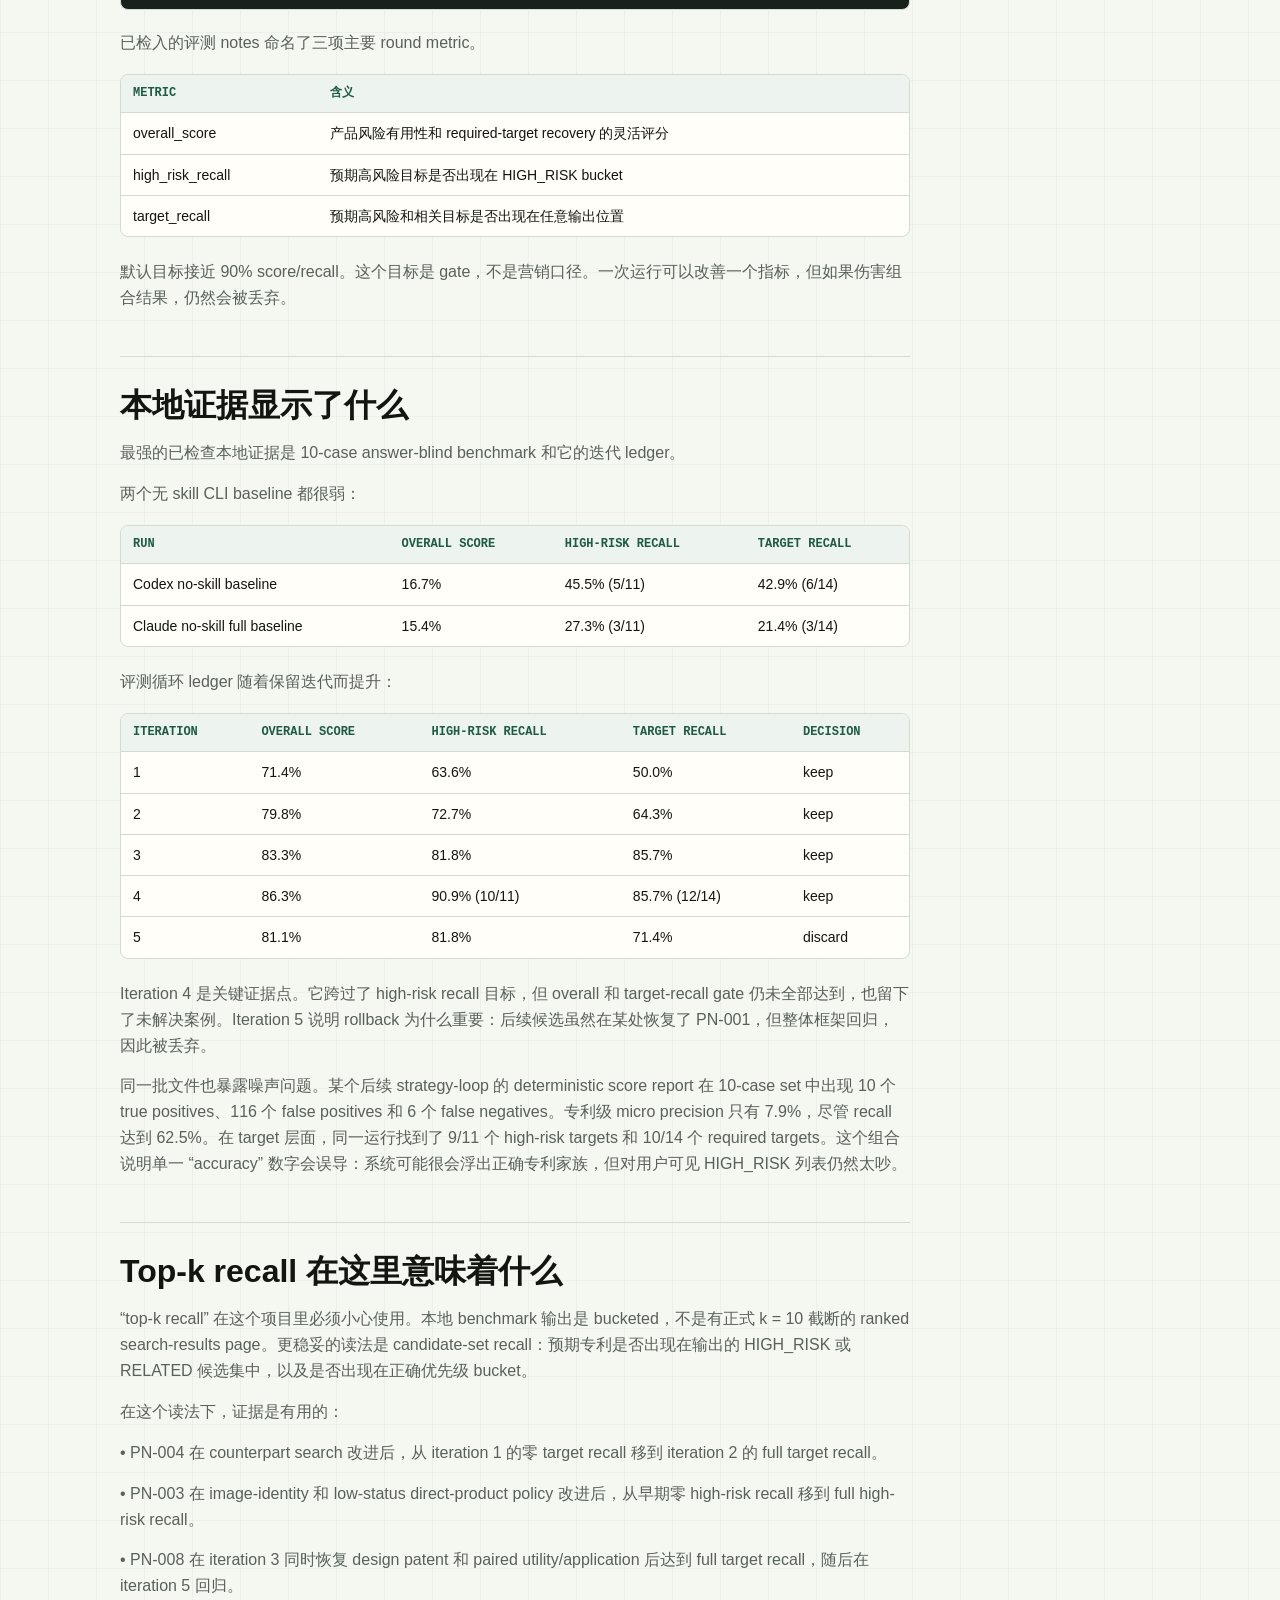
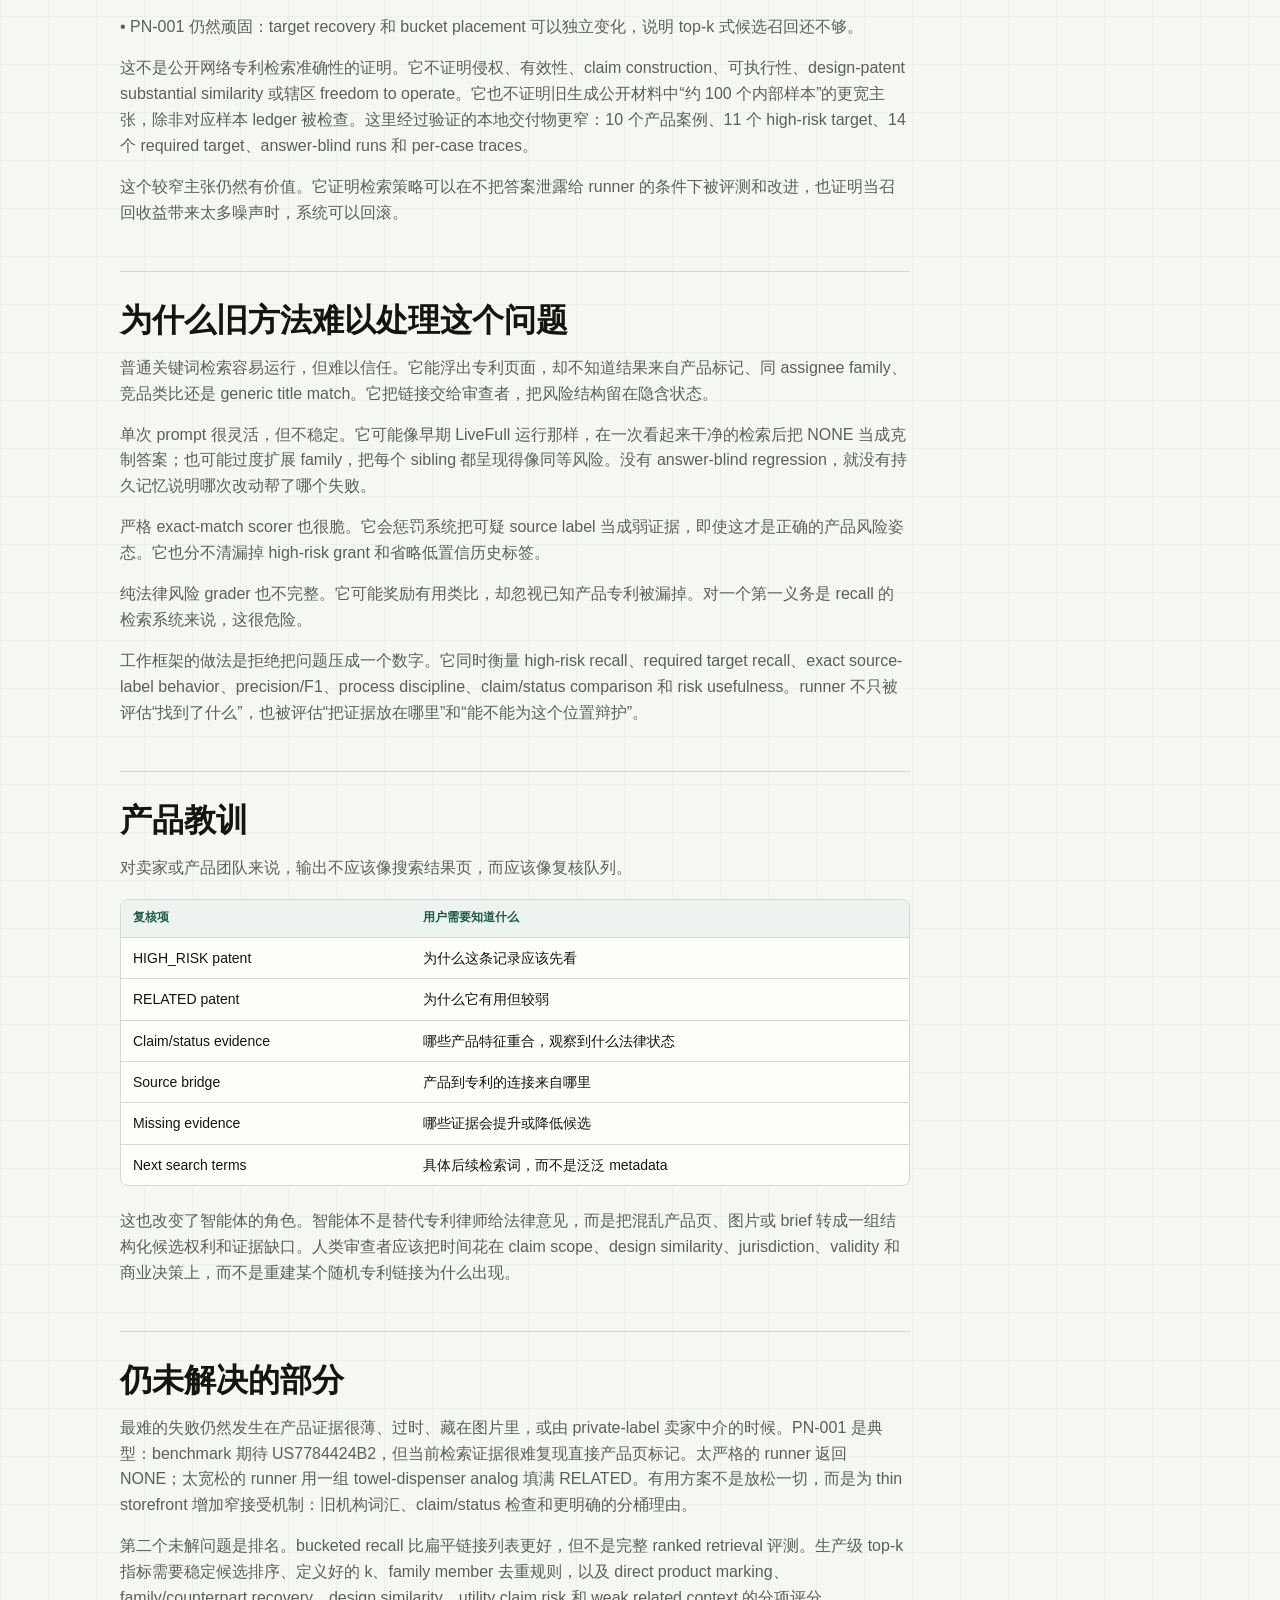
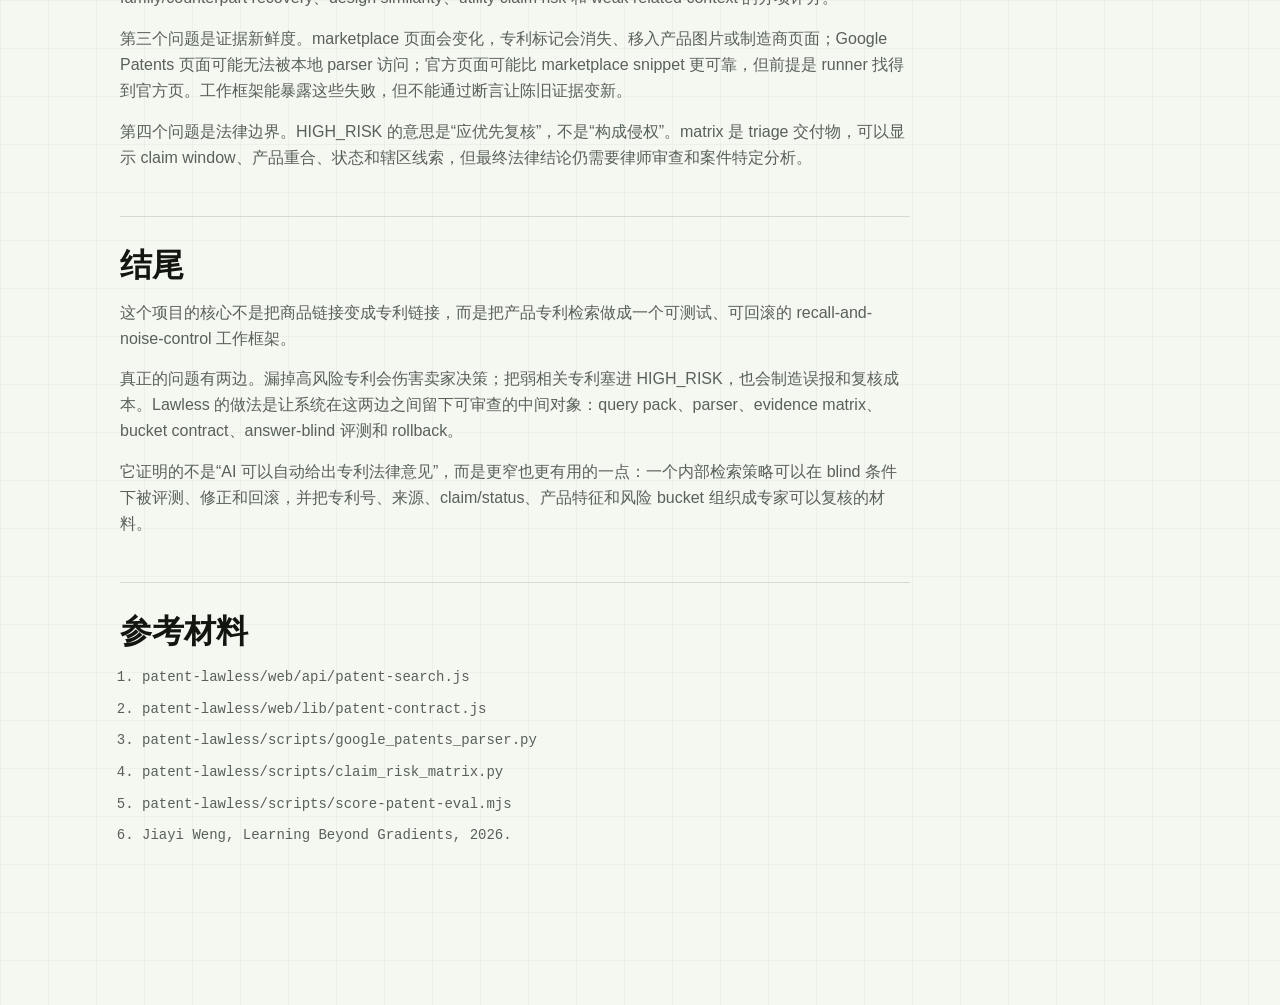
<file: lawless-patent-search.html>
<!doctype html>
<html lang="zh-CN">
<head>
  <meta charset="utf-8" />
  <meta name="viewport" content="width=device-width, initial-scale=1" />
  <meta name="description" content="产品专利工作需要 query packs、来源解析、权利要求/状态比较、分组纪律和 answer-blind 评测，而不是一串链接。" />
  <title>专利检索是一套召回与噪声控制工作框架 / Ziang Gu</title>
  <link rel="icon" href="data:image/svg+xml,%3Csvg xmlns='http://www.w3.org/2000/svg' viewBox='0 0 64 64'%3E%3Crect width='64' height='64' fill='%230d3f32'/%3E%3Ctext x='32' y='42' font-size='34' text-anchor='middle' fill='%23fffaf0' font-family='serif'%3EZ%3C/text%3E%3C/svg%3E" />
  <link rel="stylesheet" href="./styles.css" />
</head>
<body class="paper-page">
  <header class="site-header">
    <a class="brand" href="./index.html"><span>谷子昂</span><small>Ziang Gu</small></a>
    <nav>
      <a href="./index.html#fit">定位</a>
      <a href="./lawless-agent-system.html">主案例</a>
      <a href="./project-reports.html">项目</a>
      <a href="./index.html#research">研究</a>
      <a href="./assets/ziang-gu-resume.pdf" target="_blank" rel="noreferrer">简历</a>
    </nav>
    <a class="pill" href="mailto:guziang@msu.edu">联系</a>
  </header>
  <main><article class="paper">
      <header class="paper-hero">
        <div>
          <p class="eyebrow">04 / 专利</p>
          <h1>专利检索是一套召回与噪声控制工作框架</h1>
          <p class="dek">产品专利工作需要 query packs、来源解析、权利要求/状态比较、分组纪律和 answer-blind 评测，而不是一串链接。</p>
          <div class="tag-row hero-tags"><b>专利检索</b><b>claim matrix</b><b>召回</b><b>解析器</b><b>评分器</b></div>
          
        </div>
        <figure class="paper-figure">
    <img src="./assets/patent-lawless-workbench.png" alt="Patent Lawless workbench" />
    <figcaption>图 1. 专利工作台。智能体需要把商品特征、品牌、专利来源和报告交付物连接起来。</figcaption>
  </figure>
      </header>

      <section class="case-brief" aria-label="Case study brief">
    <article>
          <span>为什么重要</span>
          <p>产品专利检索同时面对两种风险：漏掉真正高风险专利，或者把弱相关材料堆成看似完整的报告。</p>
        </article><article>
          <span>怎么做</span>
          <p>系统维护 query packs、Google Patents parser、HIGH_RISK / RELATED 分组、claim/status/evidence matrix 和 grader。</p>
        </article><article>
          <span>结果 / 边界</span>
          <p>内部 benchmark 支持 candidate recovery 改善；最终侵权判断、地域覆盖和法律意见不在自动化结论内。</p>
        </article>
  </section>

      <aside class="toc">
        <a href="#s1">Core Claim</a><a href="#s2">链接列表隐藏了什么失败</a><a href="#s3">契约：把风险和相关证据分开</a><a href="#s4">Query pack 是受控扩展，不是头脑风暴</a><a href="#s5">Parser 给智能体比 snippet 更硬的支撑</a><a href="#s6">Claim/status/evidence matrix 是法律风险检查点</a><a href="#s7">Answer-blind 评测保持检索诚实</a><a href="#s8">本地证据显示了什么</a><a href="#s9">Top-k recall 在这里意味着什么</a><a href="#s10">为什么旧方法难以处理这个问题</a><a href="#s11">产品教训</a><a href="#s12">仍未解决的部分</a><a href="#s13">结尾</a>
        
        <a href="#references">参考材料</a>
      </aside>

      <div class="figure-grid"><figure class="paper-figure">
    <img src="./assets/patent-lawless-report.png" alt="Patent Lawless report" />
    <figcaption>图 2. 专利报告。输出不是单个答案，而是高风险/相关专利、claim/status/evidence matrix 和后续任务。</figcaption>
  </figure></div>
      <section class="paper-section" id="s1">
    <h2>Core Claim</h2>
    <p>一次早期专利检索失败得很像成功。</p>
<p>输入是一条 Amazon 商品页：LiveFull 恒温压缩毛巾分配器。本地 benchmark 里的预期专利标签是 US7784424B2。一次冷启动隔离运行检查了页面，没有找到可见专利标记，于是搜索 Google Patents，最后返回 NONE。这个答案干净、简短、看起来很克制，但它错了。</p>
<p>后来，检索策略扩展以后，同一个案例又以相反方式失败。系统找回了 US7784424B2，却把它放进 RELATED，没有输出任何 HIGH_RISK 专利，同时带出了 25 个相关候选：CN、JP、KR、EP、WO 和 US 记录，围绕毛巾分配器、湿巾、加热布料和相近机构展开。benchmark 因为目标出现在输出里，给这一行的 required target recall 算作完整；但 high-risk recall 仍然是 0。系统学会了找到针，却拒绝把针放进正确的托盘。</p>
<p>这就是产品专利检索的真实形状。难点不是生成一页专利链接，而是同时维持三件事：</p>
<p>不能漏掉与产品强相关或 claim 风险高的专利；</p>
<p>不能让这些专利被弱类比和同族噪声淹没；</p>
<p>每一个 HIGH_RISK 标签都要有产品身份、claim 或外观重合、法律状态和来源证据支撑。</p>
<p>一旦这些约束可见，专利检索就不再像浏览网页，而更像一个工作框架。这个框架由 query pack、deterministic parser、evidence matrix、bucket contract、answer-blind 评测和 rollback 组成。它的目标是提高召回，同时不奖励噪声。</p>
  </section>
<section class="paper-section" id="s2">
    <h2>链接列表隐藏了什么失败</h2>
    <p>普通搜索界面很难诊断 LiveFull 这种失败。如果系统返回 NONE，用户不知道产品是否真的没有专利线索，Amazon 是否把标记藏在图片里，正确专利用了更早的技术词汇，还是查询太早收缩。如果系统返回 26 个专利号，用户面对的是相反问题：目标可能在里面，但有用信号被大量技术邻居稀释。</p>
<p>本地 benchmark 把这种模糊变成可测对象。在 10-case patent-number benchmark 中，每一行都有产品输入和一个带答案的目标文件，runner 不允许读取答案文件。当前样例包括 marketplace 商品页、官方产品页和一个 image-only 产品身份案例。预期输出也不是扁平列表，而是有类型的结果。</p>
<div class="table-wrap"><table>
      <thead><tr><th>Case</th><th>产品类型</th><th>预期高风险信号</th><th>主要陷阱</th></tr></thead>
      <tbody><tr><td>PN-001</td><td>LiveFull 压缩毛巾分配器</td><td>US7784424B2</td><td>当前页面证据很难复现历史来源标签</td></tr><tr><td>PN-002</td><td>Upright 姿态设备</td><td>USD958784S1</td><td>来源行有可疑额外标签，不应自动升为 HIGH_RISK</td></tr><tr><td>PN-003</td><td>带摄像头理发器产品图</td><td>US20230063551A1, USD1022322S1</td><td>solver 不能复用 Upright URL 假设</td></tr><tr><td>PN-004</td><td>Fat Brain Toys Air Toobz</td><td>US12551812B2, US20220126217A1 为 RELATED</td><td>grant/application counterpart 很关键</td></tr><tr><td>PN-005</td><td>Grillbot 烤架清洁机器人</td><td>US9161612B2 加 family signal</td><td>family expansion 容易变成失控噪声</td></tr><tr><td>PN-008</td><td>Momcozy 便携母乳冷藏器</td><td>USD1094021S1, utility application 为 RELATED</td><td>design 证据强于 utility 证据</td></tr></tbody>
    </table></div>
<p>这个 benchmark 围绕的是产品风险问题：“律师或产品运营应该先复核什么？”这不同于“我能从网页上刮到哪些字符串”。历史 source label 仍然重要，但命中 source label 不自动等于高风险法律结论。PN-002 是清楚例子：来源表保留了 US20230063551A1、USD958784S1 和 CN213381662U；typed schema 把 USD958784S1 视为直接 HIGH_RISK 目标，而另外两个只有在更强产品证据出现时才可能进入风险列表。扁平 exact-match 指标会惩罚系统拒绝夸大弱标签；纯风险指标又会忽视来源标签恢复。工作框架需要同时看这两面。</p>
  </section>
<section class="paper-section" id="s3">
    <h2>契约：把风险和相关证据分开</h2>
    <p>输出契约故意很小：</p>
<pre class="code-block"><code>HIGH_RISK:
US1234567B2

RELATED:
US20230000000A1</code></pre>
<p>HIGH_RISK 只保留直接产品专利、同商业产品的 publication/grant counterpart、与同一商品绑定的 design/utility sibling，或有强产品证据与 claim/status 证据的 active close FTO-risk candidate。</p>
<p>RELATED 吸收有用但较弱的证据：family context、产品桥不完整的 source label、同 assignee 记录、竞品类比、历史专利、过期记录、abandoned application、foreign-only record 或相邻风险专利。</p>
<p>这个契约做了两件有价值的事。</p>
<p>第一，它允许召回保持宽。一个弱但有支撑的 family member 可以留在 RELATED，而不是为了显得精准被删掉。在产品风险工作里，遗漏很贵：律师检查 continuation、priority chain、产品变体或辖区时，弱项可能突然变重要。</p>
<p>第二，它防止宽召回把自己洗成高风险。一个专利可以在技术上相关，却不该和产品页标记、精确外观匹配或映射到产品机构的 active claim 处在同一优先级。bucket contract 给评测器一个位置说：“保留它，但现在不要用它吓到运营人员。”</p>
<p>LiveFull 后期失败因此很有信息量。找回 US7784424B2 是进步；只把它放在 RELATED，说明检索层比分桶策略进步得更快。框架能看见这种差异，因为它把 high-risk recall 和 target recall 分开计量。</p>
  </section>
<section class="paper-section" id="s4">
    <h2>Query pack 是受控扩展，不是头脑风暴</h2>
    <p>系统使用 query pack，是因为产品专利检索很少只有一个稳定名称。marketplace 用零售语言，专利用更旧的技术词汇；产品页可能提到 ASIN、品牌名、法律所有人、型号、包装声明、说明书和没有号码的 patent pending；图片通过形状、按钮、腔体、镜头、屏幕、刀片、阀门或 cartridge 传递产品身份。</p>
<p>query pack 把这些信号转成有边界的检索路径。对于 URL 输入，runner 先读取可见页面文本和结构化 metadata，再围绕 patent、Pat.、protected by、patent pending、continuation、family 等标记找线索。如果直接标记失败，runner 提取品牌、卖家、legal owner、ASIN、型号、精确标题和两三个机构特征，并形成几类查询。</p>
<div class="table-wrap"><table>
      <thead><tr><th>查询家族</th><th>示例锚点</th></tr></thead>
      <tbody><tr><td>精确来源</td><td>产品标题、ASIN、型号、说明书标题、官方产品页</td></tr><tr><td>专利标记</td><td>patent no, U.S. Patent, protected by, patents pending, virtual patent marking</td></tr><tr><td>实体</td><td>品牌、legal owner、trademark owner、assignee、inventor</td></tr><tr><td>机构</td><td>compressed towel, heated towel dispenser, water reservoir, sensor, dispensing apparatus</td></tr><tr><td>counterpart</td><td>publication/grant pair、design/utility sibling、family member</td></tr><tr><td>图片身份</td><td>接受品牌相似物之前的中性视觉锚点</td></tr></tbody>
    </table></div>
<p>PN-001 的 builder notes 说明了为什么这有必要。失败反复锁定了产品身份，也找到了看似合理的机构候选，但查询主要停在现代零售措辞。后续实验加入了窄 fallback：wet towel dispensing apparatus、moistened towel dispenser、heated towel dispensing apparatus、dry compressed towels liquid dispenser。这不是允许接受所有毛巾专利，而是给薄 storefront 或 private-label 页面增加一条旧技术词汇路径。</p>
<p>图片案例也需要同样纪律。PN-003 起点是一张本地图片，不是产品 URL。图片看起来像带摄像头的理发器，但 image-only 运行很容易过拟合到外观相似商品。skill seed 要求 identity-challenge gate：记录中性视觉锚点，至少跑两个身份假设，并且只有当图片或周边来源确认品牌/型号，或者 claim 更好地匹配独特可见机构时，才把某个品牌专利提升为 HIGH_RISK。</p>
<p>这就是查询扩展和噪声的区别：可以扩展，但每一次扩展都要保留理由。</p>
  </section>
<section class="paper-section" id="s5">
    <h2>Parser 给智能体比 snippet 更硬的支撑</h2>
    <p>搜索 snippet 对专利风险分桶太薄，所以系统给 runner 一组 candidate-tools/ 下的 deterministic helpers。这些工具故意很小。</p>
<div class="table-wrap"><table>
      <thead><tr><th>Helper</th><th>工作</th></tr></thead>
      <tbody><tr><td>query_pack.py</td><td>生成 exact-anchor、fallback、entity、family 和 image-query plan</td></tr><tr><td>google_patents_parser.py</td><td>在已知候选号或页面时解析 Google Patents 记录</td></tr><tr><td>claim_risk_matrix.py</td><td>比较产品特征与 claim/status 证据，输出复核提示</td></tr></tbody>
    </table></div>
<p>parser 不是法官。它提取能让下一步判断可检查的字段和窗口：标题、assignee、inventor、publication/grant counterpart、family evidence、claim excerpt、legal-status window、NPL 或 product-title hint，以及 relation window。runner 因此可以问更具体的问题：</p>
<p>• 专利页是否命名同一产品、品牌、assignee、inventor 或商业标题？</p>
<p>• 这是 grant、publication、design patent、foreign counterpart、expired patent、abandoned application 还是 active record？</p>
<p>• abstract 或 claim window 是否包含产品机构，还是只有 broad category match？</p>
<p>• design patent 是否是强产品级匹配，而 utility application 只是 RELATED？</p>
<p>• 初始命中后是否出现 publication/grant counterpart 或 family member？</p>
<p>这些区分很重要，因为专利噪声在标题层面常常很像真信号。一个 “towel dispenser” 专利可能值得复核，却仍然无法建立 LiveFull 产品桥；一个 posture-device design patent 可以是 HIGH_RISK，而同一来源行里的 hair-clipper 标签仍然可疑；一个 breast-milk cooler design patent 可以是最强直接匹配，而配对 utility application 仍然低置信。parser 让这些差异显出来，而不是留在聊天 trace 里。</p>
  </section>
<section class="paper-section" id="s6">
    <h2>Claim/status/evidence matrix 是法律风险检查点</h2>
    <p>专利号本身不是风险评估。每个被接受的候选都应该有一行紧凑证据。</p>
<div class="table-wrap"><table>
      <thead><tr><th>字段</th><th>为什么重要</th></tr></thead>
      <tbody><tr><td>Product bridge</td><td>产品页、说明书、包装、virtual marking 页面、精确商品标题、图片/外观匹配或官方来源</td></tr><tr><td>Technical overlap</td><td>产品特征与 abstract 或 claim window 的比较</td></tr><tr><td>Legal status</td><td>active、pending、granted、expired、abandoned、withdrawn、rejected、ceased 或 foreign-only</td></tr><tr><td>Jurisdiction</td><td>记录是否影响被审查市场</td></tr><tr><td>Relation type</td><td>direct match、counterpart、family member、design/utility sibling、competitor analog、weak related</td></tr><tr><td>Bucket</td><td>HIGH_RISK 或 RELATED，以及弱记录没有提升的理由</td></tr></tbody>
    </table></div>
<p>一个有用迭代加入了窄 low-status exception。在 PN-003 中，runner 找回了同商业产品的 utility publication 和 active design patent，但因为 utility publication 状态较低而将其降级。实验把策略改成：US utility publication/application 只有在存在 exact same-commercial-product 证据、同时找回 active same-product design/grant/product-image sibling，并且 claim mechanism 匹配时，才可以留在 HIGH_RISK。竞品类比、foreign-only 记录、旧 generic parent 和没有 exact product bridge 的记录仍留在 RELATED。</p>
<p>这条规则很小，但捕捉了框架需要的判断方式。目标不是让法律状态不重要，而是在低状态记录属于同产品证据链时，不因状态过低而损失召回。</p>
  </section>
<section class="paper-section" id="s7">
    <h2>Answer-blind 评测保持检索诚实</h2>
    <p>工作框架把 runner 和答案文件分开。</p>
<p>评测时，search runner 只能读公开输入、当前 skill 和无答案 helper tools。它不能读 patent-number-answers.md、combined benchmark、grading schema 或 reasoning trace。runner 写出每个 case 的输出和 trace 后，scorer 再用私有 target 比较结果并写 score report。</p>
<p>builder 的角色不同。它可以看 score report、answer files、raw outputs、traces、candidate tools、上一轮交付物和 failure summaries。它的工作是提出一个对 skill 或工具的小改动，验证这个改动，再运行下一轮 answer-blind 评测。如果候选改进了选定指标，就保留；如果回归，就丢弃并恢复 previous best workspace。</p>
<p>这个循环更像工程工作框架，而不是一次 prompt tweak：</p>
<pre class="code-block"><code>answer-blind 评测 runner
-&gt; scorer
-&gt; planner / builder
-&gt; answer-blind 评测 runner
-&gt; keep or rollback</code></pre>
<p>已检入的评测 notes 命名了三项主要 round metric。</p>
<div class="table-wrap"><table>
      <thead><tr><th>Metric</th><th>含义</th></tr></thead>
      <tbody><tr><td>overall_score</td><td>产品风险有用性和 required-target recovery 的灵活评分</td></tr><tr><td>high_risk_recall</td><td>预期高风险目标是否出现在 HIGH_RISK bucket</td></tr><tr><td>target_recall</td><td>预期高风险和相关目标是否出现在任意输出位置</td></tr></tbody>
    </table></div>
<p>默认目标接近 90% score/recall。这个目标是 gate，不是营销口径。一次运行可以改善一个指标，但如果伤害组合结果，仍然会被丢弃。</p>
  </section>
<section class="paper-section" id="s8">
    <h2>本地证据显示了什么</h2>
    <p>最强的已检查本地证据是 10-case answer-blind benchmark 和它的迭代 ledger。</p>
<p>两个无 skill CLI baseline 都很弱：</p>
<div class="table-wrap"><table>
      <thead><tr><th>Run</th><th>Overall score</th><th>High-risk recall</th><th>Target recall</th></tr></thead>
      <tbody><tr><td>Codex no-skill baseline</td><td>16.7%</td><td>45.5% (5/11)</td><td>42.9% (6/14)</td></tr><tr><td>Claude no-skill full baseline</td><td>15.4%</td><td>27.3% (3/11)</td><td>21.4% (3/14)</td></tr></tbody>
    </table></div>
<p>评测循环 ledger 随着保留迭代而提升：</p>
<div class="table-wrap"><table>
      <thead><tr><th>Iteration</th><th>Overall score</th><th>High-risk recall</th><th>Target recall</th><th>Decision</th></tr></thead>
      <tbody><tr><td>1</td><td>71.4%</td><td>63.6%</td><td>50.0%</td><td>keep</td></tr><tr><td>2</td><td>79.8%</td><td>72.7%</td><td>64.3%</td><td>keep</td></tr><tr><td>3</td><td>83.3%</td><td>81.8%</td><td>85.7%</td><td>keep</td></tr><tr><td>4</td><td>86.3%</td><td>90.9% (10/11)</td><td>85.7% (12/14)</td><td>keep</td></tr><tr><td>5</td><td>81.1%</td><td>81.8%</td><td>71.4%</td><td>discard</td></tr></tbody>
    </table></div>
<p>Iteration 4 是关键证据点。它跨过了 high-risk recall 目标，但 overall 和 target-recall gate 仍未全部达到，也留下了未解决案例。Iteration 5 说明 rollback 为什么重要：后续候选虽然在某处恢复了 PN-001，但整体框架回归，因此被丢弃。</p>
<p>同一批文件也暴露噪声问题。某个后续 strategy-loop 的 deterministic score report 在 10-case set 中出现 10 个 true positives、116 个 false positives 和 6 个 false negatives。专利级 micro precision 只有 7.9%，尽管 recall 达到 62.5%。在 target 层面，同一运行找到了 9/11 个 high-risk targets 和 10/14 个 required targets。这个组合说明单一 “accuracy” 数字会误导：系统可能很会浮出正确专利家族，但对用户可见 HIGH_RISK 列表仍然太吵。</p>
  </section>
<section class="paper-section" id="s9">
    <h2>Top-k recall 在这里意味着什么</h2>
    <p>“top-k recall” 在这个项目里必须小心使用。本地 benchmark 输出是 bucketed，不是有正式 k = 10 截断的 ranked search-results page。更稳妥的读法是 candidate-set recall：预期专利是否出现在输出的 HIGH_RISK 或 RELATED 候选集中，以及是否出现在正确优先级 bucket。</p>
<p>在这个读法下，证据是有用的：</p>
<p>• PN-004 在 counterpart search 改进后，从 iteration 1 的零 target recall 移到 iteration 2 的 full target recall。</p>
<p>• PN-003 在 image-identity 和 low-status direct-product policy 改进后，从早期零 high-risk recall 移到 full high-risk recall。</p>
<p>• PN-008 在 iteration 3 同时恢复 design patent 和 paired utility/application 后达到 full target recall，随后在 iteration 5 回归。</p>
<p>• PN-001 仍然顽固：target recovery 和 bucket placement 可以独立变化，说明 top-k 式候选召回还不够。</p>
<p>这不是公开网络专利检索准确性的证明。它不证明侵权、有效性、claim construction、可执行性、design-patent substantial similarity 或辖区 freedom to operate。它也不证明旧生成公开材料中“约 100 个内部样本”的更宽主张，除非对应样本 ledger 被检查。这里经过验证的本地交付物更窄：10 个产品案例、11 个 high-risk target、14 个 required target、answer-blind runs 和 per-case traces。</p>
<p>这个较窄主张仍然有价值。它证明检索策略可以在不把答案泄露给 runner 的条件下被评测和改进，也证明当召回收益带来太多噪声时，系统可以回滚。</p>
  </section>
<section class="paper-section" id="s10">
    <h2>为什么旧方法难以处理这个问题</h2>
    <p>普通关键词检索容易运行，但难以信任。它能浮出专利页面，却不知道结果来自产品标记、同 assignee family、竞品类比还是 generic title match。它把链接交给审查者，把风险结构留在隐含状态。</p>
<p>单次 prompt 很灵活，但不稳定。它可能像早期 LiveFull 运行那样，在一次看起来干净的检索后把 NONE 当成克制答案；也可能过度扩展 family，把每个 sibling 都呈现得像同等风险。没有 answer-blind regression，就没有持久记忆说明哪次改动帮了哪个失败。</p>
<p>严格 exact-match scorer 也很脆。它会惩罚系统把可疑 source label 当成弱证据，即使这才是正确的产品风险姿态。它也分不清漏掉 high-risk grant 和省略低置信历史标签。</p>
<p>纯法律风险 grader 也不完整。它可能奖励有用类比，却忽视已知产品专利被漏掉。对一个第一义务是 recall 的检索系统来说，这很危险。</p>
<p>工作框架的做法是拒绝把问题压成一个数字。它同时衡量 high-risk recall、required target recall、exact source-label behavior、precision/F1、process discipline、claim/status comparison 和 risk usefulness。runner 不只被评估“找到了什么”，也被评估“把证据放在哪里”和“能不能为这个位置辩护”。</p>
  </section>
<section class="paper-section" id="s11">
    <h2>产品教训</h2>
    <p>对卖家或产品团队来说，输出不应该像搜索结果页，而应该像复核队列。</p>
<div class="table-wrap"><table>
      <thead><tr><th>复核项</th><th>用户需要知道什么</th></tr></thead>
      <tbody><tr><td>HIGH_RISK patent</td><td>为什么这条记录应该先看</td></tr><tr><td>RELATED patent</td><td>为什么它有用但较弱</td></tr><tr><td>Claim/status evidence</td><td>哪些产品特征重合，观察到什么法律状态</td></tr><tr><td>Source bridge</td><td>产品到专利的连接来自哪里</td></tr><tr><td>Missing evidence</td><td>哪些证据会提升或降低候选</td></tr><tr><td>Next search terms</td><td>具体后续检索词，而不是泛泛 metadata</td></tr></tbody>
    </table></div>
<p>这也改变了智能体的角色。智能体不是替代专利律师给法律意见，而是把混乱产品页、图片或 brief 转成一组结构化候选权利和证据缺口。人类审查者应该把时间花在 claim scope、design similarity、jurisdiction、validity 和商业决策上，而不是重建某个随机专利链接为什么出现。</p>
  </section>
<section class="paper-section" id="s12">
    <h2>仍未解决的部分</h2>
    <p>最难的失败仍然发生在产品证据很薄、过时、藏在图片里，或由 private-label 卖家中介的时候。PN-001 是典型：benchmark 期待 US7784424B2，但当前检索证据很难复现直接产品页标记。太严格的 runner 返回 NONE；太宽松的 runner 用一组 towel-dispenser analog 填满 RELATED。有用方案不是放松一切，而是为 thin storefront 增加窄接受机制：旧机构词汇、claim/status 检查和更明确的分桶理由。</p>
<p>第二个未解问题是排名。bucketed recall 比扁平链接列表更好，但不是完整 ranked retrieval 评测。生产级 top-k 指标需要稳定候选排序、定义好的 k、family member 去重规则，以及 direct product marking、family/counterpart recovery、design similarity、utility claim risk 和 weak related context 的分项评分。</p>
<p>第三个问题是证据新鲜度。marketplace 页面会变化，专利标记会消失、移入产品图片或制造商页面；Google Patents 页面可能无法被本地 parser 访问；官方页面可能比 marketplace snippet 更可靠，但前提是 runner 找得到官方页。工作框架能暴露这些失败，但不能通过断言让陈旧证据变新。</p>
<p>第四个问题是法律边界。HIGH_RISK 的意思是“应优先复核”，不是“构成侵权”。matrix 是 triage 交付物，可以显示 claim window、产品重合、状态和辖区线索，但最终法律结论仍需要律师审查和案件特定分析。</p>
  </section>
<section class="paper-section" id="s13">
    <h2>结尾</h2>
    <p>这个项目的核心不是把商品链接变成专利链接，而是把产品专利检索做成一个可测试、可回滚的 recall-and-noise-control 工作框架。</p>
<p>真正的问题有两边。漏掉高风险专利会伤害卖家决策；把弱相关专利塞进 HIGH_RISK，也会制造误报和复核成本。Lawless 的做法是让系统在这两边之间留下可审查的中间对象：query pack、parser、evidence matrix、bucket contract、answer-blind 评测和 rollback。</p>
<p>它证明的不是“AI 可以自动给出专利法律意见”，而是更窄也更有用的一点：一个内部检索策略可以在 blind 条件下被评测、修正和回滚，并把专利号、来源、claim/status、产品特征和风险 bucket 组织成专家可以复核的材料。</p>
  </section>
      <section class="paper-section" id="references">
        <h2>参考材料</h2>
        <ol class="reference-list"><li>patent-lawless/web/api/patent-search.js</li><li>patent-lawless/web/lib/patent-contract.js</li><li>patent-lawless/scripts/google_patents_parser.py</li><li>patent-lawless/scripts/claim_risk_matrix.py</li><li>patent-lawless/scripts/score-patent-eval.mjs</li><li>Jiayi Weng, Learning Beyond Gradients, 2026.</li></ol>
      </section>
    </article></main>
</body>
</html>
</file>
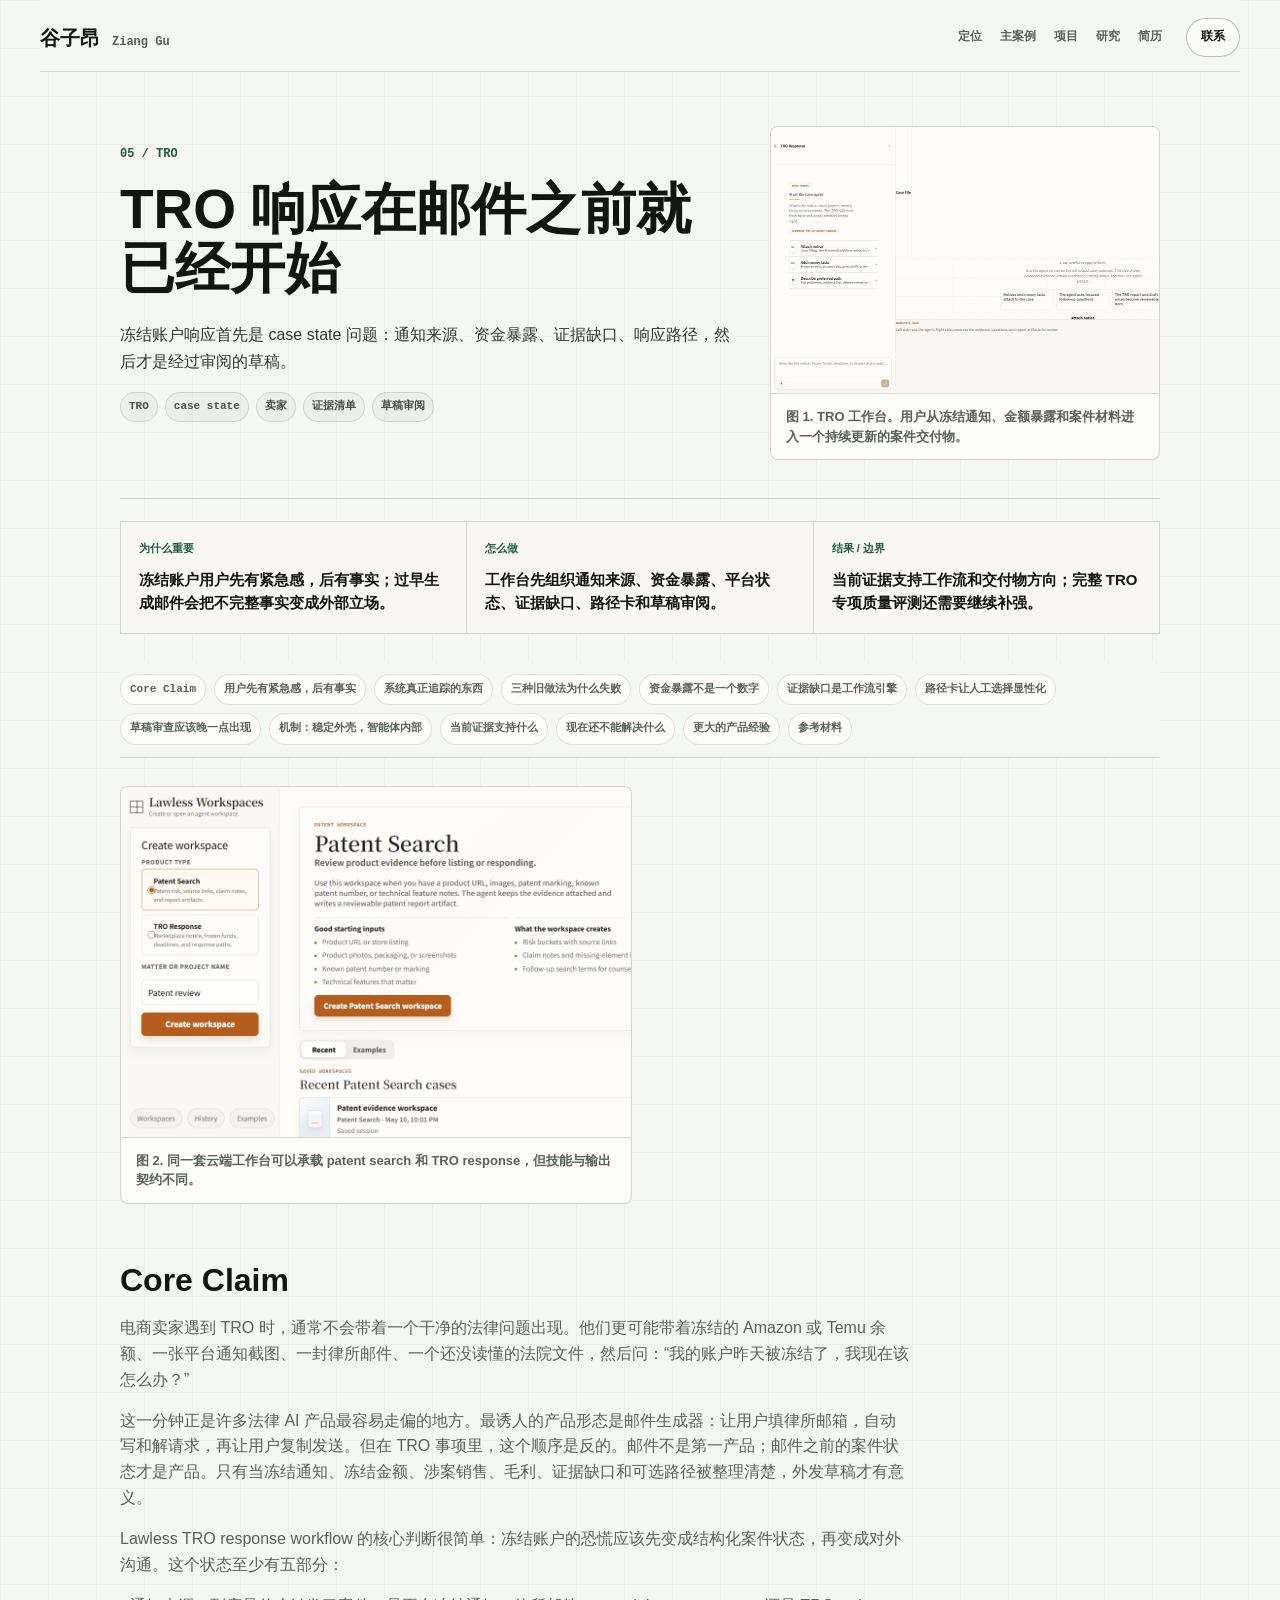
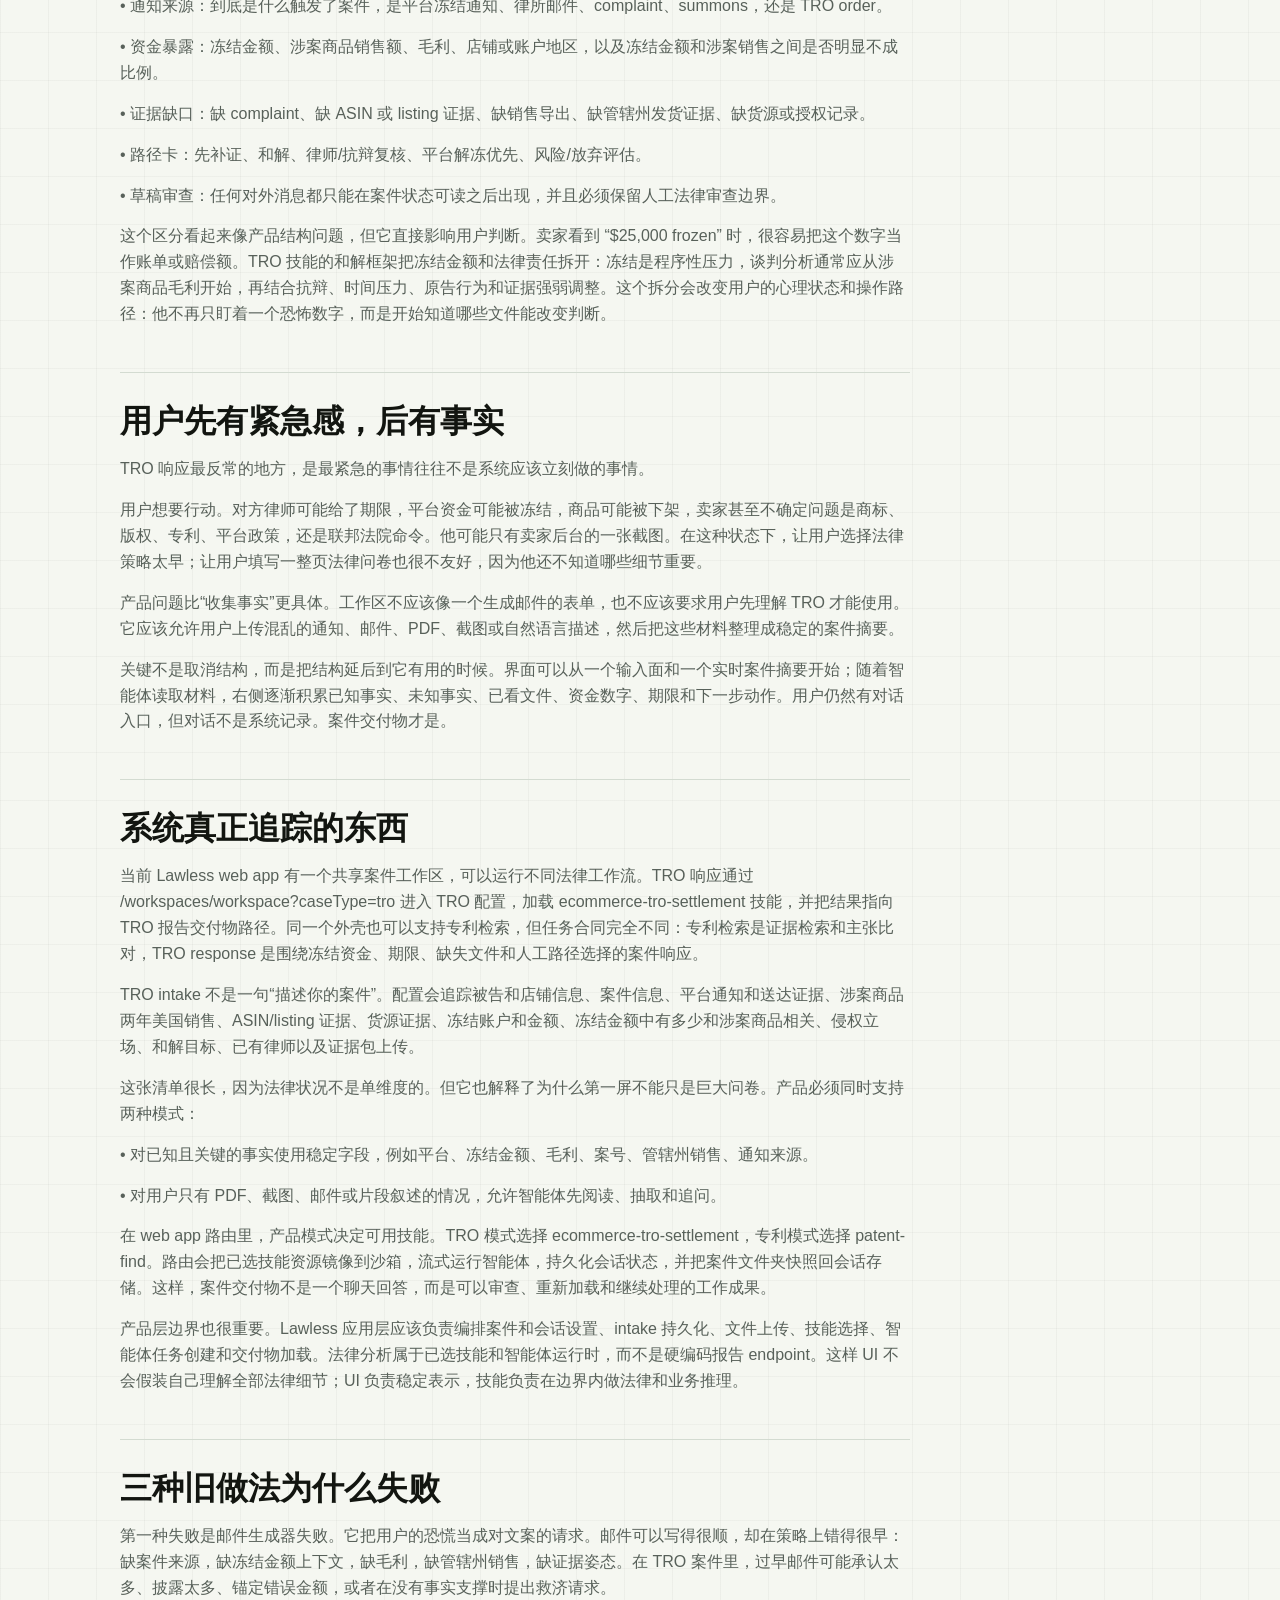
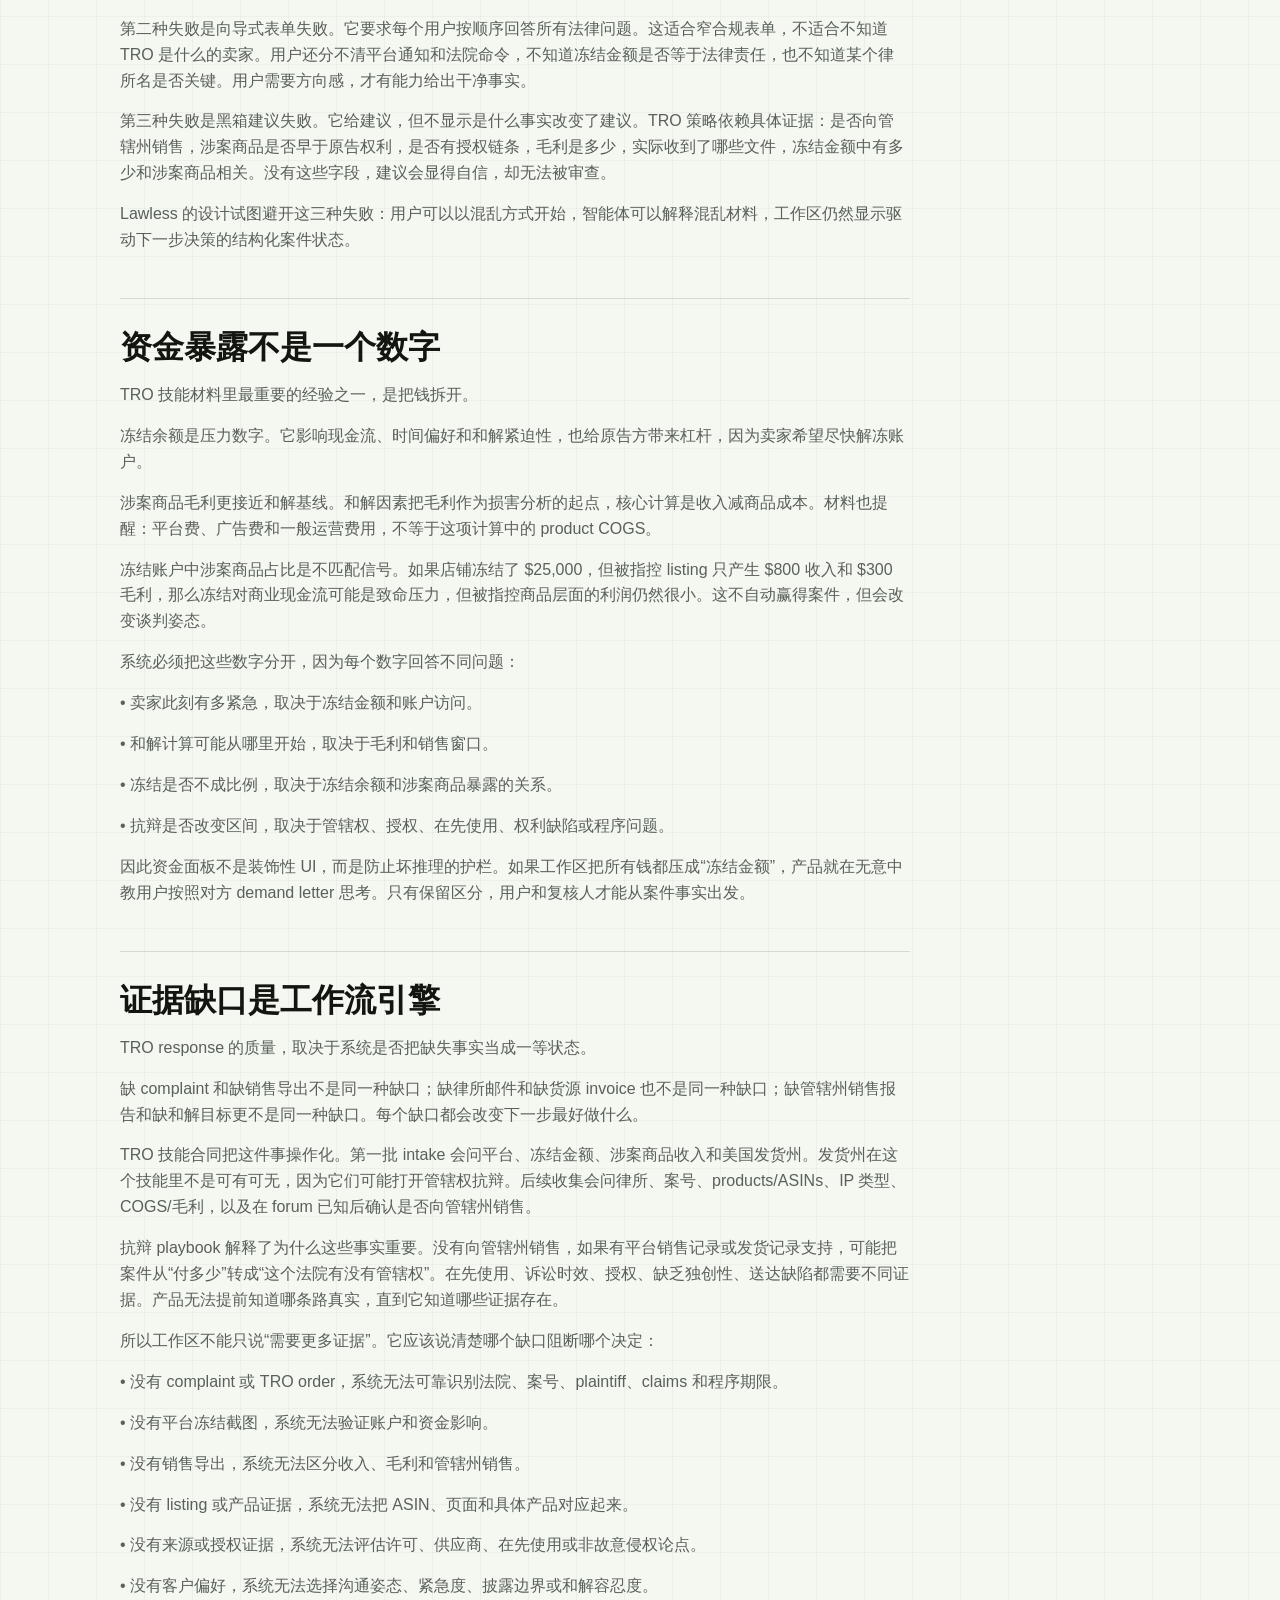
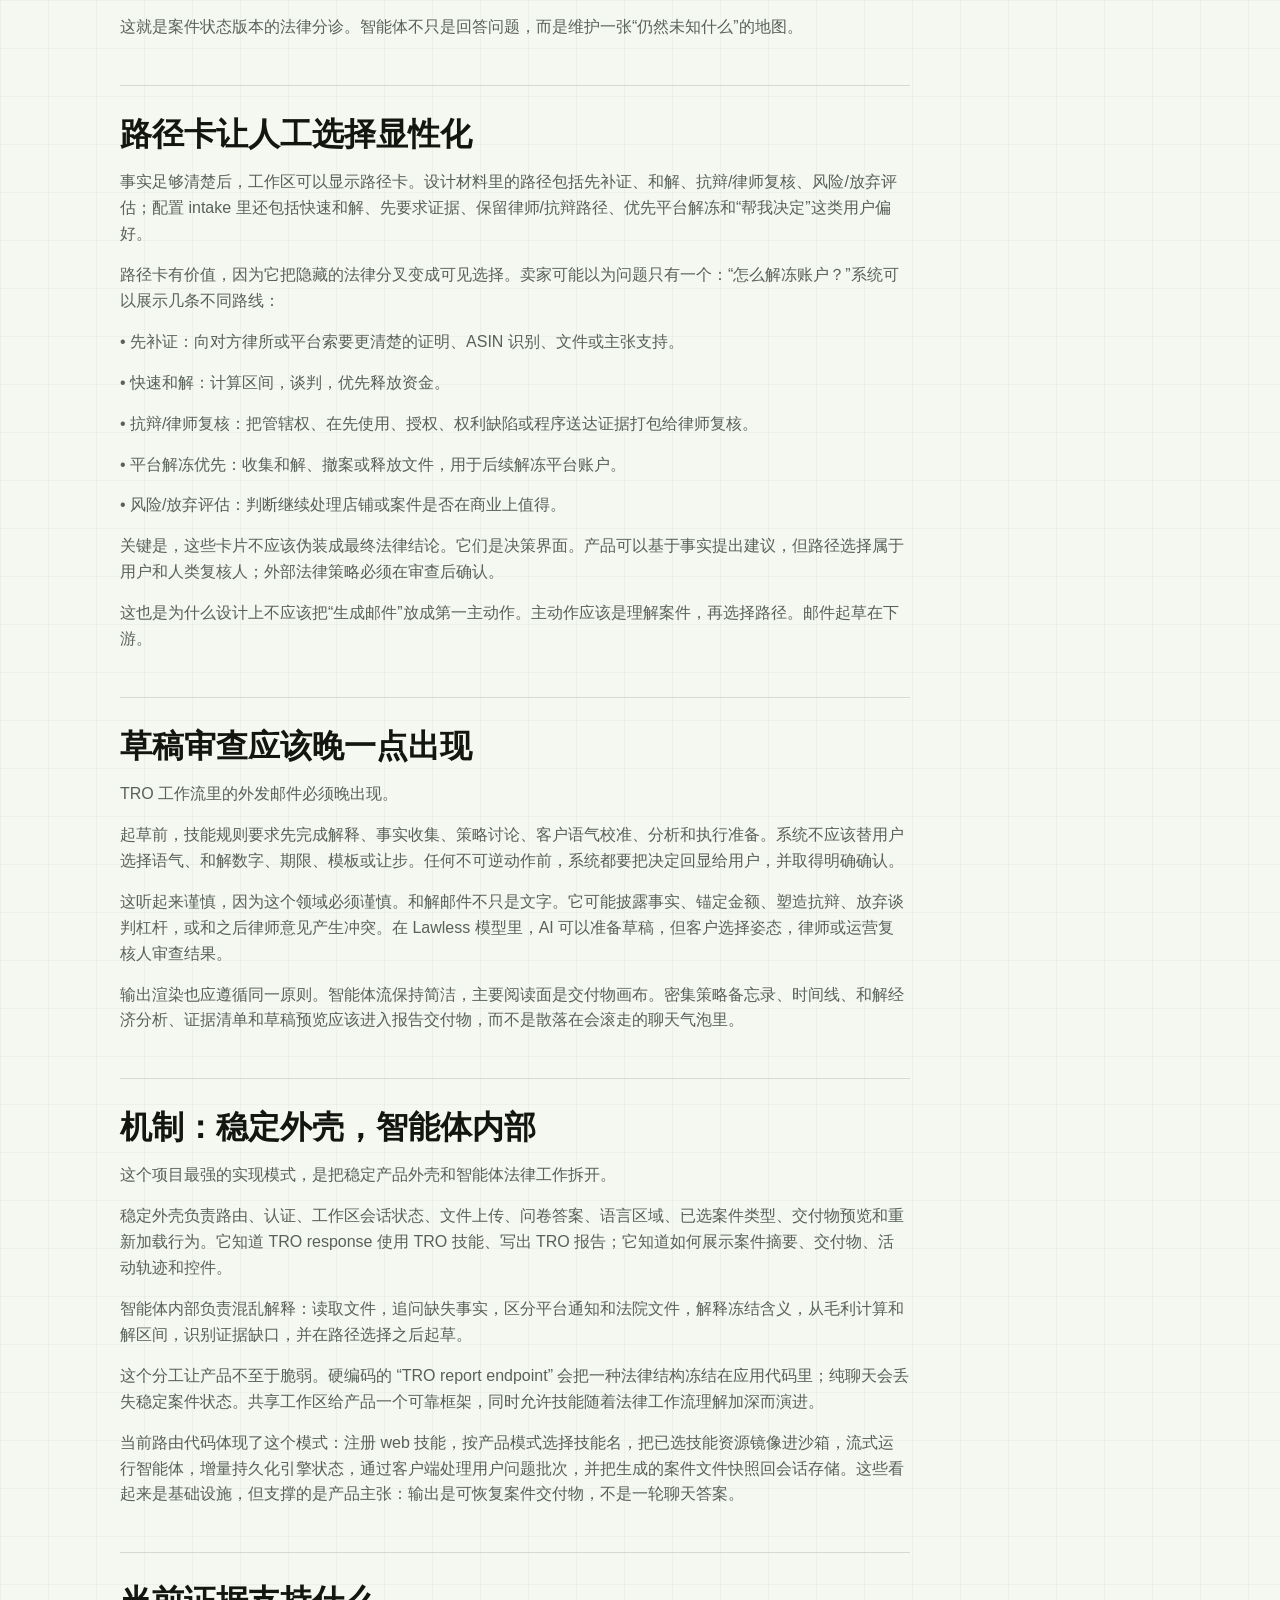
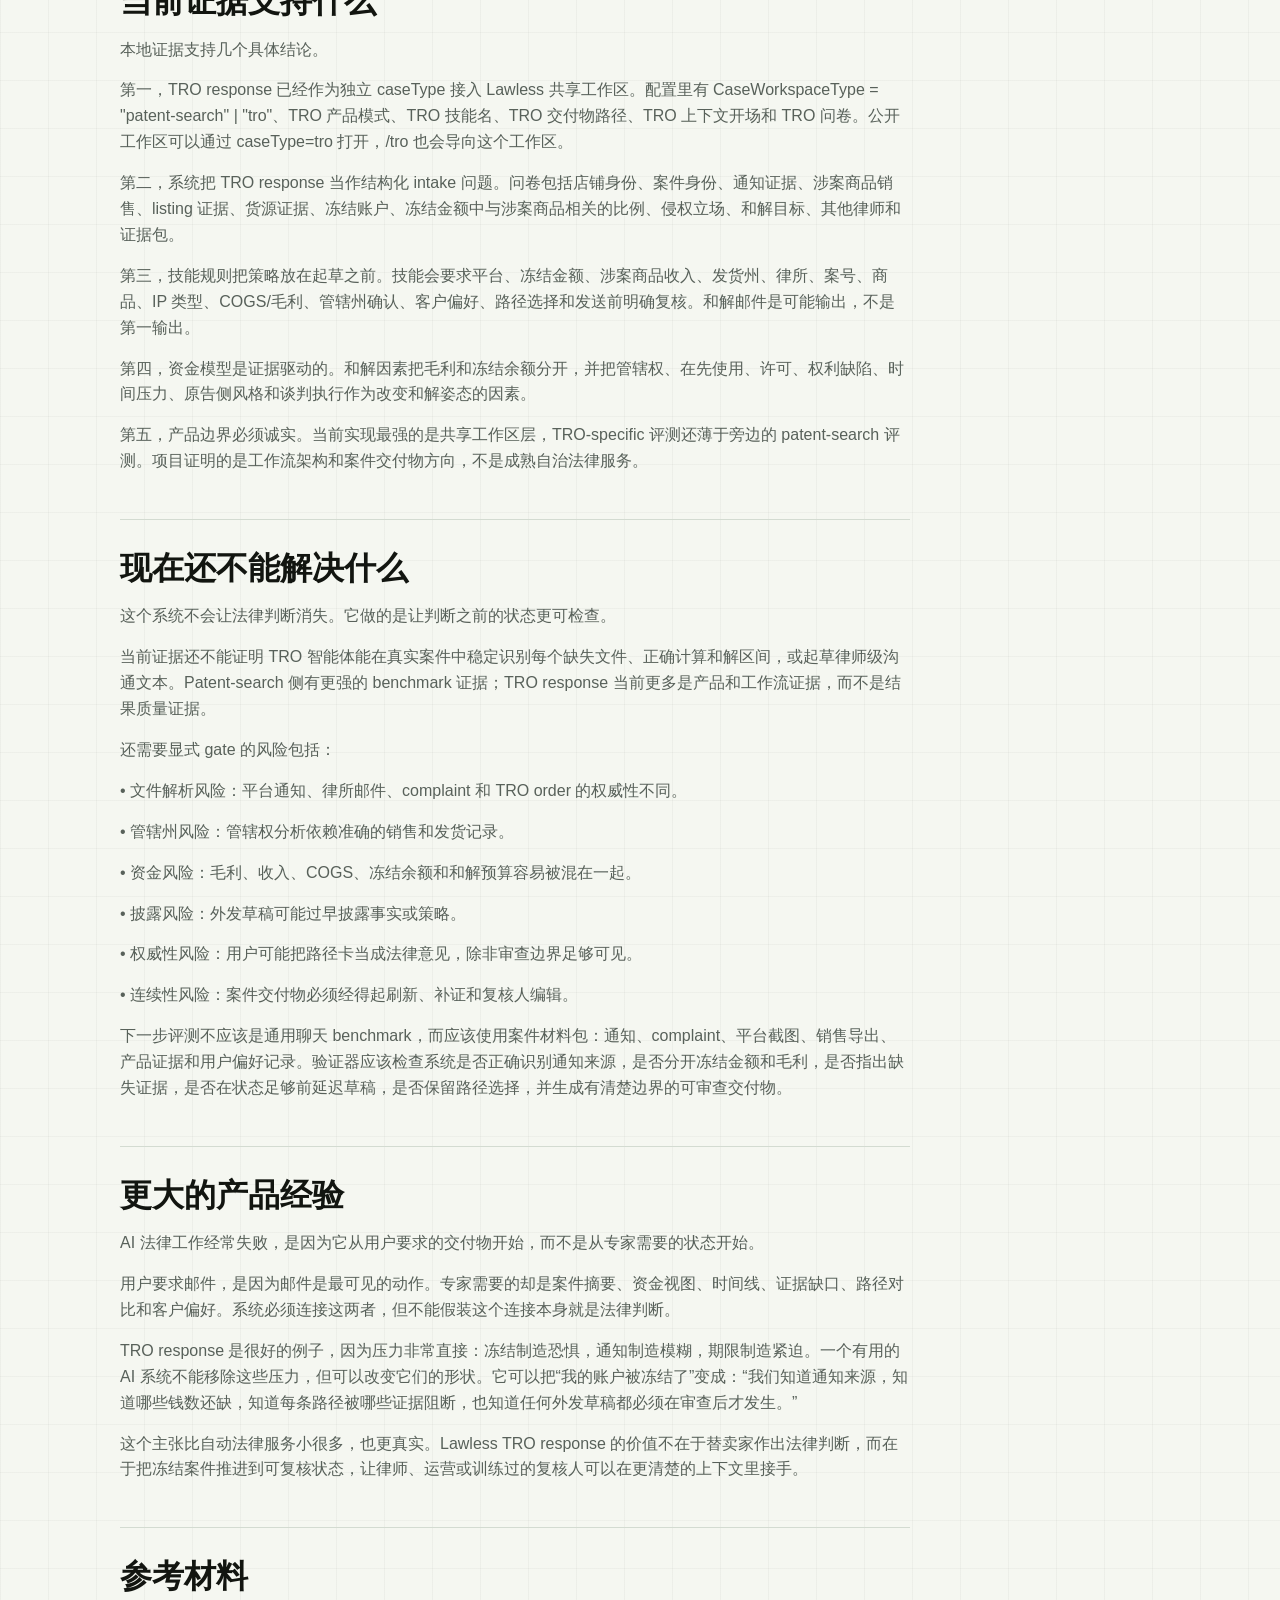
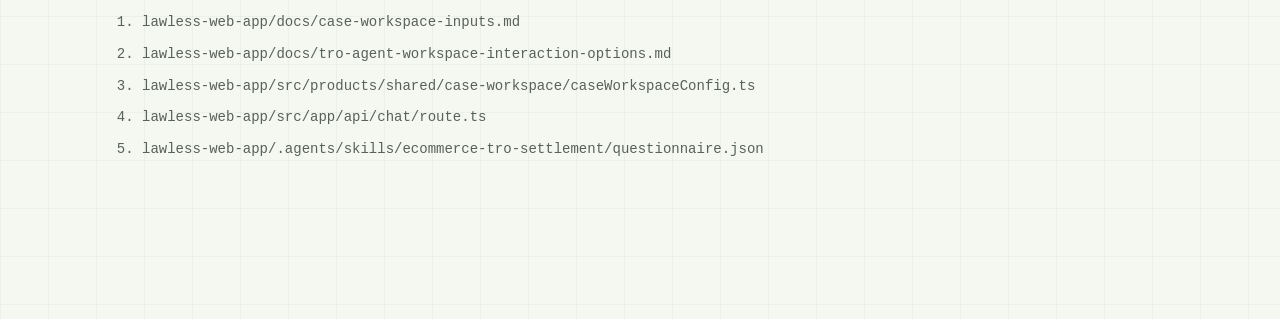
<file: lawless-tro-response.html>
<!doctype html>
<html lang="zh-CN">
<head>
  <meta charset="utf-8" />
  <meta name="viewport" content="width=device-width, initial-scale=1" />
  <meta name="description" content="冻结账户响应首先是 case state 问题：通知来源、资金暴露、证据缺口、响应路径，然后才是经过审阅的草稿。" />
  <title>TRO 响应在邮件之前就已经开始 / Ziang Gu</title>
  <link rel="icon" href="data:image/svg+xml,%3Csvg xmlns='http://www.w3.org/2000/svg' viewBox='0 0 64 64'%3E%3Crect width='64' height='64' fill='%230d3f32'/%3E%3Ctext x='32' y='42' font-size='34' text-anchor='middle' fill='%23fffaf0' font-family='serif'%3EZ%3C/text%3E%3C/svg%3E" />
  <link rel="stylesheet" href="./styles.css" />
</head>
<body class="paper-page">
  <header class="site-header">
    <a class="brand" href="./index.html"><span>谷子昂</span><small>Ziang Gu</small></a>
    <nav>
      <a href="./index.html#fit">定位</a>
      <a href="./lawless-agent-system.html">主案例</a>
      <a href="./project-reports.html">项目</a>
      <a href="./index.html#research">研究</a>
      <a href="./assets/ziang-gu-resume.pdf" target="_blank" rel="noreferrer">简历</a>
    </nav>
    <a class="pill" href="mailto:guziang@msu.edu">联系</a>
  </header>
  <main><article class="paper">
      <header class="paper-hero">
        <div>
          <p class="eyebrow">05 / TRO</p>
          <h1>TRO 响应在邮件之前就已经开始</h1>
          <p class="dek">冻结账户响应首先是 case state 问题：通知来源、资金暴露、证据缺口、响应路径，然后才是经过审阅的草稿。</p>
          <div class="tag-row hero-tags"><b>TRO</b><b>case state</b><b>卖家</b><b>证据清单</b><b>草稿审阅</b></div>
          
        </div>
        <figure class="paper-figure">
    <img src="./assets/lawless-web-tro-workspace.png" alt="Lawless TRO 工作台" />
    <figcaption>图 1. TRO 工作台。用户从冻结通知、金额暴露和案件材料进入一个持续更新的案件交付物。</figcaption>
  </figure>
      </header>

      <section class="case-brief" aria-label="Case study brief">
    <article>
          <span>为什么重要</span>
          <p>冻结账户用户先有紧急感，后有事实；过早生成邮件会把不完整事实变成外部立场。</p>
        </article><article>
          <span>怎么做</span>
          <p>工作台先组织通知来源、资金暴露、平台状态、证据缺口、路径卡和草稿审阅。</p>
        </article><article>
          <span>结果 / 边界</span>
          <p>当前证据支持工作流和交付物方向；完整 TRO 专项质量评测还需要继续补强。</p>
        </article>
  </section>

      <aside class="toc">
        <a href="#s1">Core Claim</a><a href="#s2">用户先有紧急感，后有事实</a><a href="#s3">系统真正追踪的东西</a><a href="#s4">三种旧做法为什么失败</a><a href="#s5">资金暴露不是一个数字</a><a href="#s6">证据缺口是工作流引擎</a><a href="#s7">路径卡让人工选择显性化</a><a href="#s8">草稿审查应该晚一点出现</a><a href="#s9">机制：稳定外壳，智能体内部</a><a href="#s10">当前证据支持什么</a><a href="#s11">现在还不能解决什么</a><a href="#s12">更大的产品经验</a>
        
        <a href="#references">参考材料</a>
      </aside>

      <div class="figure-grid"><figure class="paper-figure">
    <img src="./assets/lawless-web-workspaces.png" alt="Lawless 工作台列表" />
    <figcaption>图 2. 同一套云端工作台可以承载 patent search 和 TRO response，但技能与输出契约不同。</figcaption>
  </figure></div>
      <section class="paper-section" id="s1">
    <h2>Core Claim</h2>
    <p>电商卖家遇到 TRO 时，通常不会带着一个干净的法律问题出现。他们更可能带着冻结的 Amazon 或 Temu 余额、一张平台通知截图、一封律所邮件、一个还没读懂的法院文件，然后问：“我的账户昨天被冻结了，我现在该怎么办？”</p>
<p>这一分钟正是许多法律 AI 产品最容易走偏的地方。最诱人的产品形态是邮件生成器：让用户填律所邮箱，自动写和解请求，再让用户复制发送。但在 TRO 事项里，这个顺序是反的。邮件不是第一产品；邮件之前的案件状态才是产品。只有当冻结通知、冻结金额、涉案销售、毛利、证据缺口和可选路径被整理清楚，外发草稿才有意义。</p>
<p>Lawless TRO response workflow 的核心判断很简单：冻结账户的恐慌应该先变成结构化案件状态，再变成对外沟通。这个状态至少有五部分：</p>
<p>• 通知来源：到底是什么触发了案件，是平台冻结通知、律所邮件、complaint、summons，还是 TRO order。</p>
<p>• 资金暴露：冻结金额、涉案商品销售额、毛利、店铺或账户地区，以及冻结金额和涉案销售之间是否明显不成比例。</p>
<p>• 证据缺口：缺 complaint、缺 ASIN 或 listing 证据、缺销售导出、缺管辖州发货证据、缺货源或授权记录。</p>
<p>• 路径卡：先补证、和解、律师/抗辩复核、平台解冻优先、风险/放弃评估。</p>
<p>• 草稿审查：任何对外消息都只能在案件状态可读之后出现，并且必须保留人工法律审查边界。</p>
<p>这个区分看起来像产品结构问题，但它直接影响用户判断。卖家看到 “$25,000 frozen” 时，很容易把这个数字当作账单或赔偿额。TRO 技能的和解框架把冻结金额和法律责任拆开：冻结是程序性压力，谈判分析通常应从涉案商品毛利开始，再结合抗辩、时间压力、原告行为和证据强弱调整。这个拆分会改变用户的心理状态和操作路径：他不再只盯着一个恐怖数字，而是开始知道哪些文件能改变判断。</p>
  </section>
<section class="paper-section" id="s2">
    <h2>用户先有紧急感，后有事实</h2>
    <p>TRO 响应最反常的地方，是最紧急的事情往往不是系统应该立刻做的事情。</p>
<p>用户想要行动。对方律师可能给了期限，平台资金可能被冻结，商品可能被下架，卖家甚至不确定问题是商标、版权、专利、平台政策，还是联邦法院命令。他可能只有卖家后台的一张截图。在这种状态下，让用户选择法律策略太早；让用户填写一整页法律问卷也很不友好，因为他还不知道哪些细节重要。</p>
<p>产品问题比“收集事实”更具体。工作区不应该像一个生成邮件的表单，也不应该要求用户先理解 TRO 才能使用。它应该允许用户上传混乱的通知、邮件、PDF、截图或自然语言描述，然后把这些材料整理成稳定的案件摘要。</p>
<p>关键不是取消结构，而是把结构延后到它有用的时候。界面可以从一个输入面和一个实时案件摘要开始；随着智能体读取材料，右侧逐渐积累已知事实、未知事实、已看文件、资金数字、期限和下一步动作。用户仍然有对话入口，但对话不是系统记录。案件交付物才是。</p>
  </section>
<section class="paper-section" id="s3">
    <h2>系统真正追踪的东西</h2>
    <p>当前 Lawless web app 有一个共享案件工作区，可以运行不同法律工作流。TRO 响应通过 /workspaces/workspace?caseType=tro 进入 TRO 配置，加载 ecommerce-tro-settlement 技能，并把结果指向 TRO 报告交付物路径。同一个外壳也可以支持专利检索，但任务合同完全不同：专利检索是证据检索和主张比对，TRO response 是围绕冻结资金、期限、缺失文件和人工路径选择的案件响应。</p>
<p>TRO intake 不是一句“描述你的案件”。配置会追踪被告和店铺信息、案件信息、平台通知和送达证据、涉案商品两年美国销售、ASIN/listing 证据、货源证据、冻结账户和金额、冻结金额中有多少和涉案商品相关、侵权立场、和解目标、已有律师以及证据包上传。</p>
<p>这张清单很长，因为法律状况不是单维度的。但它也解释了为什么第一屏不能只是巨大问卷。产品必须同时支持两种模式：</p>
<p>• 对已知且关键的事实使用稳定字段，例如平台、冻结金额、毛利、案号、管辖州销售、通知来源。</p>
<p>• 对用户只有 PDF、截图、邮件或片段叙述的情况，允许智能体先阅读、抽取和追问。</p>
<p>在 web app 路由里，产品模式决定可用技能。TRO 模式选择 ecommerce-tro-settlement，专利模式选择 patent-find。路由会把已选技能资源镜像到沙箱，流式运行智能体，持久化会话状态，并把案件文件夹快照回会话存储。这样，案件交付物不是一个聊天回答，而是可以审查、重新加载和继续处理的工作成果。</p>
<p>产品层边界也很重要。Lawless 应用层应该负责编排案件和会话设置、intake 持久化、文件上传、技能选择、智能体任务创建和交付物加载。法律分析属于已选技能和智能体运行时，而不是硬编码报告 endpoint。这样 UI 不会假装自己理解全部法律细节；UI 负责稳定表示，技能负责在边界内做法律和业务推理。</p>
  </section>
<section class="paper-section" id="s4">
    <h2>三种旧做法为什么失败</h2>
    <p>第一种失败是邮件生成器失败。它把用户的恐慌当成对文案的请求。邮件可以写得很顺，却在策略上错得很早：缺案件来源，缺冻结金额上下文，缺毛利，缺管辖州销售，缺证据姿态。在 TRO 案件里，过早邮件可能承认太多、披露太多、锚定错误金额，或者在没有事实支撑时提出救济请求。</p>
<p>第二种失败是向导式表单失败。它要求每个用户按顺序回答所有法律问题。这适合窄合规表单，不适合不知道 TRO 是什么的卖家。用户还分不清平台通知和法院命令，不知道冻结金额是否等于法律责任，也不知道某个律所名是否关键。用户需要方向感，才有能力给出干净事实。</p>
<p>第三种失败是黑箱建议失败。它给建议，但不显示是什么事实改变了建议。TRO 策略依赖具体证据：是否向管辖州销售，涉案商品是否早于原告权利，是否有授权链条，毛利是多少，实际收到了哪些文件，冻结金额中有多少和涉案商品相关。没有这些字段，建议会显得自信，却无法被审查。</p>
<p>Lawless 的设计试图避开这三种失败：用户可以以混乱方式开始，智能体可以解释混乱材料，工作区仍然显示驱动下一步决策的结构化案件状态。</p>
  </section>
<section class="paper-section" id="s5">
    <h2>资金暴露不是一个数字</h2>
    <p>TRO 技能材料里最重要的经验之一，是把钱拆开。</p>
<p>冻结余额是压力数字。它影响现金流、时间偏好和和解紧迫性，也给原告方带来杠杆，因为卖家希望尽快解冻账户。</p>
<p>涉案商品毛利更接近和解基线。和解因素把毛利作为损害分析的起点，核心计算是收入减商品成本。材料也提醒：平台费、广告费和一般运营费用，不等于这项计算中的 product COGS。</p>
<p>冻结账户中涉案商品占比是不匹配信号。如果店铺冻结了 $25,000，但被指控 listing 只产生 $800 收入和 $300 毛利，那么冻结对商业现金流可能是致命压力，但被指控商品层面的利润仍然很小。这不自动赢得案件，但会改变谈判姿态。</p>
<p>系统必须把这些数字分开，因为每个数字回答不同问题：</p>
<p>• 卖家此刻有多紧急，取决于冻结金额和账户访问。</p>
<p>• 和解计算可能从哪里开始，取决于毛利和销售窗口。</p>
<p>• 冻结是否不成比例，取决于冻结余额和涉案商品暴露的关系。</p>
<p>• 抗辩是否改变区间，取决于管辖权、授权、在先使用、权利缺陷或程序问题。</p>
<p>因此资金面板不是装饰性 UI，而是防止坏推理的护栏。如果工作区把所有钱都压成“冻结金额”，产品就在无意中教用户按照对方 demand letter 思考。只有保留区分，用户和复核人才能从案件事实出发。</p>
  </section>
<section class="paper-section" id="s6">
    <h2>证据缺口是工作流引擎</h2>
    <p>TRO response 的质量，取决于系统是否把缺失事实当成一等状态。</p>
<p>缺 complaint 和缺销售导出不是同一种缺口；缺律所邮件和缺货源 invoice 也不是同一种缺口；缺管辖州销售报告和缺和解目标更不是同一种缺口。每个缺口都会改变下一步最好做什么。</p>
<p>TRO 技能合同把这件事操作化。第一批 intake 会问平台、冻结金额、涉案商品收入和美国发货州。发货州在这个技能里不是可有可无，因为它们可能打开管辖权抗辩。后续收集会问律所、案号、products/ASINs、IP 类型、COGS/毛利，以及在 forum 已知后确认是否向管辖州销售。</p>
<p>抗辩 playbook 解释了为什么这些事实重要。没有向管辖州销售，如果有平台销售记录或发货记录支持，可能把案件从“付多少”转成“这个法院有没有管辖权”。在先使用、诉讼时效、授权、缺乏独创性、送达缺陷都需要不同证据。产品无法提前知道哪条路真实，直到它知道哪些证据存在。</p>
<p>所以工作区不能只说“需要更多证据”。它应该说清楚哪个缺口阻断哪个决定：</p>
<p>• 没有 complaint 或 TRO order，系统无法可靠识别法院、案号、plaintiff、claims 和程序期限。</p>
<p>• 没有平台冻结截图，系统无法验证账户和资金影响。</p>
<p>• 没有销售导出，系统无法区分收入、毛利和管辖州销售。</p>
<p>• 没有 listing 或产品证据，系统无法把 ASIN、页面和具体产品对应起来。</p>
<p>• 没有来源或授权证据，系统无法评估许可、供应商、在先使用或非故意侵权论点。</p>
<p>• 没有客户偏好，系统无法选择沟通姿态、紧急度、披露边界或和解容忍度。</p>
<p>这就是案件状态版本的法律分诊。智能体不只是回答问题，而是维护一张“仍然未知什么”的地图。</p>
  </section>
<section class="paper-section" id="s7">
    <h2>路径卡让人工选择显性化</h2>
    <p>事实足够清楚后，工作区可以显示路径卡。设计材料里的路径包括先补证、和解、抗辩/律师复核、风险/放弃评估；配置 intake 里还包括快速和解、先要求证据、保留律师/抗辩路径、优先平台解冻和“帮我决定”这类用户偏好。</p>
<p>路径卡有价值，因为它把隐藏的法律分叉变成可见选择。卖家可能以为问题只有一个：“怎么解冻账户？”系统可以展示几条不同路线：</p>
<p>• 先补证：向对方律所或平台索要更清楚的证明、ASIN 识别、文件或主张支持。</p>
<p>• 快速和解：计算区间，谈判，优先释放资金。</p>
<p>• 抗辩/律师复核：把管辖权、在先使用、授权、权利缺陷或程序送达证据打包给律师复核。</p>
<p>• 平台解冻优先：收集和解、撤案或释放文件，用于后续解冻平台账户。</p>
<p>• 风险/放弃评估：判断继续处理店铺或案件是否在商业上值得。</p>
<p>关键是，这些卡片不应该伪装成最终法律结论。它们是决策界面。产品可以基于事实提出建议，但路径选择属于用户和人类复核人；外部法律策略必须在审查后确认。</p>
<p>这也是为什么设计上不应该把“生成邮件”放成第一主动作。主动作应该是理解案件，再选择路径。邮件起草在下游。</p>
  </section>
<section class="paper-section" id="s8">
    <h2>草稿审查应该晚一点出现</h2>
    <p>TRO 工作流里的外发邮件必须晚出现。</p>
<p>起草前，技能规则要求先完成解释、事实收集、策略讨论、客户语气校准、分析和执行准备。系统不应该替用户选择语气、和解数字、期限、模板或让步。任何不可逆动作前，系统都要把决定回显给用户，并取得明确确认。</p>
<p>这听起来谨慎，因为这个领域必须谨慎。和解邮件不只是文字。它可能披露事实、锚定金额、塑造抗辩、放弃谈判杠杆，或和之后律师意见产生冲突。在 Lawless 模型里，AI 可以准备草稿，但客户选择姿态，律师或运营复核人审查结果。</p>
<p>输出渲染也应遵循同一原则。智能体流保持简洁，主要阅读面是交付物画布。密集策略备忘录、时间线、和解经济分析、证据清单和草稿预览应该进入报告交付物，而不是散落在会滚走的聊天气泡里。</p>
  </section>
<section class="paper-section" id="s9">
    <h2>机制：稳定外壳，智能体内部</h2>
    <p>这个项目最强的实现模式，是把稳定产品外壳和智能体法律工作拆开。</p>
<p>稳定外壳负责路由、认证、工作区会话状态、文件上传、问卷答案、语言区域、已选案件类型、交付物预览和重新加载行为。它知道 TRO response 使用 TRO 技能、写出 TRO 报告；它知道如何展示案件摘要、交付物、活动轨迹和控件。</p>
<p>智能体内部负责混乱解释：读取文件，追问缺失事实，区分平台通知和法院文件，解释冻结含义，从毛利计算和解区间，识别证据缺口，并在路径选择之后起草。</p>
<p>这个分工让产品不至于脆弱。硬编码的 “TRO report endpoint” 会把一种法律结构冻结在应用代码里；纯聊天会丢失稳定案件状态。共享工作区给产品一个可靠框架，同时允许技能随着法律工作流理解加深而演进。</p>
<p>当前路由代码体现了这个模式：注册 web 技能，按产品模式选择技能名，把已选技能资源镜像进沙箱，流式运行智能体，增量持久化引擎状态，通过客户端处理用户问题批次，并把生成的案件文件快照回会话存储。这些看起来是基础设施，但支撑的是产品主张：输出是可恢复案件交付物，不是一轮聊天答案。</p>
  </section>
<section class="paper-section" id="s10">
    <h2>当前证据支持什么</h2>
    <p>本地证据支持几个具体结论。</p>
<p>第一，TRO response 已经作为独立 caseType 接入 Lawless 共享工作区。配置里有 CaseWorkspaceType = &quot;patent-search&quot; | &quot;tro&quot;、TRO 产品模式、TRO 技能名、TRO 交付物路径、TRO 上下文开场和 TRO 问卷。公开工作区可以通过 caseType=tro 打开，/tro 也会导向这个工作区。</p>
<p>第二，系统把 TRO response 当作结构化 intake 问题。问卷包括店铺身份、案件身份、通知证据、涉案商品销售、listing 证据、货源证据、冻结账户、冻结金额中与涉案商品相关的比例、侵权立场、和解目标、其他律师和证据包。</p>
<p>第三，技能规则把策略放在起草之前。技能会要求平台、冻结金额、涉案商品收入、发货州、律所、案号、商品、IP 类型、COGS/毛利、管辖州确认、客户偏好、路径选择和发送前明确复核。和解邮件是可能输出，不是第一输出。</p>
<p>第四，资金模型是证据驱动的。和解因素把毛利和冻结余额分开，并把管辖权、在先使用、许可、权利缺陷、时间压力、原告侧风格和谈判执行作为改变和解姿态的因素。</p>
<p>第五，产品边界必须诚实。当前实现最强的是共享工作区层，TRO-specific 评测还薄于旁边的 patent-search 评测。项目证明的是工作流架构和案件交付物方向，不是成熟自治法律服务。</p>
  </section>
<section class="paper-section" id="s11">
    <h2>现在还不能解决什么</h2>
    <p>这个系统不会让法律判断消失。它做的是让判断之前的状态更可检查。</p>
<p>当前证据还不能证明 TRO 智能体能在真实案件中稳定识别每个缺失文件、正确计算和解区间，或起草律师级沟通文本。Patent-search 侧有更强的 benchmark 证据；TRO response 当前更多是产品和工作流证据，而不是结果质量证据。</p>
<p>还需要显式 gate 的风险包括：</p>
<p>• 文件解析风险：平台通知、律所邮件、complaint 和 TRO order 的权威性不同。</p>
<p>• 管辖州风险：管辖权分析依赖准确的销售和发货记录。</p>
<p>• 资金风险：毛利、收入、COGS、冻结余额和和解预算容易被混在一起。</p>
<p>• 披露风险：外发草稿可能过早披露事实或策略。</p>
<p>• 权威性风险：用户可能把路径卡当成法律意见，除非审查边界足够可见。</p>
<p>• 连续性风险：案件交付物必须经得起刷新、补证和复核人编辑。</p>
<p>下一步评测不应该是通用聊天 benchmark，而应该使用案件材料包：通知、complaint、平台截图、销售导出、产品证据和用户偏好记录。验证器应该检查系统是否正确识别通知来源，是否分开冻结金额和毛利，是否指出缺失证据，是否在状态足够前延迟草稿，是否保留路径选择，并生成有清楚边界的可审查交付物。</p>
  </section>
<section class="paper-section" id="s12">
    <h2>更大的产品经验</h2>
    <p>AI 法律工作经常失败，是因为它从用户要求的交付物开始，而不是从专家需要的状态开始。</p>
<p>用户要求邮件，是因为邮件是最可见的动作。专家需要的却是案件摘要、资金视图、时间线、证据缺口、路径对比和客户偏好。系统必须连接这两者，但不能假装这个连接本身就是法律判断。</p>
<p>TRO response 是很好的例子，因为压力非常直接：冻结制造恐惧，通知制造模糊，期限制造紧迫。一个有用的 AI 系统不能移除这些压力，但可以改变它们的形状。它可以把“我的账户被冻结了”变成：“我们知道通知来源，知道哪些钱数还缺，知道每条路径被哪些证据阻断，也知道任何外发草稿都必须在审查后才发生。”</p>
<p>这个主张比自动法律服务小很多，也更真实。Lawless TRO response 的价值不在于替卖家作出法律判断，而在于把冻结案件推进到可复核状态，让律师、运营或训练过的复核人可以在更清楚的上下文里接手。</p>
  </section>
      <section class="paper-section" id="references">
        <h2>参考材料</h2>
        <ol class="reference-list"><li>lawless-web-app/docs/case-workspace-inputs.md</li><li>lawless-web-app/docs/tro-agent-workspace-interaction-options.md</li><li>lawless-web-app/src/products/shared/case-workspace/caseWorkspaceConfig.ts</li><li>lawless-web-app/src/app/api/chat/route.ts</li><li>lawless-web-app/.agents/skills/ecommerce-tro-settlement/questionnaire.json</li></ol>
      </section>
    </article></main>
</body>
</html>
</file>
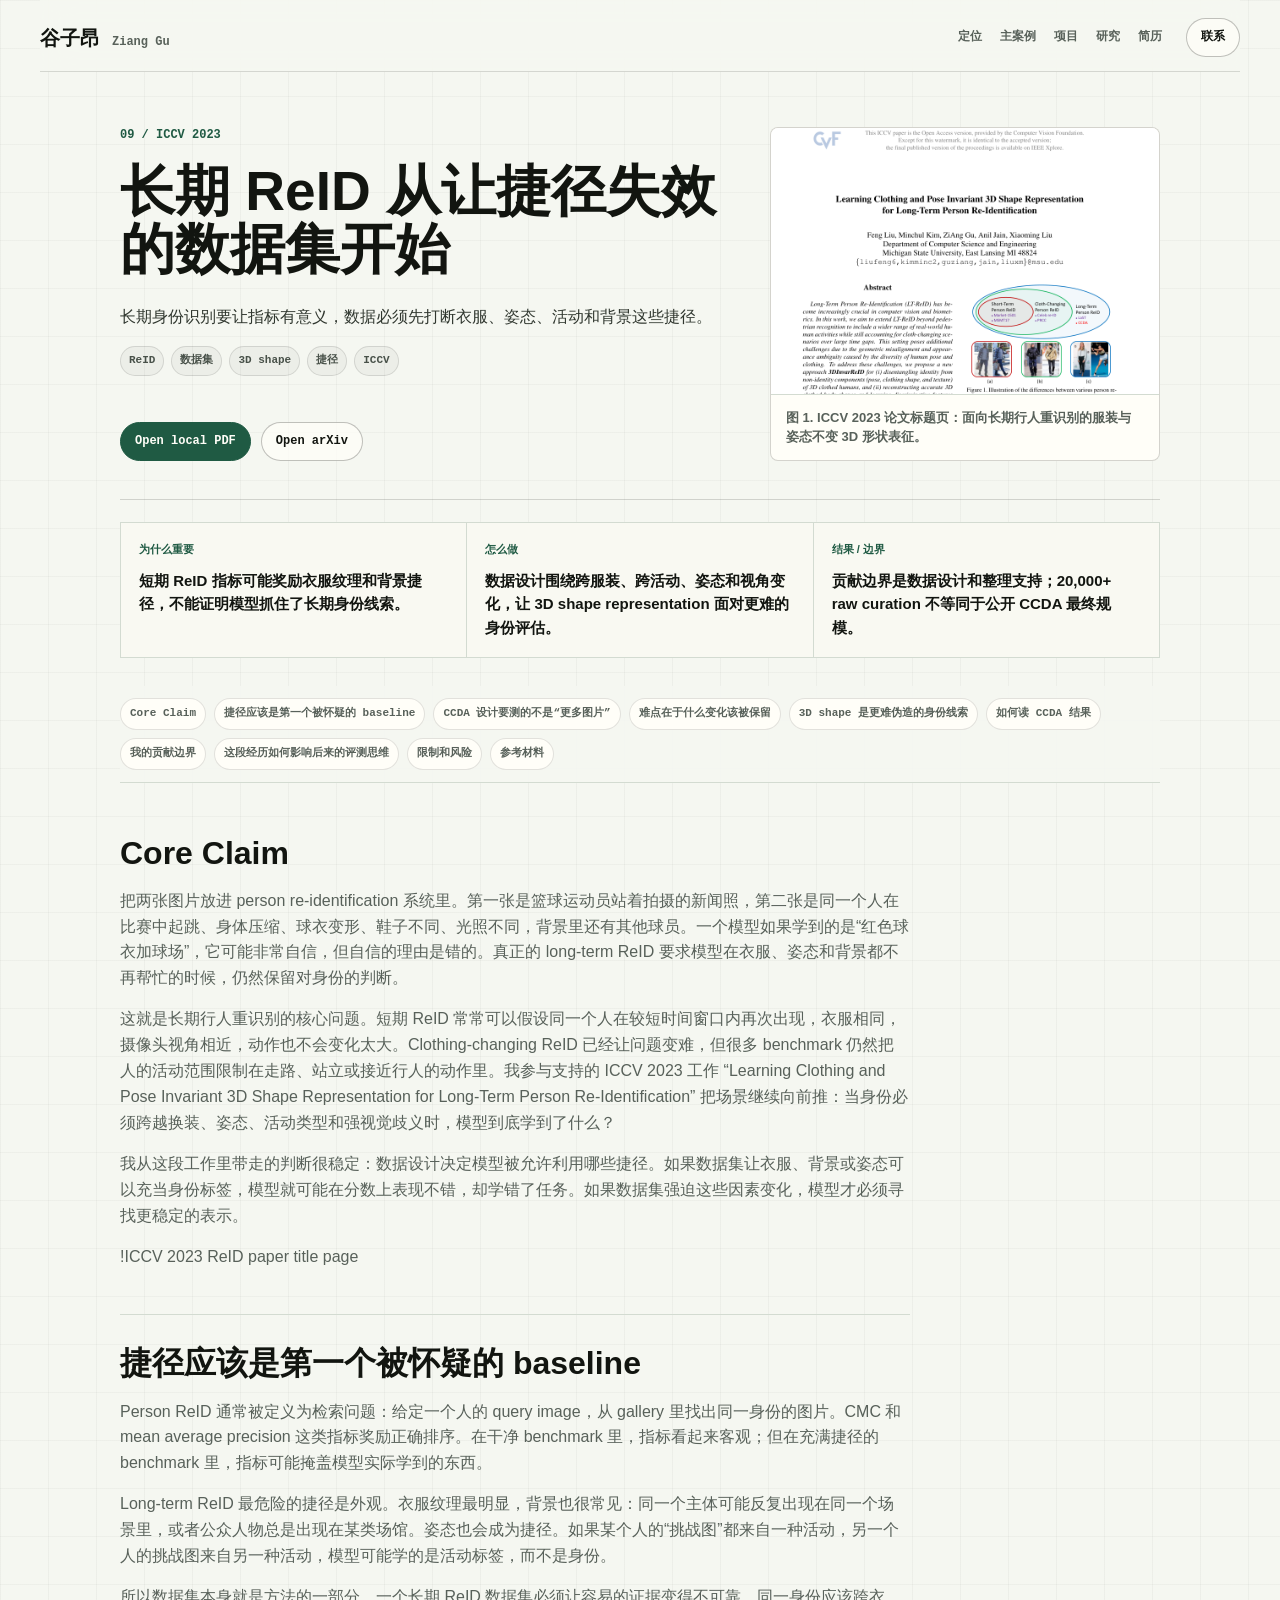
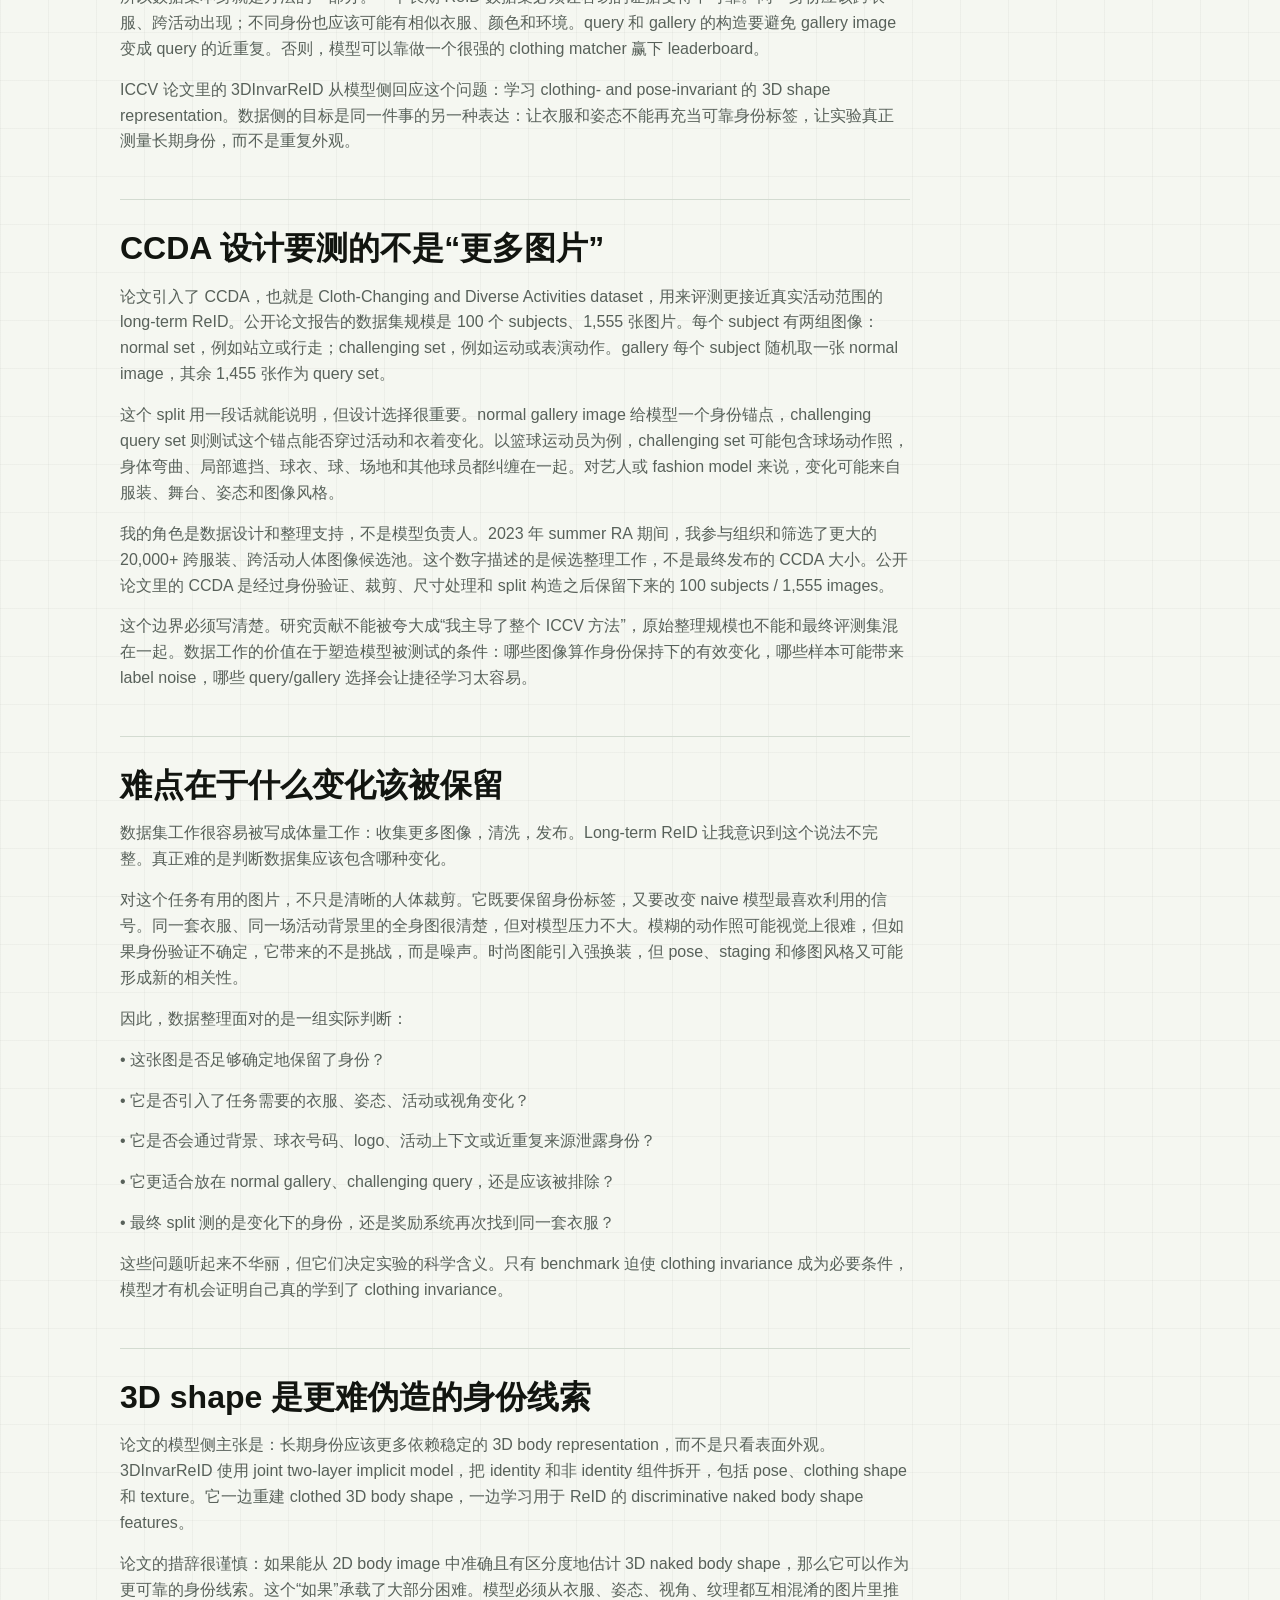
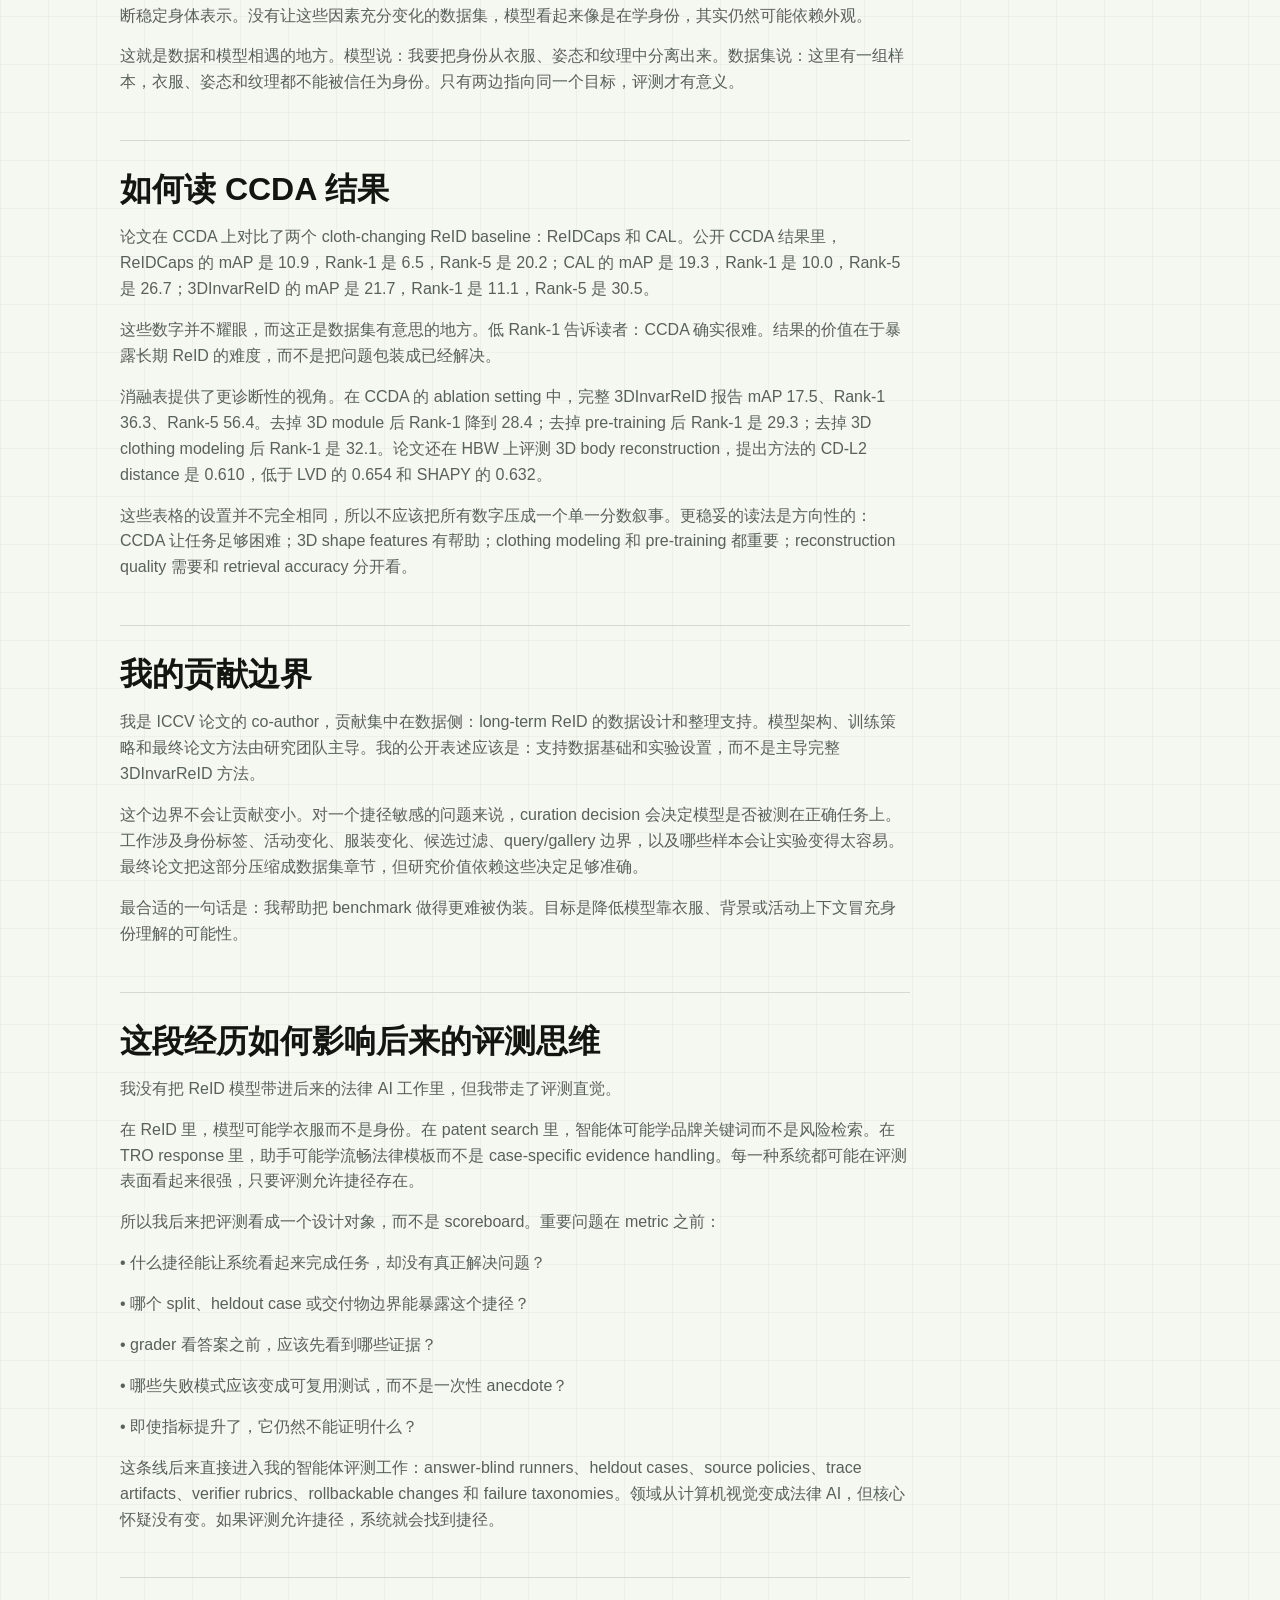
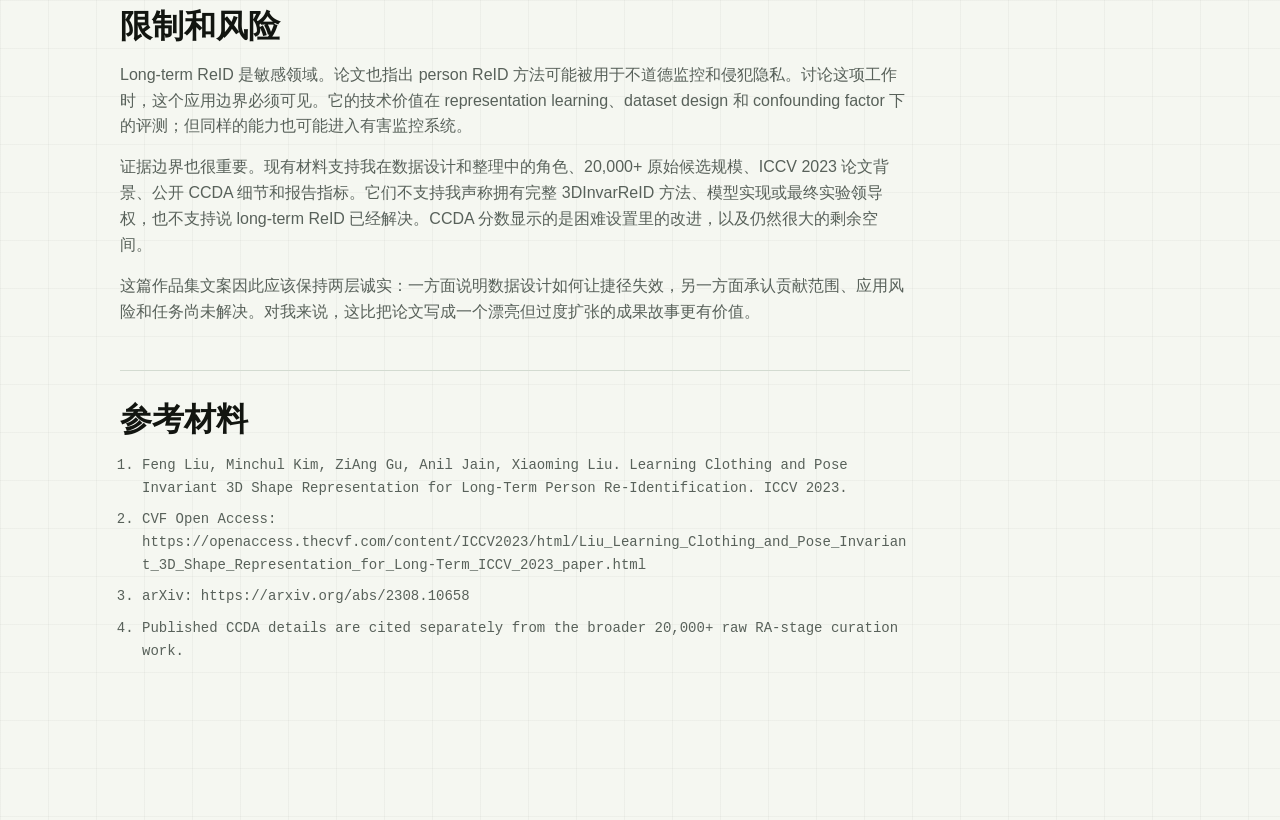
<file: long-term-reid.html>
<!doctype html>
<html lang="zh-CN">
<head>
  <meta charset="utf-8" />
  <meta name="viewport" content="width=device-width, initial-scale=1" />
  <meta name="description" content="长期身份识别要让指标有意义，数据必须先打断衣服、姿态、活动和背景这些捷径。" />
  <title>长期 ReID 从让捷径失效的数据集开始 / Ziang Gu</title>
  <link rel="icon" href="data:image/svg+xml,%3Csvg xmlns='http://www.w3.org/2000/svg' viewBox='0 0 64 64'%3E%3Crect width='64' height='64' fill='%230d3f32'/%3E%3Ctext x='32' y='42' font-size='34' text-anchor='middle' fill='%23fffaf0' font-family='serif'%3EZ%3C/text%3E%3C/svg%3E" />
  <link rel="stylesheet" href="./styles.css" />
</head>
<body class="paper-page">
  <header class="site-header">
    <a class="brand" href="./index.html"><span>谷子昂</span><small>Ziang Gu</small></a>
    <nav>
      <a href="./index.html#fit">定位</a>
      <a href="./lawless-agent-system.html">主案例</a>
      <a href="./project-reports.html">项目</a>
      <a href="./index.html#research">研究</a>
      <a href="./assets/ziang-gu-resume.pdf" target="_blank" rel="noreferrer">简历</a>
    </nav>
    <a class="pill" href="mailto:guziang@msu.edu">联系</a>
  </header>
  <main><article class="paper">
      <header class="paper-hero">
        <div>
          <p class="eyebrow">09 / ICCV 2023</p>
          <h1>长期 ReID 从让捷径失效的数据集开始</h1>
          <p class="dek">长期身份识别要让指标有意义，数据必须先打断衣服、姿态、活动和背景这些捷径。</p>
          <div class="tag-row hero-tags"><b>ReID</b><b>数据集</b><b>3D shape</b><b>捷径</b><b>ICCV</b></div>
          <div class="action-row"><a href="./assets/iccv2023-reid-paper.pdf" target="_blank" rel="noreferrer">Open local PDF</a><a href="https://arxiv.org/abs/2308.10658" target="_blank" rel="noreferrer">Open arXiv</a></div>
        </div>
        <figure class="paper-figure">
    <img src="./assets/iccv2023-title-page.png" alt="ICCV 2023 ReID 论文标题页" />
    <figcaption>图 1. ICCV 2023 论文标题页：面向长期行人重识别的服装与姿态不变 3D 形状表征。</figcaption>
  </figure>
      </header>

      <section class="case-brief" aria-label="Case study brief">
    <article>
          <span>为什么重要</span>
          <p>短期 ReID 指标可能奖励衣服纹理和背景捷径，不能证明模型抓住了长期身份线索。</p>
        </article><article>
          <span>怎么做</span>
          <p>数据设计围绕跨服装、跨活动、姿态和视角变化，让 3D shape representation 面对更难的身份评估。</p>
        </article><article>
          <span>结果 / 边界</span>
          <p>贡献边界是数据设计和整理支持；20,000+ raw curation 不等同于公开 CCDA 最终规模。</p>
        </article>
  </section>

      <aside class="toc">
        <a href="#s1">Core Claim</a><a href="#s2">捷径应该是第一个被怀疑的 baseline</a><a href="#s3">CCDA 设计要测的不是“更多图片”</a><a href="#s4">难点在于什么变化该被保留</a><a href="#s5">3D shape 是更难伪造的身份线索</a><a href="#s6">如何读 CCDA 结果</a><a href="#s7">我的贡献边界</a><a href="#s8">这段经历如何影响后来的评测思维</a><a href="#s9">限制和风险</a>
        
        <a href="#references">参考材料</a>
      </aside>

      
      <section class="paper-section" id="s1">
    <h2>Core Claim</h2>
    <p>把两张图片放进 person re-identification 系统里。第一张是篮球运动员站着拍摄的新闻照，第二张是同一个人在比赛中起跳、身体压缩、球衣变形、鞋子不同、光照不同，背景里还有其他球员。一个模型如果学到的是“红色球衣加球场”，它可能非常自信，但自信的理由是错的。真正的 long-term ReID 要求模型在衣服、姿态和背景都不再帮忙的时候，仍然保留对身份的判断。</p>
<p>这就是长期行人重识别的核心问题。短期 ReID 常常可以假设同一个人在较短时间窗口内再次出现，衣服相同，摄像头视角相近，动作也不会变化太大。Clothing-changing ReID 已经让问题变难，但很多 benchmark 仍然把人的活动范围限制在走路、站立或接近行人的动作里。我参与支持的 ICCV 2023 工作 “Learning Clothing and Pose Invariant 3D Shape Representation for Long-Term Person Re-Identification” 把场景继续向前推：当身份必须跨越换装、姿态、活动类型和强视觉歧义时，模型到底学到了什么？</p>
<p>我从这段工作里带走的判断很稳定：数据设计决定模型被允许利用哪些捷径。如果数据集让衣服、背景或姿态可以充当身份标签，模型就可能在分数上表现不错，却学错了任务。如果数据集强迫这些因素变化，模型才必须寻找更稳定的表示。</p>
<p>!ICCV 2023 ReID paper title page</p>
  </section>
<section class="paper-section" id="s2">
    <h2>捷径应该是第一个被怀疑的 baseline</h2>
    <p>Person ReID 通常被定义为检索问题：给定一个人的 query image，从 gallery 里找出同一身份的图片。CMC 和 mean average precision 这类指标奖励正确排序。在干净 benchmark 里，指标看起来客观；但在充满捷径的 benchmark 里，指标可能掩盖模型实际学到的东西。</p>
<p>Long-term ReID 最危险的捷径是外观。衣服纹理最明显，背景也很常见：同一个主体可能反复出现在同一个场景里，或者公众人物总是出现在某类场馆。姿态也会成为捷径。如果某个人的“挑战图”都来自一种活动，另一个人的挑战图来自另一种活动，模型可能学的是活动标签，而不是身份。</p>
<p>所以数据集本身就是方法的一部分。一个长期 ReID 数据集必须让容易的证据变得不可靠。同一身份应该跨衣服、跨活动出现；不同身份也应该可能有相似衣服、颜色和环境。query 和 gallery 的构造要避免 gallery image 变成 query 的近重复。否则，模型可以靠做一个很强的 clothing matcher 赢下 leaderboard。</p>
<p>ICCV 论文里的 3DInvarReID 从模型侧回应这个问题：学习 clothing- and pose-invariant 的 3D shape representation。数据侧的目标是同一件事的另一种表达：让衣服和姿态不能再充当可靠身份标签，让实验真正测量长期身份，而不是重复外观。</p>
  </section>
<section class="paper-section" id="s3">
    <h2>CCDA 设计要测的不是“更多图片”</h2>
    <p>论文引入了 CCDA，也就是 Cloth-Changing and Diverse Activities dataset，用来评测更接近真实活动范围的 long-term ReID。公开论文报告的数据集规模是 100 个 subjects、1,555 张图片。每个 subject 有两组图像：normal set，例如站立或行走；challenging set，例如运动或表演动作。gallery 每个 subject 随机取一张 normal image，其余 1,455 张作为 query set。</p>
<p>这个 split 用一段话就能说明，但设计选择很重要。normal gallery image 给模型一个身份锚点，challenging query set 则测试这个锚点能否穿过活动和衣着变化。以篮球运动员为例，challenging set 可能包含球场动作照，身体弯曲、局部遮挡、球衣、球、场地和其他球员都纠缠在一起。对艺人或 fashion model 来说，变化可能来自服装、舞台、姿态和图像风格。</p>
<p>我的角色是数据设计和整理支持，不是模型负责人。2023 年 summer RA 期间，我参与组织和筛选了更大的 20,000+ 跨服装、跨活动人体图像候选池。这个数字描述的是候选整理工作，不是最终发布的 CCDA 大小。公开论文里的 CCDA 是经过身份验证、裁剪、尺寸处理和 split 构造之后保留下来的 100 subjects / 1,555 images。</p>
<p>这个边界必须写清楚。研究贡献不能被夸大成“我主导了整个 ICCV 方法”，原始整理规模也不能和最终评测集混在一起。数据工作的价值在于塑造模型被测试的条件：哪些图像算作身份保持下的有效变化，哪些样本可能带来 label noise，哪些 query/gallery 选择会让捷径学习太容易。</p>
  </section>
<section class="paper-section" id="s4">
    <h2>难点在于什么变化该被保留</h2>
    <p>数据集工作很容易被写成体量工作：收集更多图像，清洗，发布。Long-term ReID 让我意识到这个说法不完整。真正难的是判断数据集应该包含哪种变化。</p>
<p>对这个任务有用的图片，不只是清晰的人体裁剪。它既要保留身份标签，又要改变 naive 模型最喜欢利用的信号。同一套衣服、同一场活动背景里的全身图很清楚，但对模型压力不大。模糊的动作照可能视觉上很难，但如果身份验证不确定，它带来的不是挑战，而是噪声。时尚图能引入强换装，但 pose、staging 和修图风格又可能形成新的相关性。</p>
<p>因此，数据整理面对的是一组实际判断：</p>
<p>• 这张图是否足够确定地保留了身份？</p>
<p>• 它是否引入了任务需要的衣服、姿态、活动或视角变化？</p>
<p>• 它是否会通过背景、球衣号码、logo、活动上下文或近重复来源泄露身份？</p>
<p>• 它更适合放在 normal gallery、challenging query，还是应该被排除？</p>
<p>• 最终 split 测的是变化下的身份，还是奖励系统再次找到同一套衣服？</p>
<p>这些问题听起来不华丽，但它们决定实验的科学含义。只有 benchmark 迫使 clothing invariance 成为必要条件，模型才有机会证明自己真的学到了 clothing invariance。</p>
  </section>
<section class="paper-section" id="s5">
    <h2>3D shape 是更难伪造的身份线索</h2>
    <p>论文的模型侧主张是：长期身份应该更多依赖稳定的 3D body representation，而不是只看表面外观。3DInvarReID 使用 joint two-layer implicit model，把 identity 和非 identity 组件拆开，包括 pose、clothing shape 和 texture。它一边重建 clothed 3D body shape，一边学习用于 ReID 的 discriminative naked body shape features。</p>
<p>论文的措辞很谨慎：如果能从 2D body image 中准确且有区分度地估计 3D naked body shape，那么它可以作为更可靠的身份线索。这个“如果”承载了大部分困难。模型必须从衣服、姿态、视角、纹理都互相混淆的图片里推断稳定身体表示。没有让这些因素充分变化的数据集，模型看起来像是在学身份，其实仍然可能依赖外观。</p>
<p>这就是数据和模型相遇的地方。模型说：我要把身份从衣服、姿态和纹理中分离出来。数据集说：这里有一组样本，衣服、姿态和纹理都不能被信任为身份。只有两边指向同一个目标，评测才有意义。</p>
  </section>
<section class="paper-section" id="s6">
    <h2>如何读 CCDA 结果</h2>
    <p>论文在 CCDA 上对比了两个 cloth-changing ReID baseline：ReIDCaps 和 CAL。公开 CCDA 结果里，ReIDCaps 的 mAP 是 10.9，Rank-1 是 6.5，Rank-5 是 20.2；CAL 的 mAP 是 19.3，Rank-1 是 10.0，Rank-5 是 26.7；3DInvarReID 的 mAP 是 21.7，Rank-1 是 11.1，Rank-5 是 30.5。</p>
<p>这些数字并不耀眼，而这正是数据集有意思的地方。低 Rank-1 告诉读者：CCDA 确实很难。结果的价值在于暴露长期 ReID 的难度，而不是把问题包装成已经解决。</p>
<p>消融表提供了更诊断性的视角。在 CCDA 的 ablation setting 中，完整 3DInvarReID 报告 mAP 17.5、Rank-1 36.3、Rank-5 56.4。去掉 3D module 后 Rank-1 降到 28.4；去掉 pre-training 后 Rank-1 是 29.3；去掉 3D clothing modeling 后 Rank-1 是 32.1。论文还在 HBW 上评测 3D body reconstruction，提出方法的 CD-L2 distance 是 0.610，低于 LVD 的 0.654 和 SHAPY 的 0.632。</p>
<p>这些表格的设置并不完全相同，所以不应该把所有数字压成一个单一分数叙事。更稳妥的读法是方向性的：CCDA 让任务足够困难；3D shape features 有帮助；clothing modeling 和 pre-training 都重要；reconstruction quality 需要和 retrieval accuracy 分开看。</p>
  </section>
<section class="paper-section" id="s7">
    <h2>我的贡献边界</h2>
    <p>我是 ICCV 论文的 co-author，贡献集中在数据侧：long-term ReID 的数据设计和整理支持。模型架构、训练策略和最终论文方法由研究团队主导。我的公开表述应该是：支持数据基础和实验设置，而不是主导完整 3DInvarReID 方法。</p>
<p>这个边界不会让贡献变小。对一个捷径敏感的问题来说，curation decision 会决定模型是否被测在正确任务上。工作涉及身份标签、活动变化、服装变化、候选过滤、query/gallery 边界，以及哪些样本会让实验变得太容易。最终论文把这部分压缩成数据集章节，但研究价值依赖这些决定足够准确。</p>
<p>最合适的一句话是：我帮助把 benchmark 做得更难被伪装。目标是降低模型靠衣服、背景或活动上下文冒充身份理解的可能性。</p>
  </section>
<section class="paper-section" id="s8">
    <h2>这段经历如何影响后来的评测思维</h2>
    <p>我没有把 ReID 模型带进后来的法律 AI 工作里，但我带走了评测直觉。</p>
<p>在 ReID 里，模型可能学衣服而不是身份。在 patent search 里，智能体可能学品牌关键词而不是风险检索。在 TRO response 里，助手可能学流畅法律模板而不是 case-specific evidence handling。每一种系统都可能在评测表面看起来很强，只要评测允许捷径存在。</p>
<p>所以我后来把评测看成一个设计对象，而不是 scoreboard。重要问题在 metric 之前：</p>
<p>• 什么捷径能让系统看起来完成任务，却没有真正解决问题？</p>
<p>• 哪个 split、heldout case 或交付物边界能暴露这个捷径？</p>
<p>• grader 看答案之前，应该先看到哪些证据？</p>
<p>• 哪些失败模式应该变成可复用测试，而不是一次性 anecdote？</p>
<p>• 即使指标提升了，它仍然不能证明什么？</p>
<p>这条线后来直接进入我的智能体评测工作：answer-blind runners、heldout cases、source policies、trace artifacts、verifier rubrics、rollbackable changes 和 failure taxonomies。领域从计算机视觉变成法律 AI，但核心怀疑没有变。如果评测允许捷径，系统就会找到捷径。</p>
  </section>
<section class="paper-section" id="s9">
    <h2>限制和风险</h2>
    <p>Long-term ReID 是敏感领域。论文也指出 person ReID 方法可能被用于不道德监控和侵犯隐私。讨论这项工作时，这个应用边界必须可见。它的技术价值在 representation learning、dataset design 和 confounding factor 下的评测；但同样的能力也可能进入有害监控系统。</p>
<p>证据边界也很重要。现有材料支持我在数据设计和整理中的角色、20,000+ 原始候选规模、ICCV 2023 论文背景、公开 CCDA 细节和报告指标。它们不支持我声称拥有完整 3DInvarReID 方法、模型实现或最终实验领导权，也不支持说 long-term ReID 已经解决。CCDA 分数显示的是困难设置里的改进，以及仍然很大的剩余空间。</p>
<p>这篇作品集文案因此应该保持两层诚实：一方面说明数据设计如何让捷径失效，另一方面承认贡献范围、应用风险和任务尚未解决。对我来说，这比把论文写成一个漂亮但过度扩张的成果故事更有价值。</p>
  </section>
      <section class="paper-section" id="references">
        <h2>参考材料</h2>
        <ol class="reference-list"><li>Feng Liu, Minchul Kim, ZiAng Gu, Anil Jain, Xiaoming Liu. Learning Clothing and Pose Invariant 3D Shape Representation for Long-Term Person Re-Identification. ICCV 2023.</li><li>CVF Open Access: https://openaccess.thecvf.com/content/ICCV2023/html/Liu_Learning_Clothing_and_Pose_Invariant_3D_Shape_Representation_for_Long-Term_ICCV_2023_paper.html</li><li>arXiv: https://arxiv.org/abs/2308.10658</li><li>Published CCDA details are cited separately from the broader 20,000+ raw RA-stage curation work.</li></ol>
      </section>
    </article></main>
</body>
</html>
</file>
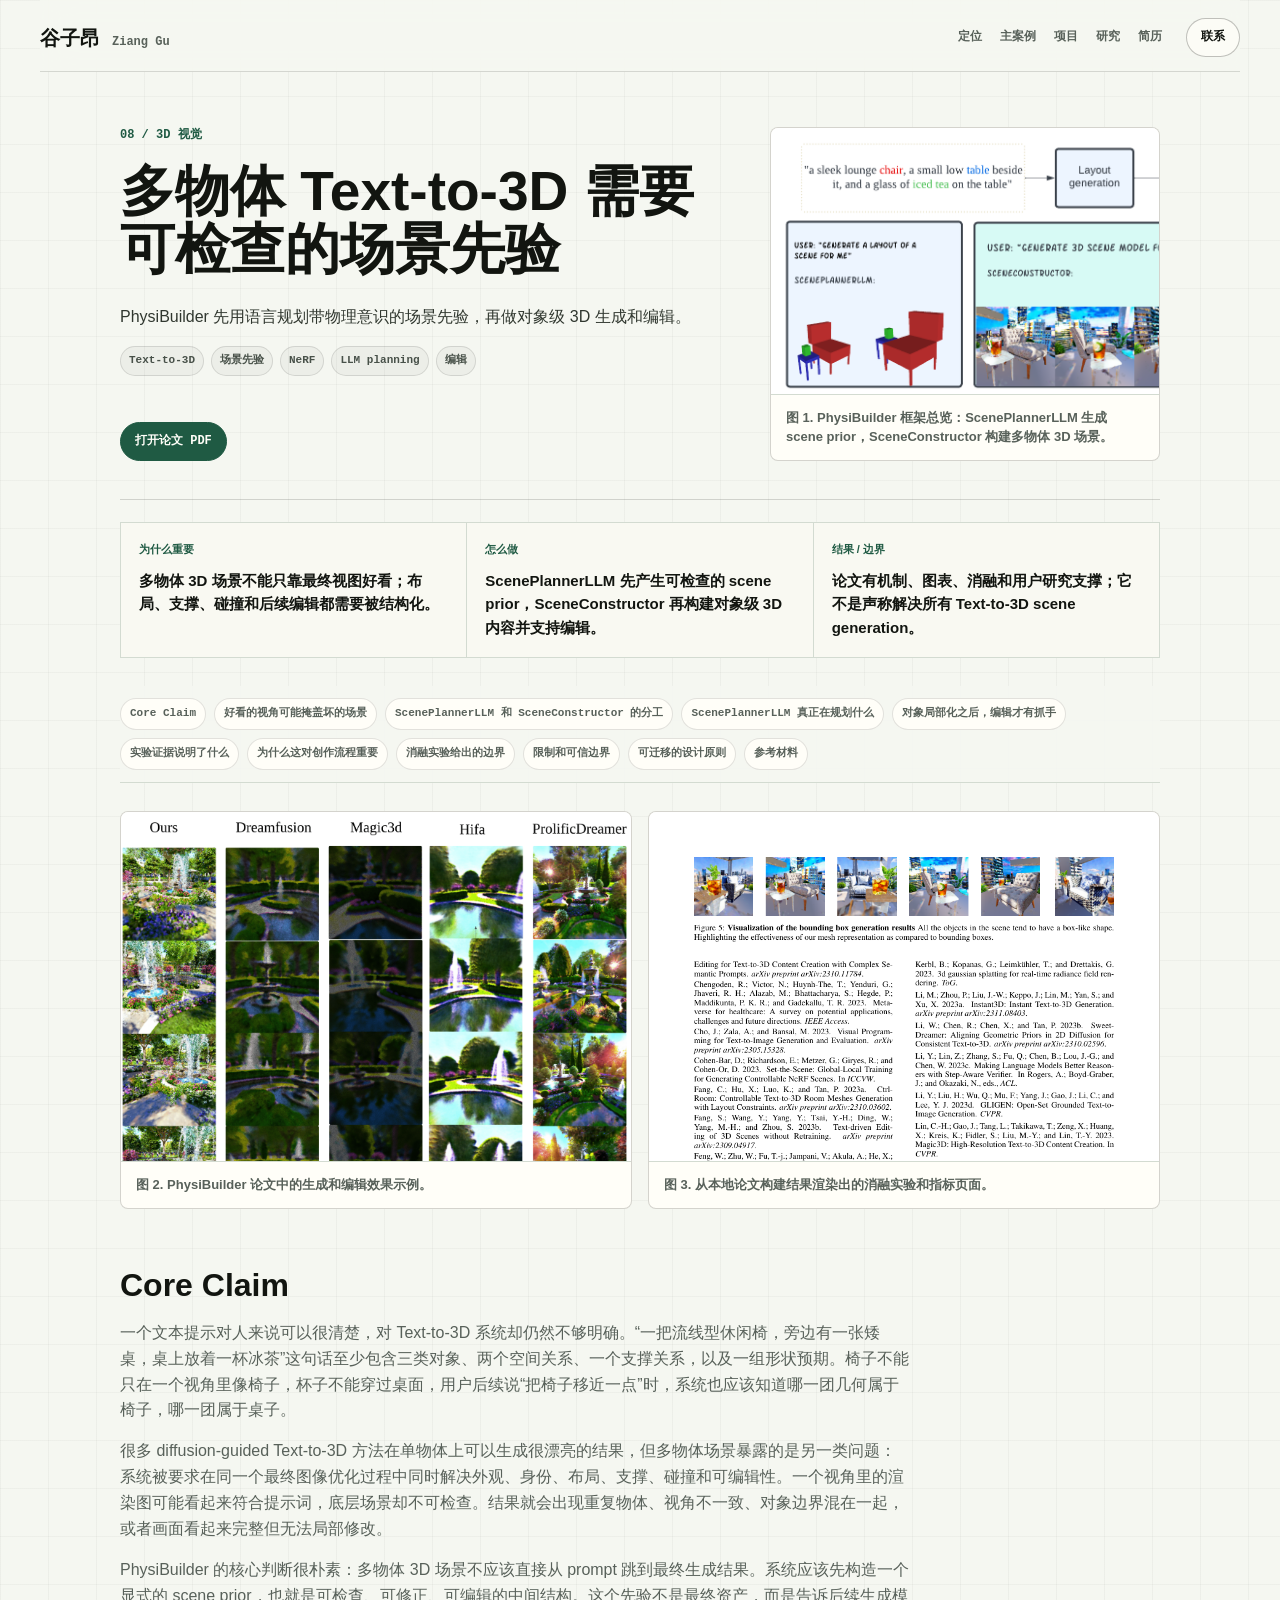
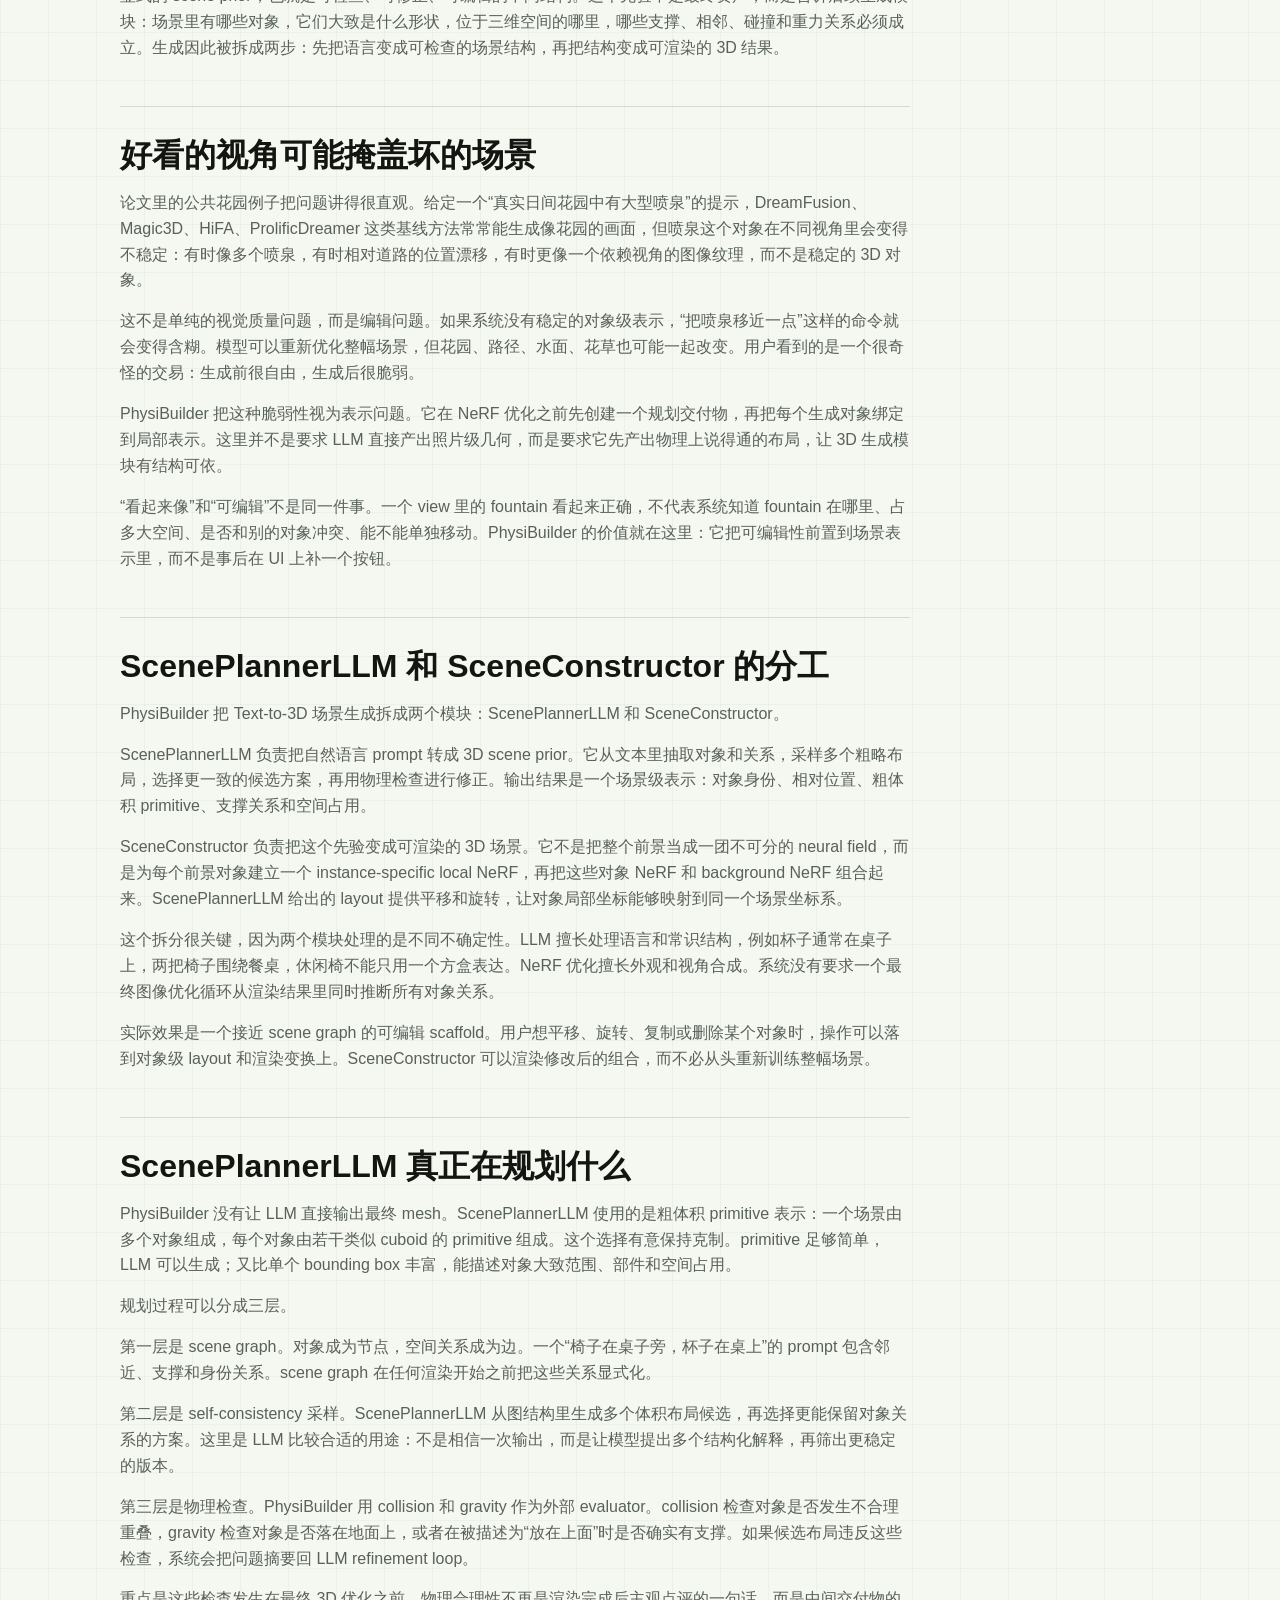
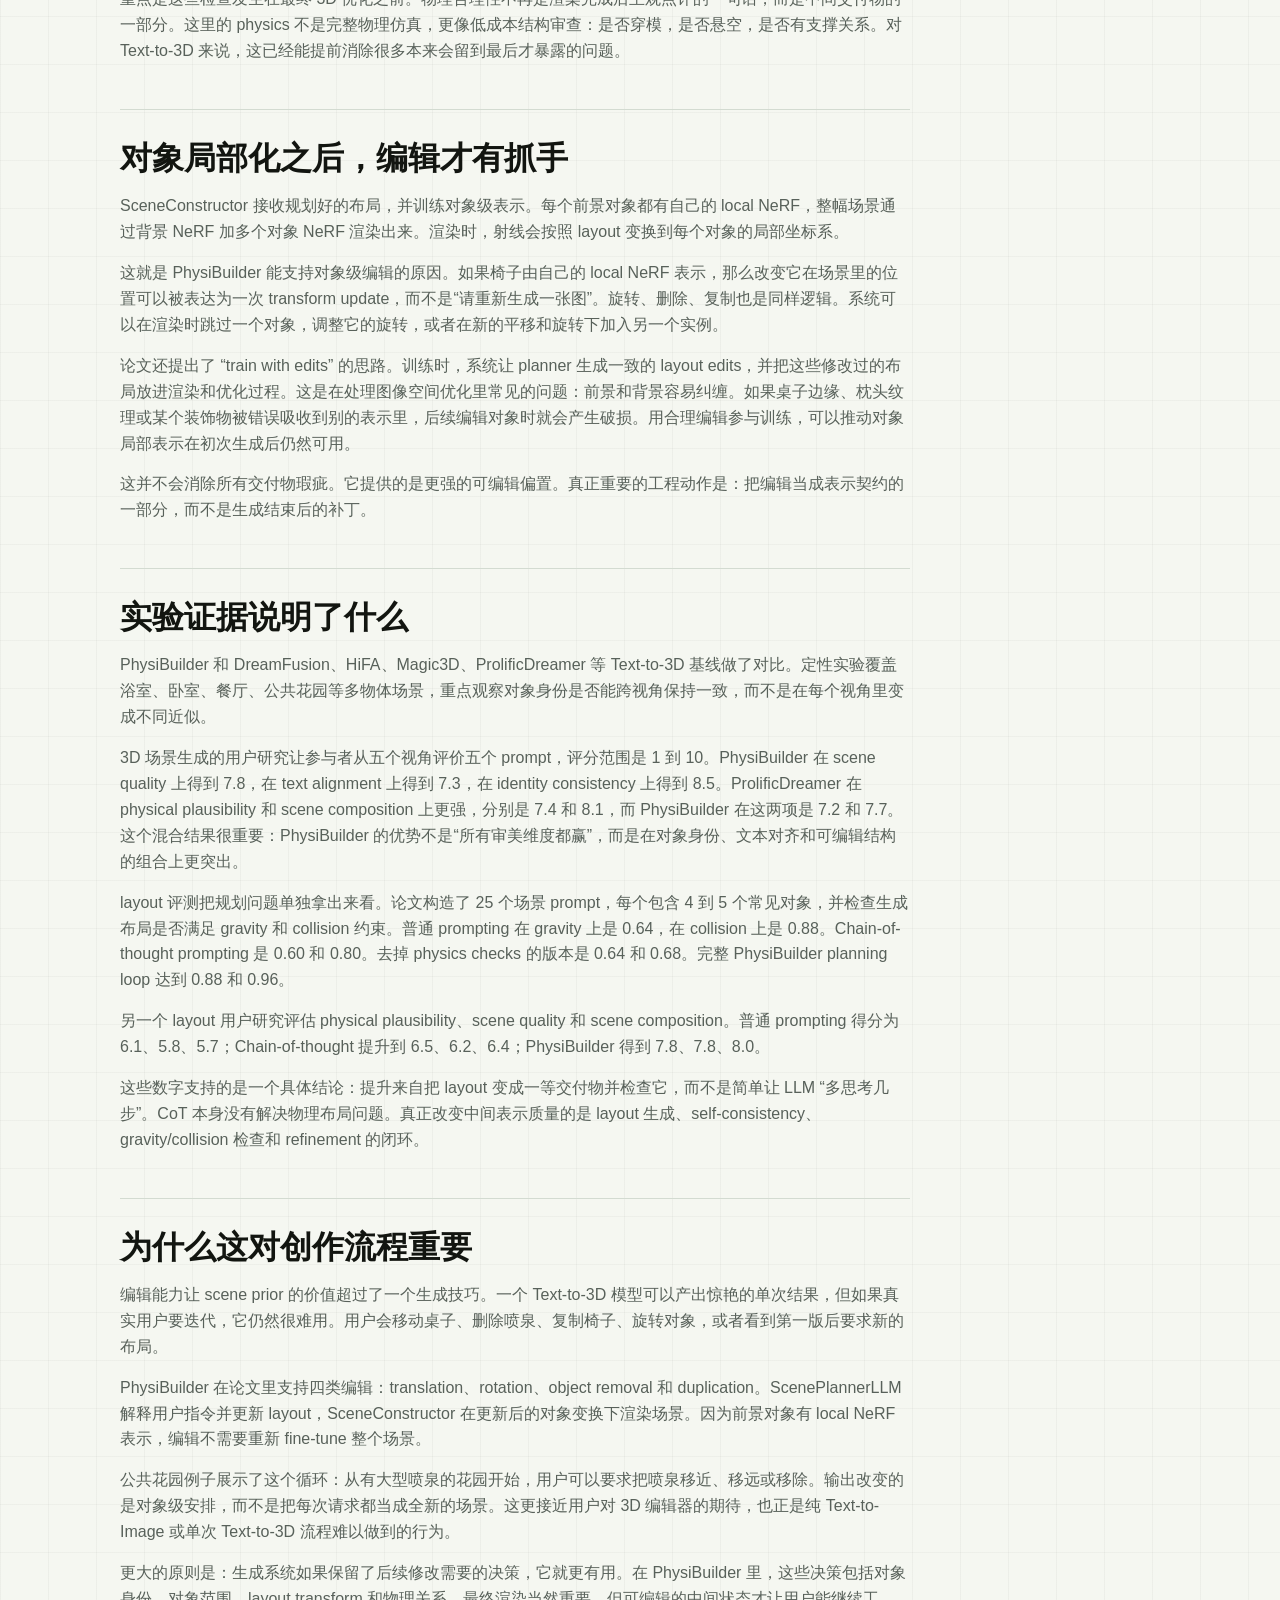
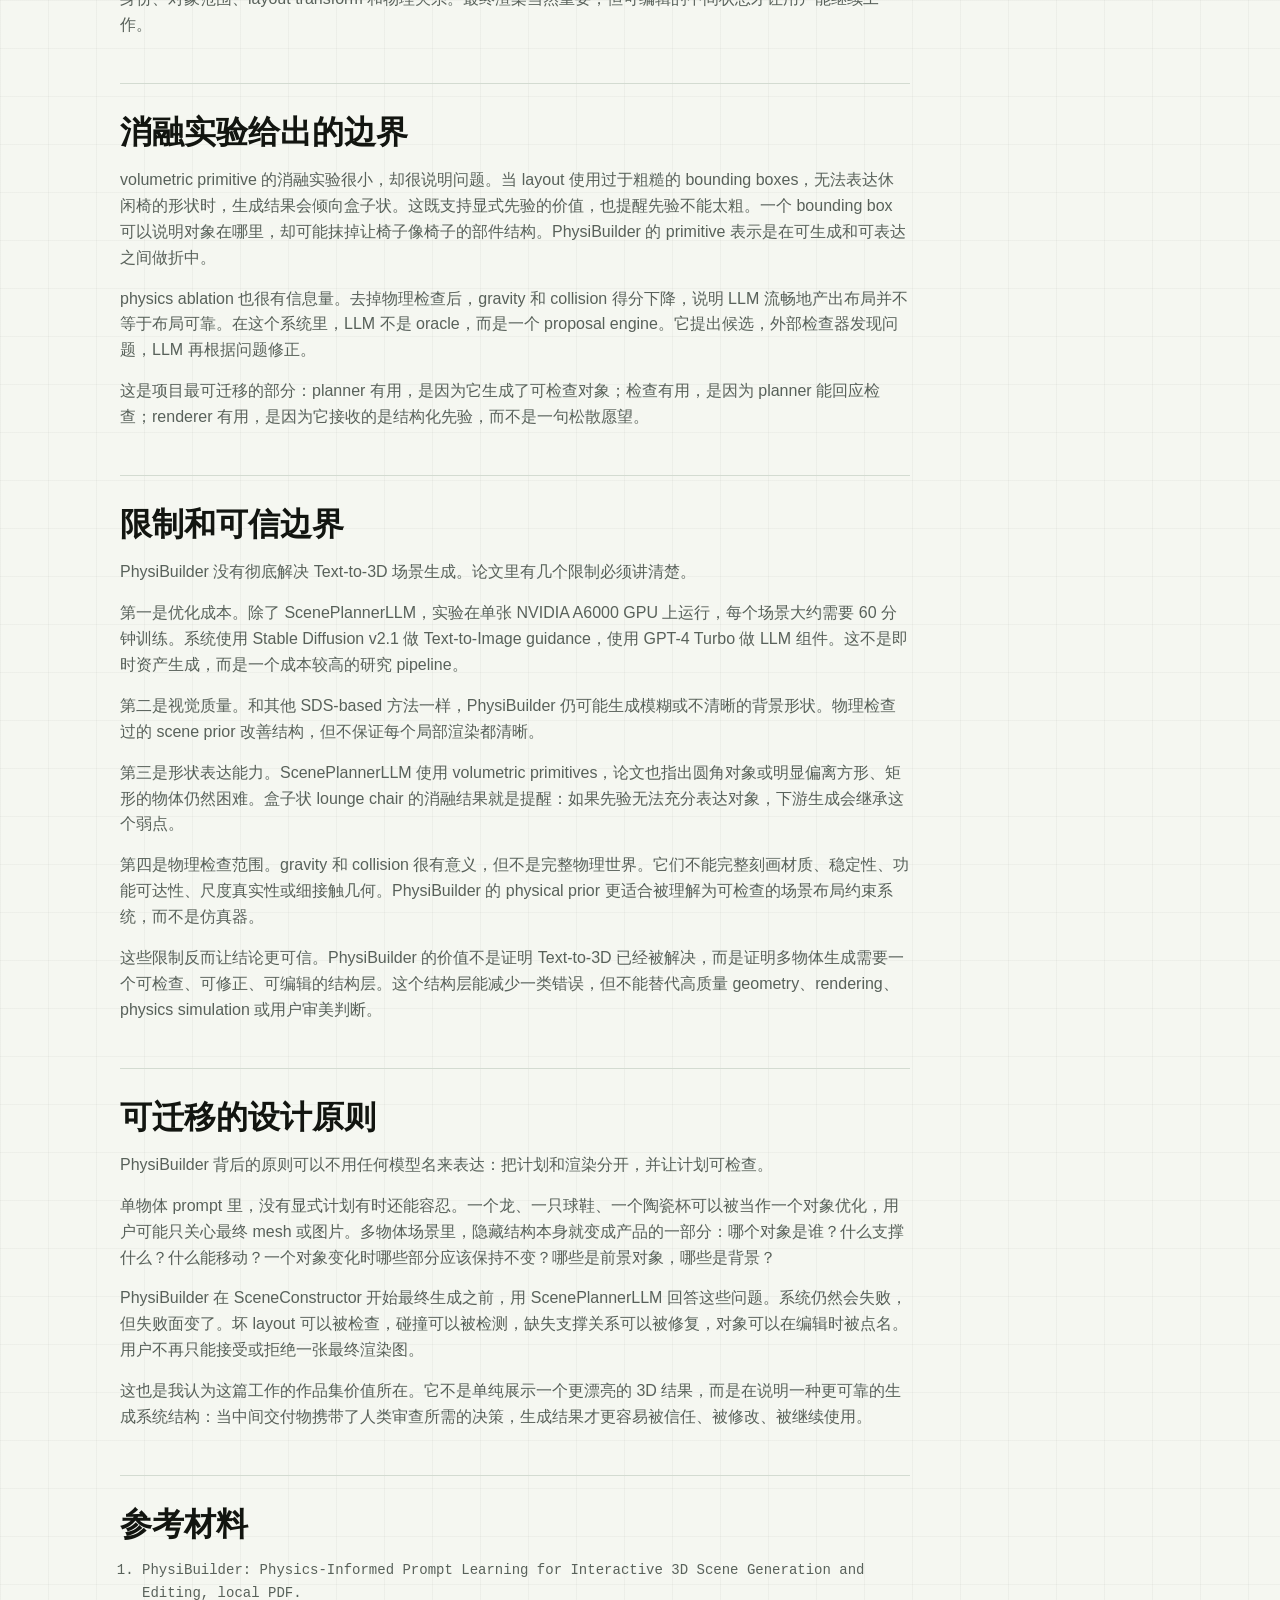
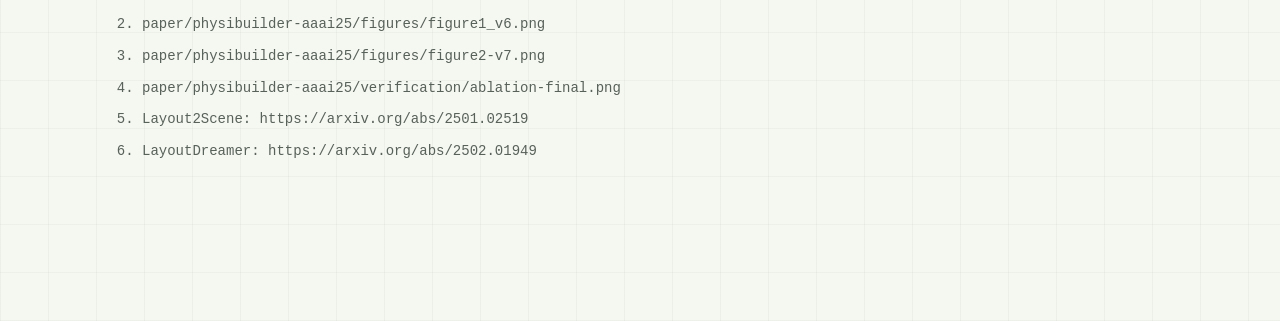
<file: physibuilder.html>
<!doctype html>
<html lang="zh-CN">
<head>
  <meta charset="utf-8" />
  <meta name="viewport" content="width=device-width, initial-scale=1" />
  <meta name="description" content="PhysiBuilder 先用语言规划带物理意识的场景先验，再做对象级 3D 生成和编辑。" />
  <title>多物体 Text-to-3D 需要可检查的场景先验 / Ziang Gu</title>
  <link rel="icon" href="data:image/svg+xml,%3Csvg xmlns='http://www.w3.org/2000/svg' viewBox='0 0 64 64'%3E%3Crect width='64' height='64' fill='%230d3f32'/%3E%3Ctext x='32' y='42' font-size='34' text-anchor='middle' fill='%23fffaf0' font-family='serif'%3EZ%3C/text%3E%3C/svg%3E" />
  <link rel="stylesheet" href="./styles.css" />
</head>
<body class="paper-page">
  <header class="site-header">
    <a class="brand" href="./index.html"><span>谷子昂</span><small>Ziang Gu</small></a>
    <nav>
      <a href="./index.html#fit">定位</a>
      <a href="./lawless-agent-system.html">主案例</a>
      <a href="./project-reports.html">项目</a>
      <a href="./index.html#research">研究</a>
      <a href="./assets/ziang-gu-resume.pdf" target="_blank" rel="noreferrer">简历</a>
    </nav>
    <a class="pill" href="mailto:guziang@msu.edu">联系</a>
  </header>
  <main><article class="paper">
      <header class="paper-hero">
        <div>
          <p class="eyebrow">08 / 3D 视觉</p>
          <h1>多物体 Text-to-3D 需要可检查的场景先验</h1>
          <p class="dek">PhysiBuilder 先用语言规划带物理意识的场景先验，再做对象级 3D 生成和编辑。</p>
          <div class="tag-row hero-tags"><b>Text-to-3D</b><b>场景先验</b><b>NeRF</b><b>LLM planning</b><b>编辑</b></div>
          <div class="action-row"><a href="./assets/physibuilder-paper.pdf" target="_blank" rel="noreferrer">打开论文 PDF</a></div>
        </div>
        <figure class="paper-figure">
    <img src="./assets/physibuilder-figure2.png" alt="PhysiBuilder 框架总览" />
    <figcaption>图 1. PhysiBuilder 框架总览：ScenePlannerLLM 生成 scene prior，SceneConstructor 构建多物体 3D 场景。</figcaption>
  </figure>
      </header>

      <section class="case-brief" aria-label="Case study brief">
    <article>
          <span>为什么重要</span>
          <p>多物体 3D 场景不能只靠最终视图好看；布局、支撑、碰撞和后续编辑都需要被结构化。</p>
        </article><article>
          <span>怎么做</span>
          <p>ScenePlannerLLM 先产生可检查的 scene prior，SceneConstructor 再构建对象级 3D 内容并支持编辑。</p>
        </article><article>
          <span>结果 / 边界</span>
          <p>论文有机制、图表、消融和用户研究支撑；它不是声称解决所有 Text-to-3D scene generation。</p>
        </article>
  </section>

      <aside class="toc">
        <a href="#s1">Core Claim</a><a href="#s2">好看的视角可能掩盖坏的场景</a><a href="#s3">ScenePlannerLLM 和 SceneConstructor 的分工</a><a href="#s4">ScenePlannerLLM 真正在规划什么</a><a href="#s5">对象局部化之后，编辑才有抓手</a><a href="#s6">实验证据说明了什么</a><a href="#s7">为什么这对创作流程重要</a><a href="#s8">消融实验给出的边界</a><a href="#s9">限制和可信边界</a><a href="#s10">可迁移的设计原则</a>
        
        <a href="#references">参考材料</a>
      </aside>

      <div class="figure-grid"><figure class="paper-figure">
    <img src="./assets/physibuilder-figure1.png" alt="PhysiBuilder qualitative results" />
    <figcaption>图 2. PhysiBuilder 论文中的生成和编辑效果示例。</figcaption>
  </figure><figure class="paper-figure">
    <img src="./assets/physibuilder-ablation.png" alt="PhysiBuilder ablation page" />
    <figcaption>图 3. 从本地论文构建结果渲染出的消融实验和指标页面。</figcaption>
  </figure></div>
      <section class="paper-section" id="s1">
    <h2>Core Claim</h2>
    <p>一个文本提示对人来说可以很清楚，对 Text-to-3D 系统却仍然不够明确。“一把流线型休闲椅，旁边有一张矮桌，桌上放着一杯冰茶”这句话至少包含三类对象、两个空间关系、一个支撑关系，以及一组形状预期。椅子不能只在一个视角里像椅子，杯子不能穿过桌面，用户后续说“把椅子移近一点”时，系统也应该知道哪一团几何属于椅子，哪一团属于桌子。</p>
<p>很多 diffusion-guided Text-to-3D 方法在单物体上可以生成很漂亮的结果，但多物体场景暴露的是另一类问题：系统被要求在同一个最终图像优化过程中同时解决外观、身份、布局、支撑、碰撞和可编辑性。一个视角里的渲染图可能看起来符合提示词，底层场景却不可检查。结果就会出现重复物体、视角不一致、对象边界混在一起，或者画面看起来完整但无法局部修改。</p>
<p>PhysiBuilder 的核心判断很朴素：多物体 3D 场景不应该直接从 prompt 跳到最终生成结果。系统应该先构造一个显式的 scene prior，也就是可检查、可修正、可编辑的中间结构。这个先验不是最终资产，而是告诉后续生成模块：场景里有哪些对象，它们大致是什么形状，位于三维空间的哪里，哪些支撑、相邻、碰撞和重力关系必须成立。生成因此被拆成两步：先把语言变成可检查的场景结构，再把结构变成可渲染的 3D 结果。</p>
  </section>
<section class="paper-section" id="s2">
    <h2>好看的视角可能掩盖坏的场景</h2>
    <p>论文里的公共花园例子把问题讲得很直观。给定一个“真实日间花园中有大型喷泉”的提示，DreamFusion、Magic3D、HiFA、ProlificDreamer 这类基线方法常常能生成像花园的画面，但喷泉这个对象在不同视角里会变得不稳定：有时像多个喷泉，有时相对道路的位置漂移，有时更像一个依赖视角的图像纹理，而不是稳定的 3D 对象。</p>
<p>这不是单纯的视觉质量问题，而是编辑问题。如果系统没有稳定的对象级表示，“把喷泉移近一点”这样的命令就会变得含糊。模型可以重新优化整幅场景，但花园、路径、水面、花草也可能一起改变。用户看到的是一个很奇怪的交易：生成前很自由，生成后很脆弱。</p>
<p>PhysiBuilder 把这种脆弱性视为表示问题。它在 NeRF 优化之前先创建一个规划交付物，再把每个生成对象绑定到局部表示。这里并不是要求 LLM 直接产出照片级几何，而是要求它先产出物理上说得通的布局，让 3D 生成模块有结构可依。</p>
<p>“看起来像”和“可编辑”不是同一件事。一个 view 里的 fountain 看起来正确，不代表系统知道 fountain 在哪里、占多大空间、是否和别的对象冲突、能不能单独移动。PhysiBuilder 的价值就在这里：它把可编辑性前置到场景表示里，而不是事后在 UI 上补一个按钮。</p>
  </section>
<section class="paper-section" id="s3">
    <h2>ScenePlannerLLM 和 SceneConstructor 的分工</h2>
    <p>PhysiBuilder 把 Text-to-3D 场景生成拆成两个模块：ScenePlannerLLM 和 SceneConstructor。</p>
<p>ScenePlannerLLM 负责把自然语言 prompt 转成 3D scene prior。它从文本里抽取对象和关系，采样多个粗略布局，选择更一致的候选方案，再用物理检查进行修正。输出结果是一个场景级表示：对象身份、相对位置、粗体积 primitive、支撑关系和空间占用。</p>
<p>SceneConstructor 负责把这个先验变成可渲染的 3D 场景。它不是把整个前景当成一团不可分的 neural field，而是为每个前景对象建立一个 instance-specific local NeRF，再把这些对象 NeRF 和 background NeRF 组合起来。ScenePlannerLLM 给出的 layout 提供平移和旋转，让对象局部坐标能够映射到同一个场景坐标系。</p>
<p>这个拆分很关键，因为两个模块处理的是不同不确定性。LLM 擅长处理语言和常识结构，例如杯子通常在桌子上，两把椅子围绕餐桌，休闲椅不能只用一个方盒表达。NeRF 优化擅长外观和视角合成。系统没有要求一个最终图像优化循环从渲染结果里同时推断所有对象关系。</p>
<p>实际效果是一个接近 scene graph 的可编辑 scaffold。用户想平移、旋转、复制或删除某个对象时，操作可以落到对象级 layout 和渲染变换上。SceneConstructor 可以渲染修改后的组合，而不必从头重新训练整幅场景。</p>
  </section>
<section class="paper-section" id="s4">
    <h2>ScenePlannerLLM 真正在规划什么</h2>
    <p>PhysiBuilder 没有让 LLM 直接输出最终 mesh。ScenePlannerLLM 使用的是粗体积 primitive 表示：一个场景由多个对象组成，每个对象由若干类似 cuboid 的 primitive 组成。这个选择有意保持克制。primitive 足够简单，LLM 可以生成；又比单个 bounding box 丰富，能描述对象大致范围、部件和空间占用。</p>
<p>规划过程可以分成三层。</p>
<p>第一层是 scene graph。对象成为节点，空间关系成为边。一个“椅子在桌子旁，杯子在桌上”的 prompt 包含邻近、支撑和身份关系。scene graph 在任何渲染开始之前把这些关系显式化。</p>
<p>第二层是 self-consistency 采样。ScenePlannerLLM 从图结构里生成多个体积布局候选，再选择更能保留对象关系的方案。这里是 LLM 比较合适的用途：不是相信一次输出，而是让模型提出多个结构化解释，再筛出更稳定的版本。</p>
<p>第三层是物理检查。PhysiBuilder 用 collision 和 gravity 作为外部 evaluator。collision 检查对象是否发生不合理重叠，gravity 检查对象是否落在地面上，或者在被描述为“放在上面”时是否确实有支撑。如果候选布局违反这些检查，系统会把问题摘要回 LLM refinement loop。</p>
<p>重点是这些检查发生在最终 3D 优化之前。物理合理性不再是渲染完成后主观点评的一句话，而是中间交付物的一部分。这里的 physics 不是完整物理仿真，更像低成本结构审查：是否穿模，是否悬空，是否有支撑关系。对 Text-to-3D 来说，这已经能提前消除很多本来会留到最后才暴露的问题。</p>
  </section>
<section class="paper-section" id="s5">
    <h2>对象局部化之后，编辑才有抓手</h2>
    <p>SceneConstructor 接收规划好的布局，并训练对象级表示。每个前景对象都有自己的 local NeRF，整幅场景通过背景 NeRF 加多个对象 NeRF 渲染出来。渲染时，射线会按照 layout 变换到每个对象的局部坐标系。</p>
<p>这就是 PhysiBuilder 能支持对象级编辑的原因。如果椅子由自己的 local NeRF 表示，那么改变它在场景里的位置可以被表达为一次 transform update，而不是“请重新生成一张图”。旋转、删除、复制也是同样逻辑。系统可以在渲染时跳过一个对象，调整它的旋转，或者在新的平移和旋转下加入另一个实例。</p>
<p>论文还提出了 “train with edits” 的思路。训练时，系统让 planner 生成一致的 layout edits，并把这些修改过的布局放进渲染和优化过程。这是在处理图像空间优化里常见的问题：前景和背景容易纠缠。如果桌子边缘、枕头纹理或某个装饰物被错误吸收到别的表示里，后续编辑对象时就会产生破损。用合理编辑参与训练，可以推动对象局部表示在初次生成后仍然可用。</p>
<p>这并不会消除所有交付物瑕疵。它提供的是更强的可编辑偏置。真正重要的工程动作是：把编辑当成表示契约的一部分，而不是生成结束后的补丁。</p>
  </section>
<section class="paper-section" id="s6">
    <h2>实验证据说明了什么</h2>
    <p>PhysiBuilder 和 DreamFusion、HiFA、Magic3D、ProlificDreamer 等 Text-to-3D 基线做了对比。定性实验覆盖浴室、卧室、餐厅、公共花园等多物体场景，重点观察对象身份是否能跨视角保持一致，而不是在每个视角里变成不同近似。</p>
<p>3D 场景生成的用户研究让参与者从五个视角评价五个 prompt，评分范围是 1 到 10。PhysiBuilder 在 scene quality 上得到 7.8，在 text alignment 上得到 7.3，在 identity consistency 上得到 8.5。ProlificDreamer 在 physical plausibility 和 scene composition 上更强，分别是 7.4 和 8.1，而 PhysiBuilder 在这两项是 7.2 和 7.7。这个混合结果很重要：PhysiBuilder 的优势不是“所有审美维度都赢”，而是在对象身份、文本对齐和可编辑结构的组合上更突出。</p>
<p>layout 评测把规划问题单独拿出来看。论文构造了 25 个场景 prompt，每个包含 4 到 5 个常见对象，并检查生成布局是否满足 gravity 和 collision 约束。普通 prompting 在 gravity 上是 0.64，在 collision 上是 0.88。Chain-of-thought prompting 是 0.60 和 0.80。去掉 physics checks 的版本是 0.64 和 0.68。完整 PhysiBuilder planning loop 达到 0.88 和 0.96。</p>
<p>另一个 layout 用户研究评估 physical plausibility、scene quality 和 scene composition。普通 prompting 得分为 6.1、5.8、5.7；Chain-of-thought 提升到 6.5、6.2、6.4；PhysiBuilder 得到 7.8、7.8、8.0。</p>
<p>这些数字支持的是一个具体结论：提升来自把 layout 变成一等交付物并检查它，而不是简单让 LLM “多思考几步”。CoT 本身没有解决物理布局问题。真正改变中间表示质量的是 layout 生成、self-consistency、gravity/collision 检查和 refinement 的闭环。</p>
  </section>
<section class="paper-section" id="s7">
    <h2>为什么这对创作流程重要</h2>
    <p>编辑能力让 scene prior 的价值超过了一个生成技巧。一个 Text-to-3D 模型可以产出惊艳的单次结果，但如果真实用户要迭代，它仍然很难用。用户会移动桌子、删除喷泉、复制椅子、旋转对象，或者看到第一版后要求新的布局。</p>
<p>PhysiBuilder 在论文里支持四类编辑：translation、rotation、object removal 和 duplication。ScenePlannerLLM 解释用户指令并更新 layout，SceneConstructor 在更新后的对象变换下渲染场景。因为前景对象有 local NeRF 表示，编辑不需要重新 fine-tune 整个场景。</p>
<p>公共花园例子展示了这个循环：从有大型喷泉的花园开始，用户可以要求把喷泉移近、移远或移除。输出改变的是对象级安排，而不是把每次请求都当成全新的场景。这更接近用户对 3D 编辑器的期待，也正是纯 Text-to-Image 或单次 Text-to-3D 流程难以做到的行为。</p>
<p>更大的原则是：生成系统如果保留了后续修改需要的决策，它就更有用。在 PhysiBuilder 里，这些决策包括对象身份、对象范围、layout transform 和物理关系。最终渲染当然重要，但可编辑的中间状态才让用户能继续工作。</p>
  </section>
<section class="paper-section" id="s8">
    <h2>消融实验给出的边界</h2>
    <p>volumetric primitive 的消融实验很小，却很说明问题。当 layout 使用过于粗糙的 bounding boxes，无法表达休闲椅的形状时，生成结果会倾向盒子状。这既支持显式先验的价值，也提醒先验不能太粗。一个 bounding box 可以说明对象在哪里，却可能抹掉让椅子像椅子的部件结构。PhysiBuilder 的 primitive 表示是在可生成和可表达之间做折中。</p>
<p>physics ablation 也很有信息量。去掉物理检查后，gravity 和 collision 得分下降，说明 LLM 流畅地产出布局并不等于布局可靠。在这个系统里，LLM 不是 oracle，而是一个 proposal engine。它提出候选，外部检查器发现问题，LLM 再根据问题修正。</p>
<p>这是项目最可迁移的部分：planner 有用，是因为它生成了可检查对象；检查有用，是因为 planner 能回应检查；renderer 有用，是因为它接收的是结构化先验，而不是一句松散愿望。</p>
  </section>
<section class="paper-section" id="s9">
    <h2>限制和可信边界</h2>
    <p>PhysiBuilder 没有彻底解决 Text-to-3D 场景生成。论文里有几个限制必须讲清楚。</p>
<p>第一是优化成本。除了 ScenePlannerLLM，实验在单张 NVIDIA A6000 GPU 上运行，每个场景大约需要 60 分钟训练。系统使用 Stable Diffusion v2.1 做 Text-to-Image guidance，使用 GPT-4 Turbo 做 LLM 组件。这不是即时资产生成，而是一个成本较高的研究 pipeline。</p>
<p>第二是视觉质量。和其他 SDS-based 方法一样，PhysiBuilder 仍可能生成模糊或不清晰的背景形状。物理检查过的 scene prior 改善结构，但不保证每个局部渲染都清晰。</p>
<p>第三是形状表达能力。ScenePlannerLLM 使用 volumetric primitives，论文也指出圆角对象或明显偏离方形、矩形的物体仍然困难。盒子状 lounge chair 的消融结果就是提醒：如果先验无法充分表达对象，下游生成会继承这个弱点。</p>
<p>第四是物理检查范围。gravity 和 collision 很有意义，但不是完整物理世界。它们不能完整刻画材质、稳定性、功能可达性、尺度真实性或细接触几何。PhysiBuilder 的 physical prior 更适合被理解为可检查的场景布局约束系统，而不是仿真器。</p>
<p>这些限制反而让结论更可信。PhysiBuilder 的价值不是证明 Text-to-3D 已经被解决，而是证明多物体生成需要一个可检查、可修正、可编辑的结构层。这个结构层能减少一类错误，但不能替代高质量 geometry、rendering、physics simulation 或用户审美判断。</p>
  </section>
<section class="paper-section" id="s10">
    <h2>可迁移的设计原则</h2>
    <p>PhysiBuilder 背后的原则可以不用任何模型名来表达：把计划和渲染分开，并让计划可检查。</p>
<p>单物体 prompt 里，没有显式计划有时还能容忍。一个龙、一只球鞋、一个陶瓷杯可以被当作一个对象优化，用户可能只关心最终 mesh 或图片。多物体场景里，隐藏结构本身就变成产品的一部分：哪个对象是谁？什么支撑什么？什么能移动？一个对象变化时哪些部分应该保持不变？哪些是前景对象，哪些是背景？</p>
<p>PhysiBuilder 在 SceneConstructor 开始最终生成之前，用 ScenePlannerLLM 回答这些问题。系统仍然会失败，但失败面变了。坏 layout 可以被检查，碰撞可以被检测，缺失支撑关系可以被修复，对象可以在编辑时被点名。用户不再只能接受或拒绝一张最终渲染图。</p>
<p>这也是我认为这篇工作的作品集价值所在。它不是单纯展示一个更漂亮的 3D 结果，而是在说明一种更可靠的生成系统结构：当中间交付物携带了人类审查所需的决策，生成结果才更容易被信任、被修改、被继续使用。</p>
  </section>
      <section class="paper-section" id="references">
        <h2>参考材料</h2>
        <ol class="reference-list"><li>PhysiBuilder: Physics-Informed Prompt Learning for Interactive 3D Scene Generation and Editing, local PDF.</li><li>paper/physibuilder-aaai25/figures/figure1_v6.png</li><li>paper/physibuilder-aaai25/figures/figure2-v7.png</li><li>paper/physibuilder-aaai25/verification/ablation-final.png</li><li>Layout2Scene: https://arxiv.org/abs/2501.02519</li><li>LayoutDreamer: https://arxiv.org/abs/2502.01949</li></ol>
      </section>
    </article></main>
</body>
</html>
</file>
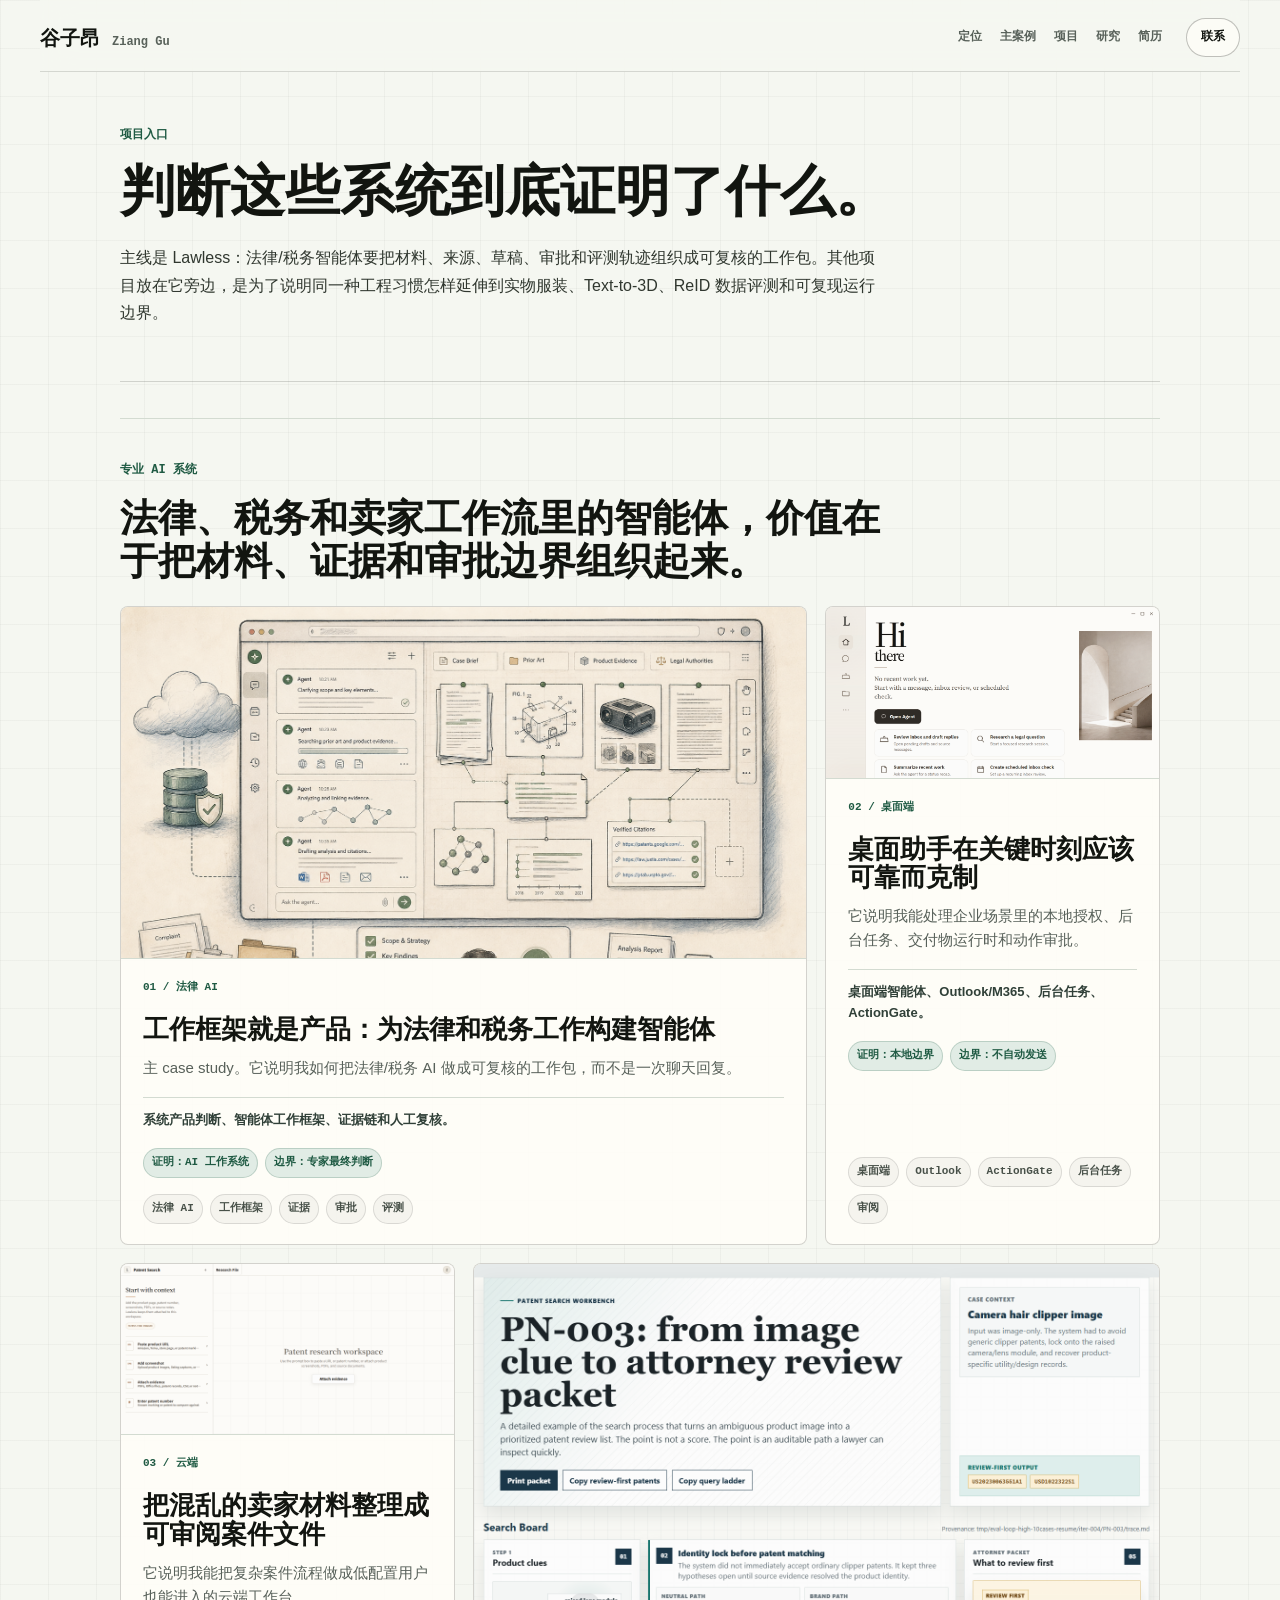
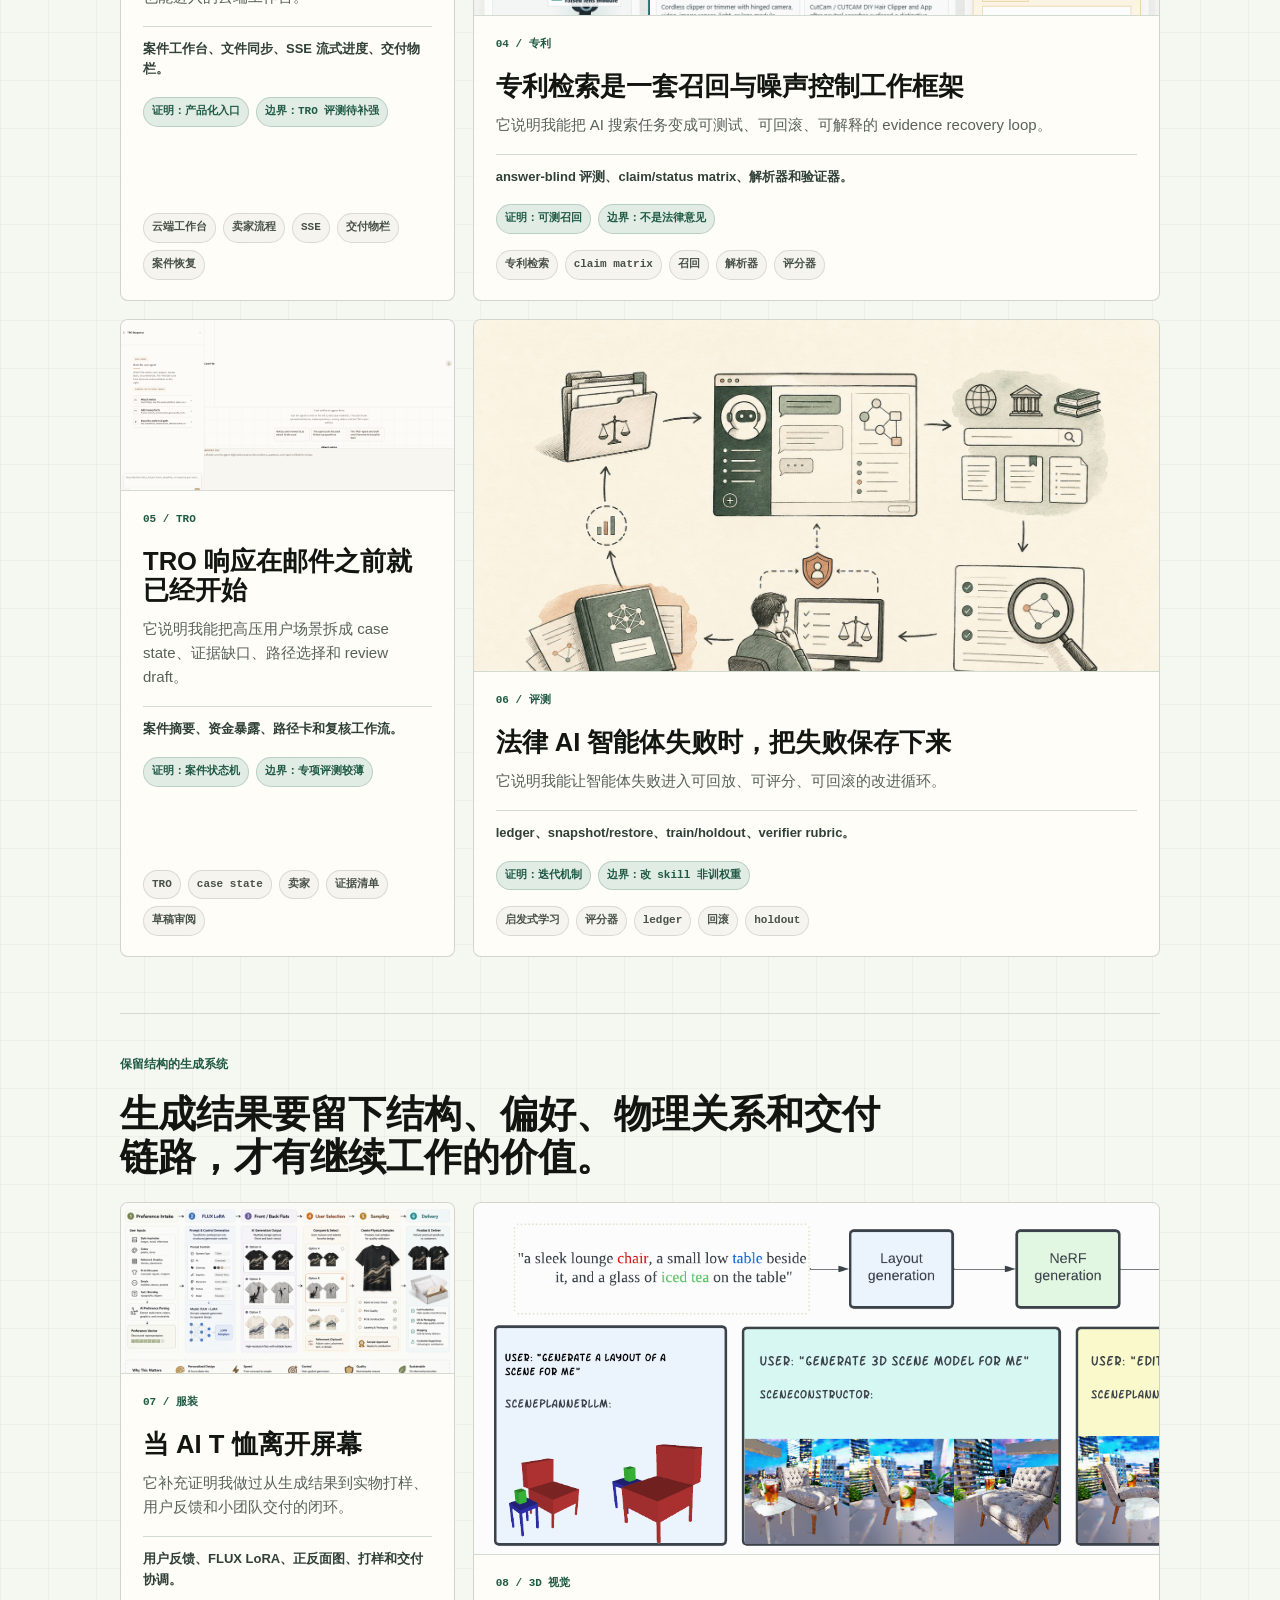
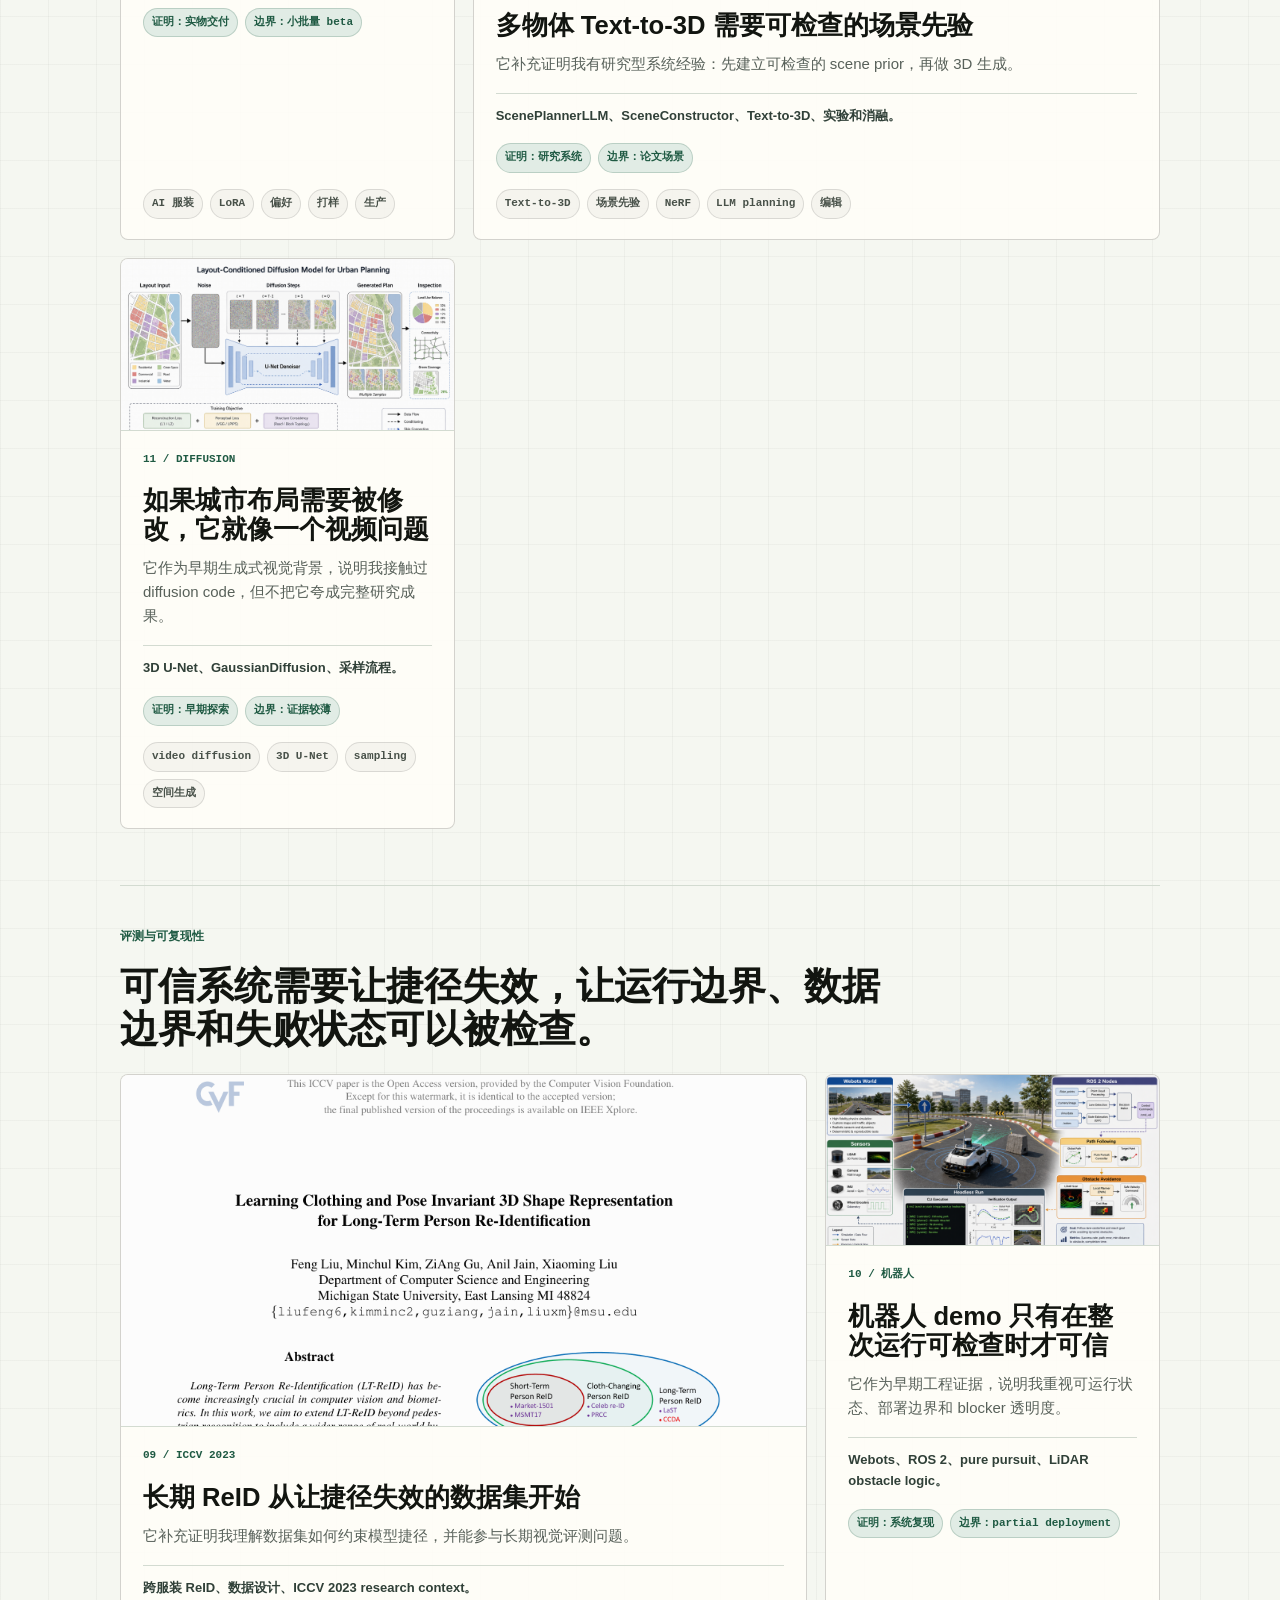
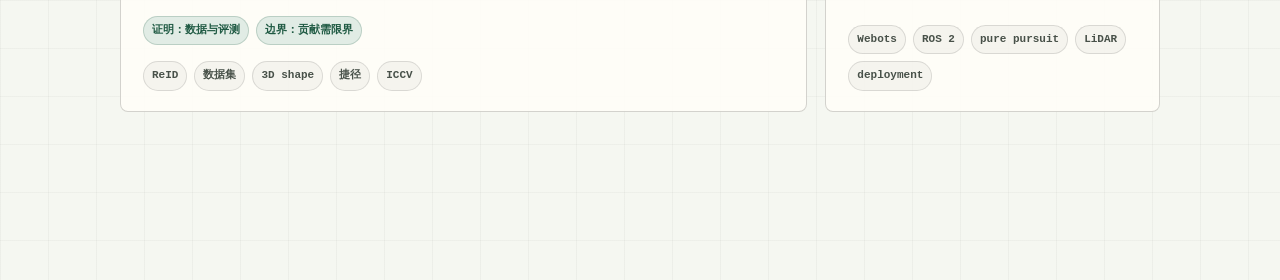
<file: project-reports.html>
<!doctype html>
<html lang="zh-CN">
<head>
  <meta charset="utf-8" />
  <meta name="viewport" content="width=device-width, initial-scale=1" />
  <meta name="description" content="谷子昂的项目入口：主 case study, supporting projects, and evidence boundaries." />
  <title>项目入口 / Ziang Gu</title>
  <link rel="icon" href="data:image/svg+xml,%3Csvg xmlns='http://www.w3.org/2000/svg' viewBox='0 0 64 64'%3E%3Crect width='64' height='64' fill='%230d3f32'/%3E%3Ctext x='32' y='42' font-size='34' text-anchor='middle' fill='%23fffaf0' font-family='serif'%3EZ%3C/text%3E%3C/svg%3E" />
  <link rel="stylesheet" href="./styles.css" />
</head>
<body class="reports-index">
  <header class="site-header">
    <a class="brand" href="./index.html"><span>谷子昂</span><small>Ziang Gu</small></a>
    <nav>
      <a href="./index.html#fit">定位</a>
      <a href="./lawless-agent-system.html">主案例</a>
      <a href="./project-reports.html">项目</a>
      <a href="./index.html#research">研究</a>
      <a href="./assets/ziang-gu-resume.pdf" target="_blank" rel="noreferrer">简历</a>
    </nav>
    <a class="pill" href="mailto:guziang@msu.edu">联系</a>
  </header>
  <main><article class="paper reports">
      <header class="paper-hero single">
        <div>
          <p class="eyebrow">项目入口</p>
          <h1>判断这些系统到底证明了什么。</h1>
          <p class="dek">主线是 Lawless：法律/税务智能体要把材料、来源、草稿、审批和评测轨迹组织成可复核的工作包。其他项目放在它旁边，是为了说明同一种工程习惯怎样延伸到实物服装、Text-to-3D、ReID 数据评测和可复现运行边界。</p>
        </div>
      </header>
      <section class="report-group" id="professional-ai">
            <div class="report-group-head">
              <p class="eyebrow">专业 AI 系统</p>
              <h2>法律、税务和卖家工作流里的智能体，价值在于把材料、证据和审批边界组织起来。</h2>
            </div>
            <div class="project-grid"><a class="project-card flagship" href="./lawless-agent-system.html">
    <div class="card-media"><img src="./assets/lawless-workspace-hero.png" alt="Lawless 智能体工作台概念图" /></div>
    <span>01 / 法律 AI</span>
    <h3>工作框架就是产品：为法律和税务工作构建智能体</h3>
    <p>主 case study。它说明我如何把法律/税务 AI 做成可复核的工作包，而不是一次聊天回复。</p>
    <p class="proof-line">系统产品判断、智能体工作框架、证据链和人工复核。</p>
    <div class="card-chips">
      <b>证明：AI 工作系统</b>
      <b>边界：专家最终判断</b>
    </div>
    <div class="tag-row"><b>法律 AI</b><b>工作框架</b><b>证据</b><b>审批</b><b>评测</b></div>
  </a><a class="project-card medium" href="./lawless-desktop-assistant.html">
    <div class="card-media"><img src="./assets/lawless-desktop-chat-live.png" alt="Lawless 桌面助手对话界面" /></div>
    <span>02 / 桌面端</span>
    <h3>桌面助手在关键时刻应该可靠而克制</h3>
    <p>它说明我能处理企业场景里的本地授权、后台任务、交付物运行时和动作审批。</p>
    <p class="proof-line">桌面端智能体、Outlook/M365、后台任务、ActionGate。</p>
    <div class="card-chips">
      <b>证明：本地边界</b>
      <b>边界：不自动发送</b>
    </div>
    <div class="tag-row"><b>桌面端</b><b>Outlook</b><b>ActionGate</b><b>后台任务</b><b>审阅</b></div>
  </a><a class="project-card medium" href="./lawless-cloud-workspace.html">
    <div class="card-media"><img src="./assets/lawless-web-patent-workspace.png" alt="Lawless 网页专利工作台" /></div>
    <span>03 / 云端</span>
    <h3>把混乱的卖家材料整理成可审阅案件文件</h3>
    <p>它说明我能把复杂案件流程做成低配置用户也能进入的云端工作台。</p>
    <p class="proof-line">案件工作台、文件同步、SSE 流式进度、交付物栏。</p>
    <div class="card-chips">
      <b>证明：产品化入口</b>
      <b>边界：TRO 评测待补强</b>
    </div>
    <div class="tag-row"><b>云端工作台</b><b>卖家流程</b><b>SSE</b><b>交付物栏</b><b>案件恢复</b></div>
  </a><a class="project-card flagship" href="./lawless-patent-search.html">
    <div class="card-media"><img src="./assets/patent-lawless-workbench.png" alt="Patent Lawless workbench" /></div>
    <span>04 / 专利</span>
    <h3>专利检索是一套召回与噪声控制工作框架</h3>
    <p>它说明我能把 AI 搜索任务变成可测试、可回滚、可解释的 evidence recovery loop。</p>
    <p class="proof-line">answer-blind 评测、claim/status matrix、解析器和验证器。</p>
    <div class="card-chips">
      <b>证明：可测召回</b>
      <b>边界：不是法律意见</b>
    </div>
    <div class="tag-row"><b>专利检索</b><b>claim matrix</b><b>召回</b><b>解析器</b><b>评分器</b></div>
  </a><a class="project-card medium" href="./lawless-tro-response.html">
    <div class="card-media"><img src="./assets/lawless-web-tro-workspace.png" alt="Lawless TRO 工作台" /></div>
    <span>05 / TRO</span>
    <h3>TRO 响应在邮件之前就已经开始</h3>
    <p>它说明我能把高压用户场景拆成 case state、证据缺口、路径选择和 review draft。</p>
    <p class="proof-line">案件摘要、资金暴露、路径卡和复核工作流。</p>
    <div class="card-chips">
      <b>证明：案件状态机</b>
      <b>边界：专项评测较薄</b>
    </div>
    <div class="tag-row"><b>TRO</b><b>case state</b><b>卖家</b><b>证据清单</b><b>草稿审阅</b></div>
  </a><a class="project-card flagship" href="./lawless-heuristic-eval.html">
    <div class="card-media"><img src="./assets/heuristic-learning-loop.png" alt="启发式学习循环图" /></div>
    <span>06 / 评测</span>
    <h3>法律 AI 智能体失败时，把失败保存下来</h3>
    <p>它说明我能让智能体失败进入可回放、可评分、可回滚的改进循环。</p>
    <p class="proof-line">ledger、snapshot/restore、train/holdout、verifier rubric。</p>
    <div class="card-chips">
      <b>证明：迭代机制</b>
      <b>边界：改 skill 非训权重</b>
    </div>
    <div class="tag-row"><b>启发式学习</b><b>评分器</b><b>ledger</b><b>回滚</b><b>holdout</b></div>
  </a></div>
          </section><section class="report-group" id="generative-structure">
            <div class="report-group-head">
              <p class="eyebrow">保留结构的生成系统</p>
              <h2>生成结果要留下结构、偏好、物理关系和交付链路，才有继续工作的价值。</h2>
            </div>
            <div class="project-grid"><a class="project-card medium" href="./shanai-ai-apparel.html">
    <div class="card-media"><img src="./assets/shanai-workflow-diagram.png" alt="1shanai 服装工作流图" /></div>
    <span>07 / 服装</span>
    <h3>当 AI T 恤离开屏幕</h3>
    <p>它补充证明我做过从生成结果到实物打样、用户反馈和小团队交付的闭环。</p>
    <p class="proof-line">用户反馈、FLUX LoRA、正反面图、打样和交付协调。</p>
    <div class="card-chips">
      <b>证明：实物交付</b>
      <b>边界：小批量 beta</b>
    </div>
    <div class="tag-row"><b>AI 服装</b><b>LoRA</b><b>偏好</b><b>打样</b><b>生产</b></div>
  </a><a class="project-card flagship" href="./physibuilder.html">
    <div class="card-media"><img src="./assets/physibuilder-figure2.png" alt="PhysiBuilder 框架总览" /></div>
    <span>08 / 3D 视觉</span>
    <h3>多物体 Text-to-3D 需要可检查的场景先验</h3>
    <p>它补充证明我有研究型系统经验：先建立可检查的 scene prior，再做 3D 生成。</p>
    <p class="proof-line">ScenePlannerLLM、SceneConstructor、Text-to-3D、实验和消融。</p>
    <div class="card-chips">
      <b>证明：研究系统</b>
      <b>边界：论文场景</b>
    </div>
    <div class="tag-row"><b>Text-to-3D</b><b>场景先验</b><b>NeRF</b><b>LLM planning</b><b>编辑</b></div>
  </a><a class="project-card note" href="./urban-diffusion.html">
    <div class="card-media"><img src="./assets/urban-diffusion-pipeline.png" alt="Video diffusion 流程图" /></div>
    <span>11 / Diffusion</span>
    <h3>如果城市布局需要被修改，它就像一个视频问题</h3>
    <p>它作为早期生成式视觉背景，说明我接触过 diffusion code，但不把它夸成完整研究成果。</p>
    <p class="proof-line">3D U-Net、GaussianDiffusion、采样流程。</p>
    <div class="card-chips">
      <b>证明：早期探索</b>
      <b>边界：证据较薄</b>
    </div>
    <div class="tag-row"><b>video diffusion</b><b>3D U-Net</b><b>sampling</b><b>空间生成</b></div>
  </a></div>
          </section><section class="report-group" id="evaluation-reproducibility">
            <div class="report-group-head">
              <p class="eyebrow">评测与可复现性</p>
              <h2>可信系统需要让捷径失效，让运行边界、数据边界和失败状态可以被检查。</h2>
            </div>
            <div class="project-grid"><a class="project-card flagship" href="./long-term-reid.html">
    <div class="card-media"><img src="./assets/iccv2023-title-page.png" alt="ICCV 2023 ReID 论文标题页" /></div>
    <span>09 / ICCV 2023</span>
    <h3>长期 ReID 从让捷径失效的数据集开始</h3>
    <p>它补充证明我理解数据集如何约束模型捷径，并能参与长期视觉评测问题。</p>
    <p class="proof-line">跨服装 ReID、数据设计、ICCV 2023 research context。</p>
    <div class="card-chips">
      <b>证明：数据与评测</b>
      <b>边界：贡献需限界</b>
    </div>
    <div class="tag-row"><b>ReID</b><b>数据集</b><b>3D shape</b><b>捷径</b><b>ICCV</b></div>
  </a><a class="project-card note" href="./cse434-robotics.html">
    <div class="card-media"><img src="./assets/cse434-robotics-diagram.png" alt="CSE434 robotics system diagram" /></div>
    <span>10 / 机器人</span>
    <h3>机器人 demo 只有在整次运行可检查时才可信</h3>
    <p>它作为早期工程证据，说明我重视可运行状态、部署边界和 blocker 透明度。</p>
    <p class="proof-line">Webots、ROS 2、pure pursuit、LiDAR obstacle logic。</p>
    <div class="card-chips">
      <b>证明：系统复现</b>
      <b>边界：partial deployment</b>
    </div>
    <div class="tag-row"><b>Webots</b><b>ROS 2</b><b>pure pursuit</b><b>LiDAR</b><b>deployment</b></div>
  </a></div>
          </section>
    </article></main>
</body>
</html>
</file>
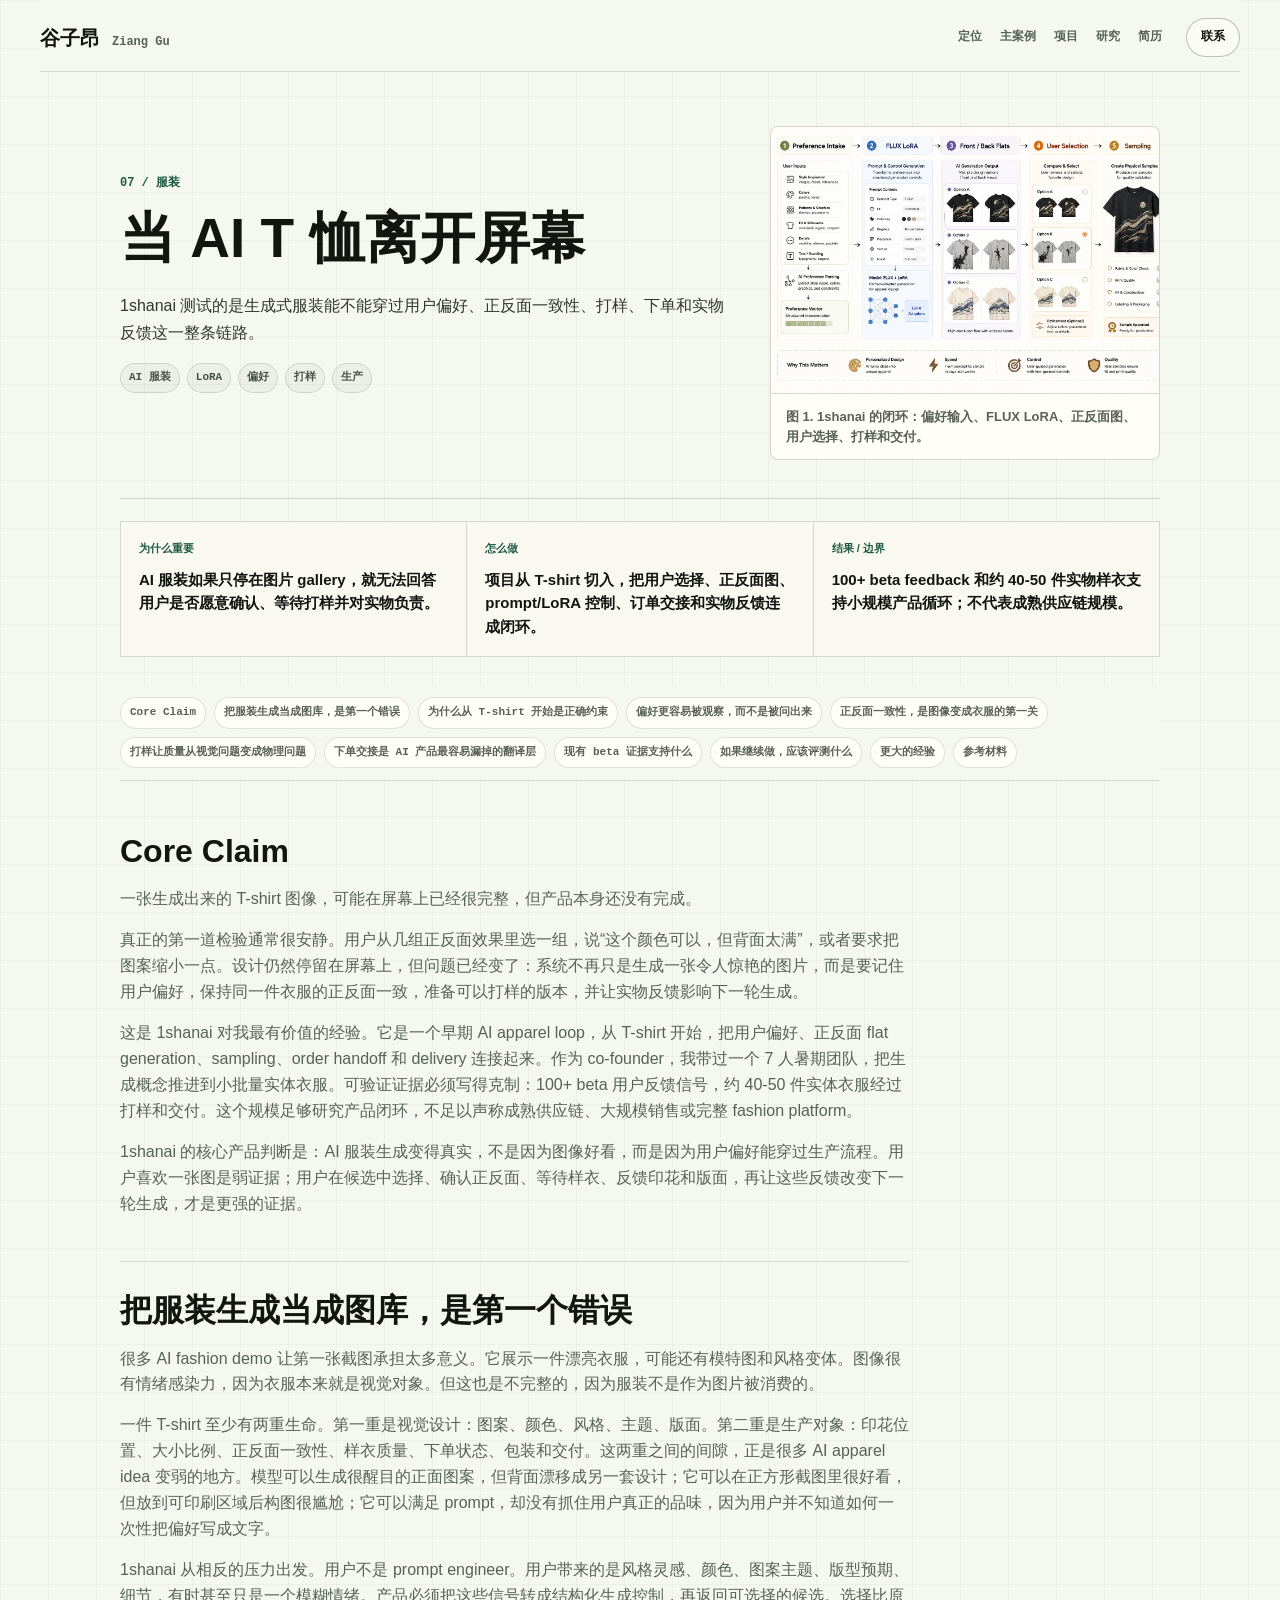
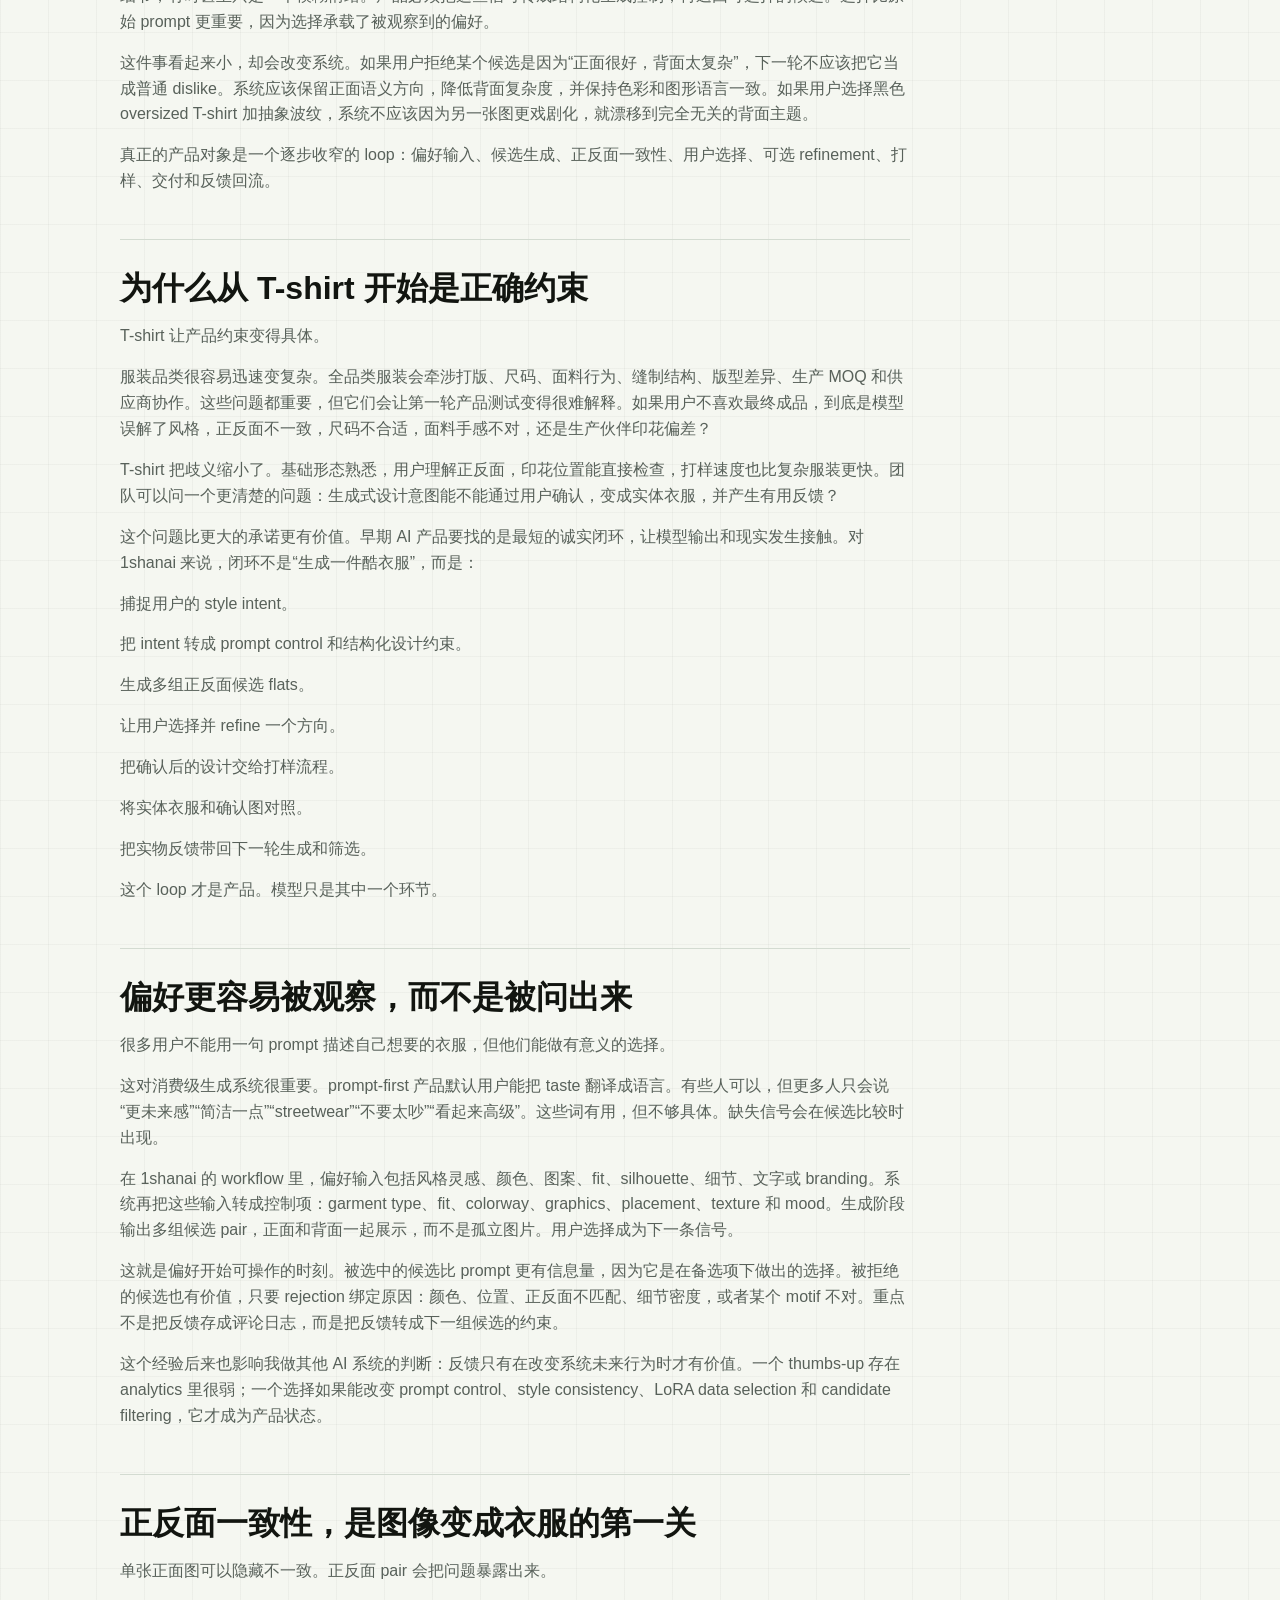
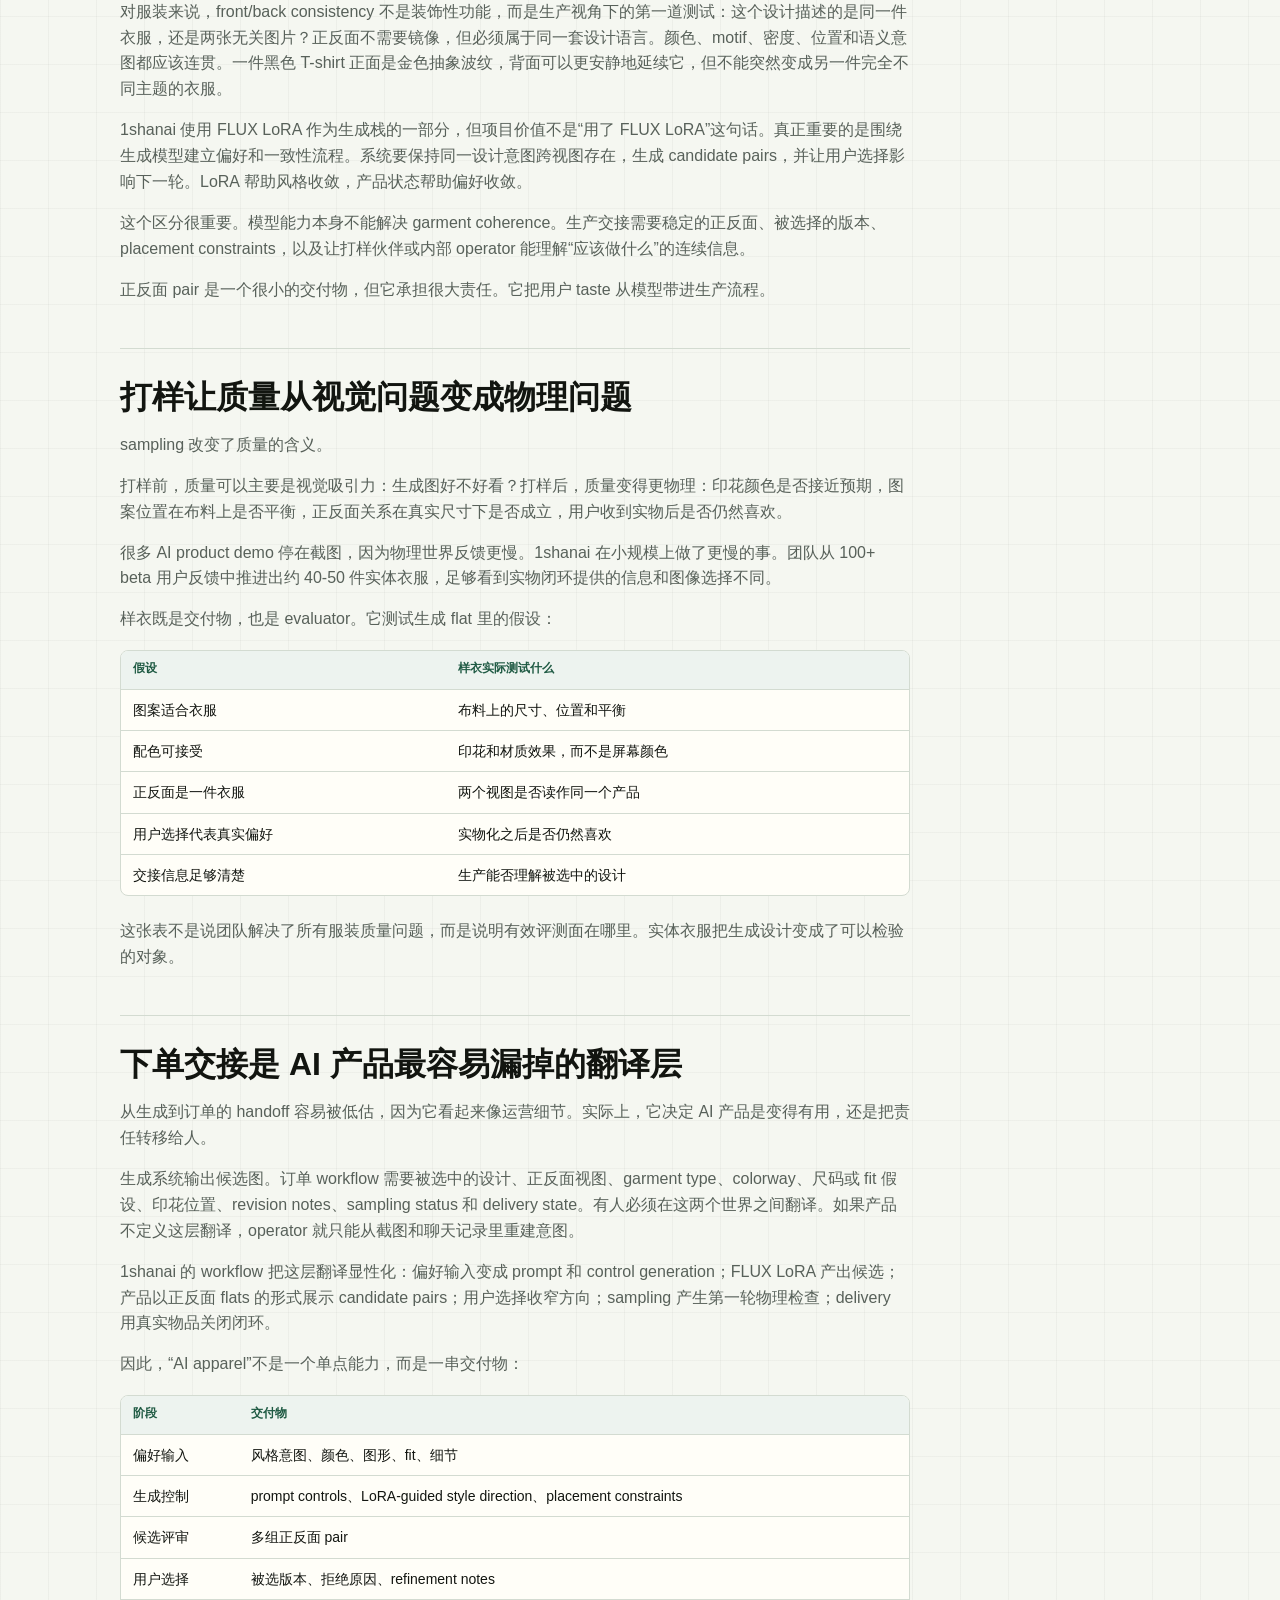
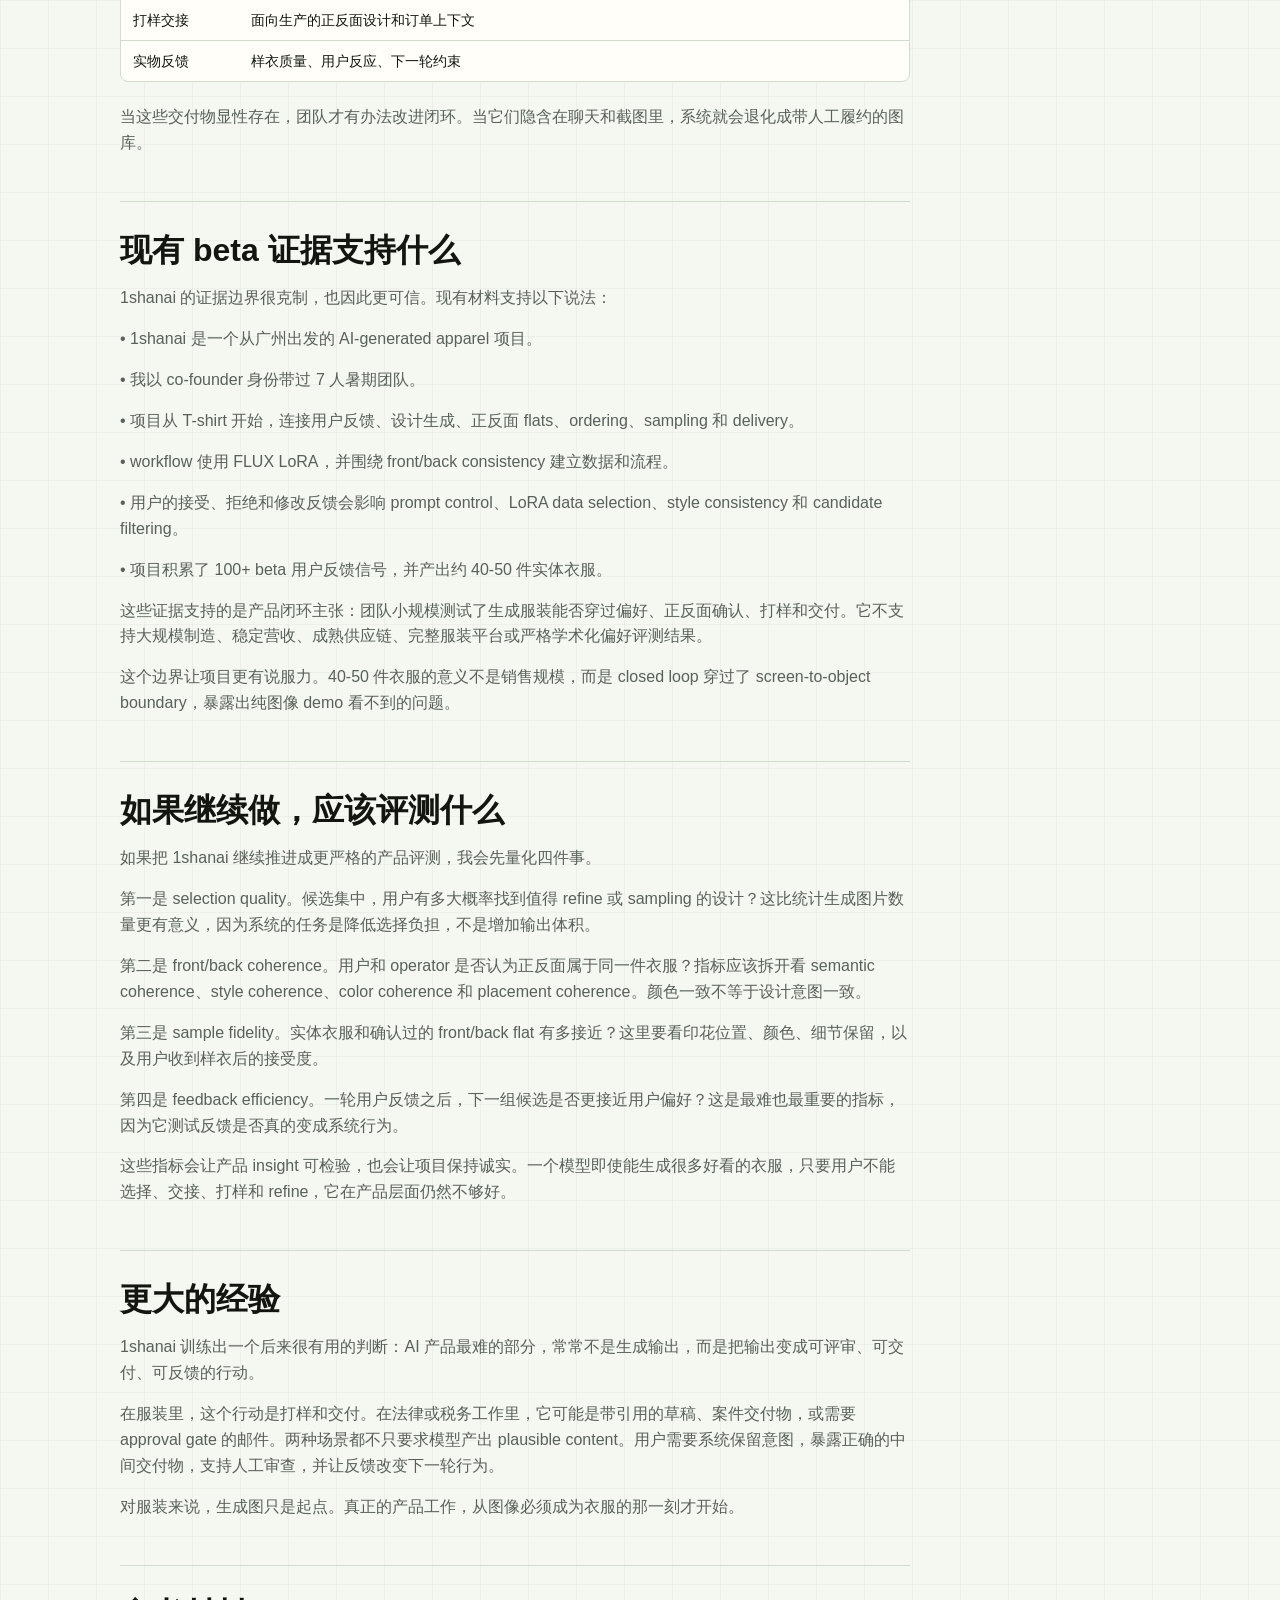
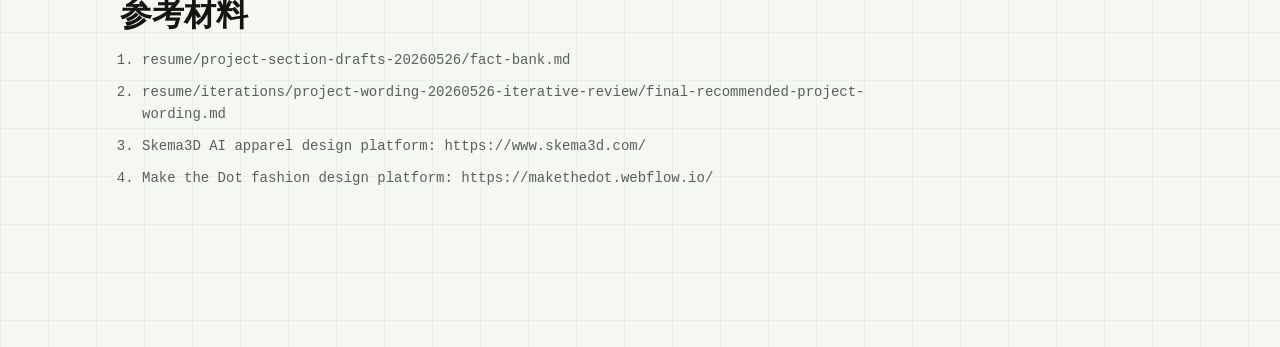
<file: shanai-ai-apparel.html>
<!doctype html>
<html lang="zh-CN">
<head>
  <meta charset="utf-8" />
  <meta name="viewport" content="width=device-width, initial-scale=1" />
  <meta name="description" content="1shanai 测试的是生成式服装能不能穿过用户偏好、正反面一致性、打样、下单和实物反馈这一整条链路。" />
  <title>当 AI T 恤离开屏幕 / Ziang Gu</title>
  <link rel="icon" href="data:image/svg+xml,%3Csvg xmlns='http://www.w3.org/2000/svg' viewBox='0 0 64 64'%3E%3Crect width='64' height='64' fill='%230d3f32'/%3E%3Ctext x='32' y='42' font-size='34' text-anchor='middle' fill='%23fffaf0' font-family='serif'%3EZ%3C/text%3E%3C/svg%3E" />
  <link rel="stylesheet" href="./styles.css" />
</head>
<body class="paper-page">
  <header class="site-header">
    <a class="brand" href="./index.html"><span>谷子昂</span><small>Ziang Gu</small></a>
    <nav>
      <a href="./index.html#fit">定位</a>
      <a href="./lawless-agent-system.html">主案例</a>
      <a href="./project-reports.html">项目</a>
      <a href="./index.html#research">研究</a>
      <a href="./assets/ziang-gu-resume.pdf" target="_blank" rel="noreferrer">简历</a>
    </nav>
    <a class="pill" href="mailto:guziang@msu.edu">联系</a>
  </header>
  <main><article class="paper">
      <header class="paper-hero">
        <div>
          <p class="eyebrow">07 / 服装</p>
          <h1>当 AI T 恤离开屏幕</h1>
          <p class="dek">1shanai 测试的是生成式服装能不能穿过用户偏好、正反面一致性、打样、下单和实物反馈这一整条链路。</p>
          <div class="tag-row hero-tags"><b>AI 服装</b><b>LoRA</b><b>偏好</b><b>打样</b><b>生产</b></div>
          
        </div>
        <figure class="paper-figure">
    <img src="./assets/shanai-workflow-diagram.png" alt="1shanai 服装工作流图" />
    <figcaption>图 1. 1shanai 的闭环：偏好输入、FLUX LoRA、正反面图、用户选择、打样和交付。</figcaption>
  </figure>
      </header>

      <section class="case-brief" aria-label="Case study brief">
    <article>
          <span>为什么重要</span>
          <p>AI 服装如果只停在图片 gallery，就无法回答用户是否愿意确认、等待打样并对实物负责。</p>
        </article><article>
          <span>怎么做</span>
          <p>项目从 T-shirt 切入，把用户选择、正反面图、prompt/LoRA 控制、订单交接和实物反馈连成闭环。</p>
        </article><article>
          <span>结果 / 边界</span>
          <p>100+ beta feedback 和约 40-50 件实物样衣支持小规模产品循环；不代表成熟供应链规模。</p>
        </article>
  </section>

      <aside class="toc">
        <a href="#s1">Core Claim</a><a href="#s2">把服装生成当成图库，是第一个错误</a><a href="#s3">为什么从 T-shirt 开始是正确约束</a><a href="#s4">偏好更容易被观察，而不是被问出来</a><a href="#s5">正反面一致性，是图像变成衣服的第一关</a><a href="#s6">打样让质量从视觉问题变成物理问题</a><a href="#s7">下单交接是 AI 产品最容易漏掉的翻译层</a><a href="#s8">现有 beta 证据支持什么</a><a href="#s9">如果继续做，应该评测什么</a><a href="#s10">更大的经验</a>
        
        <a href="#references">参考材料</a>
      </aside>

      
      <section class="paper-section" id="s1">
    <h2>Core Claim</h2>
    <p>一张生成出来的 T-shirt 图像，可能在屏幕上已经很完整，但产品本身还没有完成。</p>
<p>真正的第一道检验通常很安静。用户从几组正反面效果里选一组，说“这个颜色可以，但背面太满”，或者要求把图案缩小一点。设计仍然停留在屏幕上，但问题已经变了：系统不再只是生成一张令人惊艳的图片，而是要记住用户偏好，保持同一件衣服的正反面一致，准备可以打样的版本，并让实物反馈影响下一轮生成。</p>
<p>这是 1shanai 对我最有价值的经验。它是一个早期 AI apparel loop，从 T-shirt 开始，把用户偏好、正反面 flat generation、sampling、order handoff 和 delivery 连接起来。作为 co-founder，我带过一个 7 人暑期团队，把生成概念推进到小批量实体衣服。可验证证据必须写得克制：100+ beta 用户反馈信号，约 40-50 件实体衣服经过打样和交付。这个规模足够研究产品闭环，不足以声称成熟供应链、大规模销售或完整 fashion platform。</p>
<p>1shanai 的核心产品判断是：AI 服装生成变得真实，不是因为图像好看，而是因为用户偏好能穿过生产流程。用户喜欢一张图是弱证据；用户在候选中选择、确认正反面、等待样衣、反馈印花和版面，再让这些反馈改变下一轮生成，才是更强的证据。</p>
  </section>
<section class="paper-section" id="s2">
    <h2>把服装生成当成图库，是第一个错误</h2>
    <p>很多 AI fashion demo 让第一张截图承担太多意义。它展示一件漂亮衣服，可能还有模特图和风格变体。图像很有情绪感染力，因为衣服本来就是视觉对象。但这也是不完整的，因为服装不是作为图片被消费的。</p>
<p>一件 T-shirt 至少有两重生命。第一重是视觉设计：图案、颜色、风格、主题、版面。第二重是生产对象：印花位置、大小比例、正反面一致性、样衣质量、下单状态、包装和交付。这两重之间的间隙，正是很多 AI apparel idea 变弱的地方。模型可以生成很醒目的正面图案，但背面漂移成另一套设计；它可以在正方形截图里很好看，但放到可印刷区域后构图很尴尬；它可以满足 prompt，却没有抓住用户真正的品味，因为用户并不知道如何一次性把偏好写成文字。</p>
<p>1shanai 从相反的压力出发。用户不是 prompt engineer。用户带来的是风格灵感、颜色、图案主题、版型预期、细节，有时甚至只是一个模糊情绪。产品必须把这些信号转成结构化生成控制，再返回可选择的候选。选择比原始 prompt 更重要，因为选择承载了被观察到的偏好。</p>
<p>这件事看起来小，却会改变系统。如果用户拒绝某个候选是因为“正面很好，背面太复杂”，下一轮不应该把它当成普通 dislike。系统应该保留正面语义方向，降低背面复杂度，并保持色彩和图形语言一致。如果用户选择黑色 oversized T-shirt 加抽象波纹，系统不应该因为另一张图更戏剧化，就漂移到完全无关的背面主题。</p>
<p>真正的产品对象是一个逐步收窄的 loop：偏好输入、候选生成、正反面一致性、用户选择、可选 refinement、打样、交付和反馈回流。</p>
  </section>
<section class="paper-section" id="s3">
    <h2>为什么从 T-shirt 开始是正确约束</h2>
    <p>T-shirt 让产品约束变得具体。</p>
<p>服装品类很容易迅速变复杂。全品类服装会牵涉打版、尺码、面料行为、缝制结构、版型差异、生产 MOQ 和供应商协作。这些问题都重要，但它们会让第一轮产品测试变得很难解释。如果用户不喜欢最终成品，到底是模型误解了风格，正反面不一致，尺码不合适，面料手感不对，还是生产伙伴印花偏差？</p>
<p>T-shirt 把歧义缩小了。基础形态熟悉，用户理解正反面，印花位置能直接检查，打样速度也比复杂服装更快。团队可以问一个更清楚的问题：生成式设计意图能不能通过用户确认，变成实体衣服，并产生有用反馈？</p>
<p>这个问题比更大的承诺更有价值。早期 AI 产品要找的是最短的诚实闭环，让模型输出和现实发生接触。对 1shanai 来说，闭环不是“生成一件酷衣服”，而是：</p>
<p>捕捉用户的 style intent。</p>
<p>把 intent 转成 prompt control 和结构化设计约束。</p>
<p>生成多组正反面候选 flats。</p>
<p>让用户选择并 refine 一个方向。</p>
<p>把确认后的设计交给打样流程。</p>
<p>将实体衣服和确认图对照。</p>
<p>把实物反馈带回下一轮生成和筛选。</p>
<p>这个 loop 才是产品。模型只是其中一个环节。</p>
  </section>
<section class="paper-section" id="s4">
    <h2>偏好更容易被观察，而不是被问出来</h2>
    <p>很多用户不能用一句 prompt 描述自己想要的衣服，但他们能做有意义的选择。</p>
<p>这对消费级生成系统很重要。prompt-first 产品默认用户能把 taste 翻译成语言。有些人可以，但更多人只会说“更未来感”“简洁一点”“streetwear”“不要太吵”“看起来高级”。这些词有用，但不够具体。缺失信号会在候选比较时出现。</p>
<p>在 1shanai 的 workflow 里，偏好输入包括风格灵感、颜色、图案、fit、silhouette、细节、文字或 branding。系统再把这些输入转成控制项：garment type、fit、colorway、graphics、placement、texture 和 mood。生成阶段输出多组候选 pair，正面和背面一起展示，而不是孤立图片。用户选择成为下一条信号。</p>
<p>这就是偏好开始可操作的时刻。被选中的候选比 prompt 更有信息量，因为它是在备选项下做出的选择。被拒绝的候选也有价值，只要 rejection 绑定原因：颜色、位置、正反面不匹配、细节密度，或者某个 motif 不对。重点不是把反馈存成评论日志，而是把反馈转成下一组候选的约束。</p>
<p>这个经验后来也影响我做其他 AI 系统的判断：反馈只有在改变系统未来行为时才有价值。一个 thumbs-up 存在 analytics 里很弱；一个选择如果能改变 prompt control、style consistency、LoRA data selection 和 candidate filtering，它才成为产品状态。</p>
  </section>
<section class="paper-section" id="s5">
    <h2>正反面一致性，是图像变成衣服的第一关</h2>
    <p>单张正面图可以隐藏不一致。正反面 pair 会把问题暴露出来。</p>
<p>对服装来说，front/back consistency 不是装饰性功能，而是生产视角下的第一道测试：这个设计描述的是同一件衣服，还是两张无关图片？正反面不需要镜像，但必须属于同一套设计语言。颜色、motif、密度、位置和语义意图都应该连贯。一件黑色 T-shirt 正面是金色抽象波纹，背面可以更安静地延续它，但不能突然变成另一件完全不同主题的衣服。</p>
<p>1shanai 使用 FLUX LoRA 作为生成栈的一部分，但项目价值不是“用了 FLUX LoRA”这句话。真正重要的是围绕生成模型建立偏好和一致性流程。系统要保持同一设计意图跨视图存在，生成 candidate pairs，并让用户选择影响下一轮。LoRA 帮助风格收敛，产品状态帮助偏好收敛。</p>
<p>这个区分很重要。模型能力本身不能解决 garment coherence。生产交接需要稳定的正反面、被选择的版本、placement constraints，以及让打样伙伴或内部 operator 能理解“应该做什么”的连续信息。</p>
<p>正反面 pair 是一个很小的交付物，但它承担很大责任。它把用户 taste 从模型带进生产流程。</p>
  </section>
<section class="paper-section" id="s6">
    <h2>打样让质量从视觉问题变成物理问题</h2>
    <p>sampling 改变了质量的含义。</p>
<p>打样前，质量可以主要是视觉吸引力：生成图好不好看？打样后，质量变得更物理：印花颜色是否接近预期，图案位置在布料上是否平衡，正反面关系在真实尺寸下是否成立，用户收到实物后是否仍然喜欢。</p>
<p>很多 AI product demo 停在截图，因为物理世界反馈更慢。1shanai 在小规模上做了更慢的事。团队从 100+ beta 用户反馈中推进出约 40-50 件实体衣服，足够看到实物闭环提供的信息和图像选择不同。</p>
<p>样衣既是交付物，也是 evaluator。它测试生成 flat 里的假设：</p>
<div class="table-wrap"><table>
      <thead><tr><th>假设</th><th>样衣实际测试什么</th></tr></thead>
      <tbody><tr><td>图案适合衣服</td><td>布料上的尺寸、位置和平衡</td></tr><tr><td>配色可接受</td><td>印花和材质效果，而不是屏幕颜色</td></tr><tr><td>正反面是一件衣服</td><td>两个视图是否读作同一个产品</td></tr><tr><td>用户选择代表真实偏好</td><td>实物化之后是否仍然喜欢</td></tr><tr><td>交接信息足够清楚</td><td>生产能否理解被选中的设计</td></tr></tbody>
    </table></div>
<p>这张表不是说团队解决了所有服装质量问题，而是说明有效评测面在哪里。实体衣服把生成设计变成了可以检验的对象。</p>
  </section>
<section class="paper-section" id="s7">
    <h2>下单交接是 AI 产品最容易漏掉的翻译层</h2>
    <p>从生成到订单的 handoff 容易被低估，因为它看起来像运营细节。实际上，它决定 AI 产品是变得有用，还是把责任转移给人。</p>
<p>生成系统输出候选图。订单 workflow 需要被选中的设计、正反面视图、garment type、colorway、尺码或 fit 假设、印花位置、revision notes、sampling status 和 delivery state。有人必须在这两个世界之间翻译。如果产品不定义这层翻译，operator 就只能从截图和聊天记录里重建意图。</p>
<p>1shanai 的 workflow 把这层翻译显性化：偏好输入变成 prompt 和 control generation；FLUX LoRA 产出候选；产品以正反面 flats 的形式展示 candidate pairs；用户选择收窄方向；sampling 产生第一轮物理检查；delivery 用真实物品关闭闭环。</p>
<p>因此，“AI apparel”不是一个单点能力，而是一串交付物：</p>
<div class="table-wrap"><table>
      <thead><tr><th>阶段</th><th>交付物</th></tr></thead>
      <tbody><tr><td>偏好输入</td><td>风格意图、颜色、图形、fit、细节</td></tr><tr><td>生成控制</td><td>prompt controls、LoRA-guided style direction、placement constraints</td></tr><tr><td>候选评审</td><td>多组正反面 pair</td></tr><tr><td>用户选择</td><td>被选版本、拒绝原因、refinement notes</td></tr><tr><td>打样交接</td><td>面向生产的正反面设计和订单上下文</td></tr><tr><td>实物反馈</td><td>样衣质量、用户反应、下一轮约束</td></tr></tbody>
    </table></div>
<p>当这些交付物显性存在，团队才有办法改进闭环。当它们隐含在聊天和截图里，系统就会退化成带人工履约的图库。</p>
  </section>
<section class="paper-section" id="s8">
    <h2>现有 beta 证据支持什么</h2>
    <p>1shanai 的证据边界很克制，也因此更可信。现有材料支持以下说法：</p>
<p>• 1shanai 是一个从广州出发的 AI-generated apparel 项目。</p>
<p>• 我以 co-founder 身份带过 7 人暑期团队。</p>
<p>• 项目从 T-shirt 开始，连接用户反馈、设计生成、正反面 flats、ordering、sampling 和 delivery。</p>
<p>• workflow 使用 FLUX LoRA，并围绕 front/back consistency 建立数据和流程。</p>
<p>• 用户的接受、拒绝和修改反馈会影响 prompt control、LoRA data selection、style consistency 和 candidate filtering。</p>
<p>• 项目积累了 100+ beta 用户反馈信号，并产出约 40-50 件实体衣服。</p>
<p>这些证据支持的是产品闭环主张：团队小规模测试了生成服装能否穿过偏好、正反面确认、打样和交付。它不支持大规模制造、稳定营收、成熟供应链、完整服装平台或严格学术化偏好评测结果。</p>
<p>这个边界让项目更有说服力。40-50 件衣服的意义不是销售规模，而是 closed loop 穿过了 screen-to-object boundary，暴露出纯图像 demo 看不到的问题。</p>
  </section>
<section class="paper-section" id="s9">
    <h2>如果继续做，应该评测什么</h2>
    <p>如果把 1shanai 继续推进成更严格的产品评测，我会先量化四件事。</p>
<p>第一是 selection quality。候选集中，用户有多大概率找到值得 refine 或 sampling 的设计？这比统计生成图片数量更有意义，因为系统的任务是降低选择负担，不是增加输出体积。</p>
<p>第二是 front/back coherence。用户和 operator 是否认为正反面属于同一件衣服？指标应该拆开看 semantic coherence、style coherence、color coherence 和 placement coherence。颜色一致不等于设计意图一致。</p>
<p>第三是 sample fidelity。实体衣服和确认过的 front/back flat 有多接近？这里要看印花位置、颜色、细节保留，以及用户收到样衣后的接受度。</p>
<p>第四是 feedback efficiency。一轮用户反馈之后，下一组候选是否更接近用户偏好？这是最难也最重要的指标，因为它测试反馈是否真的变成系统行为。</p>
<p>这些指标会让产品 insight 可检验，也会让项目保持诚实。一个模型即使能生成很多好看的衣服，只要用户不能选择、交接、打样和 refine，它在产品层面仍然不够好。</p>
  </section>
<section class="paper-section" id="s10">
    <h2>更大的经验</h2>
    <p>1shanai 训练出一个后来很有用的判断：AI 产品最难的部分，常常不是生成输出，而是把输出变成可评审、可交付、可反馈的行动。</p>
<p>在服装里，这个行动是打样和交付。在法律或税务工作里，它可能是带引用的草稿、案件交付物，或需要 approval gate 的邮件。两种场景都不只要求模型产出 plausible content。用户需要系统保留意图，暴露正确的中间交付物，支持人工审查，并让反馈改变下一轮行为。</p>
<p>对服装来说，生成图只是起点。真正的产品工作，从图像必须成为衣服的那一刻才开始。</p>
  </section>
      <section class="paper-section" id="references">
        <h2>参考材料</h2>
        <ol class="reference-list"><li>resume/project-section-drafts-20260526/fact-bank.md</li><li>resume/iterations/project-wording-20260526-iterative-review/final-recommended-project-wording.md</li><li>Skema3D AI apparel design platform: https://www.skema3d.com/</li><li>Make the Dot fashion design platform: https://makethedot.webflow.io/</li></ol>
      </section>
    </article></main>
</body>
</html>
</file>
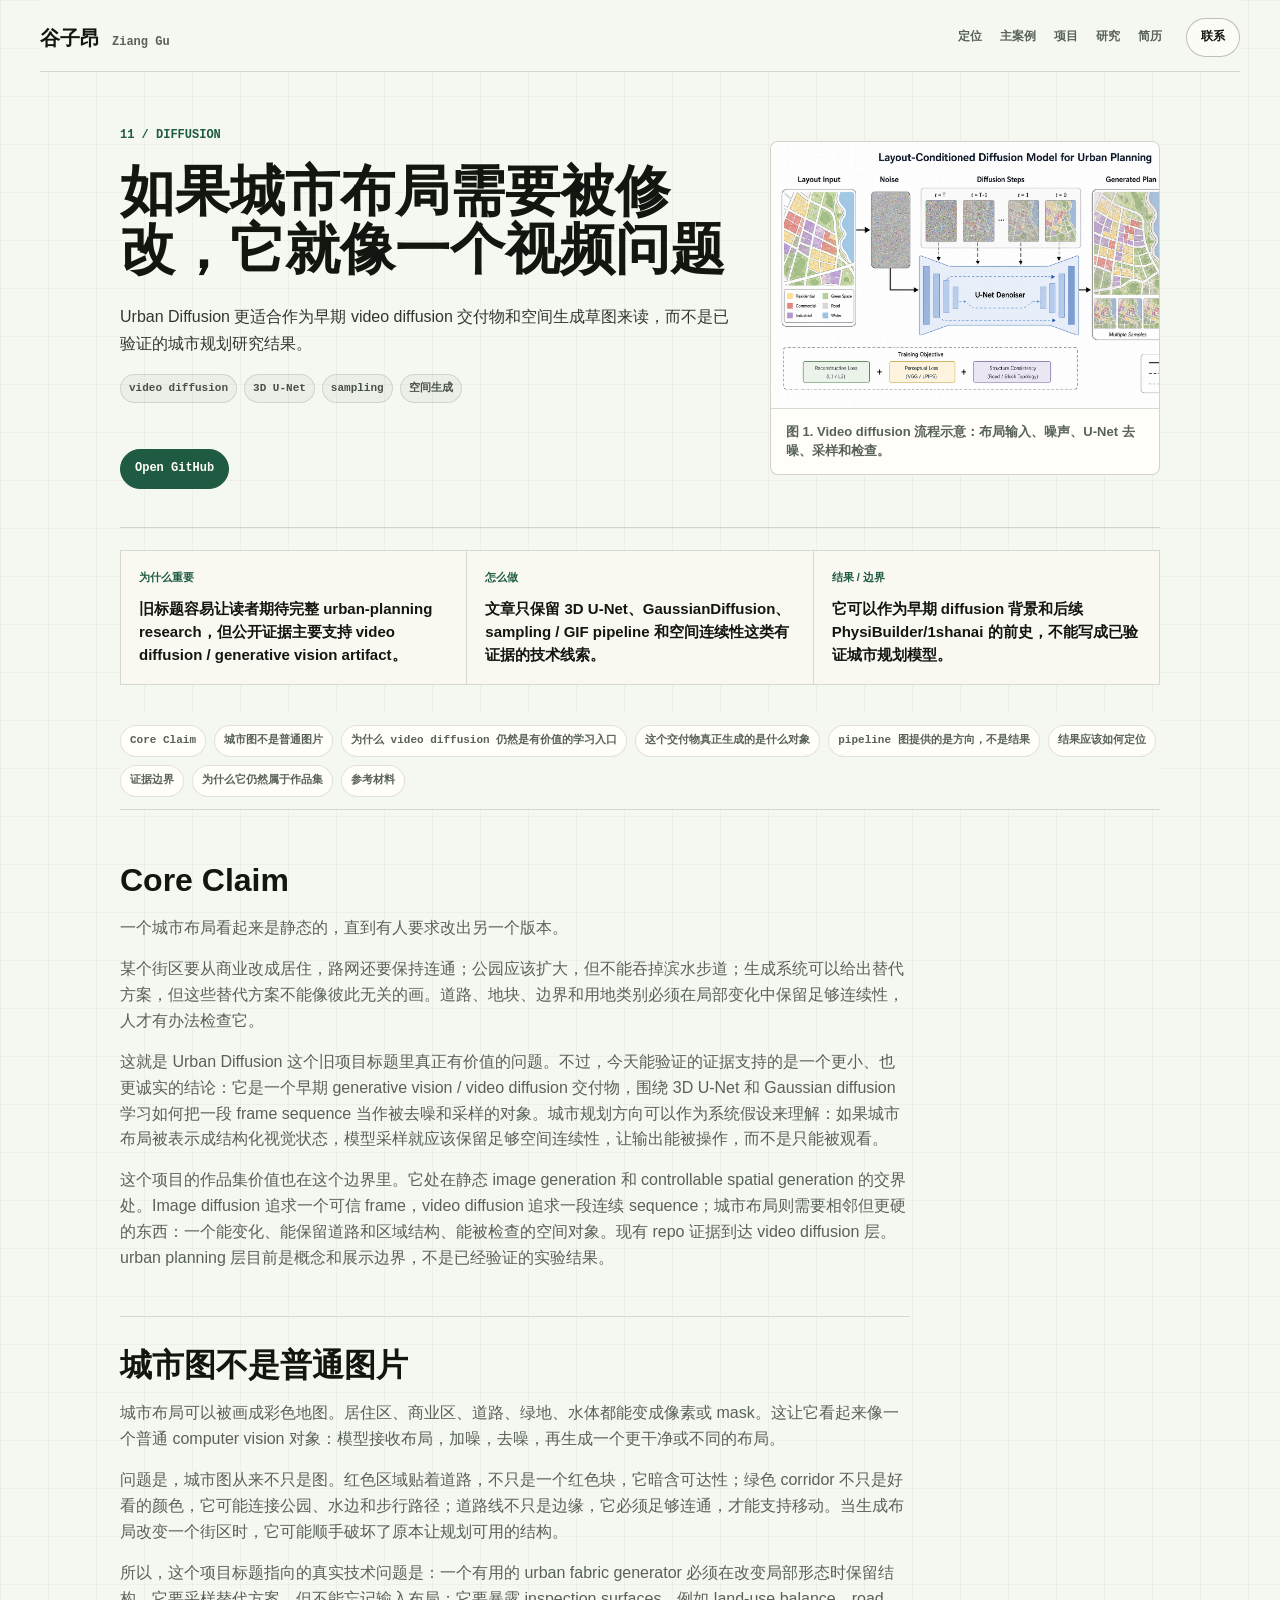
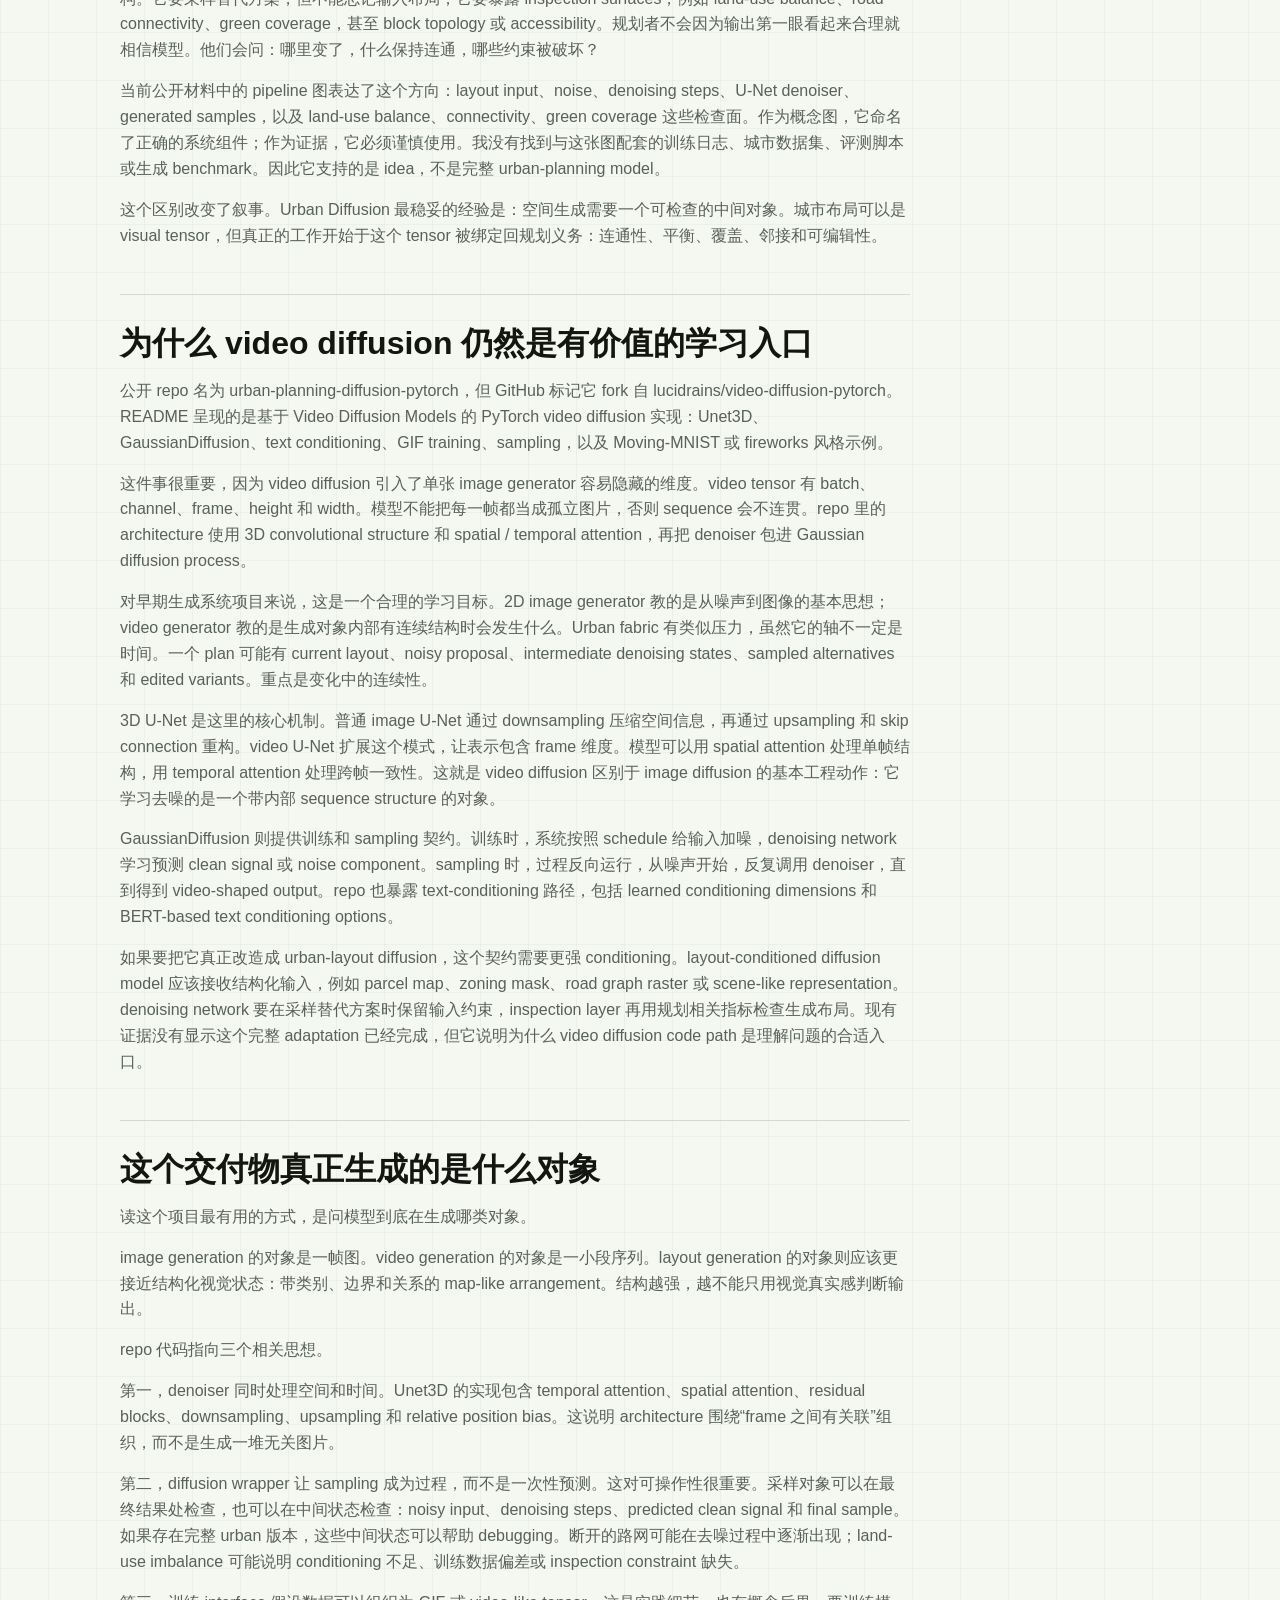
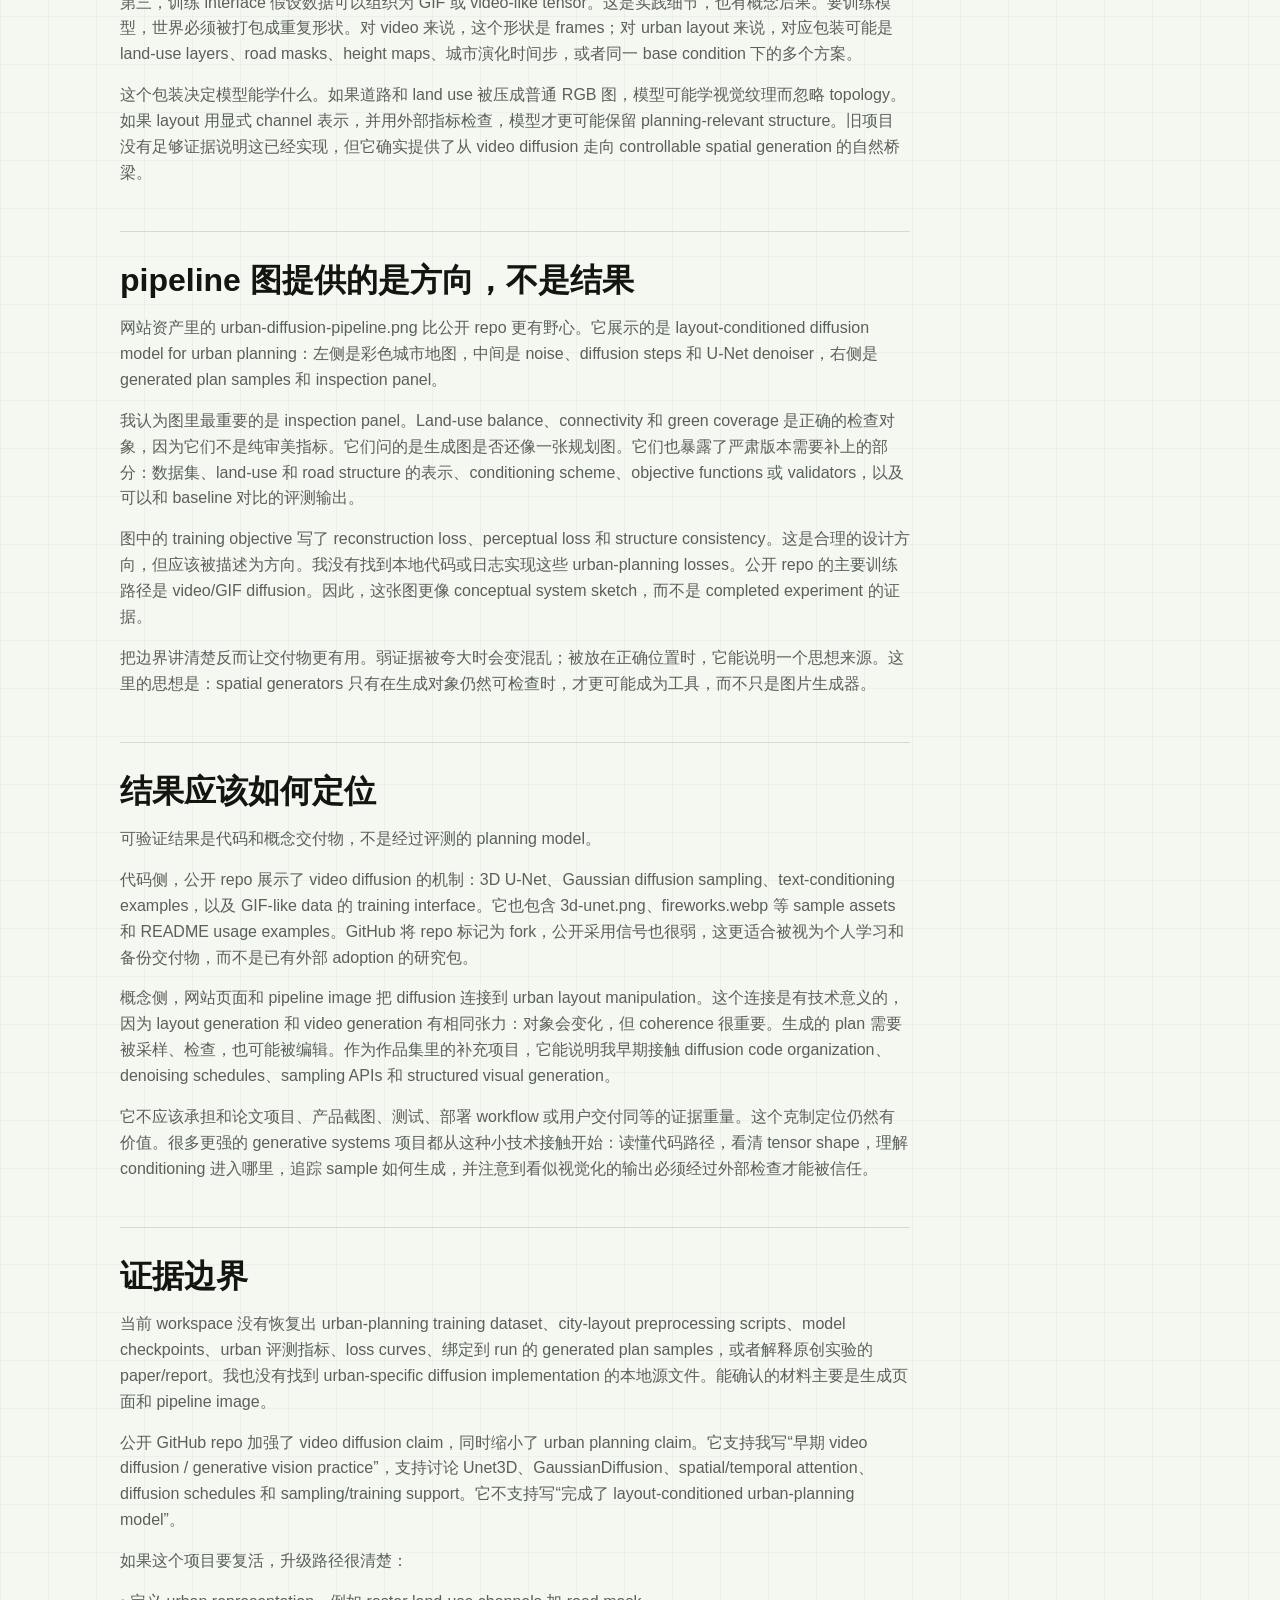
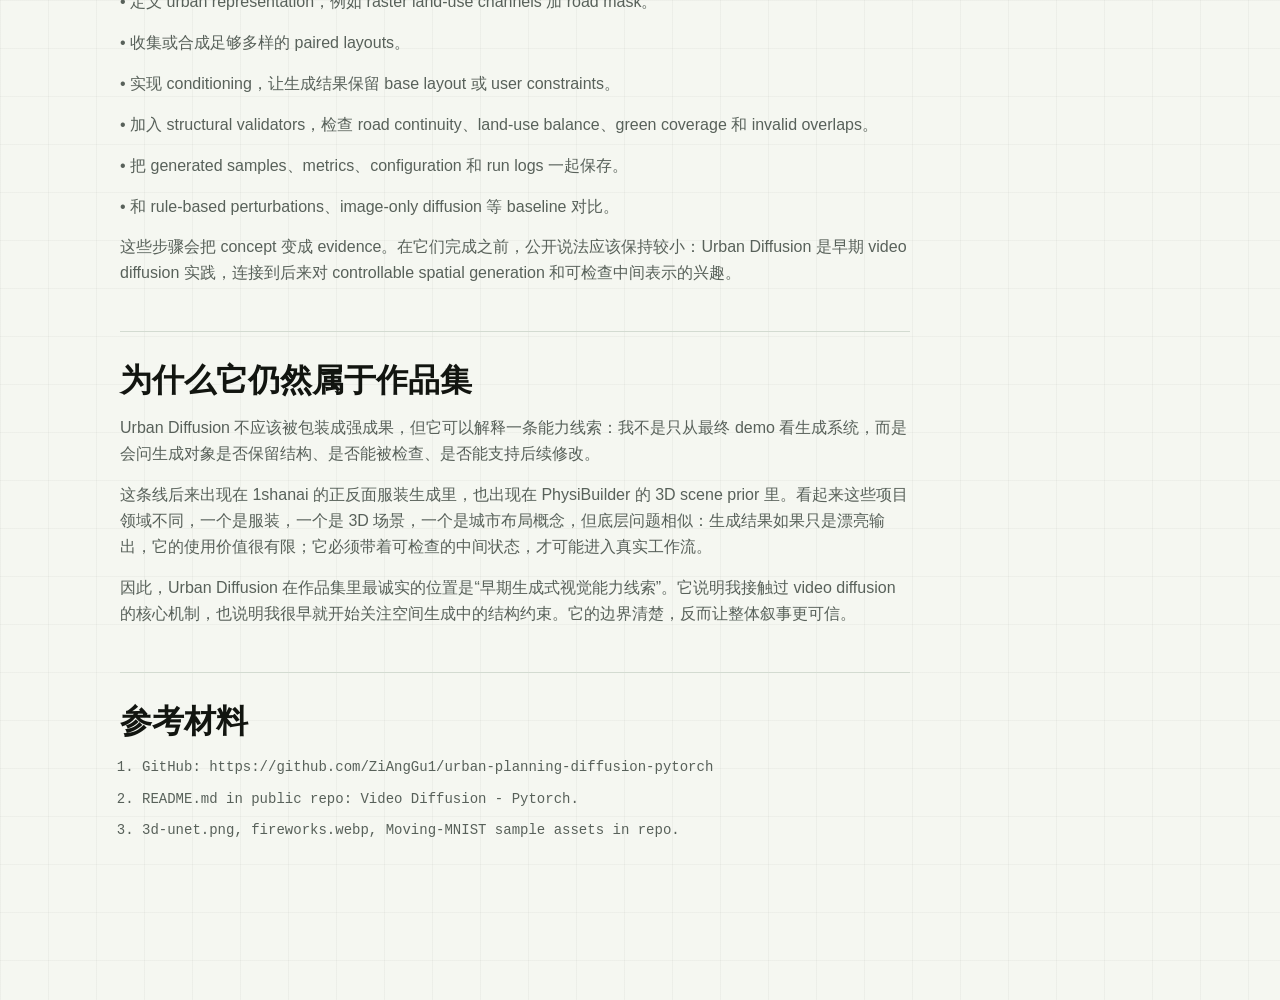
<file: urban-diffusion.html>
<!doctype html>
<html lang="zh-CN">
<head>
  <meta charset="utf-8" />
  <meta name="viewport" content="width=device-width, initial-scale=1" />
  <meta name="description" content="Urban Diffusion 更适合作为早期 video diffusion 交付物和空间生成草图来读，而不是已验证的城市规划研究结果。" />
  <title>如果城市布局需要被修改，它就像一个视频问题 / Ziang Gu</title>
  <link rel="icon" href="data:image/svg+xml,%3Csvg xmlns='http://www.w3.org/2000/svg' viewBox='0 0 64 64'%3E%3Crect width='64' height='64' fill='%230d3f32'/%3E%3Ctext x='32' y='42' font-size='34' text-anchor='middle' fill='%23fffaf0' font-family='serif'%3EZ%3C/text%3E%3C/svg%3E" />
  <link rel="stylesheet" href="./styles.css" />
</head>
<body class="paper-page">
  <header class="site-header">
    <a class="brand" href="./index.html"><span>谷子昂</span><small>Ziang Gu</small></a>
    <nav>
      <a href="./index.html#fit">定位</a>
      <a href="./lawless-agent-system.html">主案例</a>
      <a href="./project-reports.html">项目</a>
      <a href="./index.html#research">研究</a>
      <a href="./assets/ziang-gu-resume.pdf" target="_blank" rel="noreferrer">简历</a>
    </nav>
    <a class="pill" href="mailto:guziang@msu.edu">联系</a>
  </header>
  <main><article class="paper">
      <header class="paper-hero">
        <div>
          <p class="eyebrow">11 / Diffusion</p>
          <h1>如果城市布局需要被修改，它就像一个视频问题</h1>
          <p class="dek">Urban Diffusion 更适合作为早期 video diffusion 交付物和空间生成草图来读，而不是已验证的城市规划研究结果。</p>
          <div class="tag-row hero-tags"><b>video diffusion</b><b>3D U-Net</b><b>sampling</b><b>空间生成</b></div>
          <div class="action-row"><a href="https://github.com/ZiAngGu1/urban-planning-diffusion-pytorch" target="_blank" rel="noreferrer">Open GitHub</a></div>
        </div>
        <figure class="paper-figure">
    <img src="./assets/urban-diffusion-pipeline.png" alt="Video diffusion 流程图" />
    <figcaption>图 1. Video diffusion 流程示意：布局输入、噪声、U-Net 去噪、采样和检查。</figcaption>
  </figure>
      </header>

      <section class="case-brief" aria-label="Case study brief">
    <article>
          <span>为什么重要</span>
          <p>旧标题容易让读者期待完整 urban-planning research，但公开证据主要支持 video diffusion / generative vision artifact。</p>
        </article><article>
          <span>怎么做</span>
          <p>文章只保留 3D U-Net、GaussianDiffusion、sampling / GIF pipeline 和空间连续性这类有证据的技术线索。</p>
        </article><article>
          <span>结果 / 边界</span>
          <p>它可以作为早期 diffusion 背景和后续 PhysiBuilder/1shanai 的前史，不能写成已验证城市规划模型。</p>
        </article>
  </section>

      <aside class="toc">
        <a href="#s1">Core Claim</a><a href="#s2">城市图不是普通图片</a><a href="#s3">为什么 video diffusion 仍然是有价值的学习入口</a><a href="#s4">这个交付物真正生成的是什么对象</a><a href="#s5">pipeline 图提供的是方向，不是结果</a><a href="#s6">结果应该如何定位</a><a href="#s7">证据边界</a><a href="#s8">为什么它仍然属于作品集</a>
        
        <a href="#references">参考材料</a>
      </aside>

      
      <section class="paper-section" id="s1">
    <h2>Core Claim</h2>
    <p>一个城市布局看起来是静态的，直到有人要求改出另一个版本。</p>
<p>某个街区要从商业改成居住，路网还要保持连通；公园应该扩大，但不能吞掉滨水步道；生成系统可以给出替代方案，但这些替代方案不能像彼此无关的画。道路、地块、边界和用地类别必须在局部变化中保留足够连续性，人才有办法检查它。</p>
<p>这就是 Urban Diffusion 这个旧项目标题里真正有价值的问题。不过，今天能验证的证据支持的是一个更小、也更诚实的结论：它是一个早期 generative vision / video diffusion 交付物，围绕 3D U-Net 和 Gaussian diffusion 学习如何把一段 frame sequence 当作被去噪和采样的对象。城市规划方向可以作为系统假设来理解：如果城市布局被表示成结构化视觉状态，模型采样就应该保留足够空间连续性，让输出能被操作，而不是只能被观看。</p>
<p>这个项目的作品集价值也在这个边界里。它处在静态 image generation 和 controllable spatial generation 的交界处。Image diffusion 追求一个可信 frame，video diffusion 追求一段连续 sequence；城市布局则需要相邻但更硬的东西：一个能变化、能保留道路和区域结构、能被检查的空间对象。现有 repo 证据到达 video diffusion 层。urban planning 层目前是概念和展示边界，不是已经验证的实验结果。</p>
  </section>
<section class="paper-section" id="s2">
    <h2>城市图不是普通图片</h2>
    <p>城市布局可以被画成彩色地图。居住区、商业区、道路、绿地、水体都能变成像素或 mask。这让它看起来像一个普通 computer vision 对象：模型接收布局，加噪，去噪，再生成一个更干净或不同的布局。</p>
<p>问题是，城市图从来不只是图。红色区域贴着道路，不只是一个红色块，它暗含可达性；绿色 corridor 不只是好看的颜色，它可能连接公园、水边和步行路径；道路线不只是边缘，它必须足够连通，才能支持移动。当生成布局改变一个街区时，它可能顺手破坏了原本让规划可用的结构。</p>
<p>所以，这个项目标题指向的真实技术问题是：一个有用的 urban fabric generator 必须在改变局部形态时保留结构。它要采样替代方案，但不能忘记输入布局；它要暴露 inspection surfaces，例如 land-use balance、road connectivity、green coverage，甚至 block topology 或 accessibility。规划者不会因为输出第一眼看起来合理就相信模型。他们会问：哪里变了，什么保持连通，哪些约束被破坏？</p>
<p>当前公开材料中的 pipeline 图表达了这个方向：layout input、noise、denoising steps、U-Net denoiser、generated samples，以及 land-use balance、connectivity、green coverage 这些检查面。作为概念图，它命名了正确的系统组件；作为证据，它必须谨慎使用。我没有找到与这张图配套的训练日志、城市数据集、评测脚本或生成 benchmark。因此它支持的是 idea，不是完整 urban-planning model。</p>
<p>这个区别改变了叙事。Urban Diffusion 最稳妥的经验是：空间生成需要一个可检查的中间对象。城市布局可以是 visual tensor，但真正的工作开始于这个 tensor 被绑定回规划义务：连通性、平衡、覆盖、邻接和可编辑性。</p>
  </section>
<section class="paper-section" id="s3">
    <h2>为什么 video diffusion 仍然是有价值的学习入口</h2>
    <p>公开 repo 名为 urban-planning-diffusion-pytorch，但 GitHub 标记它 fork 自 lucidrains/video-diffusion-pytorch。README 呈现的是基于 Video Diffusion Models 的 PyTorch video diffusion 实现：Unet3D、GaussianDiffusion、text conditioning、GIF training、sampling，以及 Moving-MNIST 或 fireworks 风格示例。</p>
<p>这件事很重要，因为 video diffusion 引入了单张 image generator 容易隐藏的维度。video tensor 有 batch、channel、frame、height 和 width。模型不能把每一帧都当成孤立图片，否则 sequence 会不连贯。repo 里的 architecture 使用 3D convolutional structure 和 spatial / temporal attention，再把 denoiser 包进 Gaussian diffusion process。</p>
<p>对早期生成系统项目来说，这是一个合理的学习目标。2D image generator 教的是从噪声到图像的基本思想；video generator 教的是生成对象内部有连续结构时会发生什么。Urban fabric 有类似压力，虽然它的轴不一定是时间。一个 plan 可能有 current layout、noisy proposal、intermediate denoising states、sampled alternatives 和 edited variants。重点是变化中的连续性。</p>
<p>3D U-Net 是这里的核心机制。普通 image U-Net 通过 downsampling 压缩空间信息，再通过 upsampling 和 skip connection 重构。video U-Net 扩展这个模式，让表示包含 frame 维度。模型可以用 spatial attention 处理单帧结构，用 temporal attention 处理跨帧一致性。这就是 video diffusion 区别于 image diffusion 的基本工程动作：它学习去噪的是一个带内部 sequence structure 的对象。</p>
<p>GaussianDiffusion 则提供训练和 sampling 契约。训练时，系统按照 schedule 给输入加噪，denoising network 学习预测 clean signal 或 noise component。sampling 时，过程反向运行，从噪声开始，反复调用 denoiser，直到得到 video-shaped output。repo 也暴露 text-conditioning 路径，包括 learned conditioning dimensions 和 BERT-based text conditioning options。</p>
<p>如果要把它真正改造成 urban-layout diffusion，这个契约需要更强 conditioning。layout-conditioned diffusion model 应该接收结构化输入，例如 parcel map、zoning mask、road graph raster 或 scene-like representation。denoising network 要在采样替代方案时保留输入约束，inspection layer 再用规划相关指标检查生成布局。现有证据没有显示这个完整 adaptation 已经完成，但它说明为什么 video diffusion code path 是理解问题的合适入口。</p>
  </section>
<section class="paper-section" id="s4">
    <h2>这个交付物真正生成的是什么对象</h2>
    <p>读这个项目最有用的方式，是问模型到底在生成哪类对象。</p>
<p>image generation 的对象是一帧图。video generation 的对象是一小段序列。layout generation 的对象则应该更接近结构化视觉状态：带类别、边界和关系的 map-like arrangement。结构越强，越不能只用视觉真实感判断输出。</p>
<p>repo 代码指向三个相关思想。</p>
<p>第一，denoiser 同时处理空间和时间。Unet3D 的实现包含 temporal attention、spatial attention、residual blocks、downsampling、upsampling 和 relative position bias。这说明 architecture 围绕“frame 之间有关联”组织，而不是生成一堆无关图片。</p>
<p>第二，diffusion wrapper 让 sampling 成为过程，而不是一次性预测。这对可操作性很重要。采样对象可以在最终结果处检查，也可以在中间状态检查：noisy input、denoising steps、predicted clean signal 和 final sample。如果存在完整 urban 版本，这些中间状态可以帮助 debugging。断开的路网可能在去噪过程中逐渐出现；land-use imbalance 可能说明 conditioning 不足、训练数据偏差或 inspection constraint 缺失。</p>
<p>第三，训练 interface 假设数据可以组织为 GIF 或 video-like tensor。这是实践细节，也有概念后果。要训练模型，世界必须被打包成重复形状。对 video 来说，这个形状是 frames；对 urban layout 来说，对应包装可能是 land-use layers、road masks、height maps、城市演化时间步，或者同一 base condition 下的多个方案。</p>
<p>这个包装决定模型能学什么。如果道路和 land use 被压成普通 RGB 图，模型可能学视觉纹理而忽略 topology。如果 layout 用显式 channel 表示，并用外部指标检查，模型才更可能保留 planning-relevant structure。旧项目没有足够证据说明这已经实现，但它确实提供了从 video diffusion 走向 controllable spatial generation 的自然桥梁。</p>
  </section>
<section class="paper-section" id="s5">
    <h2>pipeline 图提供的是方向，不是结果</h2>
    <p>网站资产里的 urban-diffusion-pipeline.png 比公开 repo 更有野心。它展示的是 layout-conditioned diffusion model for urban planning：左侧是彩色城市地图，中间是 noise、diffusion steps 和 U-Net denoiser，右侧是 generated plan samples 和 inspection panel。</p>
<p>我认为图里最重要的是 inspection panel。Land-use balance、connectivity 和 green coverage 是正确的检查对象，因为它们不是纯审美指标。它们问的是生成图是否还像一张规划图。它们也暴露了严肃版本需要补上的部分：数据集、land-use 和 road structure 的表示、conditioning scheme、objective functions 或 validators，以及可以和 baseline 对比的评测输出。</p>
<p>图中的 training objective 写了 reconstruction loss、perceptual loss 和 structure consistency。这是合理的设计方向，但应该被描述为方向。我没有找到本地代码或日志实现这些 urban-planning losses。公开 repo 的主要训练路径是 video/GIF diffusion。因此，这张图更像 conceptual system sketch，而不是 completed experiment 的证据。</p>
<p>把边界讲清楚反而让交付物更有用。弱证据被夸大时会变混乱；被放在正确位置时，它能说明一个思想来源。这里的思想是：spatial generators 只有在生成对象仍然可检查时，才更可能成为工具，而不只是图片生成器。</p>
  </section>
<section class="paper-section" id="s6">
    <h2>结果应该如何定位</h2>
    <p>可验证结果是代码和概念交付物，不是经过评测的 planning model。</p>
<p>代码侧，公开 repo 展示了 video diffusion 的机制：3D U-Net、Gaussian diffusion sampling、text-conditioning examples，以及 GIF-like data 的 training interface。它也包含 3d-unet.png、fireworks.webp 等 sample assets 和 README usage examples。GitHub 将 repo 标记为 fork，公开采用信号也很弱，这更适合被视为个人学习和备份交付物，而不是已有外部 adoption 的研究包。</p>
<p>概念侧，网站页面和 pipeline image 把 diffusion 连接到 urban layout manipulation。这个连接是有技术意义的，因为 layout generation 和 video generation 有相同张力：对象会变化，但 coherence 很重要。生成的 plan 需要被采样、检查，也可能被编辑。作为作品集里的补充项目，它能说明我早期接触 diffusion code organization、denoising schedules、sampling APIs 和 structured visual generation。</p>
<p>它不应该承担和论文项目、产品截图、测试、部署 workflow 或用户交付同等的证据重量。这个克制定位仍然有价值。很多更强的 generative systems 项目都从这种小技术接触开始：读懂代码路径，看清 tensor shape，理解 conditioning 进入哪里，追踪 sample 如何生成，并注意到看似视觉化的输出必须经过外部检查才能被信任。</p>
  </section>
<section class="paper-section" id="s7">
    <h2>证据边界</h2>
    <p>当前 workspace 没有恢复出 urban-planning training dataset、city-layout preprocessing scripts、model checkpoints、urban 评测指标、loss curves、绑定到 run 的 generated plan samples，或者解释原创实验的 paper/report。我也没有找到 urban-specific diffusion implementation 的本地源文件。能确认的材料主要是生成页面和 pipeline image。</p>
<p>公开 GitHub repo 加强了 video diffusion claim，同时缩小了 urban planning claim。它支持我写“早期 video diffusion / generative vision practice”，支持讨论 Unet3D、GaussianDiffusion、spatial/temporal attention、diffusion schedules 和 sampling/training support。它不支持写“完成了 layout-conditioned urban-planning model”。</p>
<p>如果这个项目要复活，升级路径很清楚：</p>
<p>• 定义 urban representation，例如 raster land-use channels 加 road mask。</p>
<p>• 收集或合成足够多样的 paired layouts。</p>
<p>• 实现 conditioning，让生成结果保留 base layout 或 user constraints。</p>
<p>• 加入 structural validators，检查 road continuity、land-use balance、green coverage 和 invalid overlaps。</p>
<p>• 把 generated samples、metrics、configuration 和 run logs 一起保存。</p>
<p>• 和 rule-based perturbations、image-only diffusion 等 baseline 对比。</p>
<p>这些步骤会把 concept 变成 evidence。在它们完成之前，公开说法应该保持较小：Urban Diffusion 是早期 video diffusion 实践，连接到后来对 controllable spatial generation 和可检查中间表示的兴趣。</p>
  </section>
<section class="paper-section" id="s8">
    <h2>为什么它仍然属于作品集</h2>
    <p>Urban Diffusion 不应该被包装成强成果，但它可以解释一条能力线索：我不是只从最终 demo 看生成系统，而是会问生成对象是否保留结构、是否能被检查、是否能支持后续修改。</p>
<p>这条线后来出现在 1shanai 的正反面服装生成里，也出现在 PhysiBuilder 的 3D scene prior 里。看起来这些项目领域不同，一个是服装，一个是 3D 场景，一个是城市布局概念，但底层问题相似：生成结果如果只是漂亮输出，它的使用价值很有限；它必须带着可检查的中间状态，才可能进入真实工作流。</p>
<p>因此，Urban Diffusion 在作品集里最诚实的位置是“早期生成式视觉能力线索”。它说明我接触过 video diffusion 的核心机制，也说明我很早就开始关注空间生成中的结构约束。它的边界清楚，反而让整体叙事更可信。</p>
  </section>
      <section class="paper-section" id="references">
        <h2>参考材料</h2>
        <ol class="reference-list"><li>GitHub: https://github.com/ZiAngGu1/urban-planning-diffusion-pytorch</li><li>README.md in public repo: Video Diffusion - Pytorch.</li><li>3d-unet.png, fireworks.webp, Moving-MNIST sample assets in repo.</li></ol>
      </section>
    </article></main>
</body>
</html>
</file>
<file: styles.css>
:root {
  --bg: #f5f7f1;
  --paper: #fffef8;
  --ink: #121510;
  --muted: #58615a;
  --soft: #e9eee6;
  --line: #d3dbd1;
  --accent: #1f5a43;
  --accent-soft: #e1ece5;
  --shadow: 0 26px 70px rgba(20, 28, 20, .10);
  --radius: 8px;
  font-family: "Aptos", "Segoe UI Variable", "Segoe UI", "Noto Sans SC", "PingFang SC", "Microsoft YaHei", sans-serif;
}
* { box-sizing: border-box; }
html { scroll-behavior: smooth; }
body {
  margin: 0;
  color: var(--ink);
  background:
    linear-gradient(90deg, rgba(18, 21, 16, .035) 1px, transparent 1px),
    linear-gradient(180deg, rgba(18, 21, 16, .03) 1px, transparent 1px),
    var(--bg);
  background-size: 48px 48px;
  line-height: 1.62;
}
a { color: inherit; text-decoration: none; }
img { display: block; max-width: 100%; }
.site-header {
  position: sticky;
  top: 0;
  z-index: 20;
  display: grid;
  grid-template-columns: 1fr auto auto;
  gap: 24px;
  align-items: center;
  width: min(1200px, calc(100% - 40px));
  margin: 0 auto;
  padding: 18px 0 14px;
  border-bottom: 1px solid rgba(18, 21, 16, .14);
  background: rgba(245, 247, 241, .88);
  backdrop-filter: blur(16px);
}
.brand { display: inline-flex; gap: 12px; align-items: baseline; font-weight: 850; letter-spacing: 0; }
.brand span { font-size: 20px; }
.brand small { color: var(--muted); font-size: 12px; }
.brand small, nav, .pill, .eyebrow, .tag-row, .action-row, .card-chips, .case-feature span, .contact-grid-site span, .reader-strip span, .toc, .reference-list, dt {
  font-family: "SF Mono", Consolas, "Liberation Mono", monospace;
}
nav { display: flex; gap: 18px; color: var(--muted); font-size: 12px; font-weight: 700; }
nav a:hover { color: var(--accent); }
.pill, .action-row a, .section-action a {
  display: inline-flex;
  align-items: center;
  justify-content: center;
  min-height: 38px;
  border: 1px solid rgba(18, 21, 16, .26);
  border-radius: 999px;
  background: rgba(255, 254, 248, .72);
  padding: 9px 14px;
  color: var(--ink);
  font-size: 12px;
  font-weight: 800;
  transition: transform .18s ease, border-color .18s ease, background .18s ease;
}
.action-row { display: flex; flex-wrap: wrap; gap: 10px; margin-top: 26px; }
.action-row a:first-child, .section-action a {
  border-color: var(--accent);
  background: var(--accent);
  color: #fffef8;
}
.pill:hover, .action-row a:hover, .section-action a:hover, .project-card:hover, .contact-grid-site a:hover {
  transform: translateY(-2px);
}
main { width: min(1200px, calc(100% - 40px)); margin: 0 auto; }
.home-hero {
  display: grid;
  grid-template-columns: minmax(0, .95fr) minmax(420px, .8fr);
  gap: clamp(34px, 6vw, 86px);
  align-items: center;
  min-height: calc(100dvh - 74px);
  padding: clamp(54px, 8vw, 96px) 0 52px;
}
.hero-copy { max-width: 760px; }
.eyebrow {
  margin: 0 0 16px;
  color: var(--accent);
  font-size: 12px;
  font-weight: 850;
  text-transform: uppercase;
  letter-spacing: 0;
}
h1, h2, h3, p { margin-top: 0; }
h1 {
  max-width: 820px;
  margin-bottom: 24px;
  font-size: clamp(42px, 5.4vw, 76px);
  font-weight: 780;
  line-height: 1.02;
  letter-spacing: 0;
}
.lead, .dek {
  max-width: 760px;
  color: #30372f;
  font-size: clamp(18px, 1.55vw, 23px);
  font-weight: 520;
  line-height: 1.66;
}
.hero-visual figure, .case-feature, .project-card, .contact-grid-site a, .table-wrap, .code-block, .appendix-section, figure {
  border-radius: var(--radius);
}
.hero-visual figure {
  overflow: hidden;
  margin: 0;
  border: 1px solid rgba(18, 21, 16, .20);
  background: var(--paper);
  box-shadow: var(--shadow);
}
.hero-visual img {
  width: 100%;
  aspect-ratio: 4 / 3;
  object-fit: cover;
  object-position: top left;
}
figcaption {
  padding: 13px 15px;
  color: var(--muted);
  font-size: 13px;
  font-weight: 640;
  line-height: 1.5;
}
.reader-strip {
  display: grid;
  grid-template-columns: repeat(3, minmax(0, 1fr));
  gap: 1px;
  margin-bottom: 34px;
  background: var(--line);
  border: 1px solid var(--line);
}
.reader-strip article {
  min-height: 154px;
  padding: 22px;
  background: rgba(255, 254, 248, .78);
}
.reader-strip span {
  display: block;
  margin-bottom: 24px;
  color: var(--accent);
  font-size: 11px;
  font-weight: 850;
  text-transform: uppercase;
}
.reader-strip p { margin: 0; font-size: 18px; font-weight: 660; line-height: 1.5; }
.section {
  padding: clamp(64px, 9vw, 112px) 0;
  border-top: 1px solid rgba(18, 21, 16, .14);
}
.section-head {
  max-width: 840px;
  margin-bottom: 34px;
}
h2 {
  margin: 0;
  font-size: clamp(30px, 4.4vw, 58px);
  font-weight: 760;
  line-height: 1.04;
  letter-spacing: 0;
}
.case-feature {
  display: grid;
  grid-template-columns: minmax(0, 1.15fr) minmax(360px, .85fr);
  overflow: hidden;
  border: 1px solid rgba(18, 21, 16, .22);
  background: var(--paper);
  box-shadow: var(--shadow);
}
.case-feature figure {
  margin: 0;
  border: 0;
  border-right: 1px solid var(--line);
  border-radius: 0;
  background: #f7faf4;
}
.case-feature figure img {
  width: 100%;
  height: 100%;
  min-height: 380px;
  object-fit: cover;
  object-position: top left;
}
.case-feature > div { padding: clamp(26px, 4vw, 48px); }
.case-feature span {
  display: block;
  margin-bottom: 20px;
  color: var(--accent);
  font-size: 12px;
  font-weight: 850;
  text-transform: uppercase;
}
.case-feature h3 {
  margin: 0 0 16px;
  max-width: 560px;
  color: var(--ink);
  font-size: clamp(30px, 4vw, 54px);
  line-height: 1.03;
  font-weight: 780;
}
.case-feature p { color: var(--muted); font-size: 17px; line-height: 1.72; }
.project-grid {
  display: grid;
  grid-template-columns: repeat(3, minmax(0, 1fr));
  grid-auto-flow: dense;
  gap: 18px;
}
.project-card {
  display: flex;
  min-height: 420px;
  flex-direction: column;
  overflow: hidden;
  border: 1px solid rgba(18, 21, 16, .18);
  background: rgba(255, 254, 248, .86);
  transition: transform .18s ease, box-shadow .18s ease, border-color .18s ease;
}
.project-card:hover {
  border-color: rgba(31, 90, 67, .42);
  box-shadow: 0 24px 54px rgba(20, 28, 20, .09);
}
.project-card.flagship { grid-column: span 2; }
.project-card .card-media {
  overflow: hidden;
  border-bottom: 1px solid var(--line);
  background: var(--soft);
}
.project-card .card-media img {
  width: 100%;
  aspect-ratio: 16 / 8.2;
  object-fit: cover;
  object-position: top left;
  filter: saturate(.92) contrast(.98);
}
.project-card > span, .project-card > h3, .project-card > p, .project-card > .card-chips, .project-card > .tag-row {
  margin-left: 22px;
  margin-right: 22px;
}
.project-card > span {
  margin-top: 20px;
  color: var(--accent);
  font-family: "SF Mono", Consolas, monospace;
  font-size: 11px;
  font-weight: 850;
  text-transform: uppercase;
}
.project-card h3 {
  margin-top: 18px;
  margin-bottom: 12px;
  color: var(--ink);
  font-size: clamp(21px, 2vw, 28px);
  line-height: 1.13;
  font-weight: 780;
}
.project-card p { color: var(--muted); font-size: 15px; line-height: 1.6; }
.project-card .proof-line {
  margin-top: 2px;
  padding-top: 12px;
  border-top: 1px solid var(--line);
  color: #304038;
  font-size: 13px;
  font-weight: 680;
}
.card-chips { display: flex; flex-wrap: wrap; gap: 7px; margin-top: 4px; margin-bottom: 16px; }
.card-chips b {
  border: 1px solid rgba(31, 90, 67, .20);
  border-radius: 999px;
  background: var(--accent-soft);
  padding: 5px 8px;
  color: var(--accent);
  font-size: 11px;
  font-weight: 760;
}
.tag-row { display: flex; flex-wrap: wrap; gap: 7px; margin-top: auto; padding-bottom: 20px; }
.tag-row b {
  border: 1px solid rgba(18, 21, 16, .12);
  border-radius: 999px;
  background: rgba(18, 21, 16, .035);
  padding: 5px 8px;
  color: #485149;
  font-size: 11px;
  font-weight: 700;
}
.section-action { margin-top: 24px; }
.media-grid {
  display: grid;
  grid-template-columns: repeat(3, minmax(0, 1fr));
  gap: 18px;
}
figure {
  margin: 0;
  overflow: hidden;
  border: 1px solid rgba(18, 21, 16, .18);
  background: var(--paper);
}
figure img {
  width: 100%;
  aspect-ratio: 16 / 10;
  object-fit: cover;
  object-position: top left;
  border-bottom: 1px solid var(--line);
}
.contact-grid-site {
  display: grid;
  grid-template-columns: repeat(3, minmax(0, 1fr));
  gap: 14px;
}
.contact-grid-site a {
  border: 1px solid rgba(18, 21, 16, .18);
  background: rgba(255, 254, 248, .86);
  padding: 24px;
  transition: transform .18s ease, box-shadow .18s ease;
}
.contact-grid-site span {
  display: block;
  margin-bottom: 18px;
  color: var(--accent);
  font-size: 11px;
  font-weight: 850;
  text-transform: uppercase;
}
.contact-grid-site p { margin: 0; color: var(--ink); font-size: 18px; font-weight: 680; line-height: 1.45; }
.paper {
  max-width: 1040px;
  margin: 0 auto;
  padding: 54px 0 112px;
}
.paper-hero {
  display: grid;
  grid-template-columns: minmax(0, 1fr) 390px;
  gap: 34px;
  align-items: center;
  padding-bottom: 38px;
  margin-bottom: 20px;
  border-bottom: 1px solid rgba(18, 21, 16, .16);
}
.paper-hero.single { display: block; }
.paper .paper-hero h1 {
  max-width: 930px;
  font-size: clamp(34px, 4.3vw, 58px);
  line-height: 1.06;
}
.paper .paper-hero .title-en { margin-top: -8px; color: var(--accent); font-size: clamp(20px, 2vw, 30px); line-height: 1.18; }
.paper .dek { font-size: clamp(16px, 1.25vw, 20px); line-height: 1.72; }
.dek-en, .english-dek { color: var(--accent); font-size: clamp(15px, 1.2vw, 18px); }
.paper-figure img { aspect-ratio: 16 / 11; object-fit: cover; object-position: top left; }
.caption-en { display: block; margin-top: 6px; color: var(--accent); font-size: 13px; }
.case-brief {
  display: grid;
  grid-template-columns: repeat(3, minmax(0, 1fr));
  gap: 1px;
  margin: 22px 0 28px;
  background: var(--line);
  border: 1px solid var(--line);
}
.case-brief article { background: rgba(255, 254, 248, .86); padding: 18px; }
.case-brief span {
  display: block;
  margin-bottom: 10px;
  color: var(--accent);
  font-size: 11px;
  font-weight: 850;
  text-transform: uppercase;
}
.case-brief p { margin: 0; color: var(--ink); font-size: 15px; font-weight: 620; line-height: 1.55; }
.toc {
  position: sticky;
  top: 70px;
  z-index: 5;
  display: flex;
  flex-wrap: wrap;
  gap: 8px;
  padding: 12px 0;
  margin-bottom: 22px;
  background: rgba(245, 247, 241, .92);
  border-bottom: 1px solid var(--line);
}
.toc a { border: 1px solid rgba(18, 21, 16, .12); border-radius: 999px; background: var(--paper); padding: 6px 9px; color: var(--muted); font-size: 11px; font-weight: 760; }
.figure-grid { display: grid; grid-template-columns: repeat(2, minmax(0,1fr)); gap: 16px; margin: 28px 0; }
.paper-section { max-width: 790px; padding: 30px 0; border-bottom: 1px solid var(--line); }
.paper-section:last-child { border-bottom: 0; }
.paper-section h2 { margin-bottom: 16px; color: var(--ink); font-size: clamp(24px, 2.5vw, 36px); line-height: 1.16; }
.paper-section p, .paper-section li { color: var(--muted); font-size: 16px; }
.paper-section p { margin-bottom: 15px; }
.table-wrap { overflow-x: auto; margin: 18px 0 22px; border: 1px solid var(--line); background: var(--paper); }
table { width: 100%; border-collapse: collapse; min-width: 620px; }
th, td { padding: 10px 12px; border-bottom: 1px solid var(--line); text-align: left; vertical-align: top; font-size: 14px; line-height: 1.45; }
th { color: var(--accent); background: #edf3ef; font-family: "SF Mono", Consolas, monospace; font-size: 12px; text-transform: uppercase; }
tr:last-child td { border-bottom: 0; }
.code-block { overflow-x: auto; margin: 16px 0 20px; border: 1px solid var(--line); background: #18221d; padding: 14px; color: #edf6f1; font-size: 13px; line-height: 1.5; }
.code-block code { font-family: "SF Mono", Consolas, monospace; }
.appendix-section { max-width: 900px; margin-top: 18px; background: #edf3ef; border: 1px solid var(--line); padding: 22px; }
.appendix-section h2 { color: #3f5548; font-size: 22px; }
.appendix-section p { font-size: 14px; line-height: 1.6; }
.language-kicker {
  margin-bottom: 12px;
  color: var(--accent) !important;
  font-family: "SF Mono", Consolas, monospace;
  font-size: 12px !important;
  font-weight: 850;
  text-transform: uppercase;
}
.reference-list { display: grid; gap: 9px; padding-left: 22px; }
.reference-list li { font-size: 14px; word-break: break-word; }
.reports .paper-hero { margin-bottom: 36px; }
.report-group { padding: 42px 0 56px; border-top: 1px solid var(--line); }
.report-group-head { max-width: 760px; margin-bottom: 24px; }
.report-group-head h2 { margin: 0; font-size: clamp(25px, 3vw, 42px); line-height: 1.12; }
.reports .project-grid { margin-top: 22px; }
@media (max-width: 980px) {
  .site-header { grid-template-columns: 1fr auto; }
  nav { display: none; }
  .home-hero, .paper-hero, .case-feature { grid-template-columns: 1fr; gap: 30px; min-height: auto; }
  .project-grid, .media-grid, .figure-grid { grid-template-columns: repeat(2, minmax(0,1fr)); }
  .project-card.flagship { grid-column: span 1; }
  .case-brief, .reader-strip, .contact-grid-site { grid-template-columns: 1fr; }
  .case-feature figure { border-right: 0; border-bottom: 1px solid var(--line); }
  .case-feature figure img { min-height: 280px; }
}
@media (max-width: 640px) {
  main, .site-header { width: min(100% - 24px, 1200px); }
  .home-hero { padding-top: 34px; }
  .hero-visual img { aspect-ratio: 16 / 11; }
  h1 { font-size: 42px; }
  .lead, .dek { font-size: 17px; }
  .project-grid, .media-grid, .figure-grid, .contact-grid-site { grid-template-columns: 1fr; }
  .project-card { min-height: auto; }
  .project-card .card-media img { aspect-ratio: 16 / 9; }
  .paper { padding-top: 42px; }
  .paper-section p, .paper-section li { font-size: 16px; }
}
</file>
